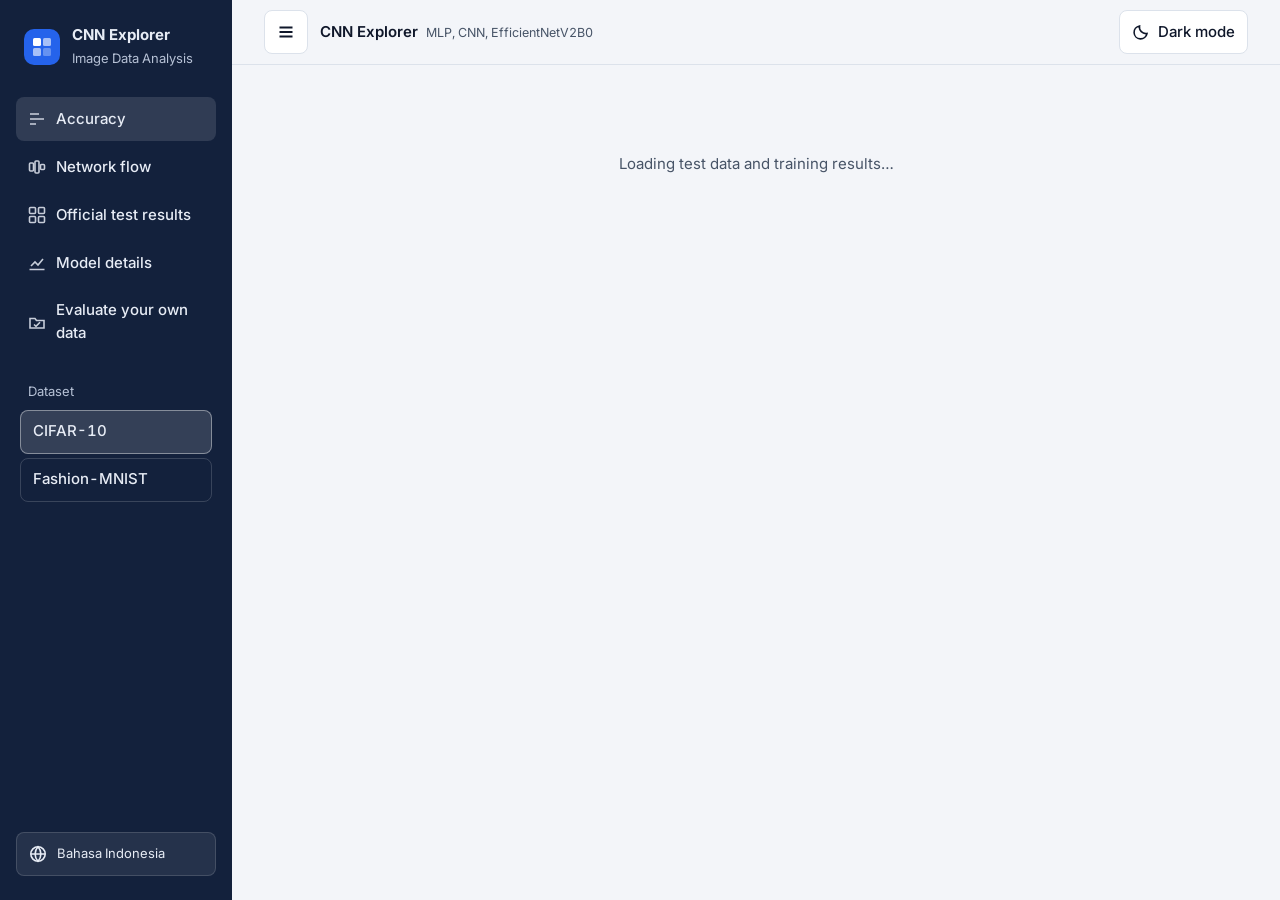
<file: index.html>
<!DOCTYPE html>
<html lang="en">
<head>
<meta charset="utf-8">
<meta http-equiv="refresh" content="0; url=dashboard/">
<title>CNN CIFAR-10 Optimizer Explorer</title>
</head>
<body>
<p>Opening the dashboard. If nothing happens, <a href="dashboard/">open the English dashboard</a> or <a href="dashboard/index.id.html">the Indonesian dashboard</a>.</p>
</body>
</html>
</file>
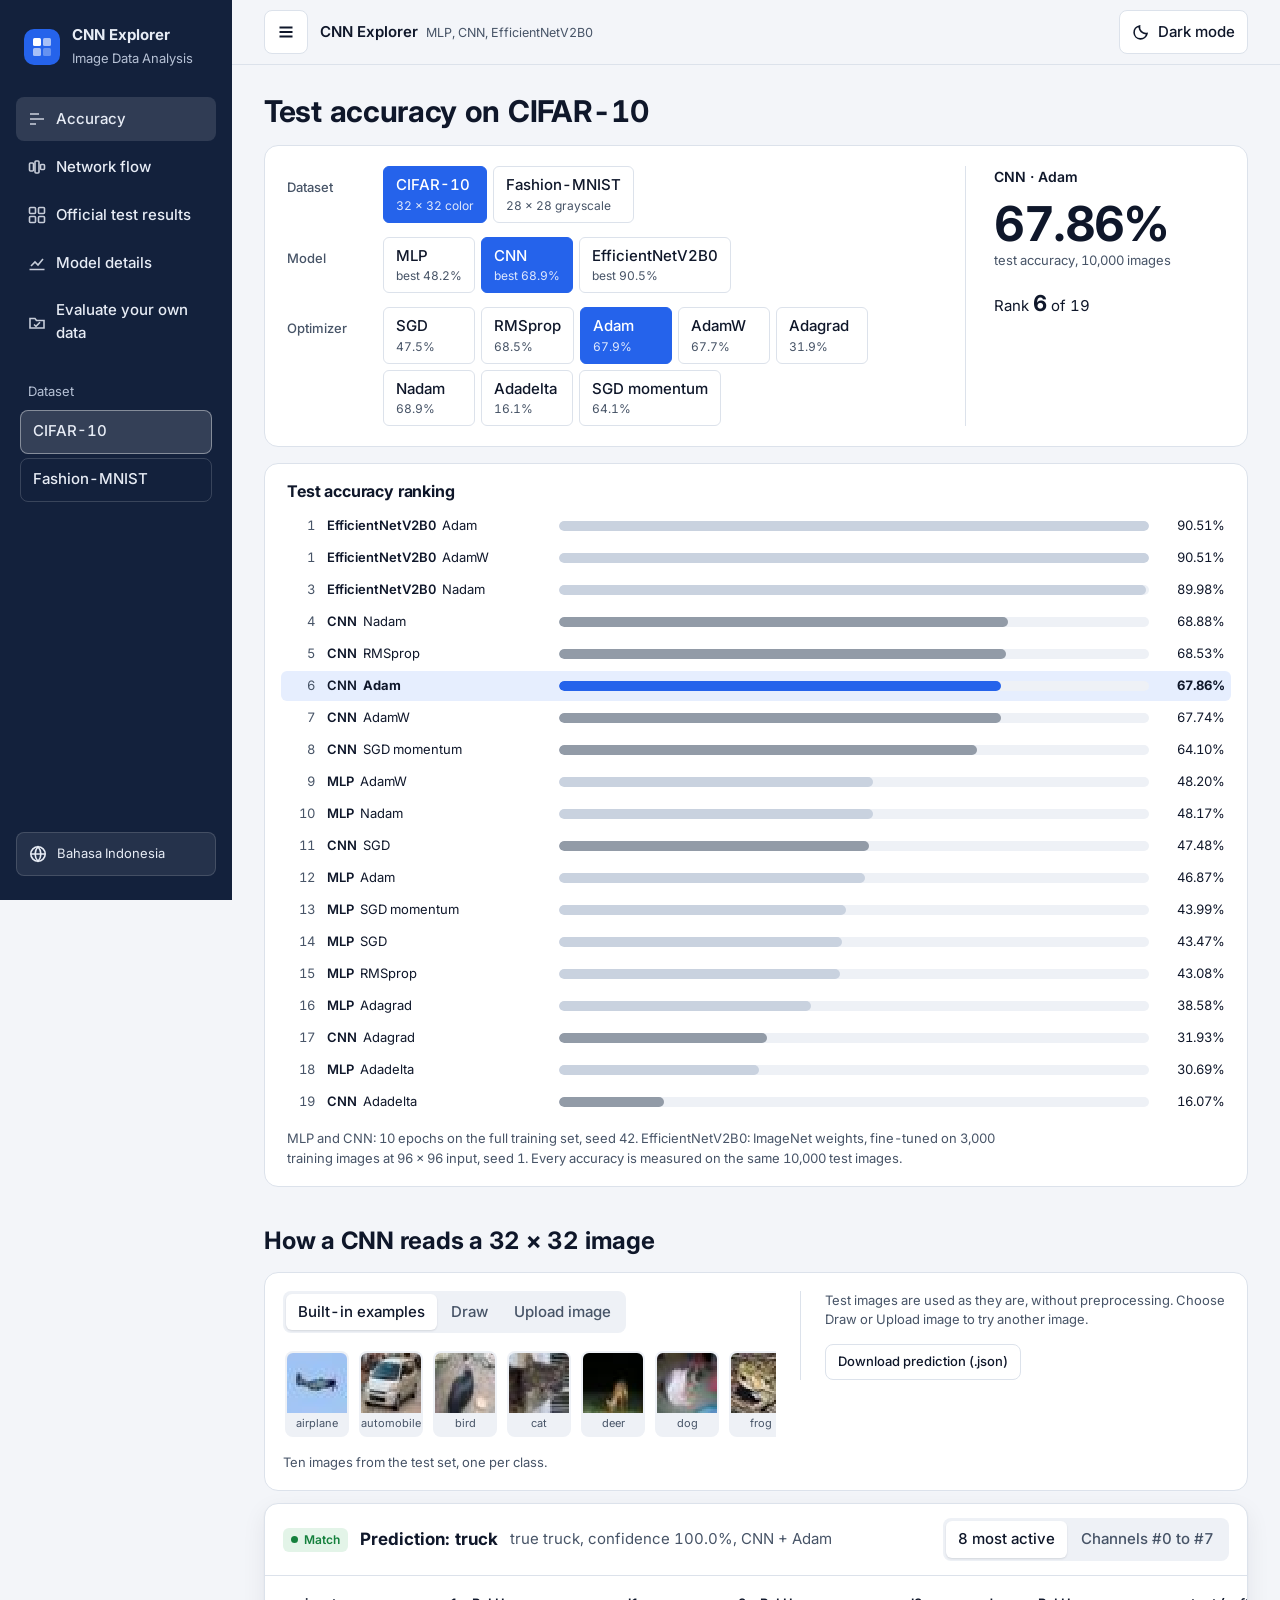
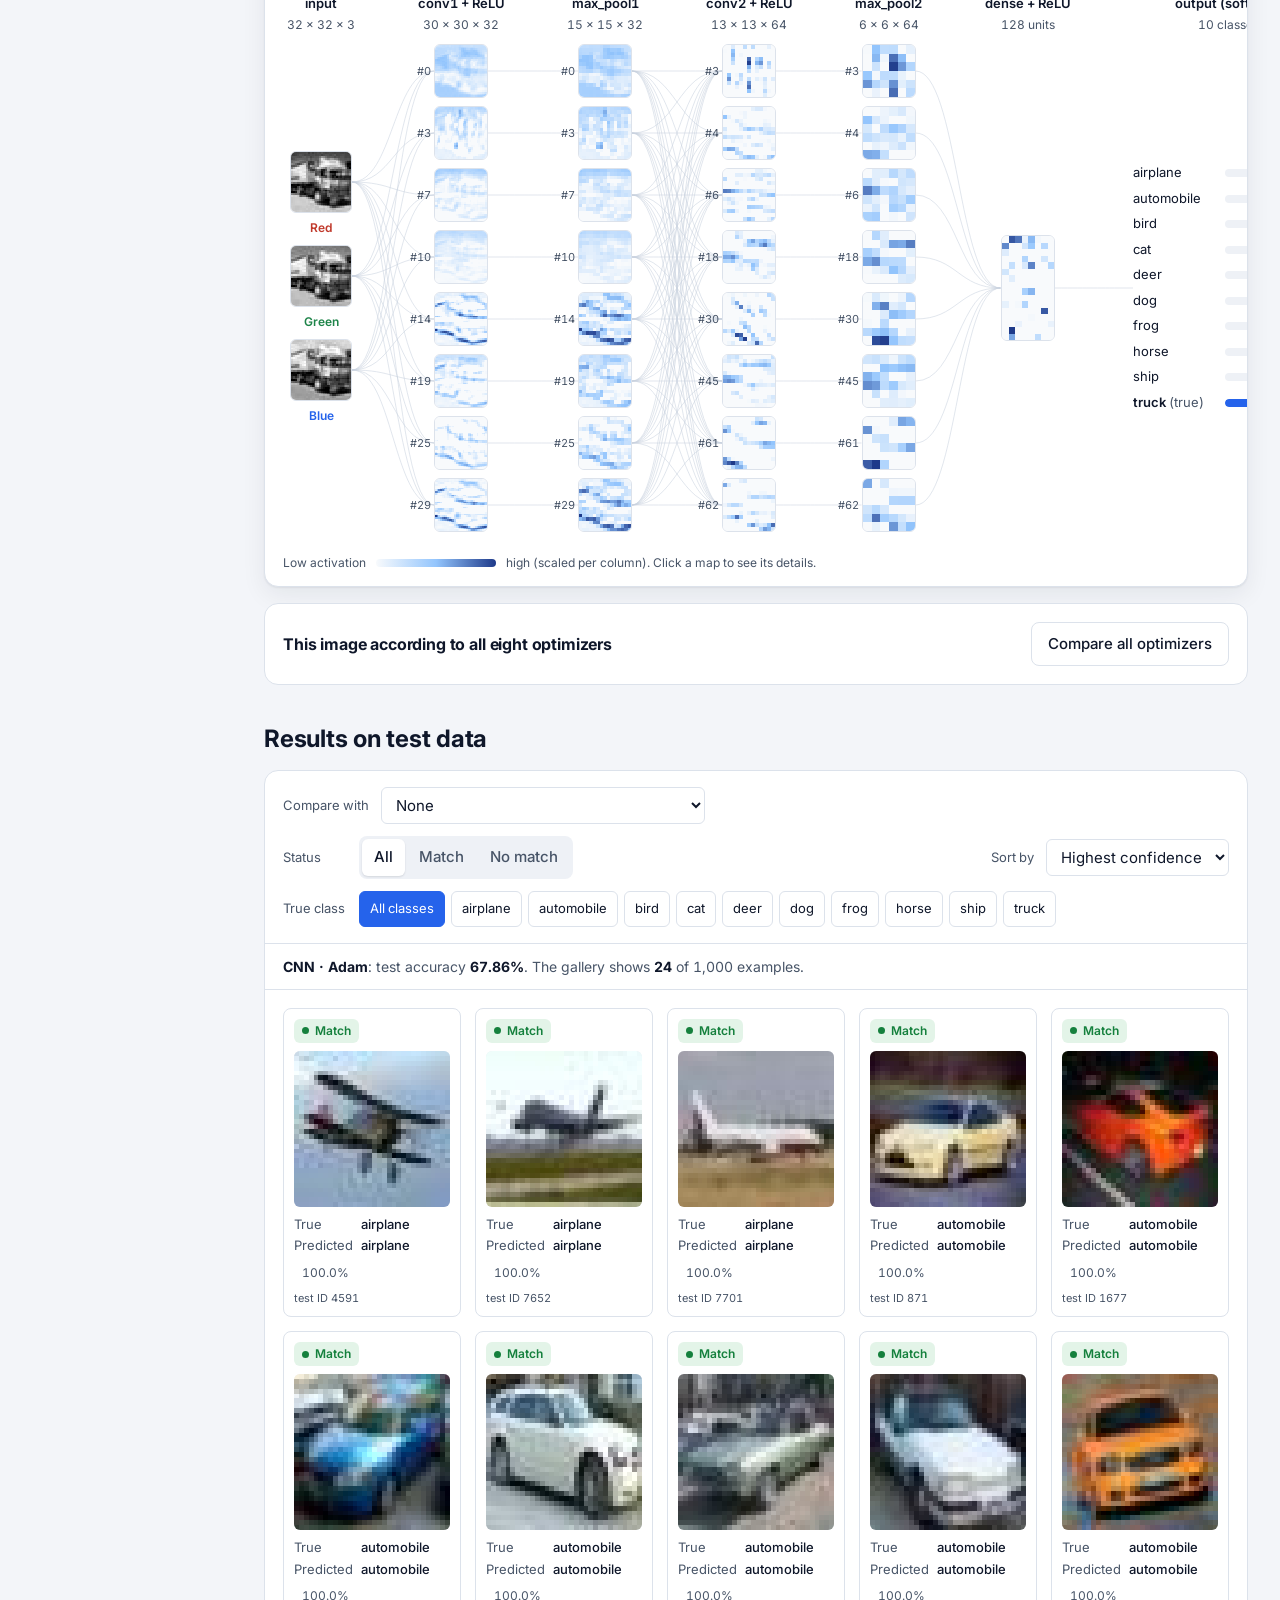
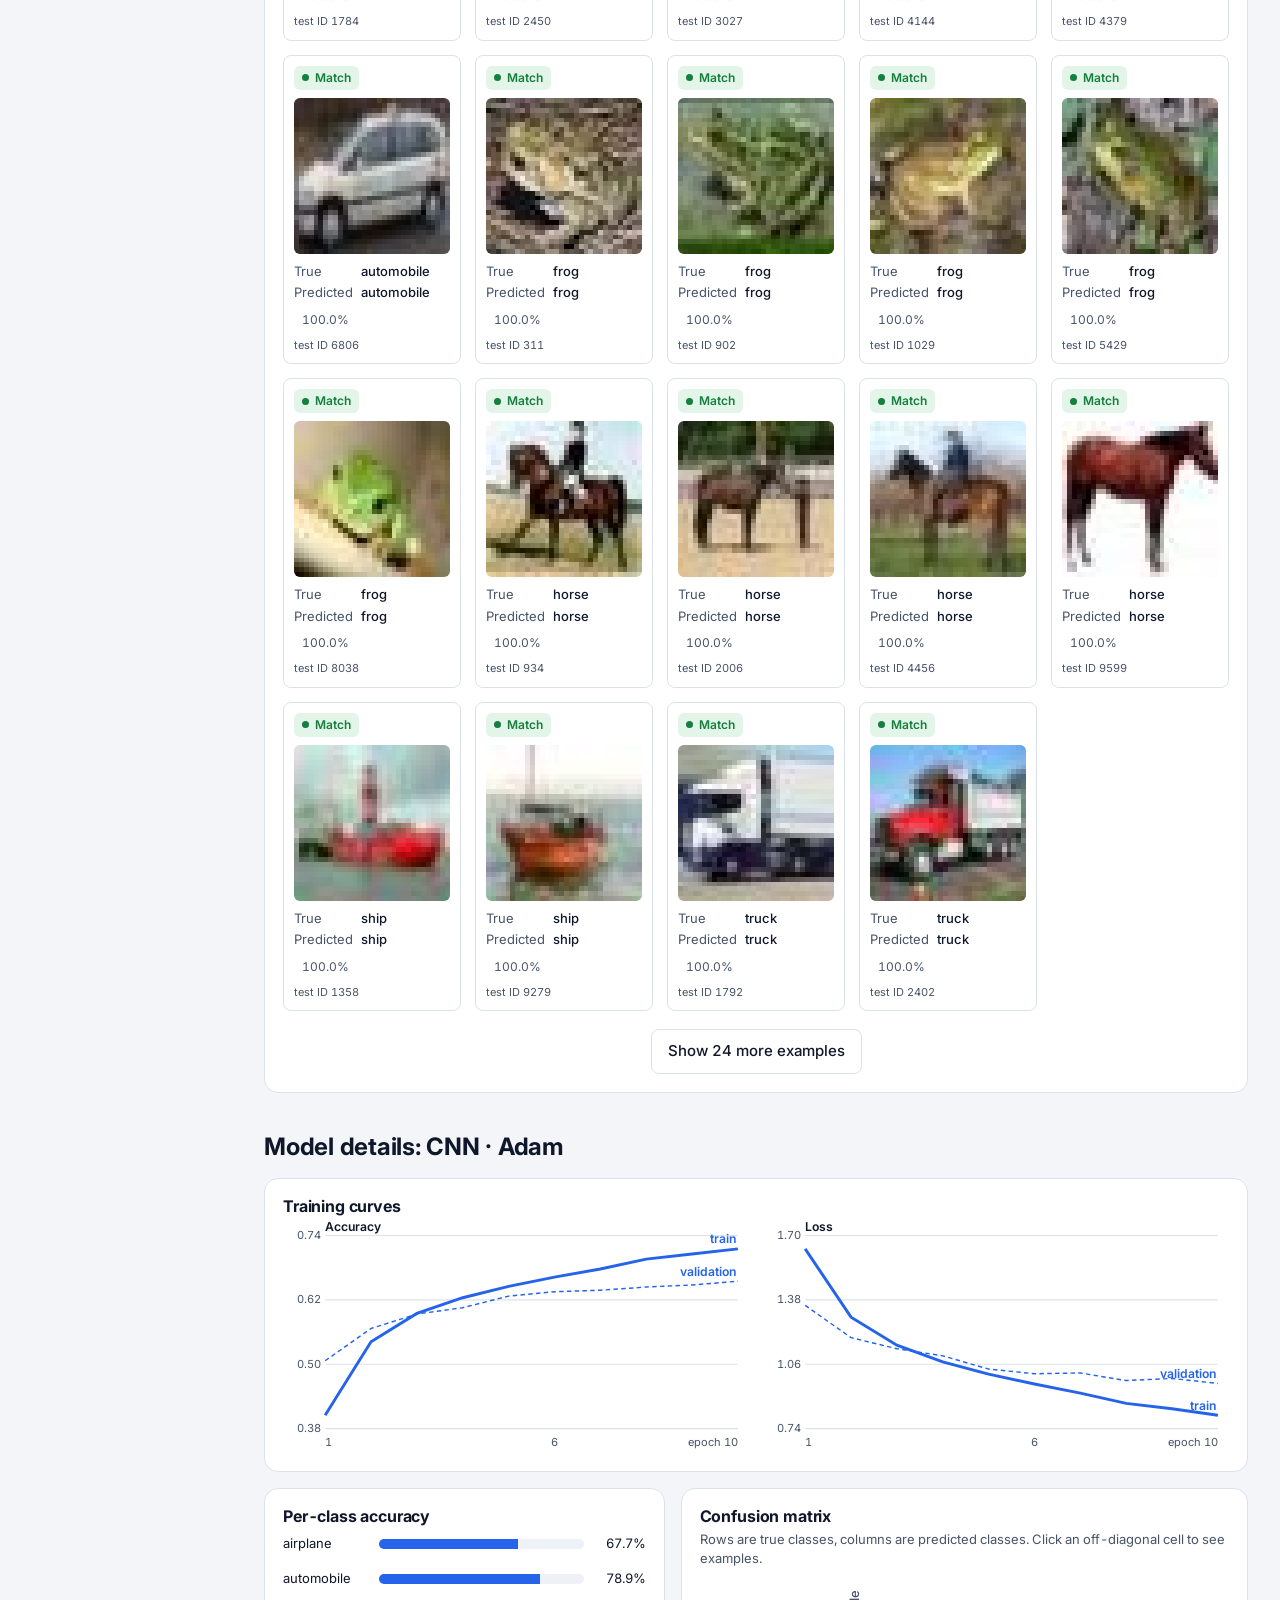
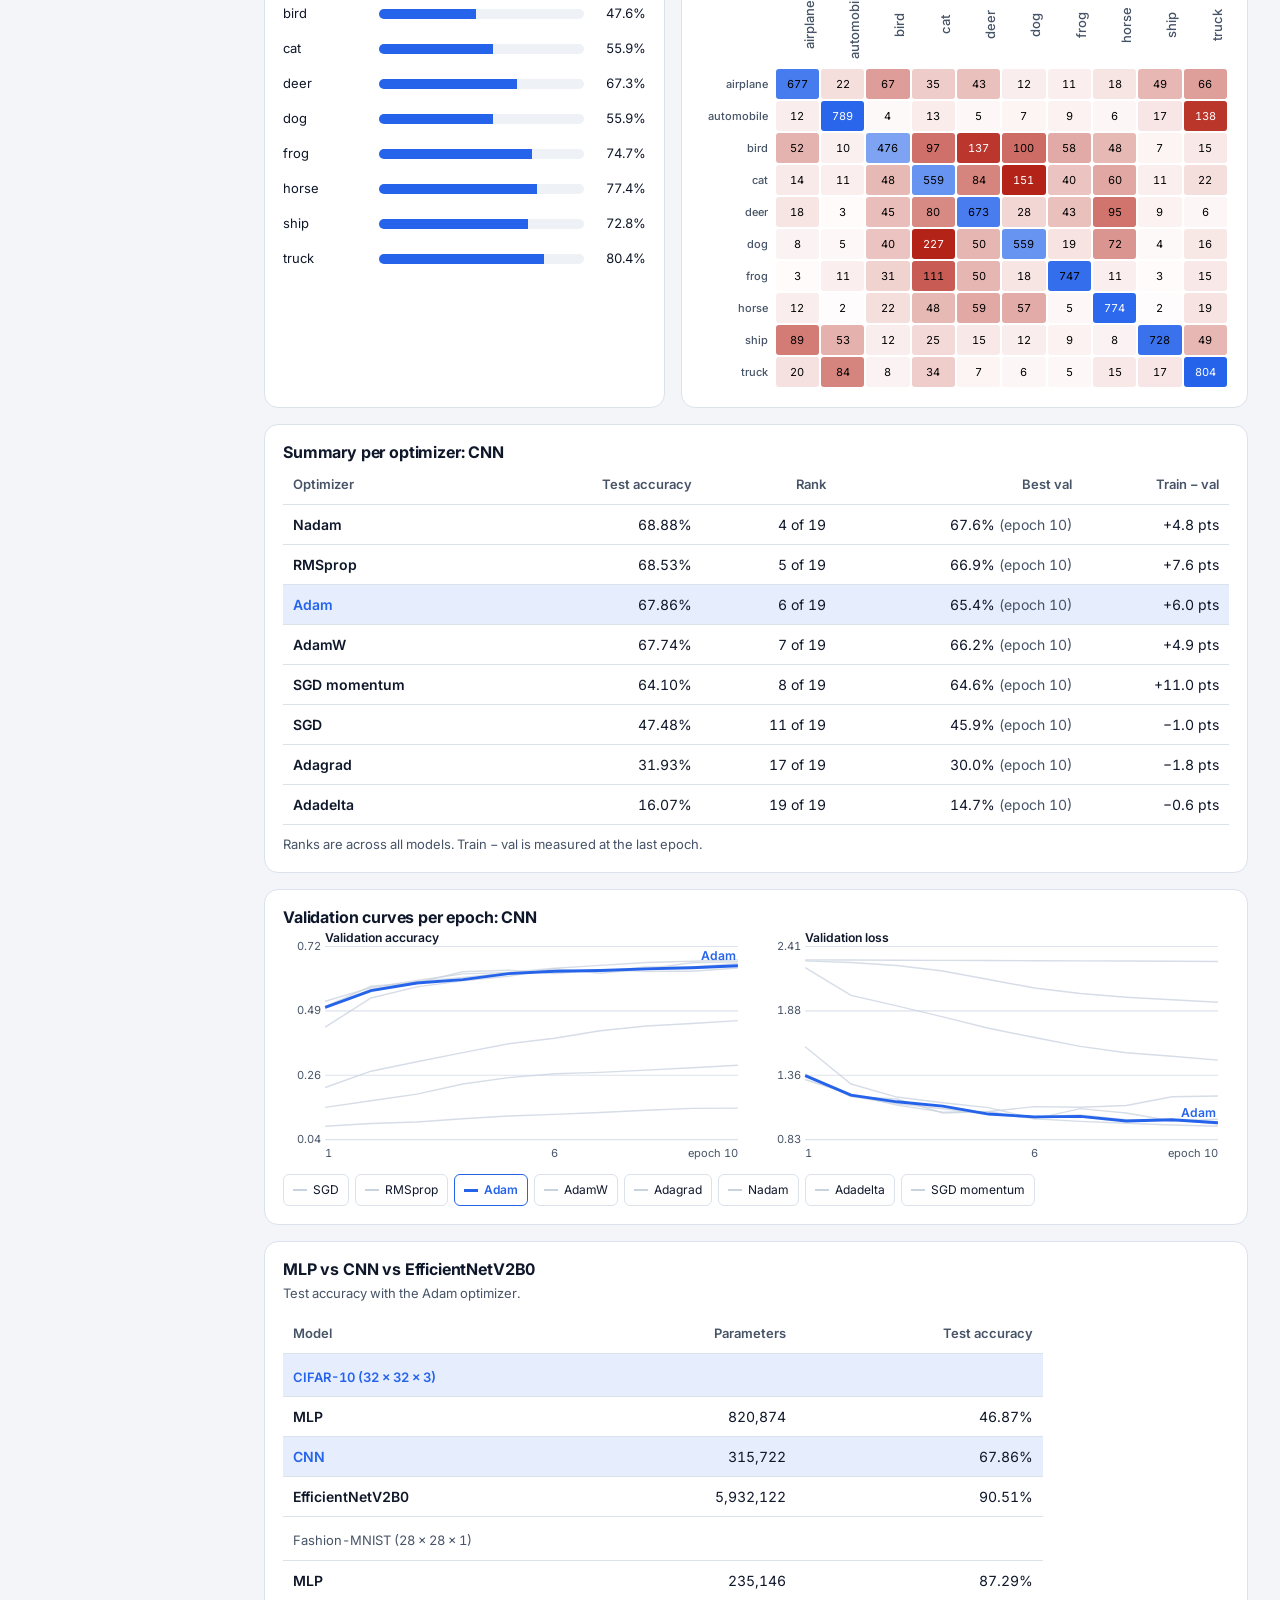
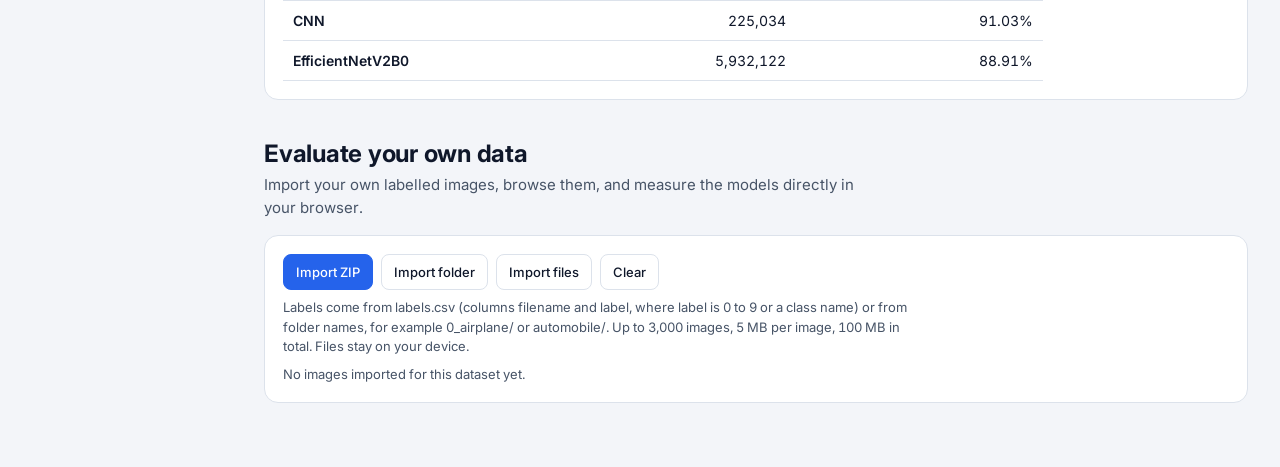
<file: dashboard/index.html>
<!DOCTYPE html>
<html lang="en">
<head>
<meta charset="utf-8">
<meta name="viewport" content="width=device-width, initial-scale=1">
<title>CNN Explorer: datasets and optimizers</title>
<link rel="icon" href="data:image/svg+xml,%3Csvg xmlns=%22http://www.w3.org/2000/svg%22 viewBox=%220 0 20 20%22%3E%3Crect width=%2220%22 height=%2220%22 rx=%224%22 fill=%22%232563EB%22/%3E%3C/svg%3E">
<link rel="preconnect" href="https://fonts.googleapis.com">
<link rel="preconnect" href="https://fonts.gstatic.com" crossorigin>
<link href="https://fonts.googleapis.com/css2?family=Inter:wght@400;500;600;700&display=swap" rel="stylesheet">
<style>
/* Design read: model-inspection tool for a statistics student and lecturer, calm instrument style
   (Lingua navy rail + CNN Explainer flow canvas). Dials ENERGY 2 / RHYTHM 2 / MOTION 1.
   Reasons: navy rail = stable navigation anchor from the Lingua reference; one blue accent = activation strength
   and selection, nothing else; green/red only for the cocok / tidak cocok verdict; Inter for dense numeric UI
   with tabular figures; shadow only on the flow canvas (the focal element) and the detail panel above it. */
:root{
  --rail:#13213C; --rail-ink:#E7ECF5; --rail-muted:#B7C2D6;
  --canvas:#F3F5F9; --surface:#FFFFFF; --sunken:#EEF1F6; --line:#DCE2EB; --link:#C9D2DF;
  --ink:#0F172A; --muted:#475467; --accent:#2563EB; --accent-soft:#E6EEFE;
  --ok:#15803D; --ok-soft:#E3F4E8; --bad:#B42318; --bad-soft:#FBE7E5;
  --map0:#F8FAFC; --map1:#93C5FD; --map2:#1E3A8A;
  --shadow:0 1px 2px rgba(15,23,42,.06),0 8px 24px rgba(15,23,42,.07);
  --r-panel:14px; --r-tile:8px; --r-chip:6px;
  color-scheme:light;
}
:root[data-theme="dark"]{
  --rail:#0A1222; --rail-ink:#E7ECF5; --rail-muted:#A9B5CA;
  --canvas:#0E1626; --surface:#16213A; --sunken:#1C2945; --line:#2A3A5C; --link:#33456B;
  --ink:#E8ECF4; --muted:#A8B3C7; --accent:#6EA0FF; --accent-soft:#1E3260;
  --ok:#4ADE80; --ok-soft:#173A28; --bad:#FF8A7A; --bad-soft:#47201C;
  --map0:#16213A; --map1:#3B6FD9; --map2:#DCE8FF;
  --shadow:0 1px 2px rgba(0,0,0,.3),0 8px 24px rgba(0,0,0,.35);
  color-scheme:dark;
}
*{box-sizing:border-box}
html{scroll-behavior:smooth}
@media (prefers-reduced-motion:reduce){html{scroll-behavior:auto}*{transition:none!important}}
body{margin:0;font-family:Inter,system-ui,-apple-system,"Segoe UI",sans-serif;background:var(--canvas);color:var(--ink);
  font-size:15px;line-height:1.5;font-variant-numeric:tabular-nums;-webkit-font-smoothing:antialiased}
button,input,select{font:inherit;color:inherit}
:focus-visible{outline:2px solid var(--accent);outline-offset:2px;border-radius:4px}
h1,h2,h3{margin:0;line-height:1.2;letter-spacing:-.01em}
p{margin:0}
.sr{position:absolute;width:1px;height:1px;overflow:hidden;clip:rect(0 0 0 0);white-space:nowrap}

/* layout */
.app{display:grid;grid-template-columns:232px minmax(0,1fr);min-height:100vh}
.rail{background:var(--rail);color:var(--rail-ink);position:sticky;top:0;height:100vh;padding:24px 16px;display:flex;flex-direction:column;gap:28px}
.brand{display:flex;gap:12px;align-items:center;padding:0 8px}
.brand-mark{width:36px;height:36px;border-radius:10px;background:var(--accent);display:grid;place-items:center;flex:none}
.brand-mark svg{display:block}
.brand b{display:block;font-size:15px}
.brand span{font-size:13px;color:var(--rail-muted)}
.nav{display:flex;flex-direction:column;gap:4px}
.nav a{color:var(--rail-ink);text-decoration:none;padding:10px 12px;border-radius:var(--r-tile);display:flex;gap:10px;align-items:center;min-height:44px;font-weight:500}
.nav a:hover{background:rgba(255,255,255,.07)}
.nav a.on{background:rgba(255,255,255,.12)}
.nav svg{flex:none;opacity:.85}
.rail-foot{margin-top:auto;display:flex;flex-direction:column;gap:12px;font-size:13px;color:var(--rail-muted)}
.theme-btn{display:flex;align-items:center;gap:10px;background:rgba(255,255,255,.08);border:1px solid rgba(255,255,255,.14);color:var(--rail-ink);
  border-radius:var(--r-tile);padding:10px 12px;min-height:44px;cursor:pointer;text-align:left}
.theme-btn:hover{background:rgba(255,255,255,.13)}
.rail :focus-visible{outline-color:#9DBBFF}

main{padding:28px 32px 64px;display:flex;flex-direction:column;gap:40px;min-width:0}
.panel{background:var(--surface);border:1px solid var(--line);border-radius:var(--r-panel)}
.sec-head{display:flex;justify-content:space-between;align-items:flex-end;gap:16px;flex-wrap:wrap;margin-bottom:16px}
.sec-head h2{font-size:24px}
.sec-head p{color:var(--muted);max-width:68ch;margin-top:6px}

/* header */
.top{display:grid;grid-template-columns:minmax(0,1fr) auto;gap:24px;align-items:end}
.top h1{font-size:30px;font-weight:700}
.top p{color:var(--muted);margin-top:8px;max-width:64ch}
.facts{display:flex;gap:28px;margin:0}
.facts div{display:flex;flex-direction:column}
.facts dt{font-size:13px;color:var(--muted)}
.facts dd{margin:0;font-size:20px;font-weight:600}

/* sample strip */
.strip{display:flex;gap:10px;overflow-x:auto;padding:4px 2px 8px;scrollbar-width:thin}
.thumb{flex:none;width:64px;padding:0;border:2px solid transparent;border-radius:var(--r-tile);background:var(--sunken);cursor:pointer;
  display:flex;flex-direction:column;align-items:stretch;overflow:hidden}
.thumb canvas,.thumb img{width:60px;height:60px;display:block;image-rendering:pixelated;object-fit:cover}
.thumb span{font-size:11px;padding:2px 0 3px;color:var(--muted);text-align:center;white-space:nowrap;overflow:hidden;text-overflow:ellipsis}
.thumb[aria-pressed="true"]{border-color:var(--accent)}
.thumb:hover{border-color:var(--link)}
.thumb[aria-pressed="true"]:hover{border-color:var(--accent)}
.upload{flex:none;width:64px;min-height:83px;border:2px dashed var(--link);border-radius:var(--r-tile);background:transparent;cursor:pointer;
  display:flex;flex-direction:column;align-items:center;justify-content:center;gap:2px;color:var(--muted);font-size:11px}
.upload:hover,.upload.drag{border-color:var(--accent);color:var(--accent)}
.strip-msg{font-size:13px;color:var(--muted);margin-top:4px;min-height:20px}
.strip-msg.err{color:var(--bad)}

/* flow */
.flow-wrap{box-shadow:var(--shadow);overflow:hidden}
.flow-bar{display:flex;justify-content:space-between;align-items:center;gap:16px;flex-wrap:wrap;padding:14px 18px;border-bottom:1px solid var(--line)}
.verdict-line{display:flex;align-items:center;gap:12px;flex-wrap:wrap}
.verdict-line strong{font-size:17px}
.seg{display:inline-flex;background:var(--sunken);border-radius:var(--r-tile);padding:3px;gap:2px}
.seg button{border:0;background:transparent;padding:7px 12px;border-radius:6px;cursor:pointer;color:var(--muted);font-weight:500;min-height:36px}
.seg button[aria-pressed="true"]{background:var(--surface);color:var(--ink);box-shadow:0 1px 2px rgba(15,23,42,.12)}
.flow-scroll{overflow-x:auto}
.flow{position:relative;display:grid;grid-template-columns:repeat(7,auto);justify-content:space-between;column-gap:40px;padding:18px 22px 22px;min-width:1080px}
.flow svg.links{position:absolute;inset:0;width:100%;height:100%;pointer-events:none;overflow:visible}
.links path{fill:none;stroke:var(--link);stroke-width:1;opacity:.55}
.links path.hot{stroke:var(--accent);opacity:.9;stroke-width:1.4}
.col{display:flex;flex-direction:column;align-items:center;gap:8px;position:relative;z-index:1}
.col-h{text-align:center;min-height:40px}
.col-h b{display:block;font-size:13px;font-weight:600}
.col-h small{font-size:12px;color:var(--muted)}
.maps{display:flex;flex-direction:column;gap:8px;justify-content:center;flex:1}
.map{padding:0;border:1px solid var(--line);background:var(--surface);border-radius:6px;cursor:pointer;position:relative;display:block}
.map canvas{display:block;width:52px;height:52px;image-rendering:pixelated;border-radius:5px}
.map .idx{position:absolute;left:-30px;top:50%;transform:translateY(-50%);font-size:11px;color:var(--muted);width:26px;text-align:right}
.map:hover{border-color:var(--accent)}
.map[aria-pressed="true"]{outline:2px solid var(--accent);outline-offset:1px}
.map.in canvas{width:60px;height:60px}
.chan{font-size:12px;font-weight:600;text-align:center;margin-top:-2px}
.dense canvas{width:52px;height:104px;image-rendering:pixelated;display:block;border-radius:5px}
.out{display:flex;flex-direction:column;gap:6px;justify-content:center;flex:1;min-width:190px}
.out-row{display:grid;grid-template-columns:84px 1fr 46px;align-items:center;gap:8px;font-size:13px}
.out-row .bar{height:8px;background:var(--sunken);border-radius:4px;overflow:hidden}
.out-row .bar i{display:block;height:100%;background:var(--link);border-radius:4px}
.out-row.top .bar i{background:var(--accent)}
.out-row.top{font-weight:600}
.out-row.truth span:first-child::after{content:" (true)";color:var(--muted);font-weight:400}
.out-row em{font-style:normal;text-align:right;color:var(--muted)}
.out-row.top em{color:var(--ink)}
.legend{display:flex;align-items:center;gap:10px;font-size:12px;color:var(--muted);padding:0 18px 14px}
.ramp{width:120px;height:8px;border-radius:4px}

/* verdict tab: identity motif, the label that sits on top of every image */
.tab{display:inline-flex;align-items:center;gap:6px;font-size:12px;font-weight:600;padding:3px 8px;border-radius:var(--r-chip)}
.tab::before{content:"";width:7px;height:7px;border-radius:50%;background:currentColor}
.tab.ok{background:var(--ok-soft);color:var(--ok)}
.tab.bad{background:var(--bad-soft);color:var(--bad)}
.tab.unk{background:var(--sunken);color:var(--muted)}

/* detail */
.detail{margin-top:16px;padding:18px;display:grid;grid-template-columns:auto minmax(0,1fr);gap:24px;box-shadow:var(--shadow)}
.detail[hidden]{display:none}
.detail-big canvas{width:208px;height:208px;image-rendering:pixelated;border-radius:var(--r-tile);border:1px solid var(--line);display:block}
.detail h3{font-size:18px}
.detail .d-head{display:flex;justify-content:space-between;gap:12px;align-items:flex-start}
.detail p{color:var(--muted);margin-top:6px;max-width:70ch}
.stats{display:flex;gap:24px;margin:14px 0}
.stats div{font-size:13px;color:var(--muted)}
.stats b{display:block;font-size:17px;color:var(--ink)}
.kernels{display:flex;flex-wrap:wrap;gap:10px;margin-top:8px}
.kern{display:flex;flex-direction:column;align-items:center;gap:3px;font-size:11px;color:var(--muted)}
.kern canvas{width:42px;height:42px;image-rendering:pixelated;border:1px solid var(--line);border-radius:4px}
.icon-btn{border:1px solid var(--line);background:var(--surface);border-radius:var(--r-tile);min-width:44px;min-height:44px;cursor:pointer;display:grid;place-items:center}
.icon-btn:hover{border-color:var(--accent)}

/* gallery */
.controls{display:flex;flex-direction:column;gap:12px;padding:16px 18px;border-bottom:1px solid var(--line)}
.ctrl-row{display:flex;gap:12px;align-items:center;flex-wrap:wrap}
.ctrl-row > label,.ctrl-row > .lbl{font-size:13px;color:var(--muted);min-width:64px}
.chips{display:flex;gap:6px;flex-wrap:wrap}
.chip{border:1px solid var(--line);background:var(--surface);border-radius:var(--r-chip);padding:6px 10px;cursor:pointer;font-size:13px;min-height:36px}
.chip:hover{border-color:var(--accent)}
.chip[aria-pressed="true"]{background:var(--accent);border-color:var(--accent);color:#fff}
:root[data-theme="dark"] .chip[aria-pressed="true"]{color:#0A1222}
select{border:1px solid var(--line);background:var(--surface);border-radius:var(--r-chip);padding:7px 10px;min-height:36px}
.summary{padding:12px 18px;font-size:14px;color:var(--muted);border-bottom:1px solid var(--line)}
.summary b{color:var(--ink)}
.grid{display:grid;grid-template-columns:repeat(auto-fill,minmax(150px,1fr));gap:14px;padding:18px}
.card{border:1px solid var(--line);border-radius:var(--r-tile);background:var(--surface);padding:10px;cursor:pointer;text-align:left;display:flex;flex-direction:column;gap:8px}
.card:hover{border-color:var(--accent)}
.card canvas{width:100%;aspect-ratio:1;image-rendering:pixelated;border-radius:6px;display:block;background:var(--sunken)}
.card dl{margin:0;display:grid;grid-template-columns:auto 1fr;gap:2px 8px;font-size:13px}
.card dt{color:var(--muted)}
.card dd{margin:0;font-weight:500;overflow:hidden;text-overflow:ellipsis;white-space:nowrap}
.conf{display:flex;align-items:center;gap:8px;font-size:12px;color:var(--muted)}
.conf .bar{flex:1;height:6px;background:var(--sunken);border-radius:3px;overflow:hidden}
.conf .bar i{display:block;height:100%;background:var(--accent)}
.empty{padding:40px 18px;text-align:center;color:var(--muted)}
.more{display:flex;justify-content:center;padding:0 18px 18px}
.btn{border:1px solid var(--line);background:var(--surface);border-radius:var(--r-tile);padding:10px 16px;min-height:44px;cursor:pointer;font-weight:500}
.btn:hover{border-color:var(--accent)}

/* training */
.train-grid{display:grid;grid-template-columns:repeat(12,minmax(0,1fr));gap:16px}
.train-grid .panel{padding:18px}
.train-grid h3{font-size:16px;margin-bottom:4px}
.train-grid .note{font-size:13px;color:var(--muted);margin-bottom:12px}
.span-7{grid-column:span 7}.span-5{grid-column:span 5}.span-6{grid-column:span 6}.span-12{grid-column:span 12}
table{border-collapse:collapse;width:100%;font-size:14px}
th,td{padding:9px 10px;border-bottom:1px solid var(--line);text-align:right}
th:first-child,td:first-child{text-align:left}
thead th{font-weight:600;color:var(--muted);font-size:13px}
tbody th{font-weight:600}
tr.grp td{color:var(--muted);font-size:13px;padding-top:14px;text-align:left}
.pos{color:var(--ok);font-weight:600}
.curves{display:grid;grid-template-columns:1fr 1fr;gap:12px}
.curves svg{width:100%;height:auto;display:block}
.curves text{fill:var(--muted);font-size:10px}
.ckey{display:flex;gap:16px;flex-wrap:wrap;font-size:12px;color:var(--muted);margin-top:8px}
.ckey span{display:inline-flex;align-items:center;gap:6px}
.ckey i{display:inline-block;width:18px;height:0;border-top:2px solid}
.pcls{display:flex;flex-direction:column;gap:7px}
.pcls button{display:grid;grid-template-columns:86px 1fr 52px;gap:10px;align-items:center;font-size:13px;border:0;background:none;padding:2px 0;cursor:pointer;text-align:left;min-height:28px}
.pcls button:hover span:first-child{color:var(--accent)}
.pcls .bar{height:10px;background:var(--sunken);border-radius:5px;overflow:hidden}
.pcls .bar i{display:block;height:100%;background:var(--accent)}
.pcls em{font-style:normal;text-align:right}
.cm-scroll{overflow-x:auto}
.cm{border-collapse:separate;border-spacing:2px;font-size:11px;margin:0 auto}
.cm td,.cm th{border:0;padding:0;text-align:center}
.cm td{width:44px;height:30px;border-radius:3px}
.cm th{color:var(--muted);font-weight:500;padding:0 6px}
.cm thead th{height:58px;vertical-align:bottom;writing-mode:vertical-rl;transform:rotate(180deg);padding:4px 0}
.cm .ax{font-size:12px;color:var(--muted)}
.prov{font-size:13px;color:var(--muted);max-width:90ch}

/* states */
.loading{padding:60px 0;text-align:center;color:var(--muted)}
.loading.err{color:var(--bad)}

@media (max-width:1100px){.span-7,.span-5,.span-6{grid-column:span 12}}
@media (max-width:860px){
  .app{grid-template-columns:minmax(0,1fr)}
  main{padding:20px 16px 48px;gap:32px}
  .top{grid-template-columns:1fr}
  .top h1{font-size:24px}
  .facts{gap:18px;flex-wrap:wrap}
  .facts dd{font-size:17px}
  .detail{grid-template-columns:1fr}
  .detail-big canvas{width:160px;height:160px}
  .curves{grid-template-columns:1fr}
  .grid{grid-template-columns:repeat(auto-fill,minmax(140px,1fr));padding:14px;gap:10px}
}

/* Input panel of the network flow (examples, drawing, file, imported image), imported datasets, live evaluation. Same tokens as the rest of the page: one blue accent for
   selection and the model's top class, green/red only for right/wrong, surfaces and lines unchanged. */
.in-grid{display:grid;grid-template-columns:minmax(0,1.15fr) minmax(0,1fr);gap:24px;align-items:start}
.in-grid>*{min-width:0}
#inPanel{padding:18px}
#inPanel .strip{margin-top:0}
.in-prep{border-left:1px solid var(--line);padding-left:24px}
.in-prep #labExNote{margin-top:0}
.pv{max-height:230px}
.imp,.ev,.gal{padding:18px;min-width:0}
.ev,.gal{margin-top:16px}
.gal h3{font-size:16px}
.lab-src{margin-top:14px}
.draw-box{display:flex;justify-content:center;background:var(--sunken);border-radius:var(--r-tile);padding:12px}
#labCanvas{width:280px;max-width:100%;aspect-ratio:1;border-radius:6px;border:1px solid var(--line);touch-action:none;cursor:crosshair;display:block}
.draw-tools{display:flex;flex-wrap:wrap;gap:10px 16px;align-items:center;margin-top:12px}
.rng{display:inline-flex;align-items:center;gap:8px;font-size:13px;color:var(--muted)}
.rng b{font-weight:500;color:var(--ink);min-width:44px;font-variant-numeric:tabular-nums}
.rng input[type=range]{accent-color:var(--accent);width:130px}
.rng input[type=color]{width:40px;height:32px;border:1px solid var(--line);border-radius:6px;padding:2px;background:var(--surface)}
.btn.sm{min-height:36px;padding:7px 12px;font-size:13px}
.btn.primary{background:var(--accent);border-color:var(--accent);color:#fff}
.btn.primary:hover{filter:brightness(1.08)}
:root[data-theme="dark"] .btn.primary{color:#0A1222}
.btn:disabled{opacity:.5;cursor:not-allowed}
.btn:disabled:hover{border-color:var(--line)}
.lab-drop{border:1.5px dashed var(--link);border-radius:var(--r-tile);padding:26px 16px;display:flex;flex-direction:column;align-items:center;gap:6px;text-align:center;color:var(--muted);font-size:13px}
.lab-drop.over{border-color:var(--accent);background:var(--accent-soft)}
.fname{color:var(--ink)}.fname.err{color:var(--bad)}
.prep{display:flex;flex-direction:column;gap:2px}
.ctl{display:flex;flex-direction:column;gap:4px;font-size:13px;color:var(--muted);min-width:0}
.ctl select{color:var(--ink);max-width:100%}
.prep .ctl{flex-direction:row;align-items:center;gap:10px;flex-wrap:wrap;margin-bottom:4px}
.check.sm{font-size:12px;color:var(--muted)}
.prev2{display:grid;grid-template-columns:repeat(2,minmax(0,1fr));gap:12px;margin-top:12px}
.prev2 figure{margin:0}
.prev2 figcaption{font-size:12px;color:var(--muted);margin-bottom:6px}
.pv{position:relative;background:var(--sunken);border-radius:var(--r-tile);aspect-ratio:1;display:grid;place-items:center;overflow:hidden}
.pv canvas{max-width:100%;max-height:100%;display:block}
#labInput{width:70%;height:auto;aspect-ratio:1}
canvas.pix,img.pix{image-rendering:pixelated}
.pv-empty{position:absolute;font-size:13px;color:var(--muted)}
.hint{font-size:13px;color:var(--muted);margin-top:8px;max-width:80ch;overflow-wrap:anywhere}
.hint.err,.hint.warn{color:var(--bad)}
.lab-acts{display:flex;flex-wrap:wrap;gap:8px;align-items:center;margin-top:14px}
.tblw{overflow-x:auto;margin-top:10px}
.tbl{border-collapse:collapse;font-size:13px;width:100%}
.tbl th,.tbl td{padding:6px 10px;border-bottom:1px solid var(--line);text-align:left;white-space:nowrap}
.tbl thead th{font-weight:500;color:var(--muted);font-size:12px}
.tbl td small{color:var(--muted);margin-left:4px}
.tbl tr.sel th,.tbl tr.sel td{background:var(--accent-soft)}
.imp-bar{display:flex;justify-content:space-between;gap:12px;flex-wrap:wrap}
.imp-bar .lab-acts{margin-top:0}
.rep{background:var(--sunken);border-radius:var(--r-tile);padding:10px 14px;font-size:13px;margin-top:12px}
.rep ul{margin:6px 0 0;padding-left:18px;display:flex;flex-direction:column;gap:3px}
.rep li.ok{color:var(--ok)}.rep li.warn{color:var(--bad)}
#galCls{margin-top:14px}
#galCls small{color:var(--muted);margin-left:2px}
.ctrl-line{display:flex;gap:10px;align-items:center;flex-wrap:wrap;margin-top:10px;font-size:13px}
.igrid{display:grid;grid-template-columns:repeat(auto-fill,minmax(112px,1fr));gap:10px;margin-top:14px}
.icard{border:1px solid var(--line);border-radius:var(--r-tile);background:var(--surface);padding:8px;cursor:pointer;display:flex;flex-direction:column;gap:4px;text-align:left;min-width:0}
.icard:hover{border-color:var(--accent)}
.icard img{width:100%;aspect-ratio:1;object-fit:contain;background:var(--sunken);border-radius:4px}
.icard .nm{font-size:11px;color:var(--muted);overflow:hidden;text-overflow:ellipsis;white-space:nowrap}
.icard .lb{font-size:13px;font-weight:500}
.icard .lb i{font-style:normal;color:var(--muted);font-weight:400}
.icard .tab{align-self:flex-start;font-size:11px;padding:1px 6px}
.pager{display:flex;gap:12px;align-items:center;justify-content:center;margin-top:14px;font-size:13px;color:var(--muted)}
.ev h3{font-size:16px}
.ev-ctl{display:flex;flex-wrap:wrap;gap:12px;align-items:end;margin-top:12px}
.ev-ctl .ctl{flex:0 1 320px}
.ev-ready{font-size:14px;margin-top:6px}
.adv{margin-top:14px;font-size:13px}
.adv summary{cursor:pointer;color:var(--muted);padding:6px 0}
.adv summary:hover{color:var(--ink)}
.adv .ev-ctl{margin-top:4px}
.from-ev{background:var(--sunken);border-radius:var(--r-tile);padding:12px 14px;display:flex;flex-direction:column;gap:4px;align-items:flex-start}
.from-ev .hint{margin:0}
.from-ev p{margin:0;font-size:14px;overflow-wrap:anywhere}
.from-ev-nm span{color:var(--muted);font-size:13px}
.from-ev i{font-style:normal;color:var(--muted)}
.from-ev .btn{margin-top:6px}
.icard .act{font-size:11px;color:var(--muted);margin-top:auto;padding-top:2px}
.icard:hover .act,.icard:focus-visible .act{color:var(--accent)}
.ev-ctl .lab-acts{margin-top:0}
.evprog{display:flex;gap:10px;align-items:center;margin-top:12px;font-size:13px;color:var(--muted)}
.evprog .bar{flex:1;height:8px;background:var(--sunken);border-radius:4px;overflow:hidden}
.evprog .bar i{display:block;height:100%;width:0;background:var(--accent);transition:width .15s}
.badge-sample{display:inline-block;margin-top:14px;font-size:13px;font-weight:600;color:var(--ink);background:var(--accent-soft);border-left:3px solid var(--accent);padding:6px 10px;border-radius:4px}
.kpis{display:grid;grid-template-columns:repeat(5,minmax(0,1fr));gap:10px;margin-top:12px}
.kpi-leg{font-size:13px;margin-top:10px;color:var(--ink)}
.kpi-leg span,.kpi-leg em{color:var(--muted);font-style:normal}
.kpi{border:1px solid var(--line);border-radius:var(--r-tile);padding:10px 12px;display:flex;flex-direction:column;gap:2px}
.kpi span{font-size:12px;color:var(--muted)}
.kpi b{font-size:22px;font-weight:700;font-variant-numeric:tabular-nums}
.kpi em{font-style:normal;font-size:14px;color:var(--muted);font-variant-numeric:tabular-nums}
.ev-grid{display:grid;grid-template-columns:minmax(0,1fr) minmax(0,1.1fr);gap:20px;margin-top:16px}
.ev-grid>div{min-width:0}
.ev-grid h4,.agree h4{font-size:14px;margin:0 0 6px}
.ev-grid h4 small{font-weight:400;color:var(--muted)}
.agree{margin-top:16px}
.agree ul{margin:0;padding-left:18px;font-size:13px;display:flex;flex-direction:column;gap:3px}
.cmb{all:unset;cursor:pointer;display:block;width:100%;height:100%;line-height:30px}
.cmb:focus-visible{outline:2px solid currentColor;outline-offset:-2px}
@media (max-width:1100px){.in-grid,.ev-grid{grid-template-columns:1fr}.in-prep{border-left:0;padding-left:0;border-top:1px solid var(--line);padding-top:16px}.kpis{grid-template-columns:repeat(3,minmax(0,1fr))}}
@media (max-width:620px){.kpis{grid-template-columns:repeat(2,minmax(0,1fr))}.ev-ctl .ctl{flex:1 1 100%}#inPanel,.imp,.ev,.gal{padding:14px}.igrid{grid-template-columns:repeat(auto-fill,minmax(96px,1fr))}}
</style>
<style>
/* picker: dataset -> model -> optimizer, with the selected result as the focal number */
.pick{padding:20px 22px;display:grid;grid-template-columns:minmax(0,1fr) 260px;gap:28px;align-items:start}
.pick-row{display:grid;grid-template-columns:84px minmax(0,1fr);gap:12px;align-items:start}
.pick-row + .pick-row{margin-top:14px}
.pick-row > .lbl{font-size:13px;color:var(--muted);padding-top:12px;font-weight:500}
.optlist{display:flex;flex-wrap:wrap;gap:6px}
.optbtn{border:1px solid var(--line);background:var(--surface);border-radius:var(--r-chip);padding:7px 12px;min-height:44px;cursor:pointer;font-weight:500;display:flex;flex-direction:column;align-items:flex-start;gap:0;min-width:92px;text-align:left}
.optbtn small{font-size:12px;color:var(--muted);font-weight:400}
.optbtn:hover{border-color:var(--accent)}
.optbtn[aria-pressed="true"]{background:var(--accent);border-color:var(--accent);color:#fff}
.optbtn[aria-pressed="true"] small{color:rgba(255,255,255,.85)}
:root[data-theme="dark"] .optbtn[aria-pressed="true"]{color:#0A1222}
:root[data-theme="dark"] .optbtn[aria-pressed="true"] small{color:rgba(10,18,34,.8)}
.optmsg{font-size:13px;color:var(--muted);margin-top:10px;min-height:20px}
.optmsg.err{color:var(--bad)}
.optmsg:empty{min-height:0;margin:0}
.score{border-left:1px solid var(--line);padding-left:28px;display:flex;flex-direction:column;gap:2px;min-height:100%}
.score .who{font-size:14px;font-weight:600}
.score .num{font-size:48px;font-weight:700;letter-spacing:-.03em;line-height:1.05;margin-top:10px}
.score .cap{font-size:13px;color:var(--muted)}
.score .rk{margin-top:14px;font-size:15px}
.score .rk b{font-size:22px}
/* ranking: every trained configuration on one scale from 0 */
.rankp{padding:18px 22px;margin-top:16px}
.rankp h2{font-size:16px;margin-bottom:10px}
.rank{display:flex;flex-direction:column;gap:2px}
.rank button{display:grid;grid-template-columns:28px minmax(150px,220px) minmax(0,1fr) 64px;gap:12px;align-items:center;border:0;background:none;padding:3px 6px;margin:0 -6px;border-radius:6px;cursor:pointer;text-align:left;font-size:13px;min-height:30px}
.rank button:hover{background:var(--sunken)}
.rank .n{color:var(--muted);text-align:right}
.rank .who b{font-weight:600;margin-right:6px}
.rank .bar{height:10px;background:var(--sunken);border-radius:5px;overflow:hidden}
.rank .bar i{display:block;height:100%;background:var(--link);border-radius:5px}
.rank .same .bar i{background:var(--muted);opacity:.55}
.rank button[aria-pressed="true"]{background:var(--accent-soft)}
.rank button[aria-pressed="true"] .bar i{background:var(--accent);opacity:1}
.rank button[aria-pressed="true"] .who,.rank button[aria-pressed="true"] em{font-weight:700}
.rank em{font-style:normal;text-align:right}
.rank-note{font-size:13px;color:var(--muted);margin-top:12px;max-width:90ch}
.drop-zone{position:fixed;inset:12px;z-index:60;border:3px dashed var(--accent);border-radius:var(--r-panel);background:rgba(37,99,235,.10);display:grid;place-items:center;pointer-events:none}
.drop-zone p{background:var(--surface);color:var(--ink);font-size:18px;font-weight:600;padding:14px 22px;border-radius:var(--r-tile);box-shadow:var(--shadow)}
.flow.mlp{grid-template-columns:repeat(5,auto);min-width:860px}
.flow-wrap.busy .flow{opacity:.35;transition:opacity .15s}
.eff-pred{margin-top:12px;box-shadow:var(--shadow)}
.eff-body{display:grid;grid-template-columns:auto minmax(0,460px);justify-content:start;gap:40px;align-items:center;padding:20px 22px}
.eff-img canvas{width:160px;height:160px;image-rendering:pixelated;border-radius:var(--r-tile);border:1px solid var(--line);display:block;background:var(--sunken)}
.eff-pred .out-row{grid-template-columns:96px 1fr 52px}
.eff-pred.busy .eff-body{opacity:.4}
.eff-note{font-size:13px;color:var(--muted);padding:0 22px 16px;max-width:90ch}
.eff-note.err{color:var(--bad)}
@media (max-width:620px){.eff-body{grid-template-columns:1fr;gap:16px;padding:16px}.eff-img canvas{width:120px;height:120px}}
.compare{margin-top:16px;padding:18px}
.compare .c-head{display:flex;justify-content:space-between;align-items:center;gap:12px;flex-wrap:wrap}
.compare h3{font-size:16px}
.compare p.note{font-size:13px;color:var(--muted);margin-top:4px}
.compare p.note:empty{display:none}
.crows:empty{display:none}
.crows{display:grid;grid-template-columns:repeat(auto-fill,minmax(210px,1fr));gap:8px;margin-top:14px}
.crow{border:1px solid var(--line);border-radius:var(--r-tile);background:var(--surface);padding:10px 12px;text-align:left;cursor:pointer;display:flex;flex-direction:column;gap:6px}
.crow:hover{border-color:var(--accent)}
.crow[aria-pressed="true"]{border-color:var(--accent);box-shadow:inset 0 0 0 1px var(--accent)}
.crow .r1{display:flex;justify-content:space-between;align-items:center;gap:8px}
.crow b{font-size:14px}
.crow span.p{font-size:13px;color:var(--muted)}
.crow span.p strong{color:var(--ink);font-weight:600}
.check{display:inline-flex;align-items:center;gap:8px;font-size:13px;color:var(--ink);min-height:36px;cursor:pointer}
.check input{width:18px;height:18px;accent-color:var(--accent)}
.card .vs{font-size:12px;color:var(--muted);display:flex;gap:6px;align-items:center;flex-wrap:wrap;border-top:1px dashed var(--line);padding-top:7px}
.card .vs .tab{font-size:11px;padding:1px 6px}
div.card{cursor:default}
div.card:hover{border-color:var(--line)}
.sid{font-size:11px;color:var(--muted)}
tr.sel th,tr.sel td{background:var(--accent-soft)}
tr.sel th{color:var(--accent)}
tr.click{cursor:pointer}
tr.click:hover th,tr.click:hover td{background:var(--sunken)}
tr.sel:hover th,tr.sel:hover td{background:var(--accent-soft)}
tr.grp.sel td{color:var(--accent);font-weight:600}
.optrow-btn{all:unset;cursor:pointer;font-weight:600}
.optrow-btn:focus-visible{outline:2px solid var(--accent);outline-offset:2px;border-radius:3px}
.curves2{display:grid;grid-template-columns:1fr 1fr;gap:14px}
.curves2 svg{width:100%;height:auto;display:block}
.curves2 text{fill:var(--muted);font-size:10px}
.okey{display:flex;flex-wrap:wrap;gap:6px;margin-top:10px}
.okey button{border:1px solid var(--line);background:var(--surface);border-radius:var(--r-chip);padding:5px 9px;font-size:12px;cursor:pointer;min-height:32px;display:inline-flex;align-items:center;gap:6px}
.okey button i{width:14px;height:0;border-top:2px solid var(--link)}
.okey button[aria-pressed="true"]{border-color:var(--accent);color:var(--accent);font-weight:600}
.okey button[aria-pressed="true"] i{border-top:3px solid var(--accent)}
.okey button:hover{border-color:var(--accent)}
.lang-btn{text-decoration:none}
.tab{white-space:nowrap;flex:none}
.lang-short{display:none;font-weight:600}
.rail-ds{display:flex;flex-direction:column;gap:8px;padding:0 4px}
.rail-ds p{font-size:13px;color:var(--rail-muted);margin:0 8px}
.rail-ds-btns{display:flex;flex-direction:column;gap:4px}
.rail-ds-btns button{background:transparent;border:1px solid rgba(255,255,255,.16);color:var(--rail-ink);border-radius:var(--r-tile);padding:9px 12px;min-height:44px;text-align:left;cursor:pointer;font-weight:500}
.rail-ds-btns button:hover{background:rgba(255,255,255,.07)}
.rail-ds-btns button[aria-pressed="true"]{background:rgba(255,255,255,.14);border-color:rgba(255,255,255,.4)}
#invWrap{margin-top:2px}
#selB{max-width:100%;min-width:0}
#fAgree{flex-wrap:wrap;max-width:100%}
.pcls button span:first-child{overflow:hidden;text-overflow:ellipsis;white-space:nowrap}
.cm thead th{white-space:nowrap;height:84px}
.brand{position:relative}
.brand-text{min-width:0}
[hidden]{display:none!important}
/* header: menu (left) and theme (right) stay reachable whatever the sidebar does */
.topbar{position:sticky;top:0;z-index:20;display:flex;align-items:center;gap:12px;padding:10px 32px;background:var(--canvas);border-bottom:1px solid var(--line)}
.topbar-title{font-weight:600;font-size:15px;flex:1;min-width:0;overflow:hidden;text-overflow:ellipsis;white-space:nowrap}
.topbar-title small{font-weight:400;color:var(--muted);margin-left:8px}
.menu-btn,.theme-toggle{border:1px solid var(--line);background:var(--surface);border-radius:var(--r-tile);min-height:44px;cursor:pointer;display:inline-flex;align-items:center;gap:8px}
.menu-btn{width:44px;justify-content:center}
.theme-toggle{padding:0 12px;font-weight:500}
.menu-btn:hover,.theme-toggle:hover{border-color:var(--accent)}
.theme-toggle[aria-pressed="true"]{background:var(--accent-soft);border-color:var(--accent)}
.theme-toggle .sun{display:none}.theme-toggle[aria-pressed="true"] .sun{display:block}.theme-toggle[aria-pressed="true"] .moon{display:none}
.rail-close{display:none;background:transparent;border:1px solid rgba(255,255,255,.18);color:var(--rail-ink);border-radius:var(--r-tile);width:44px;height:44px;place-items:center;cursor:pointer;margin-left:auto;flex:none}
.rail-close:hover{background:rgba(255,255,255,.1)}
.scrim{position:fixed;inset:0;background:rgba(5,10,20,.5);z-index:40}
.app.rail-closed{grid-template-columns:minmax(0,1fr)}
.app.rail-closed .rail{display:none}
.main-col{min-width:0;display:flex;flex-direction:column}
main section{scroll-margin-top:76px}
@media (max-width:1100px){.pick{grid-template-columns:1fr}.score{border-left:0;border-top:1px solid var(--line);padding:18px 0 0}}
@media (max-width:860px){
  .optbtn{min-width:0}.curves2{grid-template-columns:1fr}
  .pick{padding:16px}.pick-row{grid-template-columns:1fr;gap:6px}.pick-row > .lbl{padding-top:0}
  .rankp{padding:16px}
  .rank button{grid-template-columns:22px minmax(0,1fr) 58px;gap:4px 10px}
  .rank .bar{grid-column:2/4;grid-row:2}
  .topbar{padding:8px 16px}
  .topbar-title small{display:none}
  .rail-close{display:grid}
  .app .rail{position:fixed;inset:0 auto 0 0;z-index:50;width:min(300px,86vw);height:100dvh;overflow-y:auto;transform:translateX(-105%);transition:transform .2s ease;visibility:hidden}
  .app.drawer-open .rail{transform:none;visibility:visible}
}
@media (max-width:860px) and (prefers-reduced-motion:reduce){.app .rail{transition:none}}
@media (max-width:480px){.theme-toggle{width:44px;padding:0;justify-content:center}.theme-toggle span{position:absolute;width:1px;height:1px;overflow:hidden;clip:rect(0 0 0 0);white-space:nowrap}.score .num{font-size:40px}}
</style>
</head>
<body>
<div class="app">
  <aside class="rail" id="sidebar" aria-label="Side menu">
    <div class="brand">
      <div class="brand-mark" aria-hidden="true">
        <svg width="20" height="20" viewBox="0 0 20 20"><rect x="1" y="1" width="8" height="8" rx="1.5" fill="#fff"/><rect x="11" y="1" width="8" height="8" rx="1.5" fill="#fff" opacity=".6"/><rect x="1" y="11" width="8" height="8" rx="1.5" fill="#fff" opacity=".6"/><rect x="11" y="11" width="8" height="8" rx="1.5" fill="#fff" opacity=".3"/></svg>
      </div>
      <div class="brand-text"><b>CNN Explorer</b><span>Image Data Analysis</span></div>
      <button class="rail-close" id="railClose" type="button" aria-label="Close the side menu" title="Close the side menu"><svg width="16" height="16" viewBox="0 0 16 16" stroke="currentColor" stroke-width="1.8" aria-hidden="true"><path d="M3 3l10 10M13 3L3 13"/></svg></button>
    </div>
    <nav class="nav" id="railNav" aria-label="Page sections">
      <a href="#akurasi" class="on"><svg width="18" height="18" viewBox="0 0 18 18" fill="none" stroke="currentColor" stroke-width="1.6"><path d="M2 4h9M2 9h14M2 14h6"/></svg><span class="lbl">Accuracy</span></a>
      <a href="#alur"><svg width="18" height="18" viewBox="0 0 18 18" fill="none" stroke="currentColor" stroke-width="1.6"><rect x="1.5" y="5" width="4" height="8" rx="1"/><rect x="7" y="3" width="4" height="12" rx="1"/><rect x="12.5" y="6.5" width="4" height="5" rx="1"/></svg><span class="lbl">Network flow</span></a>
      <a href="#hasil"><svg width="18" height="18" viewBox="0 0 18 18" fill="none" stroke="currentColor" stroke-width="1.6"><rect x="1.5" y="1.5" width="6" height="6" rx="1"/><rect x="10.5" y="1.5" width="6" height="6" rx="1"/><rect x="1.5" y="10.5" width="6" height="6" rx="1"/><rect x="10.5" y="10.5" width="6" height="6" rx="1"/></svg><span class="lbl">Official test results</span></a>
      <a href="#training"><svg width="18" height="18" viewBox="0 0 18 18" fill="none" stroke="currentColor" stroke-width="1.6"><path d="M1.5 15.5h15M3 12l4-4 3 3 5-6"/></svg><span class="lbl">Model details</span></a>
      <a href="#evaluasi"><svg width="18" height="18" viewBox="0 0 18 18" fill="none" stroke="currentColor" stroke-width="1.6"><path d="M2 5.5h5l1.5 2H16v7.5H2z"/><path d="M6 11.5l2 1.8 4-4"/></svg><span class="lbl">Evaluate your own data</span></a>
    </nav>
    <div class="rail-ds">
      <p id="lblDsRail">Dataset</p>
      <div class="rail-ds-btns" role="group" aria-labelledby="lblDsRail">
        <button type="button" data-ds="cifar10" aria-pressed="true">CIFAR-10</button>
        <button type="button" data-ds="fashion" aria-pressed="false">Fashion-MNIST</button>
      </div>
    </div>
    <div class="rail-foot">
      <a class="theme-btn lang-btn" href="index.id.html" lang="id" hreflang="id"><svg width="18" height="18" viewBox="0 0 18 18" fill="none" stroke="currentColor" stroke-width="1.6" aria-hidden="true"><circle cx="9" cy="9" r="7.2"/><path d="M1.8 9h14.4M9 1.8c2 2.2 2.9 4.6 2.9 7.2S11 14 9 16.2C7 14 6.1 11.6 6.1 9S7 4 9 1.8Z"/></svg><span>Bahasa Indonesia</span><b class="lang-short">ID</b></a>
    </div>
  </aside>

  <div class="main-col">
  <header class="topbar" id="topbar">
    <button class="menu-btn" id="menuBtn" type="button" aria-controls="sidebar" aria-expanded="true" aria-label="Close the side menu" title="Close the side menu"><svg width="18" height="18" viewBox="0 0 18 18" fill="none" stroke="currentColor" stroke-width="1.8" aria-hidden="true"><path d="M2.5 4.5h13M2.5 9h13M2.5 13.5h13"/></svg></button>
    <span class="topbar-title">CNN Explorer<small>MLP, CNN, EfficientNetV2B0</small></span>
    <button class="theme-toggle" id="themeBtn" type="button" aria-pressed="false"><svg class="moon" width="18" height="18" viewBox="0 0 18 18" fill="none" stroke="currentColor" stroke-width="1.6" aria-hidden="true"><path d="M15 10.5A6.5 6.5 0 0 1 7.5 3a6.5 6.5 0 1 0 7.5 7.5Z"/></svg><svg class="sun" width="18" height="18" viewBox="0 0 18 18" fill="none" stroke="currentColor" stroke-width="1.6" aria-hidden="true"><circle cx="9" cy="9" r="3.2"/><path d="M9 1.5v2M9 14.5v2M1.5 9h2M14.5 9h2M3.7 3.7l1.4 1.4M12.9 12.9l1.4 1.4M3.7 14.3l1.4-1.4M12.9 5.1l1.4-1.4"/></svg><span id="themeLbl">Dark mode</span></button>
  </header>
  <main id="main">
    <div id="boot" class="loading" role="status">Loading test data and training results…</div>

    <section id="akurasi" hidden>
      <div class="top"><h1 id="pageTitle"></h1></div>
      <div class="panel pick" style="margin-top:16px">
        <div>
          <div class="pick-row">
            <span class="lbl" id="lblDs">Dataset</span>
            <div class="optlist" role="group" aria-labelledby="lblDs">
              <button type="button" class="optbtn" data-ds="cifar10" aria-pressed="true"><span>CIFAR-10</span><small>32 × 32 color</small></button>
              <button type="button" class="optbtn" data-ds="fashion" aria-pressed="false"><span>Fashion-MNIST</span><small>28 × 28 grayscale</small></button>
            </div>
          </div>
          <div class="pick-row">
            <span class="lbl" id="lblModel">Model</span>
            <div class="optlist" role="group" aria-labelledby="lblModel" id="modelList"></div>
          </div>
          <div class="pick-row">
            <span class="lbl" id="lblOpt">Optimizer</span>
            <div class="optlist" role="group" aria-labelledby="lblOpt" id="optList"></div>
          </div>
          <p class="optmsg" id="optMsg" aria-live="polite"></p>
        </div>
        <div class="score" id="score" aria-live="polite"></div>
      </div>
      <div class="panel rankp">
        <h2>Test accuracy ranking</h2>
        <div class="rank" id="rank" role="group" aria-label="Test accuracy ranking"></div>
        <p class="rank-note" id="rankNote"></p>
      </div>
    </section>

    <section id="alur" hidden>
      <div class="sec-head"><h2 id="heroTitle">How a CNN reads a 32 × 32 image</h2></div>
      <div id="flowArea">
        <div class="panel" id="inPanel"></div>

        <div class="panel eff-pred" id="effPanel" hidden>
          <div class="flow-bar"><div class="verdict-line" id="effVerdict" aria-live="polite"></div></div>
          <div class="eff-body">
            <div class="eff-img"><canvas id="effImg"></canvas></div>
            <div class="out" id="effOut"></div>
          </div>
          <p class="eff-note" id="effNote"></p>
        </div>
        <div id="cnnArea">
        <div class="panel flow-wrap" id="flowWrap" style="margin-top:12px">
          <div class="flow-bar">
            <div class="verdict-line" id="verdict" aria-live="polite"></div>
            <div class="seg" id="chSeg" role="group" aria-label="Channels shown">
              <button type="button" data-ch="top" aria-pressed="true">8 most active</button>
              <button type="button" data-ch="first" aria-pressed="false">Channels #0 to #7</button>
            </div>
          </div>
          <div class="flow-scroll"><div class="flow" id="flow"></div></div>
          <div class="legend"><span>Low activation</span><span class="ramp" id="ramp"></span><span>high (scaled per column). Click a map to see its details.</span></div>
        </div>

        <div class="panel detail" id="detail" hidden aria-live="polite"></div>

        <div class="panel compare">
          <div class="c-head">
            <div>
              <h3>This image according to all eight optimizers</h3>
              <p class="note" id="cmpNote"></p>
            </div>
            <button class="btn" type="button" id="cmpBtn">Compare all optimizers</button>
          </div>
          <div class="crows" id="crows" aria-live="polite"></div>
        </div>
        </div>
      </div>
    </section>

    <section id="hasil" hidden>
      <div class="sec-head"><h2>Results on test data</h2></div>
      <div class="panel">
        <div class="controls">
          <div class="ctrl-row">
            <label class="lbl" for="selB">Compare with</label>
            <select id="selB"></select>
          </div>
          <div class="ctrl-row">
            <span class="lbl" id="lblStatus">Status</span>
            <div class="seg" role="group" aria-labelledby="lblStatus" id="fStatus">
              <button type="button" data-v="all" aria-pressed="true">All</button>
              <button type="button" data-v="ok" aria-pressed="false">Match</button>
              <button type="button" data-v="bad" aria-pressed="false">No match</button>
            </div>
            <label for="fSort" style="min-width:auto;margin-left:auto">Sort by</label>
            <select id="fSort">
              <option value="hi">Highest confidence</option>
              <option value="lo">Lowest confidence</option>
              <option value="idx">Image index</option>
            </select>
          </div>
          <div class="ctrl-row">
            <span class="lbl" id="lblKelas">True class</span>
            <div class="chips" role="group" aria-labelledby="lblKelas" id="fClass"></div>
          </div>
          <div class="ctrl-row" id="agreeRow" hidden>
            <span class="lbl" id="lblAgree">Both models</span>
            <div class="seg" role="group" aria-labelledby="lblAgree" id="fAgree">
              <button type="button" data-v="all" aria-pressed="true">All</button>
              <button type="button" data-v="both" aria-pressed="false">Both right</button>
              <button type="button" data-v="onlyA" aria-pressed="false">Only selected right</button>
              <button type="button" data-v="onlyB" aria-pressed="false">Only comparison right</button>
              <button type="button" data-v="none" aria-pressed="false">Both wrong</button>
            </div>
          </div>
        </div>
        <div class="summary" id="summary" aria-live="polite"></div>
        <div class="grid" id="grid"></div>
        <div class="more" id="more"></div>
      </div>
    </section>

    <section id="training" hidden>
      <div class="sec-head"><h2 id="detTitle">Model details</h2></div>
      <div class="train-grid">
        <div class="panel span-12">
          <h3 id="runTitle">Training curves</h3>
          <div class="curves2" id="runCurves"></div>
        </div>
        <div class="panel span-5">
          <h3 id="pclsTitle">Per-class accuracy</h3>
          <div class="pcls" id="pcls"></div>
        </div>
        <div class="panel span-7">
          <h3 id="cmTitle">Confusion matrix</h3>
          <p class="note">Rows are true classes, columns are predicted classes. Click an off-diagonal cell to see examples.</p>
          <div class="cm-scroll" id="cm"></div>
        </div>
        <div class="panel span-12">
          <h3 id="optTitle">Summary per optimizer</h3>
          <div style="overflow-x:auto"><table id="optTable"></table></div>
          <p class="note" id="optNote" style="margin:10px 0 0"></p>
        </div>
        <div class="panel span-12">
          <h3 id="curvesTitle">Validation curves per epoch</h3>
          <div class="curves2" id="curves"></div>
          <div class="okey" id="okey" role="group" aria-label="Select an optimizer in the chart"></div>
        </div>
        <div class="panel span-12">
          <h3>MLP vs CNN vs EfficientNetV2B0</h3>
          <p class="note" id="mvcNote"></p>
          <div style="overflow-x:auto"><table id="cmpTable" style="max-width:760px"></table></div>
        </div>
      </div>
    </section>
    <section id="evaluasi" hidden></section>
  </main>
  </div>
  <div class="scrim" id="scrim" hidden></div>
  <div class="drop-zone" id="dropZone" hidden aria-hidden="true"><p>Drop the image anywhere to inspect it</p></div>
</div>

<script>
"use strict";
const LANG="en";
const LOCALE=LANG==="en"?"en-US":"id-ID";
let D, atlasCtx, CLS, SUMMARY=null;
const DSC = {};               // dataset key -> {D, atlasCtx}
const WCACHE = {};            // "<dataset>/<model>-<slug>" -> weights
/* One selection drives the whole page: dataset (S.ds) -> model (S.model) -> optimizer (S.opt).
   MLP and CNN run in the browser; EfficientNetV2B0 results come from exported predictions. */
const S = {ds:"cifar10", model:"cnn", opt:"adam", inv:true, cur:null, chMode:"top", sel:null, status:"all", agree:"all", cls:-1, pred:null, sort:"hi", shown:24, uploads:[], cmpAll:false, cmpB:""};
const wk = (slug,ds=S.ds,model=S.model)=>ds+"/"+model+"-"+slug;
const $ = s=>document.querySelector(s);
const nf = (v,d=0)=>v.toLocaleString(LOCALE,{minimumFractionDigits:d,maximumFractionDigits:d});
const pct = (v,d=1)=>nf(v*100,d)+"%";
const css = n=>getComputedStyle(document.documentElement).getPropertyValue(n).trim();
const hex = h=>{h=h.replace("#","");return [0,2,4].map(i=>parseInt(h.slice(i,i+2),16));};
const cmFg = c=>{const l=c.map(v=>{v/=255;return v<=0.03928?v/12.92:Math.pow((v+0.055)/1.055,2.4);});return (0.2126*l[0]+0.7152*l[1]+0.0722*l[2])<0.179?"#fff":"#000";};
const MNAME={mlp:"MLP",cnn:"CNN",effnet:"EfficientNetV2B0"};
const MODELS=["mlp","cnn","effnet"];
const EFF_PARAMS=5932122;     // model.count_params() in experiments/runs/budget/*/effnet-*/seed-*/run.json
const OPTS = ()=>D.models[S.model].opts;    // optimizers that run in the browser (MLP or CNN)
const MODEL = ()=>MNAME[S.model];
const optOf = ()=>curE();

function f16(b64){const s=atob(b64),u=new Uint8Array(s.length);for(let i=0;i<s.length;i++)u[i]=s.charCodeAt(i);
  const h=new Uint16Array(u.buffer),o=new Float32Array(h.length);
  for(let i=0;i<h.length;i++){const x=h[i],sg=x&0x8000?-1:1,e=(x>>10)&31,f=x&1023;
    o[i]=e===0?sg*f*Math.pow(2,-24):e===31?(f?NaN:sg*Infinity):sg*(1+f/1024)*Math.pow(2,e-15);}
  return o;}
async function loadW(slug,ds=S.ds,model=S.model){
  const key=wk(slug,ds,model);if(WCACHE[key])return WCACHE[key];
  const r=await fetch(`data/${ds}/w-${model}-${slug}.json`);if(!r.ok)throw new Error(r.status);const j=await r.json();
  const L=j.layers.map(l=>({kind:l.kind,w:f16(l.w),b:f16(l.b),shape:l.shape}));
  const W=model==="cnn"?{model,conv1:L[0],conv2:L[1],dense:L[2],output:L[3]}:{model,h1:L[0],h2:L[1],output:L[2]};
  W.ref=j.ref;WCACHE[key]=W;return W;}
async function loadDS(ds){
  if(DSC[ds])return DSC[ds];
  const r=await fetch(`data/${ds}/data.json`);if(!r.ok)throw new Error(r.status);const d=await r.json();
  const img=new Image();await new Promise((ok,no)=>{img.onload=ok;img.onerror=no;img.src=d.atlas;});
  const c=document.createElement("canvas");c.width=img.width;c.height=img.height;const ctx=c.getContext("2d",{willReadFrequently:true});ctx.drawImage(img,0,0);
  DSC[ds]={D:d,atlasCtx:ctx};return DSC[ds];}
/* input geometry of the current dataset: 32 → 30 → 15 → 13 → 6 for CIFAR-10, 28 → 26 → 13 → 11 → 5 for Fashion-MNIST */
function G(){const H=D.shape[0],C=D.shape[2],c1=H-2,p1=Math.floor(c1/2),c2=p1-2,p2=Math.floor(c2/2);return {H,C,c1,p1,c2,p2,flat:p2*p2*64};}
const CHN=()=>G().C===3?["red","green","blue"]:["gray"];
const CHN_CAP=()=>G().C===3?["Red","Green","Blue"]:["Gray"];

/* ---------- trained configurations ("entries") of a dataset ----------
   MLP and CNN: the optimizer sweep (10 epochs, seed 42, full training split), 8 optimizers each.
   EfficientNetV2B0: the fine-tuning branches on the small subset, lowest finished seed per optimizer.
   Only finished runs become entries; planned runs are never shown. */
const EXPC={}, RUNC={}, ENTC={};
async function loadExp(ds=S.ds){if(EXPC[ds])return EXPC[ds];
  const r=await fetch(`data/${ds}/experiments.json`);if(!r.ok)throw new Error(r.status);const x=await r.json();
  x.byKey={};x.runs.forEach(r=>x.byKey[r.key]=r);EXPC[ds]=x;return x;}
function u8(b64){const s=atob(b64),u=new Uint8Array(s.length);for(let i=0;i<s.length;i++)u[i]=s.charCodeAt(i);return u;}
async function loadRun(key,ds=S.ds){const id=ds+"/"+key;if(RUNC[id])return RUNC[id];
  const r=await fetch(`data/${ds}/runs/${key}.json`);if(!r.ok)throw new Error(r.status);const j=await r.json();
  if(j.key!==key)throw new Error("key mismatch");
  j.p=u8(j.preds);j.c=u8(j.conf);RUNC[id]=j;return j;}
const EFF_OPTS={adam:"Adam",adamw:"AdamW",nadam:"Nadam"};
function effRun(X,opt){return X.runs.filter(r=>r.study==="budget"&&r.model==="effnet"&&r.opt===opt&&r.status==="complete").sort((a,b)=>a.seed-b.seed)[0];}
function buildEntries(ds){const d=DSC[ds].D,X=EXPC[ds],out=[];
  for(const m of ["mlp","cnn"])for(const o of d.models[m].opts){const key=`historical__${m}-${o.slug}__s42`,r=X.byKey[key];if(!r)continue;
    out.push({id:m+"-"+o.slug,model:m,opt:o.slug,name:o.name,acc:r.acc,key,seed:42,hist:o.hist,warm:0,best:null,params:d.models[m].params,browser:true});}
  for(const o of Object.keys(EFF_OPTS)){const r=effRun(X,o);if(!r)continue;
    out.push({id:"effnet-"+o,model:"effnet",opt:o,name:EFF_OPTS[o],acc:r.acc,key:r.key,seed:r.seed,hist:null,warm:r.warmup_epochs||2,best:r.best_epoch,params:EFF_PARAMS,browser:false});}
  const sorted=[...out].sort((a,b)=>b.acc-a.acc);
  out.forEach(e=>{e.rank=1+out.filter(x=>x.acc>e.acc).length;});   // ties share a rank
  ENTC[ds]={all:out,sorted};return ENTC[ds];}
const E=()=>ENTC[S.ds].all;
const curE=()=>E().find(e=>e.model===S.model&&e.opt===S.opt);
const ofModel=m=>E().filter(e=>e.model===m);
const label=e=>`${MNAME[e.model]} · ${e.name}`;
/* EfficientNet curves live in the run files; MLP/CNN curves are already in data.json */
async function ensureHist(e,ds=S.ds){if(e.hist)return e.hist;const R=await loadRun(e.key,ds);
  const h=R.history;e.hist={accuracy:h.map(x=>x.accuracy),val_accuracy:h.map(x=>x.val_accuracy),loss:h.map(x=>x.loss),val_loss:h.map(x=>x.val_loss)};return e.hist;}

/* ---------- forward pass (same math as Keras, channels-last) ---------- */
function conv(x,H,Wd,C,L){const k=L.shape,O2=k[3],oh=H-2,ow=Wd-2,y=new Float32Array(oh*ow*O2),w=L.w,b=L.b;
  for(let i=0;i<oh;i++)for(let j=0;j<ow;j++){const o=(i*ow+j)*O2;for(let f=0;f<O2;f++)y[o+f]=b[f];
    for(let di=0;di<3;di++)for(let dj=0;dj<3;dj++){const xo=((i+di)*Wd+(j+dj))*C,wo=(di*3+dj)*C*O2;
      for(let c=0;c<C;c++){const v=x[xo+c];if(v===0)continue;const wc=wo+c*O2;for(let f=0;f<O2;f++)y[o+f]+=v*w[wc+f];}}
    for(let f=0;f<O2;f++)if(y[o+f]<0)y[o+f]=0;}
  return {d:y,h:oh,w:ow,c:O2};}
function pool(t){const oh=Math.floor(t.h/2),ow=Math.floor(t.w/2),C=t.c,y=new Float32Array(oh*ow*C);
  for(let i=0;i<oh;i++)for(let j=0;j<ow;j++)for(let c=0;c<C;c++){let m=-Infinity;
    for(let a=0;a<2;a++)for(let b=0;b<2;b++){const v=t.d[((2*i+a)*t.w+(2*j+b))*C+c];if(v>m)m=v;}y[(i*ow+j)*C+c]=m;}
  return {d:y,h:oh,w:ow,c:C};}
function dense(x,L,relu){const [I,O2]=L.shape,y=new Float32Array(O2);for(let o=0;o<O2;o++)y[o]=L.b[o];
  for(let i=0;i<I;i++){const v=x[i];if(v===0)continue;const r=i*O2;for(let o=0;o<O2;o++)y[o]+=v*L.w[r+o];}
  if(relu)for(let o=0;o<O2;o++)if(y[o]<0)y[o]=0;return y;}
function forward(px,W,full=true){
  const g=G(),inp={d:px,h:g.H,w:g.H,c:g.C};let z,out;
  if(W.model==="mlp"){   // Flatten keeps the channels-last order, so the pixel array is already the flattened vector
    const h1=dense(px,W.h1,true),h2=dense(h1,W.h2,true);z=dense(h2,W.output,false);out={model:"mlp",inp,flat:px,h1,h2};}
  else{const c1=conv(px,g.H,g.H,g.C,W.conv1),p1=pool(c1),c2=conv(p1.d,p1.h,p1.w,32,W.conv2),p2=pool(c2);
    const h=dense(p2.d,W.dense,true);z=dense(h,W.output,false);out={model:"cnn",inp,c1,p1,c2,p2,h};}
  const m=Math.max(...z),e=z.map(v=>Math.exp(v-m)),s=e.reduce((a,b)=>a+b,0);
  const prob=Array.from(e,v=>v/s);
  return full?{...out,prob}:{prob};}

/* ---------- drawing ---------- */
function ramp(t){const a=hex(css("--map0")),b=hex(css("--map1")),c=hex(css("--map2"));
  const [p,q,u]=t<.5?[a,b,t*2]:[b,c,(t-.5)*2];return [0,1,2].map(i=>Math.round(p[i]+(q[i]-p[i])*u));}
function chanOf(t,c){const n=t.h*t.w,o=new Float32Array(n);for(let i=0;i<n;i++)o[i]=t.d[i*t.c+c];return o;}
function paint(cv,vals,w,h,max,mode){cv.width=w;cv.height=h;const ctx=cv.getContext("2d"),im=ctx.createImageData(w,h);
  for(let i=0;i<w*h;i++){let rgb;const v=vals[i];
    if(mode==="gray"){const g=Math.round(v*255);rgb=[g,g,g];}else rgb=ramp(max>0?Math.min(1,v/max):0);
    im.data.set([...rgb,255],i*4);}ctx.putImageData(im,0,0);}
function paintDiv(cv,vals,w,h,max){cv.width=w;cv.height=h;const ctx=cv.getContext("2d"),im=ctx.createImageData(w,h);
  const neg=hex(css("--bad")),pos=hex(css("--accent")),z=hex(css("--surface"));
  for(let i=0;i<w*h;i++){const t=Math.max(-1,Math.min(1,vals[i]/max)),e=t<0?neg:pos,u=Math.abs(t);
    im.data.set([0,1,2].map(k=>Math.round(z[k]+(e[k]-z[k])*u)).concat(255),i*4);}ctx.putImageData(im,0,0);}
function tilePixels(k){const {H:s,C}=G(),c=k%D.cols,r=Math.floor(k/D.cols),im=atlasCtx.getImageData(c*s,r*s,s,s).data,px=new Float32Array(s*s*C);
  for(let i=0;i<s*s;i++)for(let ch=0;ch<C;ch++)px[i*C+ch]=im[i*4+ch]/255;return px;}
function drawTile(cv,k){const s=G().H;cv.width=s;cv.height=s;const c=k%D.cols,r=Math.floor(k/D.cols);cv.getContext("2d").drawImage(atlasCtx.canvas,c*s,r*s,s,s,0,0,s,s);}
function drawPx(cv,px){const {H:s,C}=G();cv.width=s;cv.height=s;const ctx=cv.getContext("2d"),im=ctx.createImageData(s,s);
  for(let i=0;i<s*s;i++){const r=px[i*C],g=px[i*C+(C>1?1:0)],b=px[i*C+(C>1?2:0)];im.data.set([r*255,g*255,b*255,255],i*4);}ctx.putImageData(im,0,0);}
/* an upload keeps its 96 × 96 center crop; the model input is derived from it for the current dataset */
function uploadPx(u){if(u.px&&u.ds===S.ds)return u.px;   // sent from the image lab, already preprocessed
  const {H:s,C}=G(),cv=document.createElement("canvas");cv.width=s;cv.height=s;const ctx=cv.getContext("2d");
  ctx.imageSmoothingEnabled=true;ctx.imageSmoothingQuality="high";ctx.drawImage(u.src,0,0,s,s);
  const d=ctx.getImageData(0,0,s,s).data,px=new Float32Array(s*s*C);
  for(let i=0;i<s*s;i++){if(C===3){for(let c=0;c<3;c++)px[i*3+c]=d[i*4+c]/255;}
    else{const y=(0.299*d[i*4]+0.587*d[i*4+1]+0.114*d[i*4+2])/255;px[i]=S.inv?1-y:y;}}
  return px;}
function curPx(){return S.cur.kind==="g"?tilePixels(S.cur.k):S.cur.kind==="x"?S.cur.px:uploadPx(S.uploads[S.cur.i]);}   // "x": drawing, file or imported image from the input panel

/* ---------- strip ---------- */
function buildStrip(){const st=$("#strip");st.innerHTML="";
  const items=[...D.demo.map(k=>({kind:"g",k})),...S.uploads.map((u,i)=>({kind:"u",i}))];
  items.forEach(it=>{const b=document.createElement("button");b.type="button";b.className="thumb";
    const cv=document.createElement("canvas"),sp=document.createElement("span");
    if(it.kind==="g"){drawTile(cv,it.k);sp.textContent=CLS[D.pool[it.k].t];b.setAttribute("aria-label","Inspect example "+CLS[D.pool[it.k].t]);}
    else{drawPx(cv,uploadPx(S.uploads[it.i]));sp.textContent="Upload "+(it.i+1);b.setAttribute("aria-label","Inspect uploaded image "+(it.i+1));}
    const on=S.cur&&S.cur.kind===it.kind&&(it.kind==="g"?S.cur.k===it.k:S.cur.i===it.i);
    b.setAttribute("aria-pressed",on?"true":"false");b.append(cv,sp);b.onclick=()=>select(it);st.append(b);});
  const up=document.createElement("button");up.type="button";up.className="upload";
  up.innerHTML='<svg width="22" height="22" viewBox="0 0 22 22" fill="none" stroke="currentColor" stroke-width="1.8" aria-hidden="true"><path d="M11 4v14M4 11h14"/></svg>Upload';
  up.setAttribute("aria-label","Upload your own image");up.onclick=()=>{labMode("file");$("#labFileIn").click();};
  st.append(up);}
function handleFile(f){labFile(f);}

/* ---------- flow ---------- */
let flowState=null;
const truthOf=it=>it.kind==="g"?D.pool[it.k].t:it.kind==="x"&&it.truth!=null?it.truth:null;
function select(it){if(typeof labOnSelect==="function")labOnSelect(it);if(S.model==="effnet"){S.cur={...it,truth:truthOf(it)};S.sel=null;buildStrip();runEff();return;}const W=WCACHE[wk(S.opt)];if(!W)return;
  const truth=truthOf(it);
  S.cur={...it,truth};S.cur.res=forward(curPx(),W);S.sel=null;$("#detail").hidden=true;buildStrip();renderFlow();renderCompare();}
function pickCh(t,n=8){if(S.chMode==="first")return [...Array(n).keys()];
  const m=[];for(let c=0;c<t.c;c++){let s=0;for(let i=c;i<t.d.length;i+=t.c)s+=t.d[i];m.push([s,c]);}
  return m.sort((a,b)=>b[0]-a[0]).slice(0,n).map(x=>x[1]).sort((a,b)=>a-b);}
function maxOf(t,chs){let m=0;for(const c of chs)for(let i=c;i<t.d.length;i+=t.c)if(t.d[i]>m)m=t.d[i];return m;}
const dims=t=>`${t.h} × ${t.w} × ${t.c}`;
function renderFlow(){if(!S.cur||!S.cur.res)return;const r=S.cur.res,fl=$("#flow");fl.innerHTML="";
  const cnn=r.model==="cnn";$("#chSeg").hidden=!cnn;fl.classList.toggle("mlp",!cnn);
  const cols=[{key:"inp",t:r.inp,name:"input",sub:dims(r.inp),chs:[...Array(r.inp.c).keys()],gray:true}];
  if(cnn){const ch1=pickCh(r.c1),ch2=pickCh(r.c2);cols.push(
    {key:"c1",t:r.c1,name:"conv1 + ReLU",sub:dims(r.c1),chs:ch1},
    {key:"p1",t:r.p1,name:"max_pool1",sub:dims(r.p1),chs:ch1},
    {key:"c2",t:r.c2,name:"conv2 + ReLU",sub:dims(r.c2),chs:ch2},
    {key:"p2",t:r.p2,name:"max_pool2",sub:dims(r.p2),chs:ch2});}
  const svg=document.createElementNS("http://www.w3.org/2000/svg","svg");svg.setAttribute("class","links");svg.setAttribute("aria-hidden","true");fl.append(svg);
  const colEls=[];const dark=document.documentElement.dataset.theme==="dark";
  cols.forEach(col=>{const el=document.createElement("div");el.className="col";
    el.innerHTML=`<div class="col-h"><b>${col.name}</b><small>${col.sub}</small></div>`;
    const maps=document.createElement("div");maps.className="maps";const mx=col.gray?1:maxOf(col.t,col.chs);
    col.chs.forEach(c=>{const b=document.createElement("button");b.type="button";b.className="map"+(col.gray?" in":"");
      b.dataset.col=col.key;b.dataset.ch=c;const lbl=col.gray?CHN()[c]:"#"+c;
      b.setAttribute("aria-label",`${col.name}, channel ${lbl}. Open details`);b.setAttribute("aria-pressed","false");
      const cv=document.createElement("canvas");paint(cv,chanOf(col.t,c),col.t.w,col.t.h,mx,col.gray?"gray":"ramp");b.append(cv);
      if(!col.gray){const s=document.createElement("span");s.className="idx";s.textContent="#"+c;b.append(s);}
      b.onclick=()=>openDetail(col,c,mx);
      b.onmouseenter=b.onfocus=()=>hot(b,true);b.onmouseleave=b.onblur=()=>hot(b,false);maps.append(b);
      if(col.gray){const t=document.createElement("div");t.className="chan";
        t.style.color=G().C===1?"var(--muted)":(dark?["#FF8A7A","#4ADE80","#6EA0FF"]:["#C0392B","#1E8449","#2563EB"])[c];t.textContent=CHN_CAP()[c];maps.append(t);}});
    el.append(maps);fl.append(el);colEls.push(el);});
  if(cnn){const de=document.createElement("div");de.className="col dense";
  de.innerHTML=`<div class="col-h"><b>dense + ReLU</b><small>128 units</small></div>`;
  const dm=document.createElement("div");dm.className="maps";const db=document.createElement("button");db.type="button";db.className="map";db.dataset.col="dense";
  db.setAttribute("aria-label","Dense, 128 units. Open details");const dc=document.createElement("canvas");
  const dmax=Math.max(...r.h);paint(dc,r.h,8,16,dmax,"ramp");db.append(dc);db.onclick=()=>openDense(dmax);
  db.onmouseenter=db.onfocus=()=>hot(db,true);db.onmouseleave=db.onblur=()=>hot(db,false);
  dm.append(db);de.append(dm);fl.append(de);colEls.push(de);}
  else{const n=r.flat.length,H=G().H;
    colEls.push(vecCol(fl,"flat","flatten",`${nf(n)} values`,r.flat,H,n/H,"Flatten. Open details"));
    colEls.push(vecCol(fl,"h1","dense1 + ReLU","256 units",r.h1,16,16,"Dense1, 256 units. Open details"));
    colEls.push(vecCol(fl,"h2","dense2 + ReLU","128 units",r.h2,8,16,"Dense2, 128 units. Open details"));}
  const oe=document.createElement("div");oe.className="col";
  oe.innerHTML=`<div class="col-h"><b>output (softmax)</b><small>10 classes</small></div>`;
  const om=document.createElement("div");om.className="out";
  const top=r.prob.indexOf(Math.max(...r.prob));
  r.prob.forEach((p,i)=>{const row=document.createElement("div");row.className="out-row"+(i===top?" top":"")+(i===S.cur.truth?" truth":"");
    row.innerHTML=`<span>${CLS[i]}</span><span class="bar"><i style="width:${(p*100).toFixed(1)}%"></i></span><em>${pct(p)}</em>`;om.append(row);});
  oe.append(om);fl.append(oe);colEls.push(oe);
  const v=$("#verdict"),on=MODEL()+" + "+optOf().name;
  if(S.cur.truth===null)v.innerHTML=`<span class="tab unk">True label unknown</span><strong>Prediction: ${CLS[top]}</strong><span style="color:var(--muted)">confidence ${pct(r.prob[top])}, ${on}</span>`;
  else{const ok=top===S.cur.truth;v.innerHTML=`<span class="tab ${ok?"ok":"bad"}">${ok?"Match":"No match"}</span><strong>Prediction: ${CLS[top]}</strong><span style="color:var(--muted)">true ${CLS[S.cur.truth]}, confidence ${pct(r.prob[top])}, ${on}</span>`;}
  flowState={colEls,cnn};requestAnimationFrame(drawLinks);}
/* one column holding a single vector (MLP layers, flatten), drawn as a small grid */
function vecCol(fl,key,name,sub,vals,gw,gh,label){const el=document.createElement("div");el.className="col dense";
  el.innerHTML=`<div class="col-h"><b>${name}</b><small>${sub}</small></div>`;
  const m=document.createElement("div");m.className="maps";const b=document.createElement("button");b.type="button";b.className="map";b.dataset.col=key;
  b.setAttribute("aria-label",label);const cv=document.createElement("canvas");let mx=0;for(const v of vals)if(v>mx)mx=v;
  paint(cv,vals,gw,gh,mx,key==="flat"?"gray":"ramp");cv.style.width="52px";cv.style.height=Math.round(52*gh/gw)+"px";b.append(cv);
  b.onclick=()=>openVec(key,mx);b.onmouseenter=b.onfocus=()=>hot(b,true);b.onmouseleave=b.onblur=()=>hot(b,false);
  m.append(b);el.append(m);fl.append(el);return el;}
function drawLinks(){if(!flowState)return;const fl=$("#flow"),svg=fl.querySelector("svg.links");if(!svg)return;const fr=fl.getBoundingClientRect();
  svg.innerHTML="";const pts=el=>[...el.querySelectorAll(".maps > .map, .out")].map(m=>{const b=m.getBoundingClientRect();return {el:m,l:b.left-fr.left,r:b.right-fr.left,y:b.top-fr.top+b.height/2};});
  const C=flowState.colEls.map(pts);
  for(let k=0;k<C.length-1;k++){const A=C[k],B=C[k+1],one=flowState.cnn&&(k===1||k===3);
    A.forEach((a,ai)=>B.forEach((b,bi)=>{if(one&&ai!==bi)return;
      const p=document.createElementNS("http://www.w3.org/2000/svg","path"),mx=(a.r+b.l)/2;
      p.setAttribute("d",`M${a.r} ${a.y}C${mx} ${a.y} ${mx} ${b.y} ${b.l} ${b.y}`);p._a=a.el;p._b=b.el;svg.append(p);}));}}
function hot(el,on){$("#flow").querySelectorAll("svg.links path").forEach(p=>{if(p._a===el||p._b===el)p.classList.toggle("hot",on);});}

const DESC={
  inp:c=>`The ${CHN()[c]} channel of the input image, pixel values from 0 to 1. `+(G().C===3?"These three channels are why C_in for conv1 is 3.":"Fashion-MNIST has a single channel, so C_in for conv1 is 1."),
  c1:c=>`Feature map from conv1 kernel #${c} after ReLU. The 3 × 3 × ${G().C} kernel below slides across the whole image (stride 1, no padding), so the size is ${G().H} − 3 + 1 = ${G().c1}. The kernel looks different for each optimizer because each training run ends differently.`,
  p1:c=>`2 × 2 max pooling of conv1 feature map #${c}. Each pixel is the largest value in a 2 × 2 window, so ${G().c1} × ${G().c1} becomes ${G().p1} × ${G().p1}. No parameters.`,
  c2:c=>`Feature map from conv2 kernel #${c} after ReLU. This kernel reads all 32 max_pool1 channels at once (3 × 3 × 32 weights + 1 bias), and ${G().p1} − 3 + 1 = ${G().c2}.`,
  p2:c=>`2 × 2 max pooling of conv2 #${c}: ${G().c2} × ${G().c2} becomes ${G().p2} × ${G().p2} (the last row and column are dropped). The ${G().p2} × ${G().p2} × 64 output is flattened into ${nf(G().flat)} values for the dense layer.`,
};
const closeSvg='<svg width="16" height="16" viewBox="0 0 16 16" stroke="currentColor" stroke-width="1.8"><path d="M3 3l10 10M13 3L3 13"/></svg>';
function openDetail(col,c,mx){S.sel={col:col.key,ch:c};const W=WCACHE[wk(S.opt)];
  document.querySelectorAll(".map[aria-pressed]").forEach(b=>b.setAttribute("aria-pressed",b.dataset.col===col.key&&+b.dataset.ch===c?"true":"false"));
  const vals=chanOf(col.t,c);let mn=Infinity,mxv=-Infinity,s=0;for(const v of vals){mn=Math.min(mn,v);mxv=Math.max(mxv,v);s+=v;}
  const d=$("#detail");d.hidden=false;
  const title=col.gray?`input, channel ${CHN()[c]}`:`${col.name}, channel #${c} (${optOf().name})`;
  d.innerHTML=`<div class="detail-big"><canvas></canvas></div><div>
    <div class="d-head"><div><h3>${title}</h3><p>${DESC[col.key](c)}</p></div>
    <button class="icon-btn" type="button" id="dClose" aria-label="Close details">${closeSvg}</button></div>
    <div class="stats"><div>Size<b>${col.t.w} × ${col.t.h}</b></div><div>Minimum<b>${nf(mn,3)}</b></div><div>Maximum<b>${nf(mxv,3)}</b></div><div>Mean<b>${nf(s/vals.length,3)}</b></div></div>
    <div id="kwrap"></div></div>`;
  paint(d.querySelector(".detail-big canvas"),vals,col.t.w,col.t.h,col.gray?1:mx,col.gray?"gray":"ramp");
  const kw=d.querySelector("#kwrap");
  if(col.key==="c1"||col.key==="c2"){const L=col.key==="c1"?W.conv1:W.conv2,[,,C,O2]=L.shape;let km=0;
    for(let i=0;i<9*C;i++)km=Math.max(km,Math.abs(L.w[i*O2+c]));
    kw.innerHTML=`<p style="margin:0 0 4px;font-size:13px">Kernel #${c} weights (${3*3*C+1} parameters including bias ${nf(L.b[c],3)}). Red is negative, blue is positive.</p><div class="kernels"></div>`;
    const kk=kw.querySelector(".kernels");
    for(let ci=0;ci<C;ci++){const v=new Float32Array(9);for(let p=0;p<9;p++)v[p]=L.w[(p*C+ci)*O2+c];
      const k=document.createElement("div");k.className="kern";const cv=document.createElement("canvas");paintDiv(cv,v,3,3,km);
      const lab=document.createElement("span");lab.textContent=C===3?["R","G","B"][ci]:C===1?"gray":"in "+ci;k.append(cv,lab);kk.append(k);}}
  d.querySelector("#dClose").onclick=closeDetail;}
function openDense(mx){const r=S.cur.res,d=$("#detail");d.hidden=false;S.sel={col:"dense"};
  const act=r.h.filter(v=>v>0).length;
  d.innerHTML=`<div class="detail-big"><canvas style="width:104px;height:208px"></canvas></div><div>
   <div class="d-head"><div><h3>dense + ReLU, 128 units (${optOf().name})</h3><p>Each unit receives all ${nf(G().flat)} flattened values (${nf(G().flat)} × 128 + 128 = ${nf(G().flat*128+128)} parameters, the largest layer in this CNN). Shown as an 8 × 16 grid. Dropout 0.3 is only active during training, so it does not appear here.</p></div>
   <button class="icon-btn" type="button" id="dClose" aria-label="Close details">${closeSvg}</button></div>
   <div class="stats"><div>Active units (&gt; 0)<b>${act} of 128</b></div><div>Maximum<b>${nf(mx,3)}</b></div></div></div>`;
  paint(d.querySelector("canvas"),r.h,8,16,mx,"ramp");d.querySelector("#dClose").onclick=closeDetail;}
function openVec(key,mx){const r=S.cur.res,W=WCACHE[wk(S.opt)],d=$("#detail");d.hidden=false;S.sel={col:key};
  document.querySelectorAll(".map[aria-pressed]").forEach(b=>b.setAttribute("aria-pressed",b.dataset.col===key?"true":"false"));
  const g=G(),n=r.flat.length,vals=key==="flat"?r.flat:key==="h1"?r.h1:r.h2,[gw,gh]=key==="flat"?[g.H,n/g.H]:key==="h1"?[16,16]:[8,16];
  const act=vals.filter(v=>v>0).length,run=MODEL()+" + "+optOf().name;
  const T={flat:[`flatten, ${nf(n)} values`,`The ${g.H} × ${g.H} × ${g.C} image is flattened into one vector of ${nf(n)} numbers. From here on, pixel position no longer matters: neighbouring pixels are treated the same as pixels far apart. This is the main difference between an MLP and a CNN.`],
    h1:[`dense1 + ReLU, 256 units (${run})`,`Each unit receives all ${nf(n)} input values (${nf(n)} × 256 + 256 = ${nf(n*256+256)} parameters, the largest layer in this MLP). Shown as a 16 × 16 grid.`],
    h2:[`dense2 + ReLU, 128 units (${run})`,`Each unit receives the 256 values from dense1 (256 × 128 + 128 = 32,896 parameters). Shown as an 8 × 16 grid.`]}[key];
  const big=Math.round(208*gh/gw)>320?[Math.round(320*gw/gh),320]:[208,Math.round(208*gh/gw)];
  d.innerHTML=`<div class="detail-big"><canvas style="width:${big[0]}px;height:${big[1]}px"></canvas></div><div>
   <div class="d-head"><div><h3>${T[0]}</h3><p>${T[1]}</p></div>
   <button class="icon-btn" type="button" id="dClose" aria-label="Close details">${closeSvg}</button></div>
   <div class="stats">${key==="flat"?"":`<div>Active units (&gt; 0)<b>${act} of ${vals.length}</b></div>`}<div>Maximum<b>${nf(mx,3)}</b></div></div><div id="kwrap"></div></div>`;
  paint(d.querySelector("canvas"),vals,gw,gh,mx,key==="flat"?"gray":"ramp");
  if(key==="h1"){let u=0;for(let i=1;i<vals.length;i++)if(vals[i]>vals[u])u=i;
    const kw=d.querySelector("#kwrap"),C=g.C,H=g.H;let km=0;for(let i=0;i<n;i++)km=Math.max(km,Math.abs(W.h1.w[i*256+u]));
    kw.innerHTML=`<p style="margin:0 0 6px;font-size:13px">Incoming weights of unit #${u}, the most active unit for this image, arranged back into the image shape. Red is negative, blue is positive: this is the pattern the unit "looks for" across the whole image at once.</p><div class="kernels"></div>`;
    const kk=kw.querySelector(".kernels");
    for(let c=0;c<C;c++){const v=new Float32Array(H*H);for(let p=0;p<H*H;p++)v[p]=W.h1.w[(p*C+c)*256+u];
      const k=document.createElement("div");k.className="kern";const cv=document.createElement("canvas");paintDiv(cv,v,H,H,km);cv.style.width="96px";cv.style.height="96px";
      const lab=document.createElement("span");lab.textContent=CHN()[c];k.append(cv,lab);kk.append(k);}}
  d.querySelector("#dClose").onclick=closeDetail;}
function closeDetail(){$("#detail").hidden=true;S.sel=null;document.querySelectorAll(".map[aria-pressed]").forEach(b=>b.setAttribute("aria-pressed","false"));}
document.addEventListener("keydown",e=>{if(e.key==="Escape"&&!$("#detail").hidden)closeDetail();});

/* ---------- compare all optimizers of the current model for the current image ---------- */
function resetCompare(){S.cmpAll=false;const b=$("#cmpBtn");b.hidden=false;b.disabled=false;b.textContent="Compare all optimizers";$("#cmpNote").textContent="";$("#crows").innerHTML="";}
async function loadAll(){const b=$("#cmpBtn");b.disabled=true;b.textContent="Loading weights…";$("#cmpNote").textContent="Loading weights for all eight optimizers…";
  const ds=S.ds,md=S.model,res=await Promise.allSettled(OPTS().map(o=>loadW(o.slug,ds,md)));if(ds!==S.ds||md!==S.model){b.disabled=false;return;}const fail=res.filter(r=>r.status==="rejected").length;
  S.cmpAll=true;b.disabled=false;
  if(fail){b.textContent="Retry loading";$("#cmpNote").textContent=`${fail} optimizer(s) failed to load. Press the button to try again.`;}
  else{b.hidden=true;$("#cmpNote").textContent="Click a card to use that optimizer across the whole dashboard.";}
  renderCompare();}
function renderCompare(){const box=$("#crows");if(!S.cmpAll||!S.cur||S.model==="effnet"){box.innerHTML="";return;}
  const px=curPx();box.innerHTML="";
  OPTS().forEach(o=>{const W=WCACHE[wk(o.slug)];const b=document.createElement("button");b.type="button";b.className="crow";
    b.setAttribute("aria-pressed",o.slug===S.opt?"true":"false");
    if(!W){b.disabled=true;b.innerHTML=`<div class="r1"><b>${o.name}</b></div><span class="p">Weights not loaded yet</span>`;box.append(b);return;}
    const p=forward(px,W,false).prob,top=p.indexOf(Math.max(...p));
    const tab=S.cur.truth===null?`<span class="tab unk">No label</span>`:`<span class="tab ${top===S.cur.truth?"ok":"bad"}">${top===S.cur.truth?"Match":"No match"}</span>`;
    b.innerHTML=`<div class="r1"><b>${o.name}</b>${tab}</div><span class="p">Prediction <strong>${CLS[top]}</strong>, confidence ${pct(p[top])}</span>
      <span class="conf"><span class="bar"><i style="width:${(p[top]*100).toFixed(1)}%"></i></span></span>`;
    b.setAttribute("aria-label",`${o.name}: prediction ${CLS[top]}, confidence ${pct(p[top])}. Use this optimizer`);
    b.onclick=()=>setPick(S.model,o.slug);box.append(b);});}

/* ---------- selection: dataset -> model -> optimizer ---------- */
function btn(cls,pressed,html,aria,on){const b=document.createElement("button");b.type="button";b.className=cls;
  b.setAttribute("aria-pressed",pressed?"true":"false");b.innerHTML=html;if(aria)b.setAttribute("aria-label",aria);b.onclick=on;return b;}
function renderPick(){
  document.querySelectorAll("[data-ds]").forEach(b=>b.setAttribute("aria-pressed",b.dataset.ds===S.ds?"true":"false"));
  $("#pageTitle").textContent=L.pageTitle(D.title);
  const ml=$("#modelList");ml.innerHTML="";
  MODELS.forEach(m=>{const es=ofModel(m);if(!es.length)return;const top=Math.max(...es.map(e=>e.acc));
    ml.append(btn("optbtn",m===S.model,`<span>${MNAME[m]}</span><small>${L.best(pct(top))}</small>`,L.modelAria(MNAME[m],pct(top)),()=>setPick(m,S.opt)));});
  const ol=$("#optList");ol.innerHTML="";
  ofModel(S.model).forEach(e=>ol.append(btn("optbtn",e.opt===S.opt,`<span>${e.name}</span><small>${pct(e.acc)}</small>`,L.optAria(e.name,pct(e.acc,2)),()=>setPick(S.model,e.opt))));
  const e=curE(),n=E().length;
  $("#score").innerHTML=`<span class="who">${label(e)}</span><b class="num">${pct(e.acc,2)}</b><span class="cap">${L.accCap}</span><span class="rk">${L.rankLine(e.rank,n)}</span>`;}
function renderRank(){const box=$("#rank"),{sorted}=ENTC[S.ds],mx=sorted[0].acc;box.innerHTML="";
  sorted.forEach(e=>{const sel=e.model===S.model&&e.opt===S.opt;
    const b=btn(e.model===S.model&&!sel?"same":"",sel,`<span class="n">${e.rank}</span><span class="who"><b>${MNAME[e.model]}</b>${e.name}</span><span class="bar"><i style="width:${(e.acc/mx*100).toFixed(2)}%"></i></span><em>${pct(e.acc,2)}</em>`,
      L.rankAria(label(e),pct(e.acc,2),e.rank),()=>setPick(e.model,e.opt));box.append(b);});
  const eff=E().find(e=>e.model==="effnet");$("#rankNote").textContent=eff?L.rankNote(eff.seed):"";}
function syncFlowMode(){const eff=S.model==="effnet";$("#cnnArea").hidden=eff;$("#effPanel").hidden=!eff;
  const g=G();$("#heroTitle").textContent=eff?L.effTitle(g.H):`How ${S.model==="mlp"?"an":"a"} ${MODEL()} reads a ${g.H} × ${g.H} image`;}

/* ---------- EfficientNetV2B0 in the browser: class probabilities only (ONNX Runtime Web, loaded on first use) ---------- */
const ORT_VER="1.23.2", ORT_CDN=`https://cdn.jsdelivr.net/npm/onnxruntime-web@${ORT_VER}/dist/`;
let ortP=null,EFFINFO=null;const ESESS={};
function loadOrt(){if(window.ort)return Promise.resolve(window.ort);
  return ortP||(ortP=new Promise((ok,no)=>{const sc=document.createElement("script");sc.src=ORT_CDN+"ort.wasm.min.js";sc.crossOrigin="anonymous";
    sc.onload=()=>{ort.env.logLevel="error";ort.env.wasm.wasmPaths=ORT_CDN;ort.env.wasm.numThreads=1;ok(ort);};sc.onerror=()=>{ortP=null;no(new Error("ort"));};document.head.append(sc);}));}
async function effInfo(){if(EFFINFO)return EFFINFO;const r=await fetch("data/effnet_onnx.json");if(!r.ok)throw new Error(r.status);return EFFINFO=await r.json();}
/* AdamW has no file of its own when its weights are identical to Adam's */
async function effFile(ds,opt){const i=(await effInfo())[ds][opt];if(!i)throw new Error("no model");return i.same_as?effFile(ds,i.same_as):i.file;}
async function effSession(ds,opt){const f=await effFile(ds,opt),k=ds+"/"+f;
  if(!ESESS[k])ESESS[k]=(async()=>{const o=await loadOrt();return o.InferenceSession.create(`data/${ds}/${f}`,{executionProviders:["wasm"]});})().catch(e=>{delete ESESS[k];throw e;});
  return ESESS[k];}
/* EfficientNet was trained on the official CIFAR-10 files; the gallery atlas of the historical sweep is a JPG copy,
   so gallery images are read from an atlas of the official pixels when the export provides one */
const EATL={};
async function effAtlas(ds){const a=(await effInfo())[ds].atlas;if(!a)return null;
  if(!EATL[ds])EATL[ds]=(async()=>{const img=new Image();img.src=`data/${ds}/${a}`;await img.decode();
    const c=document.createElement("canvas");c.width=img.width;c.height=img.height;const x=c.getContext("2d",{willReadFrequently:true});x.drawImage(img,0,0);return x;})().catch(e=>{delete EATL[ds];throw e;});
  return EATL[ds];}
async function effPx(ds){if(S.cur.kind!=="g")return curPx();const ctx=await effAtlas(ds);if(!ctx)return curPx();
  const {H:s2,C}=G(),k=S.cur.k,c=k%D.cols,r=Math.floor(k/D.cols),im=ctx.getImageData(c*s2,r*s2,s2,s2).data,px=new Float32Array(s2*s2*C);
  for(let i=0;i<s2*s2;i++)for(let ch=0;ch<C;ch++)px[i*C+ch]=im[i*4+ch]/255;return px;}
let effSeq=0;
async function runEff(){if(S.model!=="effnet"||!S.cur)return;const seq=++effSeq,ds=S.ds,opt=S.opt,e=curE(),g=G();
  const panel=$("#effPanel"),note=$("#effNote");note.classList.remove("err");
  const k=ds+"/"+await effFile(ds,opt).catch(()=>"");
  if(!ESESS[k]||!ESESS[k].done){panel.classList.add("busy");note.textContent=L.effLoading;}
  let prob;
  try{const px=await effPx(ds);if(seq!==effSeq)return;drawEffImg(px);
    const sess=await effSession(ds,opt);ESESS[k].done=true;
    const x=new Float32Array(px.length);for(let i=0;i<px.length;i++)x[i]=px[i]*255;   // the model takes pixels 0..255 at the dataset's own size
    const out=await sess.run({[sess.inputNames[0]]:new ort.Tensor("float32",x,[1,g.H,g.H,g.C])});prob=Array.from(out[sess.outputNames[0]].data);}
  catch(err){if(seq!==effSeq)return;panel.classList.remove("busy");note.classList.add("err");note.textContent=window.CNN_OFFLINE?T.effOffline:L.effErr;$("#effVerdict").innerHTML="";$("#effOut").innerHTML="";return;}
  if(seq!==effSeq||ds!==S.ds||opt!==S.opt)return;
  panel.classList.remove("busy");
  const i=EFFINFO[ds][opt].same_as?EFFINFO[ds][EFFINFO[ds][opt].same_as]:EFFINFO[ds][opt];note.textContent=L.effNote(nf(i.agreement*100,2));
  const r={prob},top=prob.indexOf(Math.max(...prob)),on=label(e),v=$("#effVerdict");
  if(S.cur.truth===null)v.innerHTML=`<span class="tab unk">True label unknown</span><strong>Prediction: ${CLS[top]}</strong><span style="color:var(--muted)">confidence ${pct(r.prob[top])}, ${on}</span>`;
  else{const ok=top===S.cur.truth;v.innerHTML=`<span class="tab ${ok?"ok":"bad"}">${ok?"Match":"No match"}</span><strong>Prediction: ${CLS[top]}</strong><span style="color:var(--muted)">true ${CLS[S.cur.truth]}, confidence ${pct(r.prob[top])}, ${on}</span>`;}
  const box=$("#effOut");box.innerHTML="";
  prob.forEach((p,j)=>{const row=document.createElement("div");row.className="out-row"+(j===top?" top":"")+(j===S.cur.truth?" truth":"");
    row.innerHTML=`<span>${CLS[j]}</span><span class="bar"><i style="width:${(p*100).toFixed(1)}%"></i></span><em>${pct(p)}</em>`;box.append(row);});}
function drawEffImg(px){const cv=$("#effImg");drawPx(cv,px);}
let pickSeq=0;
async function setPick(model,opt){
  const has=(m,o)=>E().some(e=>e.model===m&&e.opt===o);if(!ofModel(model).length)return;
  if(!has(model,opt))opt=has(model,S.opt)?S.opt:has(model,"adam")?"adam":ofModel(model)[0].opt;
  const seq=++pickSeq,modelChanged=model!==S.model;S.model=model;S.opt=opt;
  try{localStorage.setItem("cnn-model",model);localStorage.setItem("cnn-opt",opt);}catch(e){}
  if(S.cmpB===curE().id)S.cmpB="";
  if(modelChanged)resetCompare();
  renderPick();renderRank();syncFlowMode();syncCmpSelect();S.shown=24;renderGallery();renderTraining();labOnPick();
  const m=$("#optMsg");m.classList.remove("err");m.textContent="";
  if(model==="effnet"){if(S.cur)runEff();else select({kind:"g",k:D.demo[9]});return;}
  if(!WCACHE[wk(opt)]){m.textContent=L.loadingW(label(curE()));$("#flowWrap").classList.add("busy");}
  try{await loadW(opt);}catch(e){if(seq!==pickSeq)return;$("#flowWrap").classList.remove("busy");m.classList.add("err");m.textContent=L.wErr(label(curE()));return;}
  if(seq!==pickSeq)return;
  $("#flowWrap").classList.remove("busy");m.textContent="";
  if(S.cur){S.cur.res=forward(curPx(),WCACHE[wk(opt)]);closeDetail();buildStrip();renderFlow();renderCompare();}
  else select({kind:"g",k:D.demo[9]});}

/* ---------- gallery: the selected model, optionally against one other trained model ---------- */
function syncCmpSelect(){const sel=$("#selB"),cur=curE();sel.innerHTML="";
  const none=document.createElement("option");none.value="";none.textContent=L.noB;sel.append(none);
  MODELS.forEach(m=>{const es=ofModel(m).filter(e=>e.id!==cur.id);if(!es.length)return;const g=document.createElement("optgroup");g.label=MNAME[m];
    es.forEach(e=>{const o=document.createElement("option");o.value=e.id;o.textContent=`${label(e)} (${pct(e.acc,2)})`;g.append(o);});sel.append(g);});
  sel.value=S.cmpB;$("#agreeRow").hidden=!S.cmpB;if(!S.cmpB)S.agree="all";}
function buildClassChips(){const fc=$("#fClass");fc.innerHTML="";
  [-1,...CLS.keys()].forEach(i=>{const b=document.createElement("button");b.type="button";b.className="chip";b.dataset.v=i;
    b.textContent=i<0?L.allCls:CLS[i];b.onclick=()=>{S.cls=i;S.pred=null;S.shown=24;syncFilters();renderGallery();};fc.append(b);});}
function buildFilters(){buildClassChips();
  $("#fStatus").querySelectorAll("button").forEach(b=>b.onclick=()=>{S.status=b.dataset.v;S.shown=24;syncFilters();renderGallery();});
  $("#fAgree").querySelectorAll("button").forEach(b=>b.onclick=()=>{S.agree=b.dataset.v;S.shown=24;syncFilters();renderGallery();});
  $("#fSort").onchange=e=>{S.sort=e.target.value;renderGallery();};
  $("#selB").onchange=e=>{S.cmpB=e.target.value;S.shown=24;syncCmpSelect();syncFilters();renderGallery();};
  syncFilters();}
function syncFilters(){$("#fClass").querySelectorAll("button").forEach(b=>b.setAttribute("aria-pressed",+b.dataset.v===S.cls?"true":"false"));
  $("#fStatus").querySelectorAll("button").forEach(b=>b.setAttribute("aria-pressed",b.dataset.v===S.status?"true":"false"));
  $("#fAgree").querySelectorAll("button").forEach(b=>b.setAttribute("aria-pressed",b.dataset.v===S.agree?"true":"false"));}
const agreeOf=(a,b)=>a&&b?"both":a?"onlyA":b?"onlyB":"none";
/* ground truth for all 10,000 test images by official index (the gallery pool only covers 1,000) */
function yTrue(){const X=EXPC[S.ds];return X.y||(X.y=u8(X.labels));}
let galSeq=0;
async function renderGallery(){const sum=$("#summary"),g=$("#grid");
  const seq=++galSeq,ds=S.ds,a=curE(),b=S.cmpB?E().find(e=>e.id===S.cmpB):null;
  let A,B=null;
  if(!RUNC[ds+"/"+a.key]||(b&&!RUNC[ds+"/"+b.key]))sum.textContent=L.loading;
  try{A=await loadRun(a.key,ds);if(b)B=await loadRun(b.key,ds);}
  catch(e){if(seq!==galSeq)return;sum.innerHTML=`<span style="color:var(--bad)">${L.runErr}</span>`;g.innerHTML="";$("#more").innerHTML="";return;}
  if(seq!==galSeq||ds!==S.ds)return;
  const ids=EXPC[ds].pool_ids;
  let rows=D.pool.map((it,k)=>{const id=ids[k],p=A.p[id],q=B?B.p[id]:null;return {...it,k,id,p,c:A.c[id]/255,q};})
    .filter(it=>(S.cls<0||it.t===S.cls)&&(S.status==="all"||(S.status==="ok")===(it.t===it.p))&&(S.pred==null||it.p===S.pred)
      &&(!B||S.agree==="all"||agreeOf(it.t===it.p,it.q===it.t)===S.agree));
  rows.sort(S.sort==="hi"?(x,y)=>y.c-x.c:S.sort==="lo"?(x,y)=>x.c-y.c:(x,y)=>x.id-y.id);
  let txt=L.aLine(label(a),pct(A.acc,2));
  if(S.cls>=0){const r=A.cm[S.cls];txt+=L.classLine(CLS[S.cls],nf(r[S.cls]),nf(r.reduce((x,y)=>x+y,0)));}
  if(B){txt+=L.bLine(label(b),pct(B.acc,2));
    const n=[0,0,0,0];const y=yTrue();for(let i=0;i<10000;i++){const ok1=A.p[i]===y[i],ok2=B.p[i]===y[i];n[ok1&&ok2?0:ok1?1:ok2?2:3]++;}
    txt+=L.agreeLine(...n.map(v=>nf(v)));}
  txt+=L.galLine(nf(Math.min(S.shown,rows.length)),nf(rows.length));
  if(S.pred!=null)txt+=L.predOnly(CLS[S.pred])+` <button class="chip" type="button" id="clrPred">${L.clrPred}</button>`;
  sum.innerHTML=txt;const cp=$("#clrPred");if(cp)cp.onclick=()=>{S.pred=null;renderGallery();};
  g.innerHTML="";
  if(!rows.length){g.innerHTML=`<div class="empty" style="grid-column:1/-1">${L.empty}</div>`;$("#more").innerHTML="";return;}
  const live=true;
  rows.slice(0,S.shown).forEach(it=>{const ok=it.t===it.p,el=document.createElement(live?"button":"div");if(live)el.type="button";el.className="card";
    let lab=L.cardLab(ok,CLS[it.t],CLS[it.p],pct(it.c));
    el.innerHTML=`<span class="tab ${ok?"ok":"bad"}">${ok?L.ok:L.bad}</span>`;
    const cv=document.createElement("canvas");drawTile(cv,it.k);el.append(cv);
    el.insertAdjacentHTML("beforeend",`<dl><dt>${L.trueL}</dt><dd>${CLS[it.t]}</dd><dt>${L.predL}</dt><dd>${CLS[it.p]}</dd></dl>
      <div class="conf"><span class="bar"><i style="width:${(it.c*100).toFixed(1)}%"></i></span><span>${pct(it.c)}</span></div>`);
    if(B){const ok2=it.q===it.t;
      el.insertAdjacentHTML("beforeend",`<div class="vs"><span>${L.cmpL}:</span><strong style="color:var(--ink);font-weight:500">${CLS[it.q]}</strong><span class="tab ${ok2?"ok":"bad"}">${ok2?L.okShort:L.badShort}</span></div>`);
      lab+=L.cardLabB(CLS[it.q]);}
    el.insertAdjacentHTML("beforeend",`<span class="sid">${L.id(it.id)}</span>`);
    if(live){el.setAttribute("aria-label",lab+". "+L.id(it.id)+L.cardOpen);el.onclick=()=>{select({kind:"g",k:it.k});document.getElementById("alur").scrollIntoView();};}
    g.append(el);});
  $("#more").innerHTML=rows.length>S.shown?`<button class="btn" type="button" id="moreBtn">${L.more(Math.min(24,rows.length-S.shown))}</button>`:"";
  const mb=$("#moreBtn");if(mb)mb.onclick=()=>{S.shown+=24;renderGallery();};}
function showInGallery(cls,pred){S.cls=cls;S.pred=pred;S.status=pred==null?"all":"bad";S.shown=24;syncFilters();renderGallery();document.getElementById("hasil").scrollIntoView();}

/* ---------- strings for the selection, ranking, gallery and detail sections (the build swaps this block for strings_en.js) ---------- */
const L={
  pageTitle:t=>`Test accuracy on ${t}`, best:v=>`best ${v}`, accCap:"test accuracy, 10,000 images",
  rankLine:(r,n)=>`Rank <b>${r}</b> of ${n}`, rankAria:(lab,acc,r)=>`${lab}, test accuracy ${acc}, rank ${r}. Select this model`,
  rankNote:s=>`MLP and CNN: 10 epochs on the full training set, seed 42. EfficientNetV2B0: ImageNet weights, fine-tuned on 3,000 training images at 96 × 96 input, seed ${s}. Every accuracy is measured on the same 10,000 test images.`,
  optAria:(n,acc)=>`${n}, test accuracy ${acc}`, modelAria:(n,acc)=>`${n}, best accuracy ${acc}`,
  loadingW:n=>`Loading ${n} weights…`, wErr:n=>`Could not load the ${n} weights. Select it again to retry.`,
  loadingDs:t=>`Loading ${t}…`, dsErr:t=>`${t} could not be loaded. Select that dataset again to retry.`,
  effTitle:h=>`EfficientNetV2B0 prediction for a ${h} × ${h} image`,
  effLoading:"Loading EfficientNetV2B0 (about 12 MB, only once)…",
  effErr:"EfficientNetV2B0 could not be loaded. Check your connection, then choose an image again to retry.",
  effNote:a=>`Class prediction only, no feature maps. The model runs in your browser with 16-bit weights; its predictions match the Python results on ${a}% of the test images.`,
  loading:"Loading…", runErr:"The results for this model could not be loaded. Select that model again to retry.",
  expErr:"The training results could not be loaded. Reload the page to try again.",
  noB:"None",
  aLine:(lab,acc)=>`<b>${lab}</b>: test accuracy <b>${acc}</b>.`,
  bLine:(lab,acc)=>` Comparison <b>${lab}</b>: <b>${acc}</b>.`,
  agreeLine:(a,b,c,d)=>` On the 10,000 test images: both right <b>${a}</b>, only the selected model right <b>${b}</b>, only the comparison right <b>${c}</b>, both wrong <b>${d}</b>.`,
  classLine:(cls,ok,tot)=>` Class <b>${cls}</b>: ${ok} right out of ${tot}.`,
  galLine:(n,m)=>` The gallery shows <b>${n}</b> of ${m} examples.`,
  predOnly:c=>` Only images predicted as <b>${c}</b>.`, clrPred:"Clear the prediction filter",
  empty:"No examples match this combination of filters. Change the status, class, or comparison.",
  trueL:"True", predL:"Predicted", cmpL:"Comparison", ok:"Match", bad:"No match", okShort:"Right", badShort:"Wrong",
  cardLab:(ok,t,p,c)=>`${ok?"Right":"Wrong"}. True ${t}, predicted ${p}, confidence ${c}`, cardLabB:p=>`. The comparison predicted ${p}`,
  cardOpen:". Open in the network flow", more:n=>`Show ${n} more examples`, id:i=>`test ID ${i}`, allCls:"All classes",
  detT:lab=>`Model details: ${lab}`,
  warm:"warm-up", best2:e=>`used: epoch ${e}`, trainL:"train", valL:"validation", accT:"Accuracy", lossT:"Loss", epoch:"epoch",
  valAccT:"Validation accuracy", valLossT:"Validation loss",
  pcAria:(c,a)=>`${c} accuracy ${a}. Show in gallery`, cmAria:(v,t,p)=>`${v} ${t} images predicted as ${p}. Show examples`,
  optT:m=>`Summary per optimizer: ${m}`, optHead:["Optimizer","Test accuracy","Rank","Best val","Train − val"],
  rankOf:(r,n)=>`${r} of ${n}`, ep:e=>`epoch ${e}`, pts:v=>`${v} pts`,
  optNoteHist:"Ranks are across all models. Train − val is measured at the last epoch.",
  optNoteEff:"Ranks are across all models. Train − val is measured at the epoch used for testing.",
  adamwSame:" AdamW is identical to Adam here: a weight decay of 1e-5 at learning rate 6e-5 is too small to change float32 weights.",
  curvesT:m=>`Validation curves per epoch: ${m}`,
  mvcNote:o=>`Test accuracy with the ${o} optimizer.`, mvcNoEff:o=>` EfficientNetV2B0 was only trained with Adam, AdamW, and Nadam.`,
  mvcHead:["Model","Parameters","Test accuracy"],
};

/* ---------- charts ---------- */
function lineChart(series,title,key,w=420,h=210,opt={}){
  const n=opt.n||Math.max(...series.map(s=>s.v.length)),all=series.flatMap(s=>s.v).filter(v=>v!=null&&isFinite(v));
  const lo=Math.min(...all),hi=Math.max(...all),pad=(hi-lo)*.08||.05,y0=lo>=0?Math.max(0,lo-pad):lo-pad,y1=lo>=0&&hi<=1?Math.min(1,hi+pad):hi+pad;
  const l=38,b=22,X=i=>l+(n>1?i*(w-l-10)/(n-1):(w-l-10)/2),Y=v=>14+(h-b-14)*(1-(v-y0)/(y1-y0));
  let s=`<svg viewBox="0 0 ${w} ${h}" role="img" aria-label="${title}"><text x="${l}" y="10" font-weight="600" style="fill:var(--ink);font-size:11px">${title}</text>`;
  if(opt.warm){const x2=(X(opt.warm-1)+X(opt.warm))/2;s+=`<rect x="${l}" y="14" width="${Math.max(0,x2-l)}" height="${h-b-14}" fill="var(--sunken)"/><line x1="${x2}" x2="${x2}" y1="14" y2="${h-b}" stroke="var(--muted)" stroke-width="1"/><text x="${l+3}" y="${h-b-4}" style="font-size:10px">${L.warm}</text>`;}
  for(let g=0;g<=3;g++){const v=y0+(y1-y0)*g/3;s+=`<line x1="${l}" x2="${w-10}" y1="${Y(v)}" y2="${Y(v)}" stroke="var(--line)"/><text x="${l-4}" y="${Y(v)+3}" text-anchor="end">${v.toFixed(2)}</text>`;}
  const ticks=[...new Set([1,Math.round((n+1)/2),n])].filter(e=>e>=1&&e<=n);
  ticks.forEach(e=>s+=`<text x="${X(e-1)}" y="${h-6}" text-anchor="${e===1?"start":e===n?"end":"middle"}">${e===n?L.epoch+" "+e:e}</text>`);
  if(opt.best){const x=X(opt.best-1),r=x>w*.65;s+=`<line x1="${x}" x2="${x}" y1="14" y2="${h-b}" stroke="var(--ink)" stroke-dasharray="3 3" stroke-width="1"/><text x="${r?x-4:x+4}" y="26" text-anchor="${r?"end":"start"}" style="font-size:10px;fill:var(--ink);paint-order:stroke;stroke:var(--surface);stroke-width:4px">${L.best2(opt.best)}</text>`;}
  series.filter(x=>!x.sel).concat(series.filter(x=>x.sel)).forEach(x=>{const pts=x.v.map((v,i)=>v==null?null:X(i)+","+Y(v)).filter(Boolean);
    s+=`<polyline fill="none" stroke="${x.color}" stroke-width="${x.sel?2.6:1.3}" ${x.dash?'stroke-dasharray="4 3"':""} opacity="${x.sel||x.solid?1:.75}" points="${pts.join(" ")}"/>`;
    if(opt.best&&x.dot&&x.v[opt.best-1]!=null)s+=`<circle cx="${X(opt.best-1)}" cy="${Y(x.v[opt.best-1])}" r="3.5" fill="${x.color}"/>`;
    if(x.label){const li=x.v.length-1,lv=x.v[li];s+=`<text x="${Math.min(w-12,X(li)+4)}" y="${Y(lv)-5}" text-anchor="end" style="fill:${x.color};font-size:11px;font-weight:600">${x.label}</text>`;}});
  return s+"</svg>";}

/* ---------- model detail: curves, per-class accuracy, confusion matrix, optimizer summary, model comparison ---------- */
const mean=a=>a.reduce((x,y)=>x+y,0)/a.length;
function bestVal(h){const v=h.val_accuracy,m=Math.max(...v);return [m,v.indexOf(m)+1];}
/* the epoch whose weights were tested: the last one for the sweep, the chosen checkpoint for EfficientNet */
const usedEpoch=e=>e.best||e.hist.accuracy.length;
let detSeq=0;
async function renderDetail(){const e=curE(),seq=++detSeq,ds=S.ds,lab=label(e);
  $("#detTitle").textContent=L.detT(lab);
  $("#optTitle").textContent=L.optT(MNAME[e.model]);$("#curvesTitle").textContent=L.curvesT(MNAME[e.model]);
  const es=ofModel(e.model);
  $("#runCurves").innerHTML=`<p class="note">${L.loading}</p>`;
  let R;try{[R]=await Promise.all([loadRun(e.key,ds),...es.map(x=>ensureHist(x,ds))]);}
  catch(err){if(seq!==detSeq)return;$("#runCurves").innerHTML=`<p class="note" style="color:var(--bad)">${L.runErr}</p>`;return;}
  if(seq!==detSeq||ds!==S.ds)return;
  const h=e.hist,acc=css("--accent"),o={best:e.best,warm:e.warm,n:h.accuracy.length};
  const pair=(a,b)=>[{v:h[a],color:acc,solid:true,sel:true,label:L.trainL},{v:h[b],color:acc,dash:true,solid:true,dot:true,label:L.valL}];
  $("#runCurves").innerHTML=lineChart(pair("accuracy","val_accuracy"),L.accT,"",420,210,o)+lineChart(pair("loss","val_loss"),L.lossT,"",420,210,o);
  renderClassPanels(R);renderOptSummary(es);renderCurves(es);await renderMvc();}
function renderClassPanels(R){const pc=$("#pcls");pc.innerHTML="";
  R.cm.forEach((row,i)=>{const a=row[i]/row.reduce((x,y)=>x+y,0),b=document.createElement("button");b.type="button";
    b.setAttribute("aria-label",L.pcAria(CLS[i],pct(a)));
    b.innerHTML=`<span>${CLS[i]}</span><span class="bar"><i style="width:${a*100}%"></i></span><em>${pct(a)}</em>`;
    b.onclick=()=>showInGallery(i,null);pc.append(b);});
  const acc=css("--accent"),cmx=Math.max(...R.cm.map((x,i)=>x[i]));let ct=`<table class="cm"><thead><tr><th></th>${CLS.map(c=>`<th scope="col">${c}</th>`).join("")}</tr></thead><tbody>`;
  const a1=hex(acc),z=hex(css("--surface")),bad=hex(css("--bad"));
  R.cm.forEach((row,i)=>{ct+=`<tr><th scope="row" style="text-align:right">${CLS[i]}</th>`;
    row.forEach((v,j)=>{const u=i===j?v/cmx:Math.min(1,v/150),e=i===j?a1:bad,c=[0,1,2].map(k=>Math.round(z[k]+(e[k]-z[k])*u)),fg=cmFg(c);
      ct+=`<td style="background:rgb(${c})">${i!==j&&v>0?`<button type="button" data-t="${i}" data-p="${j}" aria-label="${L.cmAria(v,CLS[i],CLS[j])}" style="all:unset;cursor:pointer;display:block;width:100%;height:100%;color:${fg}">${v}</button>`:`<span style="color:${fg}">${v}</span>`}</td>`;});ct+="</tr>";});
  $("#cm").innerHTML=ct+"</tbody></table>";
  $("#cm").querySelectorAll("button").forEach(b=>{b.addEventListener("focus",()=>b.style.outline="2px solid var(--accent)");b.addEventListener("blur",()=>b.style.outline="");
    b.onclick=()=>showInGallery(+b.dataset.t,+b.dataset.p);});}
const sameHist=(a,b)=>JSON.stringify([a.hist.loss,a.hist.val_accuracy])===JSON.stringify([b.hist.loss,b.hist.val_accuracy]);
function renderOptSummary(es){const n=E().length,sorted=[...es].sort((a,b)=>b.acc-a.acc);
  let t=`<thead><tr>${L.optHead.map(h=>`<th scope="col">${h}</th>`).join("")}</tr></thead><tbody>`;
  sorted.forEach(x=>{const [bv,be]=bestVal(x.hist),u=usedEpoch(x)-1,gap=x.hist.accuracy[u]-x.hist.val_accuracy[u],sel=x.opt===S.opt;
    t+=`<tr class="click${sel?" sel":""}" data-opt="${x.opt}"><th scope="row"><button class="optrow-btn" type="button" aria-pressed="${sel}">${x.name}</button></th>
      <td>${pct(x.acc,2)}</td><td>${L.rankOf(x.rank,n)}</td><td>${pct(bv)} <span style="color:var(--muted)">(${L.ep(be)})</span></td><td>${gap>=0?"+":"−"}${L.pts(nf(Math.abs(gap)*100,1))}</td></tr>`;});
  $("#optTable").innerHTML=t+"</tbody>";
  $("#optTable").querySelectorAll("tr.click").forEach(r=>r.onclick=()=>setPick(S.model,r.dataset.opt));
  const eff=es[0].model==="effnet",a=es.find(x=>x.opt==="adam"),w=es.find(x=>x.opt==="adamw");
  $("#optNote").textContent=(eff?L.optNoteEff:L.optNoteHist)+(eff&&a&&w&&sameHist(a,w)?L.adamwSame:"");}
function renderCurves(es){const acc=css("--accent"),grey=css("--link"),warm=es[0].warm,n=Math.max(...es.map(x=>x.hist.accuracy.length));
  const ser=k=>es.map(x=>({v:x.hist[k],sel:x.opt===S.opt,color:x.opt===S.opt?acc:grey,dash:x.model==="effnet"&&x.opt==="adamw",label:x.opt===S.opt?x.name:""}));
  $("#curves").innerHTML=lineChart(ser("val_accuracy"),L.valAccT,"",420,210,{warm,n})+lineChart(ser("val_loss"),L.valLossT,"",420,210,{warm,n});
  const ok=$("#okey");ok.innerHTML="";
  es.forEach(x=>{const b=document.createElement("button");b.type="button";b.setAttribute("aria-pressed",x.opt===S.opt?"true":"false");
    b.innerHTML=`<i></i>${x.name}`;b.onclick=()=>setPick(S.model,x.opt);ok.append(b);});}
/* MLP vs CNN vs EfficientNetV2B0 on both datasets, with the selected optimizer */
let mvcSeq=0;
async function renderMvc(){const seq=++mvcSeq,o=S.opt,e=curE();
  await Promise.allSettled(DSLIST.map(d=>loadExp(d.key)));if(seq!==mvcSeq)return;
  const effHas=Object.keys(EFF_OPTS).includes(o);
  $("#mvcNote").textContent=L.mvcNote(e.name)+(effHas?"":L.mvcNoEff(e.name));
  const row=(m,p,a,ds)=>`<tr${m===S.model&&ds===S.ds?' class="sel"':""}><th scope="row">${MNAME[m]}</th><td>${nf(p)}</td><td>${pct(a,2)}</td></tr>`;
  let body="";
  for(const ds of DSLIST){const s=SUMMARY&&SUMMARY[ds.key];if(!s||!s.mlp||!s.mlp.acc)continue;
    let rows=row("mlp",s.mlp.params,s.mlp.acc[o],ds.key)+row("cnn",s.cnn.params,s.cnn.acc[o],ds.key);
    const X=EXPC[ds.key],r=X&&effHas?effRun(X,o):null;if(r)rows+=row("effnet",EFF_PARAMS,r.acc,ds.key);
    body+=`<tr class="grp${ds.key===S.ds?" sel":""}"><td colspan="3">${s.title} (${s.shape.join(" × ")})</td></tr>${rows}`;}
  $("#cmpTable").innerHTML=`<thead><tr>${L.mvcHead.map(h=>`<th scope="col">${h}</th>`).join("")}</tr></thead><tbody>${body}</tbody>`;}
function renderTraining(){if(detailSeen)renderDetail();}
/* curves and per-run files load only once the detail section is near the screen */
let detailSeen=false;
const detailObs=new IntersectionObserver((es,ob)=>{if(es.some(e=>e.isIntersecting)&&!detailSeen){detailSeen=true;ob.disconnect();if(D&&ENTC[S.ds])renderDetail();}},{rootMargin:"400px 0px"});detailObs.observe(document.getElementById("training"));

/* ---------- dataset control ---------- */
const DSLIST=[{key:"cifar10"},{key:"fashion"}];
function syncDS(){}
let dsSeq=0;
async function setDataset(ds){if(ds===S.ds)return;const seq=++dsSeq,m=$("#optMsg");m.classList.remove("err");
  const title=ds==="fashion"?"Fashion-MNIST":"CIFAR-10";
  document.querySelectorAll("[data-ds]").forEach(b=>b.setAttribute("aria-pressed",b.dataset.ds===ds?"true":"false"));
  m.textContent=L.loadingDs(title);$("#flowWrap").classList.add("busy");
  let c;try{[c]=await Promise.all([loadDS(ds),loadExp(ds),S.model==="effnet"?null:loadW(S.opt,ds)]);}catch(e){if(seq!==dsSeq)return;$("#flowWrap").classList.remove("busy");
    m.classList.add("err");m.textContent=L.dsErr(title);document.querySelectorAll("[data-ds]").forEach(b=>b.setAttribute("aria-pressed",b.dataset.ds===S.ds?"true":"false"));return;}
  if(seq!==dsSeq)return;
  S.ds=ds;D=c.D;atlasCtx=c.atlasCtx;CLS=D.classes;try{localStorage.setItem("cnn-dataset",ds);}catch(e){}
  if(!ENTC[ds])buildEntries(ds);
  S.cls=-1;S.pred=null;S.shown=24;S.sel=null;$("#detail").hidden=true;
  if(S.cmpB&&!E().some(e=>e.id===S.cmpB))S.cmpB="";
  $("#flowWrap").classList.remove("busy");m.textContent="";
  buildClassChips();syncFilters();syncDS();
  if(S.cmpAll){S.cmpAll=false;resetCompare();}
  labOnDataset();S.cur=null;
  await setPick(S.model,S.opt);
  if(!S.cur)select({kind:"g",k:D.demo[9]});}
document.querySelectorAll("[data-ds]").forEach(b=>b.onclick=()=>setDataset(b.dataset.ds));

/* ---------- sidebar: open by default on desktop, a drawer on mobile ---------- */
const app=document.querySelector(".app"),MQ=matchMedia("(max-width:860px)");
const sideOpen=()=>MQ.matches?app.classList.contains("drawer-open"):!app.classList.contains("rail-closed");
function setSidebar(open,{focus=true,persist=true}={}){
  const mob=MQ.matches,side=$("#sidebar"),btn=$("#menuBtn");
  if(mob){app.classList.toggle("drawer-open",open);app.classList.remove("rail-closed");$("#scrim").hidden=!open;
    $("#main").inert=open;$("#topbar").inert=open;side.inert=!open;
    if(open)side.setAttribute("role","dialog"),side.setAttribute("aria-modal","true");else side.removeAttribute("role"),side.removeAttribute("aria-modal");}
  else{app.classList.toggle("rail-closed",!open);app.classList.remove("drawer-open");$("#scrim").hidden=true;
    $("#main").inert=false;$("#topbar").inert=false;side.inert=!open;side.removeAttribute("role");side.removeAttribute("aria-modal");
    if(persist)try{localStorage.setItem("cnn-rail",open?"0":"1");}catch(e){}}
  btn.setAttribute("aria-expanded",open?"true":"false");
  const t=open?"Close the side menu":"Open the side menu";btn.setAttribute("aria-label",t);btn.title=t;
  if(focus){if(open&&mob)$("#railClose").focus();else if(!open&&(side.contains(document.activeElement)||document.activeElement===document.body))btn.focus();}}
$("#menuBtn").onclick=()=>setSidebar(!sideOpen());
$("#railClose").onclick=()=>setSidebar(false);
$("#scrim").onclick=()=>setSidebar(false);
document.addEventListener("keydown",e=>{if(e.key==="Escape"&&MQ.matches&&sideOpen()){e.preventDefault();setSidebar(false);}});
let navTarget="";
document.querySelectorAll("#railNav a").forEach(a=>a.addEventListener("click",()=>{if(MQ.matches)setSidebar(false,{focus:false});
  navTarget=a.getAttribute("href");
  if(navTarget==="#evaluasi"&&!detailSeen&&D&&ENTC[S.ds]){detailSeen=true;detailObs.disconnect();
    renderDetail().then(()=>{if(navTarget==="#evaluasi"&&location.hash==="#evaluasi"){document.getElementById("evaluasi").scrollIntoView({behavior:"auto"});syncNav();}});}}));
function initSidebar(){let closed=false;try{closed=localStorage.getItem("cnn-rail")==="1";}catch(e){}
  setSidebar(MQ.matches?false:!closed,{focus:false,persist:false});}
MQ.addEventListener("change",initSidebar);

/* ---------- theme (header, right) + nav ---------- */
function setRamp(){$("#ramp").style.background=`linear-gradient(90deg,${css("--map0")},${css("--map1")},${css("--map2")})`;}
function setTheme(t){document.documentElement.dataset.theme=t;$("#themeBtn").setAttribute("aria-pressed",t==="dark"?"true":"false");
  try{localStorage.setItem("cnn-theme",t);}catch(e){}setRamp();
  if(D&&ENTC[S.ds]){buildStrip();renderFlow();renderTraining();renderGallery();renderCompare();labOnTheme();}}
$("#themeBtn").onclick=()=>setTheme(document.documentElement.dataset.theme==="dark"?"light":"dark");
document.querySelectorAll(".flow-bar .seg button").forEach(b=>b.onclick=()=>{S.chMode=b.dataset.ch;
  document.querySelectorAll(".flow-bar .seg button").forEach(x=>x.setAttribute("aria-pressed",x===b?"true":"false"));closeDetail();renderFlow();});
$("#cmpBtn").onclick=loadAll;
const SECS=["akurasi","alur","hasil","training","evaluasi"];
let navRaf=0;
function syncNav(){navRaf=0;if(!D)return;
  const atBottom=window.innerHeight+window.scrollY>=document.documentElement.scrollHeight-8;
  let id=SECS[0];
  if(atBottom)id=SECS[SECS.length-1];
  else{const cut=Math.max(120,window.innerHeight*0.35);
    for(const s of SECS){const el=document.getElementById(s);if(el&&!el.hidden&&el.getBoundingClientRect().top<=cut)id=s;}}
  document.querySelectorAll("#railNav a").forEach(a=>a.classList.toggle("on",a.getAttribute("href")==="#"+id));}
const qNav=()=>{if(!navRaf)navRaf=requestAnimationFrame(syncNav);};
window.addEventListener("scroll",qNav,{passive:true});window.addEventListener("resize",qNav,{passive:true});window.addEventListener("hashchange",qNav);
/* the flow links are drawn from element positions, so redraw whenever the canvas changes width (window, sidebar) */
let rz;new ResizeObserver(()=>{cancelAnimationFrame(rz);rz=requestAnimationFrame(drawLinks);}).observe($("#flowWrap"));

/* drag and drop an image anywhere on the page: it opens in the network flow of the selected model */
let dragDepth=0;
const hasFiles=ev=>ev.dataTransfer&&[...ev.dataTransfer.types].includes("Files");
function setDropping(on){document.body.classList.toggle("dropping",on);$("#dropZone").hidden=!on;}
document.addEventListener("dragenter",ev=>{if(!hasFiles(ev))return;ev.preventDefault();dragDepth++;setDropping(true);});
document.addEventListener("dragover",ev=>{if(!hasFiles(ev))return;ev.preventDefault();ev.dataTransfer.dropEffect="copy";});
document.addEventListener("dragleave",ev=>{if(!hasFiles(ev))return;dragDepth=Math.max(0,dragDepth-1);if(!dragDepth)setDropping(false);});
document.addEventListener("drop",ev=>{if(!hasFiles(ev))return;ev.preventDefault();dragDepth=0;setDropping(false);
  const f=ev.dataTransfer.files[0];if(!f||!D)return;
  const tg=ev.target instanceof Element?ev.target:null;
  if(tg&&tg.closest("#evaluasi")){const fs=[...ev.dataTransfer.files];if(fs.length===1&&/\.zip$/i.test(fs[0].name))impZip(fs[0]);else impList(fs.map(x=>({path:x.name,file:x})));return;}
  labFile(f);document.getElementById("alur").scrollIntoView();});

/* ---------- boot ---------- */
(async()=>{
  initSidebar();
  let t="light";try{t=localStorage.getItem("cnn-theme")||t;}catch(e){}
  document.documentElement.dataset.theme=t;$("#themeBtn").setAttribute("aria-pressed",t==="dark"?"true":"false");setRamp();
  try{let d="cifar10";try{d=localStorage.getItem("cnn-dataset")||d;}catch(e){}if(!DSLIST.some(x=>x.key===d))d="cifar10";
    try{const mm=localStorage.getItem("cnn-model"),oo=localStorage.getItem("cnn-opt");if(MODELS.includes(mm))S.model=mm;if(oo)S.opt=oo;}catch(e){}
    S.ds=d;const [c]=await Promise.all([loadDS(d),loadExp(d)]);D=c.D;atlasCtx=c.atlasCtx;CLS=D.classes;buildEntries(d);
    if(!curE()){S.model="cnn";S.opt="adam";}
    if(S.model!=="effnet")await loadW(S.opt,d);
    try{const r=await fetch("data/summary.json");if(r.ok)SUMMARY=await r.json();}catch(e){}
  }catch(e){const b=$("#boot");b.classList.add("err");b.textContent="Model data could not be loaded. Reload the page. If it still fails, the data files are missing next to this page, or the page was opened as a local file instead of through a web server.";return;}
  $("#boot").remove();SECS.forEach(id=>{$("#"+id).hidden=false;});
  buildFilters();syncDS();
  labInit();
  await setPick(S.model,S.opt);
  syncNav();
  window.__ready=true;
})();

/* ======================================================================================
   Input panel of the network flow (drawing, file, imported image), imported datasets and live evaluation.
   Everything here runs on the models the page already has: forward() for MLP and CNN
   (16-bit weights from w-<model>-<opt>.json) and the ONNX session for EfficientNetV2B0.
   Imported files never leave the browser. Metrics on imported files are computed here and are
   always labelled as sample metrics, never mixed with the official 10,000-image test results.
   ====================================================================================== */
const T={
  srcDraw:"Draw", srcFile:"Upload image",
  brush:"Brush", color:"Color", clear:"Clear canvas", undo:"Undo",
  drawHintGray:"Draw a light object on a black background, like a Fashion-MNIST image.",
  drawHintRgb:"Draw in color on a white background. Sketches are outside the CIFAR-10 training distribution, so treat the prediction as an experiment.",
  pickFile:"Choose an image", dropHere:"or drop an image on this box", fileTypes:"PNG, JPG, or WEBP, up to 10 MB",
  bg:"Background", bgAuto:"Automatic, from the image border", bgDark:"Light object, dark background", bgLight:"Dark object, light background (inverted)",
  crop:"Crop empty margins and center the object", exact:H=>`Use pixels as they are when the image is already ${H} × ${H} (like the test data)`,
  original:"Original image", modelIn:H=>`Model input, ${H} × ${H}`, emptySrc:"No image yet",
  infoExact:H=>`Already ${H} × ${H}: pixels are used as they are, without inversion or cropping.`,
  infoInv:"Colors inverted (the image border is light).", infoNoInv:"Colors not inverted.",
  infoCrop:(w,h)=>`Object cropped (${w} × ${h} px) and centered.`, infoNoCrop:"Whole image, no crop.",
  infoGray:"Converted to grayscale.",
  effFail:"EfficientNetV2B0 could not be loaded. Check your internet connection, or choose MLP or CNN.",
  effOffline:"EfficientNetV2B0 is not available in the offline version. Choose MLP or CNN.", saveJson:"Download prediction (.json)",
  srcGroup:"Image source", srcEx:"Built-in examples", stripAria:"Choose a test image to inspect", exHint:"Ten images from the test set, one per class.",
  exNote:"Test images are used as they are, without preprocessing. Choose Draw or Upload image to try another image.",
  waitSrc:"No image yet. The network flow below still shows the previous image.", badFile:"Choose a PNG, JPG, or WEBP file of up to 10 MB.",
  dsTitle:"Evaluate your own data", dsLead:"Import your own labelled images, browse them, and measure the models directly in your browser.",
  impZip:"Import ZIP", impFolder:"Import folder", impFiles:"Import files", impClear:"Clear",
  impFormat:(cls)=>`Labels come from labels.csv (columns filename and label, where label is 0 to 9 or a class name) or from folder names, for example 0_${cls[0].replace(/[^A-Za-z0-9]+/g,"_")}/ or ${cls[1].replace(/[^A-Za-z0-9]+/g,"_")}/. Up to 3,000 images, 5 MB per image, 100 MB in total. Files stay on your device.`,
  impEmpty:"No images imported for this dataset yet.",
  impReading:"Reading files…", impUnzip:"Extracting the ZIP in your browser…",
  impDone:(n,l)=>`${n} images loaded, ${l} labelled.`,
  impNoImg:"No usable PNG, JPG, or WEBP images found.",
  zipBad:"This file is not a valid ZIP.", zip64:"ZIP64 is not supported. Recompress as a regular ZIP or import it as a folder.",
  zipMethod:m=>`ZIP compression method ${m} is not supported (only stored and deflate).`,
  zipNoInflate:"This browser cannot extract ZIP files. Import the folder instead.",
  zipBig:"The ZIP is larger than 200 MB.", tooMany:"More than 3,000 images; only the first 3,000 were loaded.",
  repTitle:"Import check",
  repLabeled:n=>`${n} labelled`, repUnl:n=>`${n} without a label (shown, not evaluated)`,
  repBadLbl:(n,ex)=>`${n} labels not known for this dataset, for example ${ex}`,
  repSkipType:n=>`${n} ${n==="1"?"file":"files"} skipped (not an image)`, repSkipBig:n=>`${n} ${n==="1"?"image":"images"} skipped (larger than 5 MB)`,
  repSkipTotal:"The rest was skipped because the total exceeds 100 MB",
  repCsv:(f,n,u)=>`${f}: ${n} rows read, ${u} do not match any file`, repCsvCols:f=>`${f}: no filename or label column found`,
  repOther:t=>`Many labels match the ${t} classes. Switch the dataset above if the images come from ${t}.`,
  repSize:(n,H)=>`${n} images are ${H} × ${H}`,
  galEmpty:"No images match this filter.", allCls:"All classes", unl:"No label", stAll:"All", stOk:"Right", stBad:"Wrong",
  cellFilter:(t,p)=>`Filter: label ${t}, predicted ${p}`, clrFilter:"Clear filter",
  galCount:(a,b,n)=>`${a}–${b} of ${n}`, prev:"Previous", next:"Next", openLab:"View in Network flow",
  evTitle:"Live evaluation", modelA:"Model", modelB:"Compare with", none:"None",
  prepMode:"Preprocessing", prepBench:"Like the test data: resize only", prepLab:"Use the input panel settings",
  run:"Run evaluation", cancel:"Cancel", needLabels:"Import labelled images first to run an evaluation.",
  progress:(a,b)=>`Processing ${a} of ${b} images…`, cancelled:"Evaluation cancelled.",
  evFail:"Evaluation failed: ", decodeFail:n=>`${n} images could not be read and were skipped.`,
  sampleBadge:n=>`Results on ${n} imported images. These are not official benchmark results.`,
  legA:"(large numbers)", legB:"(small numbers)", kAcc:"Accuracy", kP:"Macro precision", kR:"Macro recall", kF:"Macro F1", kN:"Images evaluated",
  benchRef:a=>`Official benchmark for this model: ${a} on the 10,000 test images.`,
  macroNote:"Macro averages are taken over the classes present in the imported labels. A class that is never predicted gets precision 0.",
  perCls:"Per class", clsHead:["Class","Precision","Recall","F1","Count"],
  cmTitle:"Confusion matrix", cmNote:"Rows are labels, columns are predictions. Click a cell to show those images in the gallery.",
  agree:"Agreement between the two models", agBoth:"Both right", agA:"Only the first model right", agB:"Only the comparison right", agNone:"Both wrong",
  csvRows:"Download per-image predictions (.csv)", csvMetrics:"Download metrics (.csv)",
  stale:"The data or model changed since the last evaluation. Run it again to update.",
  fromEval:"Image from Evaluate your own data", truthLbl:"Label", backGal:"Back to the gallery",
  ready:n=>`${n} labelled images ready to evaluate`, adv:"Advanced options", galTitle:"Imported images",
};

const LAB={mode:"ex",brush:18,color:"#1D4ED8",inv:"auto",crop:true,exact:true,src:null,srcW:0,srcH:0,srcName:"",truth:null,pre:null,lastG:null,strokes:[]};
const IMP={};        // dataset key -> {items:[{path,name,blob,url,label,bytes}], report}
const IMPJOB={};     // dataset key -> latest import/clear sequence number
const EVAL={};       // dataset key -> last evaluation result
const LIM={files:3000,img:5*1024*1024,total:100*1024*1024,zip:200*1024*1024,dim:4096,upload:10*1024*1024};
const GV={cls:-1,st:"all",cell:null,page:0,per:40};
const esc=s=>String(s).replace(/[&<>"]/g,c=>({"&":"&amp;","<":"&lt;",">":"&gt;",'"':"&quot;"}[c]));
const fmt=(v,d=1)=>pct(v,d);
const entById=id=>E().find(e=>e.id===id);
const isOffline=()=>!!window.CNN_OFFLINE;

/* ---------- preprocessing ----------
   Benchmark images (already H × H) keep their pixels. Everything else: grayscale and optional
   inversion for Fashion-MNIST (light object on black, as in the training data), optional crop to
   the object, then resize. Returns the model input in [0, 1], channels last. */
function borderMean(v,w,h,ch=1,c=0){const t=Math.max(1,Math.floor(Math.min(w,h)*.07));let s=0,n=0;
  for(let y=0;y<h;y++)for(let x=0;x<w;x++)if(x<t||y<t||x>=w-t||y>=h-t){s+=v[(y*w+x)*ch+c];n++;}return s/Math.max(1,n);}
function prep(src,sw,sh,o){const {H,C}=G();
  if(o.exact&&sw===H&&sh===H){const cv=document.createElement("canvas");cv.width=H;cv.height=H;const x=cv.getContext("2d",{willReadFrequently:true});
    x.imageSmoothingEnabled=false;x.drawImage(src,0,0);const d=x.getImageData(0,0,H,H).data,px=new Float32Array(H*H*C);
    for(let i=0;i<H*H;i++){if(C===3){for(let c=0;c<3;c++)px[i*3+c]=d[i*4+c]/255;}
      else{const r=d[i*4],g=d[i*4+1],b=d[i*4+2];px[i]=(r===g&&g===b?r:0.299*r+0.587*g+0.114*b)/255;}}
    return {px,exact:true,invert:false,box:null,sw,sh};}
  const sc=Math.min(1,256/Math.max(sw,sh)),w=Math.max(1,Math.round(sw*sc)),h=Math.max(1,Math.round(sh*sc));
  const wc=document.createElement("canvas");wc.width=w;wc.height=h;const wx=wc.getContext("2d",{willReadFrequently:true});
  wx.fillStyle=o.fill||"#fff";wx.fillRect(0,0,w,h);wx.imageSmoothingEnabled=true;wx.imageSmoothingQuality="high";wx.drawImage(src,0,0,w,h);
  const im=wx.getImageData(0,0,w,h),d=im.data,n=w*h;let invert=false,mask=new Uint8Array(n),fillCol="#000";
  if(C===1){const g=new Float32Array(n);for(let i=0;i<n;i++)g[i]=0.299*d[i*4]+0.587*d[i*4+1]+0.114*d[i*4+2];
    invert=o.inv==="light"||(o.inv==="auto"&&borderMean(g,w,h)>127);
    for(let i=0;i<n;i++){const v=invert?255-g[i]:g[i];d[i*4]=d[i*4+1]=d[i*4+2]=v;d[i*4+3]=255;mask[i]=v>35?1:0;}
    wx.putImageData(im,0,0);}
  else{const rgb=new Float32Array(n*3);for(let i=0;i<n;i++)for(let c=0;c<3;c++)rgb[i*3+c]=d[i*4+c];
    const bm=[0,1,2].map(c=>borderMean(rgb,w,h,3,c));fillCol=`rgb(${bm.map(Math.round)})`;
    for(let i=0;i<n;i++){const dd=Math.abs(d[i*4]-bm[0])+Math.abs(d[i*4+1]-bm[1])+Math.abs(d[i*4+2]-bm[2]);mask[i]=dd>60?1:0;}}
  let box={x:0,y:0,w,h},cropped=false;
  if(o.crop){let x0=w,y0=h,x1=-1,y1=-1,cnt=0;for(let y=0;y<h;y++)for(let x=0;x<w;x++)if(mask[y*w+x]){cnt++;if(x<x0)x0=x;if(x>x1)x1=x;if(y<y0)y0=y;if(y>y1)y1=y;}
    if(cnt>0&&cnt<n*.92){const p=Math.max(1,Math.round(.07*Math.max(x1-x0+1,y1-y0+1)));
      const l=Math.max(0,x0-p),t=Math.max(0,y0-p),r=Math.min(w,x1+1+p),b=Math.min(h,y1+1+p);box={x:l,y:t,w:r-l,h:b-t};cropped=true;}}
  const oc=document.createElement("canvas");oc.width=H;oc.height=H;const ox=oc.getContext("2d",{willReadFrequently:true});
  ox.imageSmoothingEnabled=true;ox.imageSmoothingQuality="high";
  if(C===1){ox.fillStyle="#000";ox.fillRect(0,0,H,H);const room=cropped?H-4:H,f=Math.min(room/box.w,room/box.h),dw=box.w*f,dh=box.h*f;
    ox.drawImage(wc,box.x,box.y,box.w,box.h,(H-dw)/2,(H-dh)/2,dw,dh);}
  else{let side,cx,cy;if(cropped){side=Math.max(box.w,box.h);cx=box.x+box.w/2;cy=box.y+box.h/2;}else{side=Math.min(w,h);cx=w/2;cy=h/2;}
    ox.fillStyle=fillCol;ox.fillRect(0,0,H,H);const f=H/side;ox.drawImage(wc,0,0,w,h,(0-(cx-side/2))*f,(0-(cy-side/2))*f,w*f,h*f);
    box={x:Math.max(0,cx-side/2),y:Math.max(0,cy-side/2),w:Math.min(side,w),h:Math.min(side,h)};}
  const od=ox.getImageData(0,0,H,H).data,px=new Float32Array(H*H*C);
  for(let i=0;i<H*H;i++){if(C===3){for(let c=0;c<3;c++)px[i*3+c]=od[i*4+c]/255;}else px[i]=od[i*4]/255;}
  return {px,exact:false,invert,cropped,box:{x:box.x/w,y:box.y/h,w:box.w/w,h:box.h/h},bw:Math.round(box.w/sc),bh:Math.round(box.h/sc),gray:C===1,sw,sh};}

/* ---------- inference on any trained entry, in batches ---------- */
async function predictBatch(e,pxs,ds=S.ds){
  if(e.browser){const W=await loadW(e.opt,ds,e.model);return pxs.map(p=>forward(p,W,false).prob);}
  if(isOffline())throw new Error("offline");
  const sess=await effSession(ds,e.opt),{H,C}=G(),n=pxs.length,sz=H*H*C,x=new Float32Array(n*sz);
  pxs.forEach((p,i)=>{for(let j=0;j<sz;j++)x[i*sz+j]=p[j]*255;});
  const out=await sess.run({[sess.inputNames[0]]:new ort.Tensor("float32",x,[n,H,H,C])}),d=out[sess.outputNames[0]].data;
  return [...Array(n)].map((_,i)=>Array.from(d.slice(i*10,i*10+10)));}
const argmax=a=>{let k=0;for(let i=1;i<a.length;i++)if(a[i]>a[k])k=i;return k;};
function modelOptions(sel,withNone){sel.innerHTML="";if(withNone){const o=document.createElement("option");o.value="";o.textContent=T.none;sel.append(o);}
  MODELS.forEach(m=>{const es=ofModel(m);if(!es.length)return;const g=document.createElement("optgroup");g.label=MNAME[m];
    es.forEach(e=>{const o=document.createElement("option");o.value=e.id;o.textContent=`${label(e)} (${pct(e.acc,2)})`;g.append(o);});sel.append(g);});}

/* ---------- input panel markup (top of the network flow) and the imported-dataset section ---------- */
function labMount(){
  $("#inPanel").innerHTML=`<div class="in-grid">
    <div class="in-src">
      <div class="seg" role="group" aria-label="${T.srcGroup}" id="labSrc">
        <button type="button" data-m="ex">${T.srcEx}</button><button type="button" data-m="draw">${T.srcDraw}</button><button type="button" data-m="file">${T.srcFile}</button></div>
      <div id="labEx" class="lab-src"><div class="strip" id="strip" role="group" aria-label="${T.stripAria}"></div><p class="hint">${T.exHint}</p></div>
      <div id="labDraw" class="lab-src" hidden>
        <div class="draw-box"><canvas id="labCanvas" width="280" height="280" aria-label="${T.srcDraw}"></canvas></div>
        <div class="draw-tools">
          <label class="rng">${T.brush} <input type="range" id="labBrush" min="4" max="40" value="${LAB.brush}"><b id="labBrushV">${LAB.brush} px</b></label>
          <label class="rng" id="labColorWrap">${T.color} <input type="color" id="labColor" value="${LAB.color}"></label>
          <button type="button" class="btn sm" id="labUndo">${T.undo}</button><button type="button" class="btn sm" id="labClear">${T.clear}</button></div>
        <p class="hint" id="labDrawHint"></p></div>
      <div id="labFile" class="lab-src" hidden>
        <div class="lab-drop" id="labDrop"><button type="button" class="btn" id="labPick">${T.pickFile}</button><span>${T.dropHere}</span><small>${T.fileTypes}</small><small id="labFileName" class="fname"></small></div>
        <input type="file" id="labFileIn" accept="image/png,image/jpeg,image/webp" class="sr" tabindex="-1"></div>
      <div id="labImport" class="lab-src" hidden><div class="from-ev"><span class="hint">${T.fromEval}</span>
        <p class="from-ev-nm"><b id="labImpName"></b> <span id="labImpSize"></span></p><p id="labImpLbl"></p>
        <button type="button" class="btn sm" id="labBack">${T.backGal}</button></div></div>
    </div>
    <div class="in-prep">
      <p class="hint" id="labExNote">${T.exNote}</p>
      <div id="labPrep">
        <div class="prep">
          <label class="ctl" id="labBgWrap"><span>${T.bg}</span><select id="labBg"><option value="auto">${T.bgAuto}</option><option value="dark">${T.bgDark}</option><option value="light">${T.bgLight}</option></select></label>
          <label class="check"><input type="checkbox" id="labCrop"> ${T.crop}</label>
          <label class="check"><input type="checkbox" id="labExact"> <span id="labExactT"></span></label></div>
        <div class="prev2"><figure><figcaption>${T.original}</figcaption><div class="pv"><canvas id="labOrig"></canvas><span class="pv-empty" id="labOrigE">${T.emptySrc}</span></div></figure>
          <figure><figcaption id="labInT"></figcaption><div class="pv"><canvas id="labInput" class="pix"></canvas></div></figure></div>
        <p class="hint" id="labInfo" aria-live="polite"></p>
      </div>
      <div class="lab-acts"><button type="button" class="btn sm" id="labJson">${T.saveJson}</button></div>
    </div>
  </div>`;
  $("#evaluasi").innerHTML=`<div class="sec-head"><div><h2>${T.dsTitle}</h2><p>${T.dsLead}</p></div></div>
  <div class="panel imp">
    <div class="imp-bar"><div class="lab-acts"><button type="button" class="btn sm primary" id="impZip">${T.impZip}</button><button type="button" class="btn sm" id="impFolder">${T.impFolder}</button>
      <button type="button" class="btn sm" id="impFiles">${T.impFiles}</button><button type="button" class="btn sm" id="impClear">${T.impClear}</button></div>
      <input type="file" id="impZipIn" accept=".zip,application/zip" class="sr" tabindex="-1"><input type="file" id="impFolderIn" webkitdirectory directory multiple class="sr" tabindex="-1">
      <input type="file" id="impFilesIn" multiple accept="image/png,image/jpeg,image/webp,.csv,text/csv" class="sr" tabindex="-1"></div>
    <p class="hint" id="impFormat"></p>
    <p class="hint" id="impMsg" aria-live="polite"></p>
    <div id="impReport"></div>
  </div>
  <div class="panel ev" id="evPanel" hidden>
    <h3>${T.evTitle}</h3>
    <p class="ev-ready" id="evReady"></p>
    <div class="ev-ctl">
      <label class="ctl"><span>${T.modelA}</span><select id="evA"></select></label>
      <div class="lab-acts"><button type="button" class="btn primary" id="evRun">${T.run}</button><button type="button" class="btn" id="evCancel" hidden>${T.cancel}</button></div></div>
    <details class="adv"><summary>${T.adv}</summary><div class="ev-ctl">
      <label class="ctl"><span>${T.modelB}</span><select id="evB"></select></label>
      <label class="ctl"><span>${T.prepMode}</span><select id="evPrep"><option value="bench">${T.prepBench}</option><option value="lab">${T.prepLab}</option></select></label></div></details>
    <div class="evprog" id="evProg" hidden><span class="bar"><i id="evBar"></i></span><span id="evProgT"></span></div>
    <p class="hint" id="evMsg" aria-live="polite"></p>
    <div id="evOut"></div>
  </div>
  <div class="panel gal" id="galPanel" hidden>
    <h3>${T.galTitle}</h3>
    <div class="chips" id="galCls" role="group" aria-label="${T.galTitle}"></div>
    <div class="ctrl-line"><div class="seg" id="galSt" role="group" hidden><button type="button" data-v="all">${T.stAll}</button><button type="button" data-v="ok">${T.stOk}</button><button type="button" data-v="bad">${T.stBad}</button></div><span id="galCell"></span></div>
    <div class="igrid" id="galGrid"></div>
    <div class="pager" id="galPager"></div>
  </div>`;
  labWire();}

/* ---------- input panel behaviour: every source ends in select({kind:"x", px}) so the flow below shows it ---------- */
let drawCtx=null,drawing=false,lastPt=null;
function labCanvasReset(){const cv=$("#labCanvas");drawCtx=cv.getContext("2d");const {C}=G();
  drawCtx.fillStyle=C===1?"#000":"#fff";drawCtx.fillRect(0,0,cv.width,cv.height);LAB.strokes=[];}
function labWire(){
  $("#labSrc").querySelectorAll("button").forEach(b=>b.onclick=()=>labMode(b.dataset.m));
  const cv=$("#labCanvas");
  const pt=e=>{const r=cv.getBoundingClientRect();return [(e.clientX-r.left)*cv.width/r.width,(e.clientY-r.top)*cv.height/r.height];};
  const stroke=(a,b)=>{const {C}=G();drawCtx.strokeStyle=C===1?"#fff":LAB.color;drawCtx.lineWidth=LAB.brush;drawCtx.lineCap="round";drawCtx.lineJoin="round";
    drawCtx.beginPath();drawCtx.moveTo(a[0],a[1]);drawCtx.lineTo(b[0],b[1]);drawCtx.stroke();};
  cv.addEventListener("pointerdown",e=>{e.preventDefault();cv.setPointerCapture(e.pointerId);drawing=true;
    LAB.strokes.push(drawCtx.getImageData(0,0,cv.width,cv.height));if(LAB.strokes.length>20)LAB.strokes.shift();lastPt=pt(e);stroke(lastPt,lastPt);labDrawn(false);});
  cv.addEventListener("pointermove",e=>{if(!drawing)return;const p=pt(e);stroke(lastPt,p);lastPt=p;labDrawn(false);});
  const end=()=>{if(!drawing)return;drawing=false;labDrawn(true);};
  cv.addEventListener("pointerup",end);cv.addEventListener("pointercancel",end);
  $("#labBrush").oninput=e=>{LAB.brush=+e.target.value;$("#labBrushV").textContent=LAB.brush+" px";};
  $("#labColor").oninput=e=>{LAB.color=e.target.value;};
  $("#labClear").onclick=()=>{labCanvasReset();LAB.src=null;labRun();};
  $("#labUndo").onclick=()=>{const s=LAB.strokes.pop();if(s){drawCtx.putImageData(s,0,0);if(!LAB.strokes.length)LAB.src=null;labRun();}};
  $("#labPick").onclick=()=>$("#labFileIn").click();
  $("#labFileIn").onchange=e=>{const f=e.target.files[0];if(f)labFile(f);e.target.value="";};
  const dz=$("#labDrop");["dragenter","dragover"].forEach(t=>dz.addEventListener(t,ev=>{ev.preventDefault();dz.classList.add("over");}));
  ["dragleave","drop"].forEach(t=>dz.addEventListener(t,()=>dz.classList.remove("over")));
  $("#labBg").onchange=e=>{LAB.inv=e.target.value;labRun();};
  $("#labCrop").onchange=e=>{LAB.crop=e.target.checked;labRun();};
  $("#labExact").onchange=e=>{LAB.exact=e.target.checked;labRun();};
  $("#labJson").onclick=labJson;$("#labBack").onclick=labBack;
  $("#impZip").onclick=()=>$("#impZipIn").click();$("#impFolder").onclick=()=>$("#impFolderIn").click();$("#impFiles").onclick=()=>$("#impFilesIn").click();
  $("#impZipIn").onchange=async e=>{const f=e.target.files[0];e.target.value="";if(f)await impZip(f);};
  $("#impFolderIn").onchange=async e=>{const fs=[...e.target.files];e.target.value="";if(fs.length)await impList(fs.map(f=>({path:f.webkitRelativePath||f.name,file:f})));};
  $("#impFilesIn").onchange=async e=>{const fs=[...e.target.files];e.target.value="";if(fs.length)await impList(fs.map(f=>({path:f.name,file:f})));};
  $("#impClear").onclick=()=>{IMPJOB[S.ds]=(IMPJOB[S.ds]||0)+1;impDrop(S.ds);$("#impMsg").textContent="";$("#impMsg").classList.remove("err");$("#evMsg").textContent="";$("#evMsg").classList.remove("err");renderImport();};
  $("#galSt").querySelectorAll("button").forEach(b=>b.onclick=()=>{GV.st=b.dataset.v;GV.page=0;renderGal();});
  $("#evRun").onclick=runEval;$("#evCancel").onclick=()=>{EVJOB.cancel=true;};
  ["evA","evB","evPrep"].forEach(id=>$("#"+id).onchange=()=>renderEval());}
let drawT=0;
function labDrawn(final){if(LAB.mode!=="draw")return;LAB.srcName="sketch";LAB.truth=null;
  LAB.src=$("#labCanvas");LAB.srcW=280;LAB.srcH=280;clearTimeout(drawT);drawT=setTimeout(labRun,final?0:120);}
function labShow(m){LAB.mode=m;$("#labSrc").querySelectorAll("button").forEach(b=>b.setAttribute("aria-pressed",b.dataset.m===m?"true":"false"));
  $("#labEx").hidden=m!=="ex";$("#labDraw").hidden=m!=="draw";$("#labFile").hidden=m!=="file";$("#labImport").hidden=m!=="import";
  $("#labPrep").hidden=m==="ex";$("#labExNote").hidden=m!=="ex";}
function labMode(m){labShow(m);
  if(m==="ex"){LAB.src=null;LAB.pre=null;select(S.cur&&S.cur.kind==="g"?S.cur:{kind:"g",k:LAB.lastG??D.demo[9]});return;}
  if(m==="draw"){LAB.src=LAB.strokes.length?$("#labCanvas"):null;LAB.srcW=LAB.srcH=280;LAB.srcName="sketch";LAB.truth=null;}
  else if(m==="file"){LAB.src=LAB.file?LAB.file.img:null;if(LAB.file){LAB.srcW=LAB.file.w;LAB.srcH=LAB.file.h;LAB.srcName=LAB.file.name;}LAB.truth=null;}
  else{LAB.src=LAB.imp?LAB.imp.img:null;if(LAB.imp){LAB.srcW=LAB.imp.w;LAB.srcH=LAB.imp.h;LAB.srcName=LAB.imp.path;LAB.truth=LAB.imp.label;}}
  labRun();}
async function decodeImage(blob){if(blob.size>LIM.upload*20)throw new Error("size");
  const bm=await createImageBitmap(blob);if(!bm.width||!bm.height||bm.width>LIM.dim||bm.height>LIM.dim){bm.close&&bm.close();throw new Error("dim");}return bm;}
async function labFile(f){if(LAB.mode!=="file")labShow("file");const m=$("#labFileName");
  if(!/^image\/(png|jpeg|webp)$/.test(f.type)||f.size>LIM.upload){m.textContent=T.badFile;m.classList.add("err");return;}
  try{const bm=await decodeImage(f);LAB.file={img:bm,w:bm.width,h:bm.height,name:f.name};m.classList.remove("err");m.textContent=`${f.name} (${bm.width} × ${bm.height})`;labMode("file");}
  catch(e){m.textContent=T.badFile;m.classList.add("err");}}
/* an imported image opened from the gallery: its name and label stay visible above the flow, with a way back to the same gallery view */
async function labFromImport(it,i){try{const bm=await decodeImage(it.blob);LAB.imp&&LAB.imp.img&&LAB.imp.img.close&&LAB.imp.img.close();
    LAB.imp={img:bm,w:bm.width,h:bm.height,path:it.path,label:it.label,i};
    $("#labImpName").textContent=it.name;$("#labImpName").title=it.path;$("#labImpSize").textContent=`${bm.width} × ${bm.height}`;
    $("#labImpLbl").innerHTML=`${T.truthLbl}: ${it.label==null?`<i>${T.unl}</i>`:`<b>${esc(CLS[it.label])}</b>`}`;
    labMode("import");document.getElementById("alur").scrollIntoView();$("#labBack").focus({preventScroll:true});}
  catch(e){$("#impMsg").textContent=T.decodeFail(1);}}
/* the gallery filters (GV) are not touched by the flow, so going back shows the same page and filter */
function labBack(){const c=LAB.imp&&$("#galGrid").querySelector(`[data-i="${LAB.imp.i}"]`);
  if(c){c.scrollIntoView({block:"center"});c.focus({preventScroll:true});}else $("#galPanel").scrollIntoView();}
function labOpts(){const {C}=G();return {inv:C===1?LAB.inv:"none",crop:LAB.crop,exact:LAB.exact,fill:LAB.mode==="draw"?(C===1?"#000":"#fff"):"#fff"};}
function labRun(){if(LAB.mode==="ex")return;const {H,C}=G(),oc=$("#labOrig"),ic=$("#labInput");
  $("#labExactT").textContent=T.exact(H);$("#labInT").textContent=T.modelIn(H);$("#labBgWrap").hidden=C!==1;$("#labColorWrap").hidden=C===1;
  $("#labDrawHint").textContent=C===1?T.drawHintGray:T.drawHintRgb;
  if(!LAB.src){$("#labOrigE").hidden=false;oc.width=oc.height=1;ic.width=ic.height=H;ic.getContext("2d").clearRect(0,0,H,H);$("#labInfo").textContent=T.waitSrc;LAB.pre=null;return;}
  $("#labOrigE").hidden=true;
  const p=prep(LAB.src,LAB.srcW,LAB.srcH,labOpts());LAB.pre=p;
  const s=Math.min(1,320/Math.max(LAB.srcW,LAB.srcH));oc.width=Math.max(1,Math.round(LAB.srcW*s));oc.height=Math.max(1,Math.round(LAB.srcH*s));
  const ox=oc.getContext("2d");ox.imageSmoothingEnabled=LAB.srcW>oc.width;ox.drawImage(LAB.src,0,0,oc.width,oc.height);oc.classList.toggle("pix",LAB.srcW<=64);
  if(p.box&&p.cropped){ox.strokeStyle=css("--accent");ox.lineWidth=2;ox.setLineDash([6,4]);ox.strokeRect(p.box.x*oc.width+1,p.box.y*oc.height+1,p.box.w*oc.width-2,p.box.h*oc.height-2);}
  drawPx(ic,p.px);
  const info=p.exact?[T.infoExact(H)]:[...(C===1?[T.infoGray,p.invert?T.infoInv:T.infoNoInv]:[]),p.cropped?T.infoCrop(p.bw,p.bh):T.infoNoCrop];
  $("#labInfo").textContent=info.join(" ");
  select({kind:"x",px:p.px,truth:LAB.truth,name:LAB.srcName});}
function download(name,text,type){const a=document.createElement("a"),u=URL.createObjectURL(new Blob([text],{type}));a.href=u;a.download=name;document.body.append(a);a.click();a.remove();setTimeout(()=>URL.revokeObjectURL(u),2000);}
const stamp=()=>new Date().toISOString().replace(/[:.]/g,"-").slice(0,19);
/* the prediction of the image shown in the flow, with the model that is selected at the top of the page */
async function labJson(){if(!S.cur)return;const {H,C}=G(),e=curE(),ds=S.ds,b=$("#labJson");b.disabled=true;
  let px,prob;try{px=S.model==="effnet"?await effPx(ds):curPx();[prob]=await predictBatch(e,[px],ds);}catch(err){b.disabled=false;return;}
  b.disabled=false;const top=argmax(prob),g=S.cur.kind==="g",p=g?null:LAB.pre,o=labOpts();
  const input=g?{source:"test example",test_id:EXPC[ds].pool_ids[S.cur.k],original_size:[H,H],label:CLS[S.cur.truth],preprocessing:{exact_pixels:true}}
    :{source:LAB.mode,name:LAB.srcName,original_size:p?[p.sw,p.sh]:null,label:S.cur.truth==null?null:CLS[S.cur.truth],
      preprocessing:!p||p.exact?{exact_pixels:true}:{grayscale:C===1,background:o.inv,inverted:p.invert,crop_to_object:o.crop,cropped:!!p.cropped,crop_box_fraction:p.cropped?p.box:null}};
  input.model_input_0_255=Array.from(px,v=>Math.round(v*255));
  const out={app:"CNN Explorer",created:new Date().toISOString(),dataset:{key:ds,title:D.title,classes:CLS,input_shape:[H,H,C]},
    model:{id:e.id,architecture:MNAME[e.model],optimizer:e.name,parameters:e.params,seed:e.seed,official_test_accuracy:e.acc,
      engine:e.browser?"JavaScript forward pass, 16-bit weights":"ONNX Runtime Web, 16-bit weights"},input,
    prediction:{class_id:top,class:CLS[top],confidence:prob[top],correct:S.cur.truth==null?null:top===S.cur.truth,probabilities:Object.fromEntries(CLS.map((c,i)=>[c,prob[i]]))}};
  download(`prediction-${ds}-${e.id}-${stamp()}.json`,JSON.stringify(out,null,1),"application/json");}

/* ---------- import: ZIP (stored and deflate, read locally), folders and loose files ---------- */
async function unzip(file){if(file.size>LIM.zip)throw new Error(T.zipBig);
  const buf=await file.arrayBuffer(),dv=new DataView(buf),b=new Uint8Array(buf);let end=-1;
  for(let i=b.length-22;i>=Math.max(0,b.length-65557);i--)if(dv.getUint32(i,true)===0x06054b50){end=i;break;}
  if(end<0)throw new Error(T.zipBad);
  const count=dv.getUint16(end+10,true),start=dv.getUint32(end+16,true);if(count===0xffff||start===0xffffffff)throw new Error(T.zip64);
  const dec=new TextDecoder("utf-8"),out=[];let p=start;
  for(let i=0;i<count;i++){if(p+46>b.length||dv.getUint32(p,true)!==0x02014b50)throw new Error(T.zipBad);
    const method=dv.getUint16(p+10,true),csize=dv.getUint32(p+20,true),size=dv.getUint32(p+24,true),nl=dv.getUint16(p+28,true),xl=dv.getUint16(p+30,true),cl=dv.getUint16(p+32,true),off=dv.getUint32(p+42,true);
    const name=dec.decode(b.subarray(p+46,p+46+nl));p+=46+nl+xl+cl;
    if(name.endsWith("/"))continue;
    out.push({path:name,size,read:async()=>{if(off+30>b.length||dv.getUint32(off,true)!==0x04034b50)throw new Error(T.zipBad);
      const s=off+30+dv.getUint16(off+26,true)+dv.getUint16(off+28,true);if(s+csize>b.length)throw new Error(T.zipBad);
      const comp=b.slice(s,s+csize);if(method===0)return comp;
      if(method!==8)throw new Error(T.zipMethod(method));if(typeof DecompressionStream==="undefined")throw new Error(T.zipNoInflate);
      const raw=new Uint8Array(await new Response(new Blob([comp]).stream().pipeThrough(new DecompressionStream("deflate-raw"))).arrayBuffer());
      if(raw.length!==size)throw new Error(T.zipBad);return raw;}});}
  return out;}
const IMG_RE=/\.(png|jpe?g|webp)$/i,MIME={png:"image/png",jpg:"image/jpeg",jpeg:"image/jpeg",webp:"image/webp"};
const hidden=p=>p.split("/").some(s=>s.startsWith(".")||s==="__MACOSX");
const norm=s=>String(s).toLowerCase().replace(/[^a-z0-9]/g,"");
function classIndex(ds){const cls=DSC[ds].D.classes,m=new Map();cls.forEach((c,i)=>{m.set(norm(c),i);});
  if(ds==="fashion"){[["tshirt",0],["top",0],["tshirttop",0],["boot",9],["ankleboots",9]].forEach(([k,v])=>m.set(k,v));}
  else{[["plane",0],["car",1],["auto",1]].forEach(([k,v])=>m.set(k,v));}return m;}
function parseLabel(v,idx){const s=String(v).trim();if(/^\d+$/.test(s)){const n=+s;return n>=0&&n<10?n:undefined;}const n=idx.get(norm(s));return n===undefined?undefined:n;}
function folderLabel(path,idx){const seg=path.split("/").slice(0,-1).reverse();
  for(const s of seg){const m=s.match(/^(\d{1,2})(?:[ _\-.](.*))?$/);if(m){const n=+m[1];if(n<10)return n;}const k=idx.get(norm(s));if(k!==undefined)return k;}return null;}
function readCsv(txt){txt=txt.replace(/^﻿/,"");const first=txt.split(/\r?\n/)[0]||"",dl=[",",";","\t"].sort((a,b)=>first.split(b).length-first.split(a).length)[0];
  const rows=[];let row=[],cur="",q=false;
  for(let i=0;i<txt.length;i++){const ch=txt[i];
    if(q){if(ch==='"'){if(txt[i+1]==='"'){cur+='"';i++;}else q=false;}else cur+=ch;}
    else if(ch==='"')q=true;else if(ch===dl){row.push(cur);cur="";}else if(ch==="\n"||ch==="\r"){if(ch==="\r"&&txt[i+1]==="\n")i++;row.push(cur);rows.push(row);row=[];cur="";}else cur+=ch;}
  if(cur||row.length){row.push(cur);rows.push(row);}return rows.filter(r=>r.some(c=>c.trim()!==""));}
function csvMap(name,txt,idx,rep){const rows=readCsv(txt);if(!rows.length)return null;const h=rows[0].map(c=>norm(c));
  const fi=["filename","file","path","image","img","name","filepath","imagepath"].map(k=>h.indexOf(k)).find(i=>i>=0),
        li=["labelid","label","classid","class","classname","target","y","category"].map(k=>h.indexOf(k)).find(i=>i>=0);
  if(fi===undefined||li===undefined){rep.csv.push(T.repCsvCols(name));return null;}
  const base=name.includes("/")?name.slice(0,name.lastIndexOf("/")+1):"",m=new Map();
  for(const r of rows.slice(1)){if(r.length<=Math.max(fi,li))continue;m.set(r[fi].trim().replace(/\\/g,"/").replace(/^\.\//,""),{v:r[li],used:false,base});}
  return {name,m};}
function impDrop(ds){if(EVJOB.busy&&ds===S.ds)EVJOB.cancel=true;const st=IMP[ds];if(st)st.items.forEach(it=>URL.revokeObjectURL(it.url));
  delete IMP[ds];delete EVAL[ds];
  if(ds===S.ds){GV.cls=-1;GV.st="all";GV.cell=null;GV.page=0;
    if(LAB.imp){LAB.imp.img&&LAB.imp.img.close&&LAB.imp.img.close();LAB.imp=null;if(LAB.mode==="import")labMode("ex");}}}
/* entries: [{path, size, read() -> Uint8Array|Blob}] */
async function impEntries(entries,ds=S.ds,tok){if(tok==null)tok=IMPJOB[ds]=(IMPJOB[ds]||0)+1;
  const idx=classIndex(ds),other=ds==="fashion"?"cifar10":"fashion",oidx=DSC[other]?classIndex(other):null;
  const rep={skipType:0,skipBig:0,skipTotal:false,csv:[],bad:[],other:0,many:false,exact:0};
  entries=entries.map(e=>({...e,path:e.path.replace(/\\/g,"/")})).filter(e=>!hidden(e.path));
  const csvs=entries.filter(e=>/\.csv$/i.test(e.path)),maps=[];
  for(const c of csvs.sort((a,b)=>a.path.split("/").length-b.path.split("/").length)){try{const raw=await c.read();if(tok!==IMPJOB[ds])return;
    const txt=typeof raw==="string"?raw:new TextDecoder().decode(raw instanceof Blob?new Uint8Array(await raw.arrayBuffer()):raw);
    const mm=csvMap(c.path,txt,idx,rep);if(mm)maps.push(mm);}catch(e){rep.csv.push(c.path+": "+e.message);}}
  if(tok!==IMPJOB[ds])return;
  let imgs=entries.filter(e=>IMG_RE.test(e.path));rep.skipType=entries.length-imgs.length-csvs.length;
  imgs.sort((a,b)=>a.path.localeCompare(b.path,undefined,{numeric:true}));
  if(imgs.length>LIM.files){rep.many=true;imgs=imgs.slice(0,LIM.files);}
  const items=[];let total=0;
  for(const e of imgs){if(e.size>LIM.img){rep.skipBig++;continue;}if(total+e.size>LIM.total){rep.skipTotal=true;break;}
    let raw;try{raw=await e.read();}catch(err){rep.csv.push(e.path+": "+err.message);continue;}
    if(tok!==IMPJOB[ds]){items.forEach(it=>URL.revokeObjectURL(it.url));return;}
    const ext=e.path.split(".").pop().toLowerCase(),blob=raw instanceof Blob?raw:new Blob([raw],{type:MIME[ext]});total+=blob.size;
    let lab=null,src=null;
    for(const mp of maps){const rel=mp.name.includes("/")&&e.path.startsWith(mp.name.slice(0,mp.name.lastIndexOf("/")+1))?e.path.slice(mp.name.lastIndexOf("/")+1):e.path;
      const hit=mp.m.get(rel)||mp.m.get(e.path)||mp.m.get(e.path.split("/").pop());if(hit){hit.used=true;src=hit.v;break;}}
    if(src!=null){const v=parseLabel(src,idx);if(v===undefined){rep.bad.push(String(src));if(oidx&&parseLabel(src,oidx)!==undefined&&!/^\d+$/.test(String(src).trim()))rep.other++;}else lab=v;}
    else{lab=folderLabel(e.path,idx);if(lab==null&&oidx&&folderLabel(e.path,oidx)!=null&&!/(^|\/)\d/.test(e.path))rep.other++;}
    items.push({path:e.path,name:e.path.split("/").pop(),blob,url:URL.createObjectURL(blob),label:lab,bytes:blob.size});}
  if(tok!==IMPJOB[ds]){items.forEach(it=>URL.revokeObjectURL(it.url));return;}
  impDrop(ds);
  rep.csvRows=maps.map(mp=>[mp.name,mp.m.size,[...mp.m.values()].filter(v=>!v.used).length]);
  IMP[ds]={items,report:rep};
  // read sizes in the background, to count benchmark-sized images
  const H=DSC[ds].D.shape[0];Promise.all(items.slice(0,600).map(async it=>{try{const b=await createImageBitmap(it.blob);it.w=b.width;it.h=b.height;b.close&&b.close();}catch(e){it.broken=true;}}))
    .then(()=>{if(IMP[ds]&&IMP[ds].items===items){rep.exact=items.filter(it=>it.w===H&&it.h===H).length;rep.sized=Math.min(items.length,600);if(ds===S.ds)renderReport();}});
  if(ds===S.ds){renderImport();$("#impMsg").classList.remove("err");$("#impMsg").textContent=items.length?T.impDone(nf(items.length),nf(items.filter(i=>i.label!=null).length)):T.impNoImg;}}
async function impZip(f){const ds=S.ds,tok=IMPJOB[ds]=(IMPJOB[ds]||0)+1;$("#impMsg").classList.remove("err");$("#impMsg").textContent=T.impUnzip;
  let entries;try{entries=await unzip(f);}catch(e){if(ds===S.ds&&tok===IMPJOB[ds]){$("#impMsg").textContent=e.message||T.zipBad;$("#impMsg").classList.add("err");}return;}
  if(tok!==IMPJOB[ds])return;await impEntries(entries,ds,tok);}
async function impList(list){const ds=S.ds,tok=IMPJOB[ds]=(IMPJOB[ds]||0)+1;$("#impMsg").classList.remove("err");$("#impMsg").textContent=T.impReading;
  await impEntries(list.map(({path,file})=>({path,size:file.size,read:async()=>/\.csv$/i.test(path)?await file.text():file})),ds,tok);}

/* ---------- gallery ---------- */
function renderImport(){$("#impFormat").textContent=T.impFormat(CLS);renderReport();renderGal();renderEval();}
function renderReport(){const st=IMP[S.ds],box=$("#impReport");if(!st){box.innerHTML=`<p class="hint">${T.impEmpty}</p>`;return;}const r=st.report,it=st.items,{H}=G();
  const nl=it.filter(i=>i.label!=null).length,li=[`<li class="ok">${T.repLabeled(nf(nl))}</li>`];
  if(it.length-nl)li.push(`<li>${T.repUnl(nf(it.length-nl))}</li>`);
  if(r.bad.length)li.push(`<li class="warn">${T.repBadLbl(nf(r.bad.length),esc([...new Set(r.bad)].slice(0,3).join(", ")))}</li>`);
  if(r.other>Math.max(3,it.length*.2))li.push(`<li class="warn">${T.repOther(S.ds==="fashion"?"CIFAR-10":"Fashion-MNIST")}</li>`);
  r.csvRows&&r.csvRows.forEach(([f,n,u])=>li.push(`<li${u?' class="warn"':""}>${esc(T.repCsv(f,nf(n),nf(u)))}</li>`));
  r.csv.forEach(c=>li.push(`<li class="warn">${esc(c)}</li>`));
  if(r.skipType)li.push(`<li>${T.repSkipType(nf(r.skipType))}</li>`);if(r.skipBig)li.push(`<li class="warn">${T.repSkipBig(nf(r.skipBig))}</li>`);
  if(r.skipTotal)li.push(`<li class="warn">${T.repSkipTotal}</li>`);if(r.many)li.push(`<li class="warn">${T.tooMany}</li>`);
  if(r.sized)li.push(`<li>${T.repSize(nf(r.exact),H)}${r.sized<it.length?` (${nf(r.sized)})`:""}</li>`);
  box.innerHTML=`<div class="rep"><b>${T.repTitle}</b><ul>${li.join("")}</ul></div>`;}
function galRows(){const st=IMP[S.ds];if(!st)return [];const ev=EVAL[S.ds],byPath=ev&&!ev.stale?ev.byIdx:null;
  return st.items.map((it,i)=>({it,i,r:byPath?byPath[i]:null})).filter(({it,r})=>{
    if(GV.cls===-2&&it.label!=null)return false;if(GV.cls>=0&&it.label!==GV.cls)return false;
    if(GV.cell){if(!r||it.label!==GV.cell[0]||r.pa!==GV.cell[1])return false;}
    if(GV.st!=="all"){if(!r)return false;if((GV.st==="ok")!==(r.pa===it.label))return false;}return true;});}
function renderGal(){const st=IMP[S.ds],cls=$("#galCls"),grid=$("#galGrid"),pg=$("#galPager");
  $("#galPanel").hidden=!(st&&st.items.length);
  if(!st||!st.items.length){cls.innerHTML="";grid.innerHTML="";pg.innerHTML="";$("#galSt").hidden=true;$("#galCell").innerHTML="";return;}
  const cnt=new Array(10).fill(0);let unl=0;st.items.forEach(it=>it.label==null?unl++:cnt[it.label]++);
  const chip=(v,txt)=>`<button type="button" class="chip" data-v="${v}" aria-pressed="${GV.cls===v}">${txt}</button>`;
  cls.innerHTML=chip(-1,`${T.allCls} <small>${nf(st.items.length)}</small>`)+CLS.map((c,i)=>cnt[i]?chip(i,`${esc(c)} <small>${nf(cnt[i])}</small>`):"").join("")+(unl?chip(-2,`${T.unl} <small>${nf(unl)}</small>`):"");
  cls.querySelectorAll("button").forEach(b=>b.onclick=()=>{GV.cls=+b.dataset.v;GV.cell=null;GV.page=0;renderGal();});
  const ev=EVAL[S.ds];$("#galSt").hidden=!(ev&&!ev.stale);$("#galSt").querySelectorAll("button").forEach(b=>b.setAttribute("aria-pressed",b.dataset.v===GV.st?"true":"false"));
  $("#galCell").innerHTML=GV.cell?`${T.cellFilter(esc(CLS[GV.cell[0]]),esc(CLS[GV.cell[1]]))} <button type="button" class="chip" id="galCellX">${T.clrFilter}</button>`:"";
  const x=$("#galCellX");if(x)x.onclick=()=>{GV.cell=null;renderGal();};
  const rows=galRows(),pages=Math.max(1,Math.ceil(rows.length/GV.per));GV.page=Math.min(GV.page,pages-1);const a=GV.page*GV.per,sl=rows.slice(a,a+GV.per);
  grid.innerHTML=sl.length?"":`<div class="empty">${T.galEmpty}</div>`;
  sl.forEach(({it,i,r})=>{const b=document.createElement("button");b.type="button";b.className="icard";b.dataset.i=i;
    const small=it.w&&it.w<=64;b.innerHTML=`<img src="${it.url}" alt="" loading="lazy"${small?' class="pix"':""}>
      <span class="nm" title="${esc(it.path)}">${esc(it.name)}</span><span class="lb">${it.label==null?`<i>${T.unl}</i>`:esc(CLS[it.label])}</span>
      ${r?`<span class="tab ${r.pa===it.label?"ok":"bad"}">${esc(CLS[r.pa])}</span>`:""}<span class="act">${T.openLab}</span>`;
    b.setAttribute("aria-label",`${it.name}, ${it.label==null?T.unl:CLS[it.label]}${r?`, ${CLS[r.pa]}`:""}. ${T.openLab}`);
    b.onclick=()=>labFromImport(it,i);grid.append(b);});
  pg.innerHTML=rows.length>GV.per?`<button type="button" class="btn sm" id="pgP"${GV.page?"":" disabled"}>${T.prev}</button><span>${T.galCount(nf(a+1),nf(Math.min(a+GV.per,rows.length)),nf(rows.length))}</span><button type="button" class="btn sm" id="pgN"${GV.page<pages-1?"":" disabled"}>${T.next}</button>`:(rows.length?`<span>${T.galCount(nf(1),nf(rows.length),nf(rows.length))}</span>`:"");
  const pp=$("#pgP"),pn=$("#pgN");if(pp)pp.onclick=()=>{GV.page--;renderGal();};if(pn)pn.onclick=()=>{GV.page++;renderGal();};}

/* ---------- live evaluation ---------- */
const EVJOB={cancel:false,busy:false};
function metricsOf(rows,key){const K=10,cm=[...Array(K)].map(()=>new Array(K).fill(0));let ok=0;
  rows.forEach(r=>{cm[r.label][r[key]]++;if(r.label===r[key])ok++;});
  const per=cm.map((row,k)=>{const tp=row[k],sup=row.reduce((a,b)=>a+b,0),pr=cm.reduce((a,rr)=>a+rr[k],0),p=pr?tp/pr:0,rc=sup?tp/sup:0;return {p,r:rc,f:p+rc?2*p*rc/(p+rc):0,sup,pred:pr};});
  const pres=per.filter(x=>x.sup>0),m=k=>pres.reduce((a,x)=>a+x[k],0)/Math.max(1,pres.length);
  return {n:rows.length,acc:rows.length?ok/rows.length:0,mp:m("p"),mr:m("r"),mf:m("f"),per,cm};}
function evPrepOpts(){return $("#evPrep").value==="lab"?{...labOpts(),fill:"#fff"}:{inv:"none",crop:false,exact:true,fill:"#fff"};}
async function runEval(){const st=IMP[S.ds],msgEl=$("#evMsg");msgEl.classList.remove("err");
  if(!st||!st.items.some(i=>i.label!=null)){msgEl.textContent=T.needLabels;return;}
  if(EVJOB.busy)return;const ds=S.ds,A=entById($("#evA").value),B=entById($("#evB").value)||null,prepMode=$("#evPrep").value,opts=evPrepOpts();
  const items=st.items.map((it,i)=>({it,i})).filter(x=>x.it.label!=null);
  EVJOB.busy=true;EVJOB.cancel=false;$("#evRun").disabled=true;$("#evCancel").hidden=false;$("#evProg").hidden=false;msgEl.textContent="";
  if((!A.browser||(B&&!B.browser))&&isOffline()){msgEl.textContent=T.effOffline;msgEl.classList.add("err");EVJOB.busy=false;$("#evRun").disabled=false;$("#evCancel").hidden=true;$("#evProg").hidden=true;return;}
  const rows=[];let broken=0;const bs=A.browser&&(!B||B.browser)?64:24;
  try{for(let s=0;s<items.length;s+=bs){if(EVJOB.cancel||ds!==S.ds)break;
      $("#evBar").style.width=(s/items.length*100).toFixed(1)+"%";$("#evProgT").textContent=T.progress(nf(s),nf(items.length));
      const chunk=items.slice(s,s+bs),ok=[],pxs=[];
      for(const x of chunk){try{const bm=await decodeImage(x.it.blob);x.it.w=bm.width;x.it.h=bm.height;pxs.push(prep(bm,bm.width,bm.height,opts).px);ok.push(x);bm.close&&bm.close();}catch(e){broken++;x.it.broken=true;}}
      if(!ok.length)continue;
      const pa=await predictBatch(A,pxs,ds),pb=B?await predictBatch(B,pxs,ds):null;
      ok.forEach((x,j)=>{const ta=argmax(pa[j]),r={i:x.i,path:x.it.path,label:x.it.label,pa:ta,ca:pa[j][ta],probA:pa[j]};
        if(pb){const tb=argmax(pb[j]);r.pb=tb;r.cb=pb[j][tb];}rows.push(r);});
      await new Promise(r=>setTimeout(r,0));}}
  catch(err){msgEl.textContent=T.evFail+(err&&err.message==="offline"?T.effOffline:(!A.browser||(B&&!B.browser))?T.effFail:(err.message||err));msgEl.classList.add("err");}
  EVJOB.busy=false;$("#evRun").disabled=false;$("#evCancel").hidden=true;$("#evProg").hidden=true;
  if(EVJOB.cancel){msgEl.textContent=T.cancelled;return;}if(ds!==S.ds||!rows.length){renderEval();return;}
  const byIdx={};rows.forEach(r=>byIdx[r.i]=r);
  EVAL[ds]={A,B,prepMode,rows,byIdx,mA:metricsOf(rows,"pa"),mB:B?metricsOf(rows,"pb"):null,broken,n:items.length,stale:false};
  if(broken)msgEl.textContent=T.decodeFail(nf(broken));
  GV.st="all";GV.cell=null;renderEval();renderGal();}
function cmTable(m,clickable){const acc=hex(css("--accent")),bad=hex(css("--bad")),z=hex(css("--surface")),mx=Math.max(1,...m.cm.map((r,i)=>r[i])),mo=Math.max(1,...m.cm.flatMap((r,i)=>r.filter((_,j)=>j!==i)));
  let t=`<table class="cm"><thead><tr><th></th>${CLS.map(c=>`<th scope="col">${esc(c)}</th>`).join("")}</tr></thead><tbody>`;
  m.cm.forEach((row,i)=>{t+=`<tr><th scope="row" style="text-align:right">${esc(CLS[i])}</th>`;row.forEach((v,j)=>{const u=v?(i===j?v/mx:.15+.85*v/mo):0,e=i===j?acc:bad,c=[0,1,2].map(k=>Math.round(z[k]+(e[k]-z[k])*u)),fg=cmFg(c);
    t+=`<td style="background:rgb(${c});color:${fg}">${clickable&&v?`<button type="button" class="cmb" data-t="${i}" data-p="${j}" aria-label="${v}: ${esc(CLS[i])} → ${esc(CLS[j])}">${v}</button>`:v}</td>`;});t+="</tr>";});
  return t+"</tbody></table>";}
function renderEval(){const out=$("#evOut");if(!out)return;const ev=EVAL[S.ds],st=IMP[S.ds];
  ["evA","evB"].forEach((id,k)=>{const sel=$("#"+id),v=sel.value;modelOptions(sel,k===1);sel.value=entById(v)?v:(k?"":(ev?ev.A.id:curE().id));});
  if(ev&&!ev.stale&&($("#evA").value!==ev.A.id||($("#evB").value||null)!==(ev.B?ev.B.id:null)||$("#evPrep").value!==ev.prepMode))ev.dirty=true;else if(ev)ev.dirty=false;
  const nl=st?st.items.filter(i=>i.label!=null).length:0;$("#evPanel").hidden=!(st&&st.items.length);
  $("#evReady").textContent=nl?T.ready(nf(nl)):T.needLabels;
  $("#evRun").disabled=EVJOB.busy||!nl;
  if(!ev){out.innerHTML="";return;}
  const {mA,mB,A,B}=ev,k=(lab,a,b)=>`<div class="kpi"><span>${lab}</span><b>${a}</b>${b!=null?`<em>${b}</em>`:""}</div>`;
  const hdr=B?`<p class="kpi-leg"><b>${esc(label(A))}</b> <span>${T.legA}</span> · <em>${esc(label(B))}</em> <span>${T.legB}</span></p>`:"";
  let ag="";if(B){const n=[0,0,0,0];ev.rows.forEach(r=>{const a=r.pa===r.label,b=r.pb===r.label;n[a&&b?0:a?1:b?2:3]++;});
    ag=`<div class="agree"><h4>${T.agree}</h4><ul><li>${T.agBoth} <b>${nf(n[0])}</b></li><li>${T.agA} <b>${nf(n[1])}</b></li><li>${T.agB} <b>${nf(n[2])}</b></li><li>${T.agNone} <b>${nf(n[3])}</b></li></ul></div>`;}
  const clsRows=mA.per.map((x,i)=>x.sup||x.pred?`<tr><th scope="row">${esc(CLS[i])}</th><td>${fmt(x.p)}${mB?` <small>${fmt(mB.per[i].p)}</small>`:""}</td><td>${fmt(x.r)}${mB?` <small>${fmt(mB.per[i].r)}</small>`:""}</td><td>${fmt(x.f)}${mB?` <small>${fmt(mB.per[i].f)}</small>`:""}</td><td>${nf(x.sup)}</td></tr>`:"").join("");
  out.innerHTML=`${ev.dirty?`<p class="hint warn">${T.stale}</p>`:""}<p class="badge-sample">${T.sampleBadge(nf(mA.n))}</p>
    ${hdr}<div class="kpis">${k(T.kAcc,fmt(mA.acc,2),mB&&fmt(mB.acc,2))}${k(T.kP,fmt(mA.mp,2),mB&&fmt(mB.mp,2))}${k(T.kR,fmt(mA.mr,2),mB&&fmt(mB.mr,2))}${k(T.kF,fmt(mA.mf,2),mB&&fmt(mB.mf,2))}${k(T.kN,nf(mA.n),null)}</div>
    <p class="hint">${T.benchRef(pct(A.acc,2))}${B?" "+esc(label(B))+": "+pct(B.acc,2)+".":""} ${T.macroNote}</p>
    <div class="ev-grid"><div><h4>${T.perCls}${B?` <small>(${esc(label(A))} / ${esc(label(B))})</small>`:""}</h4><div class="tblw"><table class="tbl"><thead><tr>${T.clsHead.map(h=>`<th scope="col">${h}</th>`).join("")}</tr></thead><tbody>${clsRows}</tbody></table></div>${ag}</div>
      <div><h4>${T.cmTitle}: ${esc(label(A))}</h4><p class="hint">${T.cmNote}</p><div class="cm-scroll">${cmTable(mA,true)}</div></div></div>
    <div class="lab-acts"><button type="button" class="btn sm" id="evCsv">${T.csvRows}</button><button type="button" class="btn sm" id="evCsvM">${T.csvMetrics}</button></div>`;
  out.querySelectorAll(".cmb").forEach(b=>b.onclick=()=>{GV.cell=[+b.dataset.t,+b.dataset.p];GV.cls=-1;GV.st="all";GV.page=0;renderGal();$("#galGrid").scrollIntoView({block:"nearest"});});
  $("#evCsv").onclick=()=>evCsvRows(ev);$("#evCsvM").onclick=()=>evCsvMetrics(ev);}
const csvCell=v=>{const s=v==null?"":String(v);return /[",\n;]/.test(s)?`"${s.replace(/"/g,'""')}"`:s;};
const csvText=rows=>rows.map(r=>r.map(csvCell).join(",")).join("\n")+"\n";
function evCsvRows(ev){const h=["file","label_id","label",`pred_id_${ev.A.id}`,`pred_${ev.A.id}`,`confidence_${ev.A.id}`,`correct_${ev.A.id}`];
  if(ev.B)h.push(`pred_id_${ev.B.id}`,`pred_${ev.B.id}`,`confidence_${ev.B.id}`,`correct_${ev.B.id}`);CLS.forEach(c=>h.push(`prob_${ev.A.id}_${c}`));
  const rows=ev.rows.map(r=>{const o=[r.path,r.label,CLS[r.label],r.pa,CLS[r.pa],r.ca.toFixed(6),r.pa===r.label?1:0];
    if(ev.B)o.push(r.pb,CLS[r.pb],r.cb.toFixed(6),r.pb===r.label?1:0);r.probA.forEach(p=>o.push(p.toFixed(6)));return o;});
  download(`evaluation-${S.ds}-${ev.A.id}${ev.B?"-vs-"+ev.B.id:""}-${stamp()}.csv`,csvText([h,...rows]),"text/csv");}
function evCsvMetrics(ev){const rows=[["scope","model","dataset","preprocessing","n_images","class","precision","recall","f1","support","accuracy","official_test_accuracy"]];
  for(const [e,m] of [[ev.A,ev.mA],...(ev.B?[[ev.B,ev.mB]]:[])]){
    rows.push(["imported_sample_macro",e.id,S.ds,ev.prepMode,m.n,"",m.mp.toFixed(6),m.mr.toFixed(6),m.mf.toFixed(6),m.n,m.acc.toFixed(6),e.acc]);
    m.per.forEach((x,i)=>{if(x.sup||x.pred)rows.push(["imported_sample_class",e.id,S.ds,ev.prepMode,m.n,CLS[i],x.p.toFixed(6),x.r.toFixed(6),x.f.toFixed(6),x.sup,"",""]);});}
  download(`metrics-${S.ds}-${ev.A.id}${ev.B?"-vs-"+ev.B.id:""}-${stamp()}.csv`,csvText(rows),"text/csv");}

/* ---------- hooks used by the rest of the page ---------- */
function labInit(){labMount();labCanvasReset();labShow("ex");$("#labBg").value=LAB.inv;$("#labCrop").checked=LAB.crop;$("#labExact").checked=LAB.exact;renderImport();}
/* after a dataset change the flow shows a test example again; drawings and files belong to the previous input size */
function labOnDataset(){LAB.file&&LAB.file.img&&LAB.file.img.close&&LAB.file.img.close();LAB.imp&&LAB.imp.img&&LAB.imp.img.close&&LAB.imp.img.close();
  LAB.file=null;LAB.imp=null;LAB.pre=null;LAB.src=null;LAB.lastG=null;$("#labFileName").textContent="";
  $("#evMsg").textContent="";$("#evMsg").classList.remove("err");
  const st=IMP[S.ds];$("#impMsg").classList.remove("err");
  $("#impMsg").textContent=st&&st.items.length?T.impDone(nf(st.items.length),nf(st.items.filter(i=>i.label!=null).length)):"";
  labCanvasReset();labShow("ex");GV.cls=-1;GV.cell=null;GV.st="all";GV.page=0;renderImport();}
function labOnPick(){if($("#evA"))renderEval();}
function labOnTheme(){if($("#evA"))renderEval();}
function labOnSelect(it){if(it.kind==="g"){LAB.lastG=it.k;if(LAB.mode!=="ex"&&$("#labSrc"))labShow("ex");}}
</script>
</body>
</html>
</file>
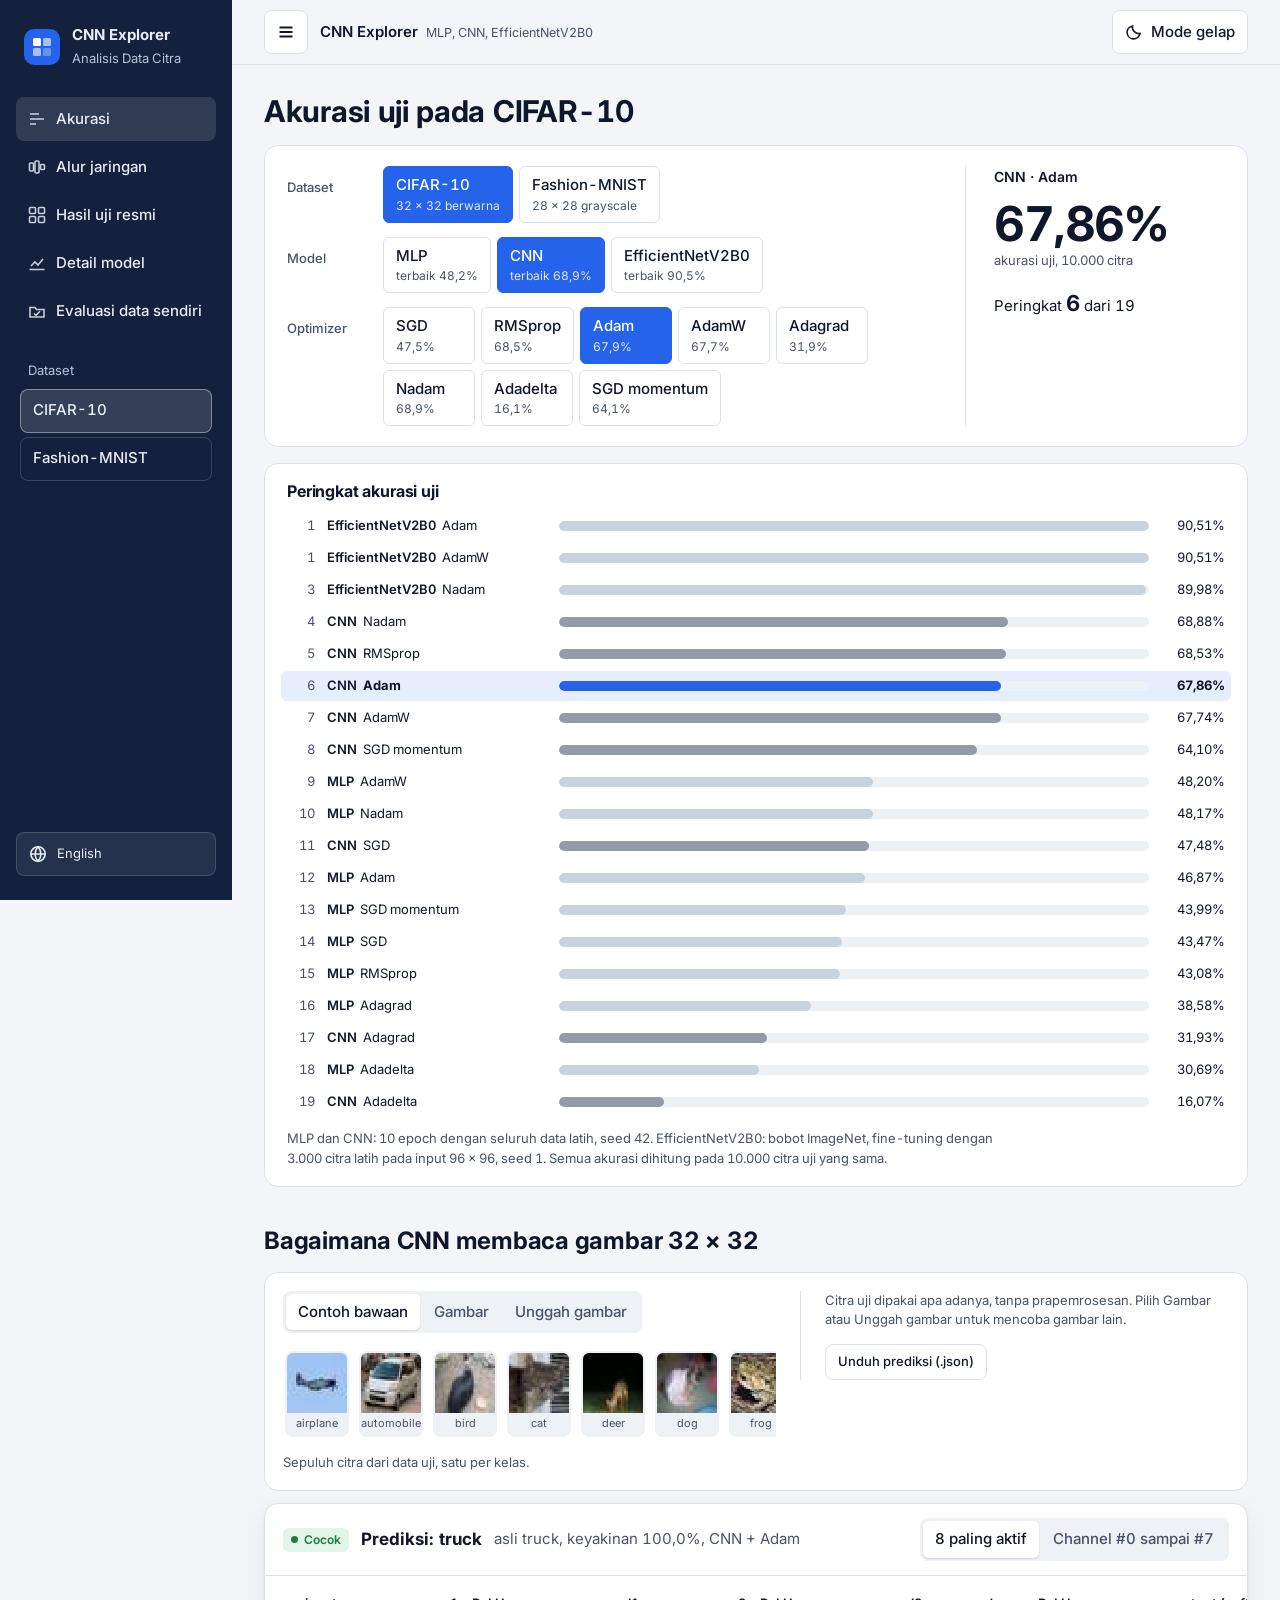
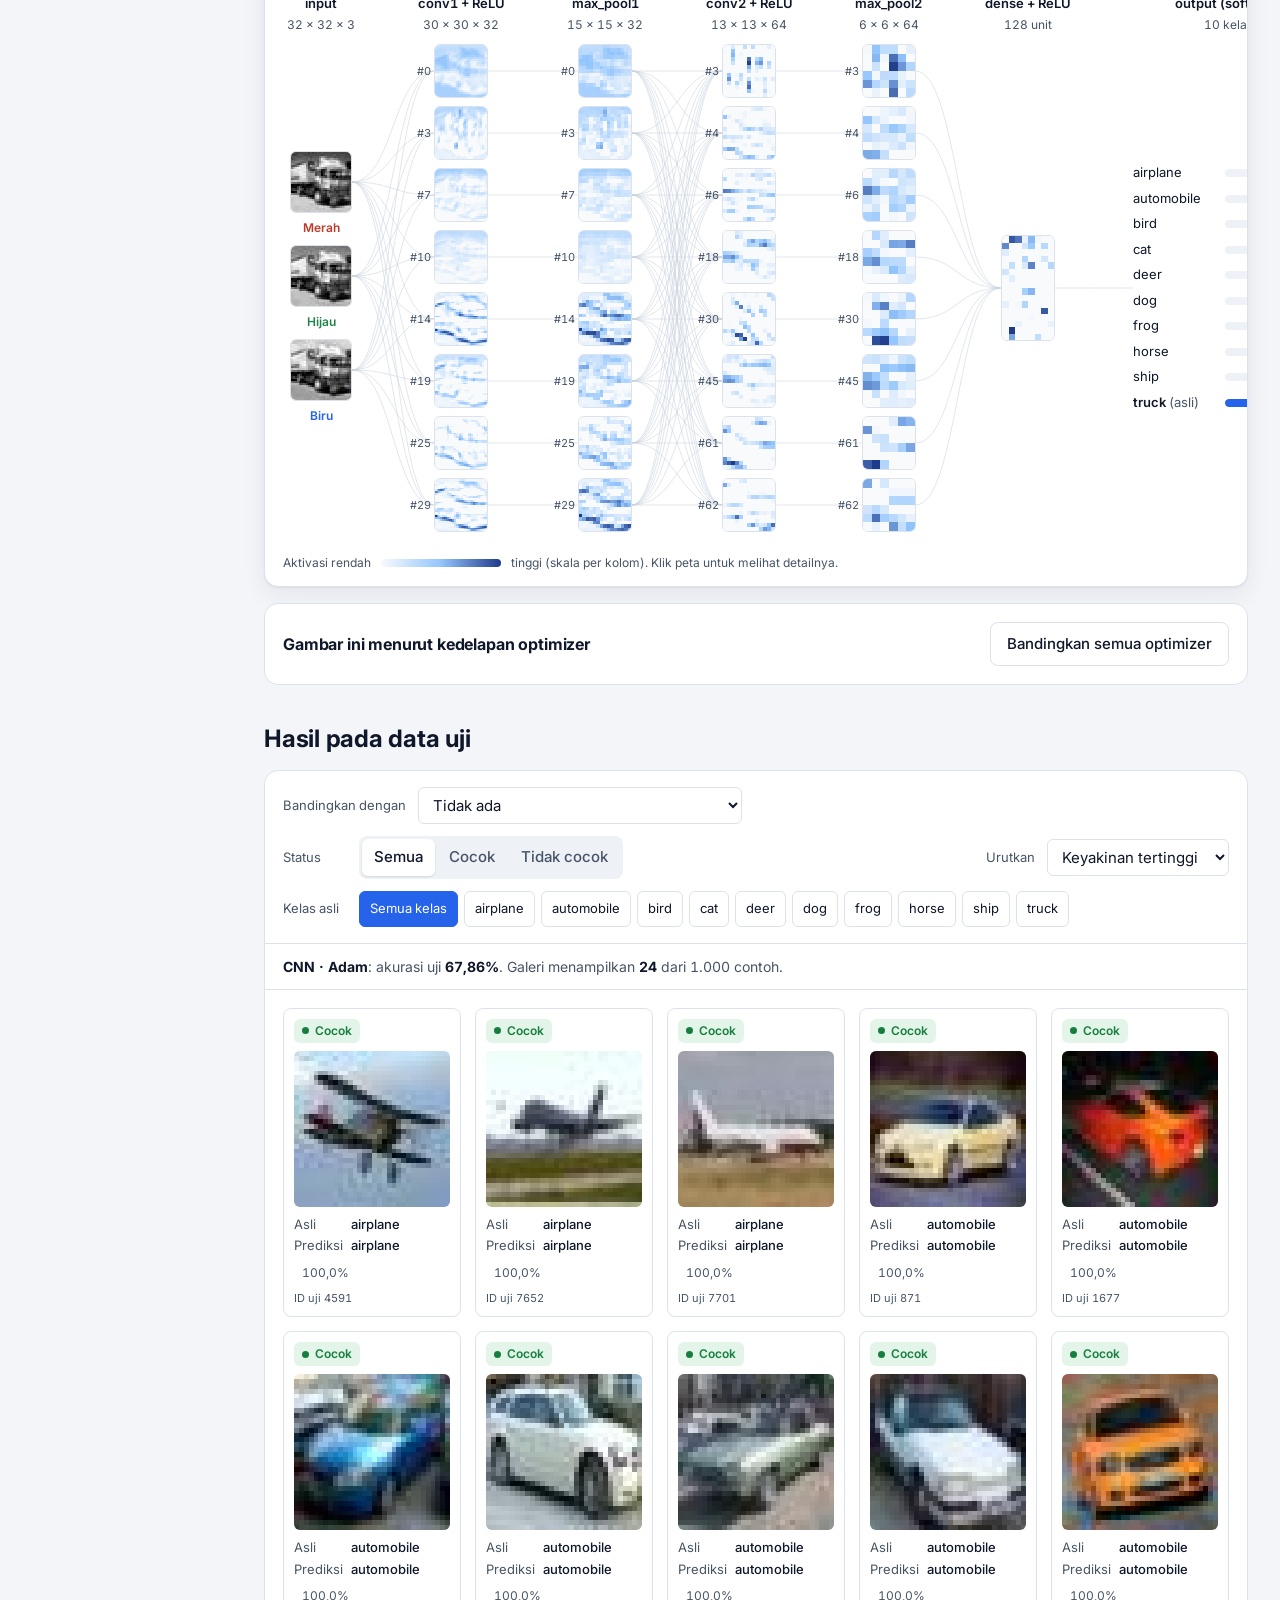
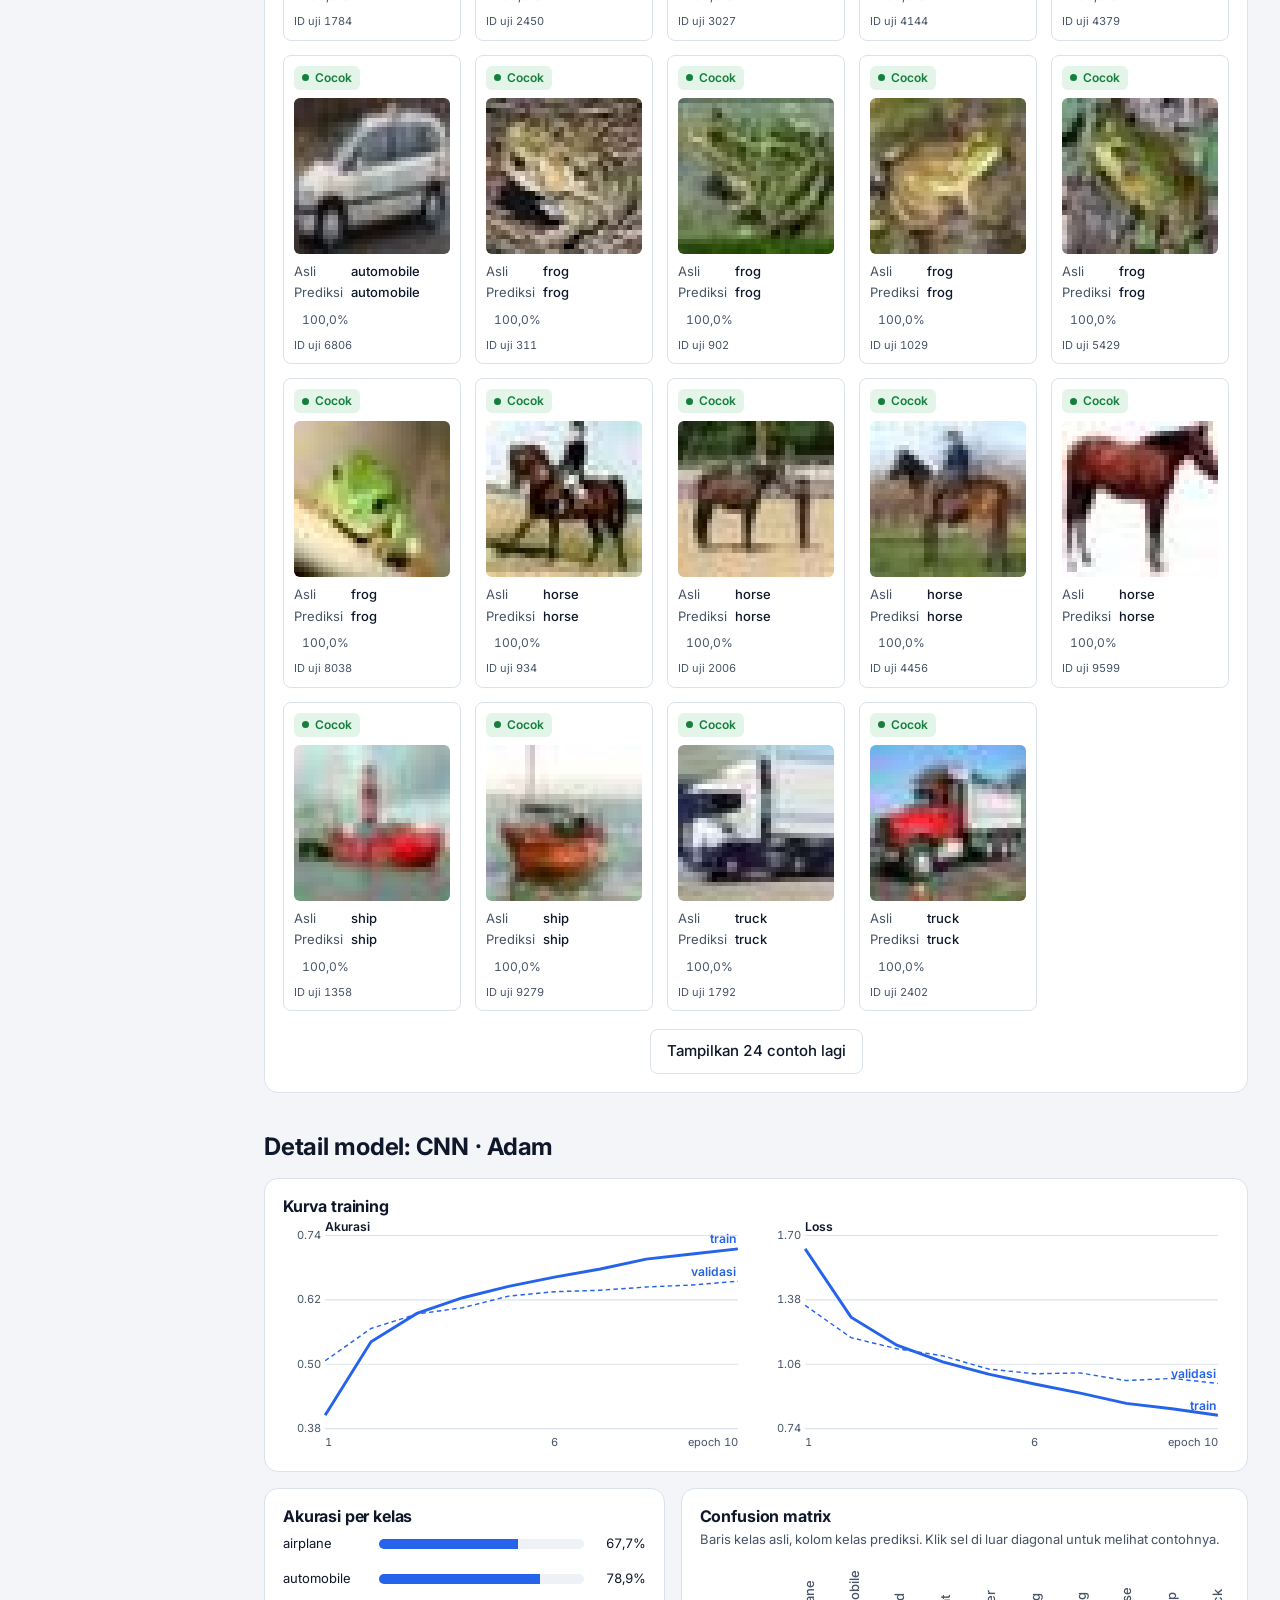
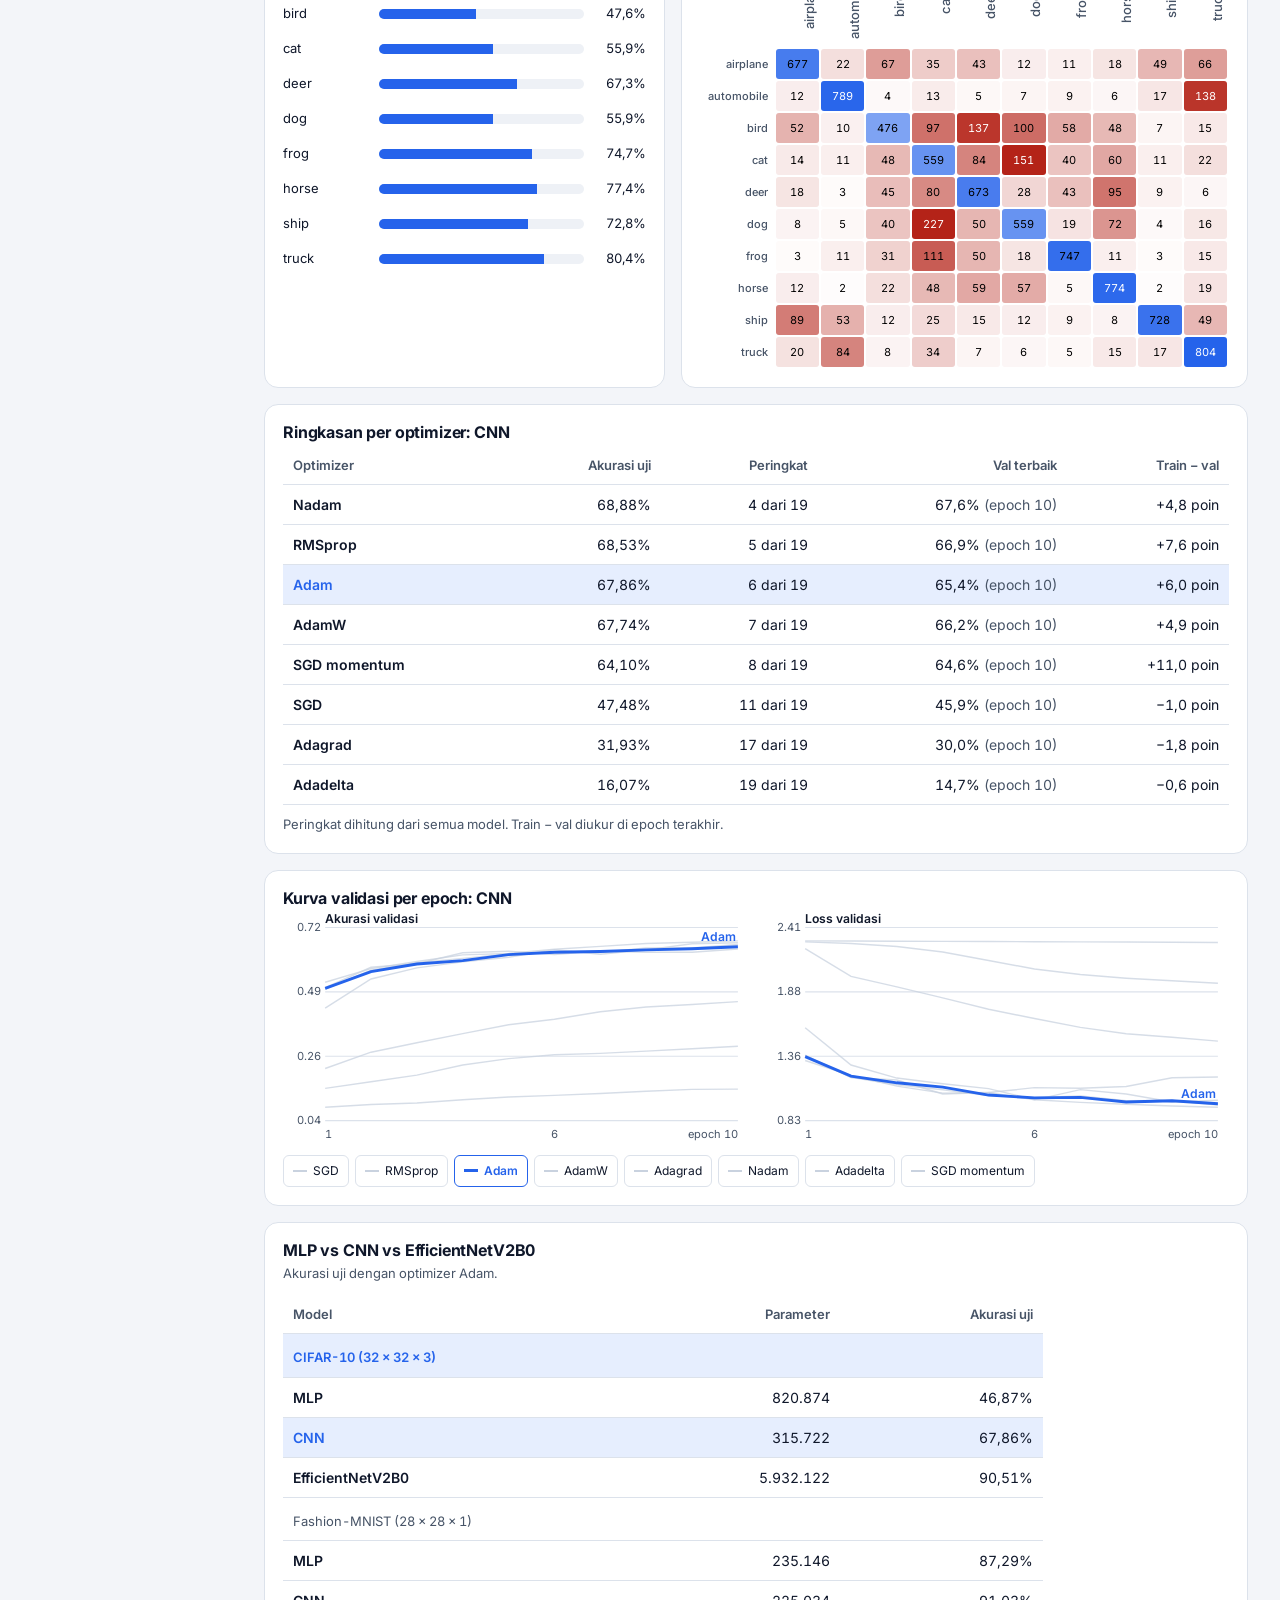
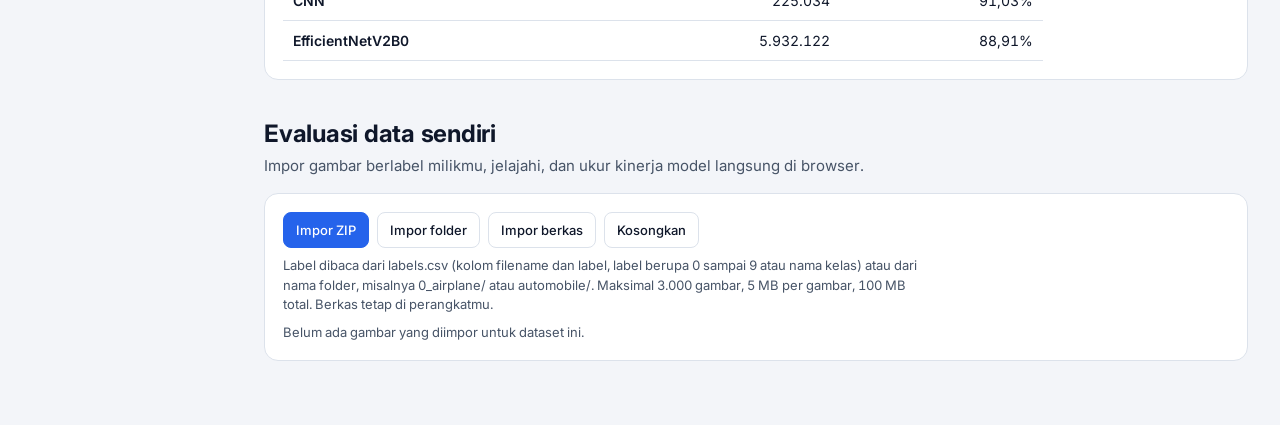
<file: dashboard/index.id.html>
<!DOCTYPE html>
<html lang="id">
<head>
<meta charset="utf-8">
<meta name="viewport" content="width=device-width, initial-scale=1">
<title>CNN Explorer: dataset dan optimizer</title>
<link rel="icon" href="data:image/svg+xml,%3Csvg xmlns=%22http://www.w3.org/2000/svg%22 viewBox=%220 0 20 20%22%3E%3Crect width=%2220%22 height=%2220%22 rx=%224%22 fill=%22%232563EB%22/%3E%3C/svg%3E">
<link rel="preconnect" href="https://fonts.googleapis.com">
<link rel="preconnect" href="https://fonts.gstatic.com" crossorigin>
<link href="https://fonts.googleapis.com/css2?family=Inter:wght@400;500;600;700&display=swap" rel="stylesheet">
<style>
/* Design read: model-inspection tool for a statistics student and lecturer, calm instrument style
   (Lingua navy rail + CNN Explainer flow canvas). Dials ENERGY 2 / RHYTHM 2 / MOTION 1.
   Reasons: navy rail = stable navigation anchor from the Lingua reference; one blue accent = activation strength
   and selection, nothing else; green/red only for the cocok / tidak cocok verdict; Inter for dense numeric UI
   with tabular figures; shadow only on the flow canvas (the focal element) and the detail panel above it. */
:root{
  --rail:#13213C; --rail-ink:#E7ECF5; --rail-muted:#B7C2D6;
  --canvas:#F3F5F9; --surface:#FFFFFF; --sunken:#EEF1F6; --line:#DCE2EB; --link:#C9D2DF;
  --ink:#0F172A; --muted:#475467; --accent:#2563EB; --accent-soft:#E6EEFE;
  --ok:#15803D; --ok-soft:#E3F4E8; --bad:#B42318; --bad-soft:#FBE7E5;
  --map0:#F8FAFC; --map1:#93C5FD; --map2:#1E3A8A;
  --shadow:0 1px 2px rgba(15,23,42,.06),0 8px 24px rgba(15,23,42,.07);
  --r-panel:14px; --r-tile:8px; --r-chip:6px;
  color-scheme:light;
}
:root[data-theme="dark"]{
  --rail:#0A1222; --rail-ink:#E7ECF5; --rail-muted:#A9B5CA;
  --canvas:#0E1626; --surface:#16213A; --sunken:#1C2945; --line:#2A3A5C; --link:#33456B;
  --ink:#E8ECF4; --muted:#A8B3C7; --accent:#6EA0FF; --accent-soft:#1E3260;
  --ok:#4ADE80; --ok-soft:#173A28; --bad:#FF8A7A; --bad-soft:#47201C;
  --map0:#16213A; --map1:#3B6FD9; --map2:#DCE8FF;
  --shadow:0 1px 2px rgba(0,0,0,.3),0 8px 24px rgba(0,0,0,.35);
  color-scheme:dark;
}
*{box-sizing:border-box}
html{scroll-behavior:smooth}
@media (prefers-reduced-motion:reduce){html{scroll-behavior:auto}*{transition:none!important}}
body{margin:0;font-family:Inter,system-ui,-apple-system,"Segoe UI",sans-serif;background:var(--canvas);color:var(--ink);
  font-size:15px;line-height:1.5;font-variant-numeric:tabular-nums;-webkit-font-smoothing:antialiased}
button,input,select{font:inherit;color:inherit}
:focus-visible{outline:2px solid var(--accent);outline-offset:2px;border-radius:4px}
h1,h2,h3{margin:0;line-height:1.2;letter-spacing:-.01em}
p{margin:0}
.sr{position:absolute;width:1px;height:1px;overflow:hidden;clip:rect(0 0 0 0);white-space:nowrap}

/* layout */
.app{display:grid;grid-template-columns:232px minmax(0,1fr);min-height:100vh}
.rail{background:var(--rail);color:var(--rail-ink);position:sticky;top:0;height:100vh;padding:24px 16px;display:flex;flex-direction:column;gap:28px}
.brand{display:flex;gap:12px;align-items:center;padding:0 8px}
.brand-mark{width:36px;height:36px;border-radius:10px;background:var(--accent);display:grid;place-items:center;flex:none}
.brand-mark svg{display:block}
.brand b{display:block;font-size:15px}
.brand span{font-size:13px;color:var(--rail-muted)}
.nav{display:flex;flex-direction:column;gap:4px}
.nav a{color:var(--rail-ink);text-decoration:none;padding:10px 12px;border-radius:var(--r-tile);display:flex;gap:10px;align-items:center;min-height:44px;font-weight:500}
.nav a:hover{background:rgba(255,255,255,.07)}
.nav a.on{background:rgba(255,255,255,.12)}
.nav svg{flex:none;opacity:.85}
.rail-foot{margin-top:auto;display:flex;flex-direction:column;gap:12px;font-size:13px;color:var(--rail-muted)}
.theme-btn{display:flex;align-items:center;gap:10px;background:rgba(255,255,255,.08);border:1px solid rgba(255,255,255,.14);color:var(--rail-ink);
  border-radius:var(--r-tile);padding:10px 12px;min-height:44px;cursor:pointer;text-align:left}
.theme-btn:hover{background:rgba(255,255,255,.13)}
.rail :focus-visible{outline-color:#9DBBFF}

main{padding:28px 32px 64px;display:flex;flex-direction:column;gap:40px;min-width:0}
.panel{background:var(--surface);border:1px solid var(--line);border-radius:var(--r-panel)}
.sec-head{display:flex;justify-content:space-between;align-items:flex-end;gap:16px;flex-wrap:wrap;margin-bottom:16px}
.sec-head h2{font-size:24px}
.sec-head p{color:var(--muted);max-width:68ch;margin-top:6px}

/* header */
.top{display:grid;grid-template-columns:minmax(0,1fr) auto;gap:24px;align-items:end}
.top h1{font-size:30px;font-weight:700}
.top p{color:var(--muted);margin-top:8px;max-width:64ch}
.facts{display:flex;gap:28px;margin:0}
.facts div{display:flex;flex-direction:column}
.facts dt{font-size:13px;color:var(--muted)}
.facts dd{margin:0;font-size:20px;font-weight:600}

/* sample strip */
.strip{display:flex;gap:10px;overflow-x:auto;padding:4px 2px 8px;scrollbar-width:thin}
.thumb{flex:none;width:64px;padding:0;border:2px solid transparent;border-radius:var(--r-tile);background:var(--sunken);cursor:pointer;
  display:flex;flex-direction:column;align-items:stretch;overflow:hidden}
.thumb canvas,.thumb img{width:60px;height:60px;display:block;image-rendering:pixelated;object-fit:cover}
.thumb span{font-size:11px;padding:2px 0 3px;color:var(--muted);text-align:center;white-space:nowrap;overflow:hidden;text-overflow:ellipsis}
.thumb[aria-pressed="true"]{border-color:var(--accent)}
.thumb:hover{border-color:var(--link)}
.thumb[aria-pressed="true"]:hover{border-color:var(--accent)}
.upload{flex:none;width:64px;min-height:83px;border:2px dashed var(--link);border-radius:var(--r-tile);background:transparent;cursor:pointer;
  display:flex;flex-direction:column;align-items:center;justify-content:center;gap:2px;color:var(--muted);font-size:11px}
.upload:hover,.upload.drag{border-color:var(--accent);color:var(--accent)}
.strip-msg{font-size:13px;color:var(--muted);margin-top:4px;min-height:20px}
.strip-msg.err{color:var(--bad)}

/* flow */
.flow-wrap{box-shadow:var(--shadow);overflow:hidden}
.flow-bar{display:flex;justify-content:space-between;align-items:center;gap:16px;flex-wrap:wrap;padding:14px 18px;border-bottom:1px solid var(--line)}
.verdict-line{display:flex;align-items:center;gap:12px;flex-wrap:wrap}
.verdict-line strong{font-size:17px}
.seg{display:inline-flex;background:var(--sunken);border-radius:var(--r-tile);padding:3px;gap:2px}
.seg button{border:0;background:transparent;padding:7px 12px;border-radius:6px;cursor:pointer;color:var(--muted);font-weight:500;min-height:36px}
.seg button[aria-pressed="true"]{background:var(--surface);color:var(--ink);box-shadow:0 1px 2px rgba(15,23,42,.12)}
.flow-scroll{overflow-x:auto}
.flow{position:relative;display:grid;grid-template-columns:repeat(7,auto);justify-content:space-between;column-gap:40px;padding:18px 22px 22px;min-width:1080px}
.flow svg.links{position:absolute;inset:0;width:100%;height:100%;pointer-events:none;overflow:visible}
.links path{fill:none;stroke:var(--link);stroke-width:1;opacity:.55}
.links path.hot{stroke:var(--accent);opacity:.9;stroke-width:1.4}
.col{display:flex;flex-direction:column;align-items:center;gap:8px;position:relative;z-index:1}
.col-h{text-align:center;min-height:40px}
.col-h b{display:block;font-size:13px;font-weight:600}
.col-h small{font-size:12px;color:var(--muted)}
.maps{display:flex;flex-direction:column;gap:8px;justify-content:center;flex:1}
.map{padding:0;border:1px solid var(--line);background:var(--surface);border-radius:6px;cursor:pointer;position:relative;display:block}
.map canvas{display:block;width:52px;height:52px;image-rendering:pixelated;border-radius:5px}
.map .idx{position:absolute;left:-30px;top:50%;transform:translateY(-50%);font-size:11px;color:var(--muted);width:26px;text-align:right}
.map:hover{border-color:var(--accent)}
.map[aria-pressed="true"]{outline:2px solid var(--accent);outline-offset:1px}
.map.in canvas{width:60px;height:60px}
.chan{font-size:12px;font-weight:600;text-align:center;margin-top:-2px}
.dense canvas{width:52px;height:104px;image-rendering:pixelated;display:block;border-radius:5px}
.out{display:flex;flex-direction:column;gap:6px;justify-content:center;flex:1;min-width:190px}
.out-row{display:grid;grid-template-columns:84px 1fr 46px;align-items:center;gap:8px;font-size:13px}
.out-row .bar{height:8px;background:var(--sunken);border-radius:4px;overflow:hidden}
.out-row .bar i{display:block;height:100%;background:var(--link);border-radius:4px}
.out-row.top .bar i{background:var(--accent)}
.out-row.top{font-weight:600}
.out-row.truth span:first-child::after{content:" (asli)";color:var(--muted);font-weight:400}
.out-row em{font-style:normal;text-align:right;color:var(--muted)}
.out-row.top em{color:var(--ink)}
.legend{display:flex;align-items:center;gap:10px;font-size:12px;color:var(--muted);padding:0 18px 14px}
.ramp{width:120px;height:8px;border-radius:4px}

/* verdict tab: identity motif, the label that sits on top of every image */
.tab{display:inline-flex;align-items:center;gap:6px;font-size:12px;font-weight:600;padding:3px 8px;border-radius:var(--r-chip)}
.tab::before{content:"";width:7px;height:7px;border-radius:50%;background:currentColor}
.tab.ok{background:var(--ok-soft);color:var(--ok)}
.tab.bad{background:var(--bad-soft);color:var(--bad)}
.tab.unk{background:var(--sunken);color:var(--muted)}

/* detail */
.detail{margin-top:16px;padding:18px;display:grid;grid-template-columns:auto minmax(0,1fr);gap:24px;box-shadow:var(--shadow)}
.detail[hidden]{display:none}
.detail-big canvas{width:208px;height:208px;image-rendering:pixelated;border-radius:var(--r-tile);border:1px solid var(--line);display:block}
.detail h3{font-size:18px}
.detail .d-head{display:flex;justify-content:space-between;gap:12px;align-items:flex-start}
.detail p{color:var(--muted);margin-top:6px;max-width:70ch}
.stats{display:flex;gap:24px;margin:14px 0}
.stats div{font-size:13px;color:var(--muted)}
.stats b{display:block;font-size:17px;color:var(--ink)}
.kernels{display:flex;flex-wrap:wrap;gap:10px;margin-top:8px}
.kern{display:flex;flex-direction:column;align-items:center;gap:3px;font-size:11px;color:var(--muted)}
.kern canvas{width:42px;height:42px;image-rendering:pixelated;border:1px solid var(--line);border-radius:4px}
.icon-btn{border:1px solid var(--line);background:var(--surface);border-radius:var(--r-tile);min-width:44px;min-height:44px;cursor:pointer;display:grid;place-items:center}
.icon-btn:hover{border-color:var(--accent)}

/* gallery */
.controls{display:flex;flex-direction:column;gap:12px;padding:16px 18px;border-bottom:1px solid var(--line)}
.ctrl-row{display:flex;gap:12px;align-items:center;flex-wrap:wrap}
.ctrl-row > label,.ctrl-row > .lbl{font-size:13px;color:var(--muted);min-width:64px}
.chips{display:flex;gap:6px;flex-wrap:wrap}
.chip{border:1px solid var(--line);background:var(--surface);border-radius:var(--r-chip);padding:6px 10px;cursor:pointer;font-size:13px;min-height:36px}
.chip:hover{border-color:var(--accent)}
.chip[aria-pressed="true"]{background:var(--accent);border-color:var(--accent);color:#fff}
:root[data-theme="dark"] .chip[aria-pressed="true"]{color:#0A1222}
select{border:1px solid var(--line);background:var(--surface);border-radius:var(--r-chip);padding:7px 10px;min-height:36px}
.summary{padding:12px 18px;font-size:14px;color:var(--muted);border-bottom:1px solid var(--line)}
.summary b{color:var(--ink)}
.grid{display:grid;grid-template-columns:repeat(auto-fill,minmax(150px,1fr));gap:14px;padding:18px}
.card{border:1px solid var(--line);border-radius:var(--r-tile);background:var(--surface);padding:10px;cursor:pointer;text-align:left;display:flex;flex-direction:column;gap:8px}
.card:hover{border-color:var(--accent)}
.card canvas{width:100%;aspect-ratio:1;image-rendering:pixelated;border-radius:6px;display:block;background:var(--sunken)}
.card dl{margin:0;display:grid;grid-template-columns:auto 1fr;gap:2px 8px;font-size:13px}
.card dt{color:var(--muted)}
.card dd{margin:0;font-weight:500;overflow:hidden;text-overflow:ellipsis;white-space:nowrap}
.conf{display:flex;align-items:center;gap:8px;font-size:12px;color:var(--muted)}
.conf .bar{flex:1;height:6px;background:var(--sunken);border-radius:3px;overflow:hidden}
.conf .bar i{display:block;height:100%;background:var(--accent)}
.empty{padding:40px 18px;text-align:center;color:var(--muted)}
.more{display:flex;justify-content:center;padding:0 18px 18px}
.btn{border:1px solid var(--line);background:var(--surface);border-radius:var(--r-tile);padding:10px 16px;min-height:44px;cursor:pointer;font-weight:500}
.btn:hover{border-color:var(--accent)}

/* training */
.train-grid{display:grid;grid-template-columns:repeat(12,minmax(0,1fr));gap:16px}
.train-grid .panel{padding:18px}
.train-grid h3{font-size:16px;margin-bottom:4px}
.train-grid .note{font-size:13px;color:var(--muted);margin-bottom:12px}
.span-7{grid-column:span 7}.span-5{grid-column:span 5}.span-6{grid-column:span 6}.span-12{grid-column:span 12}
table{border-collapse:collapse;width:100%;font-size:14px}
th,td{padding:9px 10px;border-bottom:1px solid var(--line);text-align:right}
th:first-child,td:first-child{text-align:left}
thead th{font-weight:600;color:var(--muted);font-size:13px}
tbody th{font-weight:600}
tr.grp td{color:var(--muted);font-size:13px;padding-top:14px;text-align:left}
.pos{color:var(--ok);font-weight:600}
.curves{display:grid;grid-template-columns:1fr 1fr;gap:12px}
.curves svg{width:100%;height:auto;display:block}
.curves text{fill:var(--muted);font-size:10px}
.ckey{display:flex;gap:16px;flex-wrap:wrap;font-size:12px;color:var(--muted);margin-top:8px}
.ckey span{display:inline-flex;align-items:center;gap:6px}
.ckey i{display:inline-block;width:18px;height:0;border-top:2px solid}
.pcls{display:flex;flex-direction:column;gap:7px}
.pcls button{display:grid;grid-template-columns:86px 1fr 52px;gap:10px;align-items:center;font-size:13px;border:0;background:none;padding:2px 0;cursor:pointer;text-align:left;min-height:28px}
.pcls button:hover span:first-child{color:var(--accent)}
.pcls .bar{height:10px;background:var(--sunken);border-radius:5px;overflow:hidden}
.pcls .bar i{display:block;height:100%;background:var(--accent)}
.pcls em{font-style:normal;text-align:right}
.cm-scroll{overflow-x:auto}
.cm{border-collapse:separate;border-spacing:2px;font-size:11px;margin:0 auto}
.cm td,.cm th{border:0;padding:0;text-align:center}
.cm td{width:44px;height:30px;border-radius:3px}
.cm th{color:var(--muted);font-weight:500;padding:0 6px}
.cm thead th{height:58px;vertical-align:bottom;writing-mode:vertical-rl;transform:rotate(180deg);padding:4px 0}
.cm .ax{font-size:12px;color:var(--muted)}
.prov{font-size:13px;color:var(--muted);max-width:90ch}

/* states */
.loading{padding:60px 0;text-align:center;color:var(--muted)}
.loading.err{color:var(--bad)}

@media (max-width:1100px){.span-7,.span-5,.span-6{grid-column:span 12}}
@media (max-width:860px){
  .app{grid-template-columns:minmax(0,1fr)}
  main{padding:20px 16px 48px;gap:32px}
  .top{grid-template-columns:1fr}
  .top h1{font-size:24px}
  .facts{gap:18px;flex-wrap:wrap}
  .facts dd{font-size:17px}
  .detail{grid-template-columns:1fr}
  .detail-big canvas{width:160px;height:160px}
  .curves{grid-template-columns:1fr}
  .grid{grid-template-columns:repeat(auto-fill,minmax(140px,1fr));padding:14px;gap:10px}
}

/* Input panel of the network flow (examples, drawing, file, imported image), imported datasets, live evaluation. Same tokens as the rest of the page: one blue accent for
   selection and the model's top class, green/red only for right/wrong, surfaces and lines unchanged. */
.in-grid{display:grid;grid-template-columns:minmax(0,1.15fr) minmax(0,1fr);gap:24px;align-items:start}
.in-grid>*{min-width:0}
#inPanel{padding:18px}
#inPanel .strip{margin-top:0}
.in-prep{border-left:1px solid var(--line);padding-left:24px}
.in-prep #labExNote{margin-top:0}
.pv{max-height:230px}
.imp,.ev,.gal{padding:18px;min-width:0}
.ev,.gal{margin-top:16px}
.gal h3{font-size:16px}
.lab-src{margin-top:14px}
.draw-box{display:flex;justify-content:center;background:var(--sunken);border-radius:var(--r-tile);padding:12px}
#labCanvas{width:280px;max-width:100%;aspect-ratio:1;border-radius:6px;border:1px solid var(--line);touch-action:none;cursor:crosshair;display:block}
.draw-tools{display:flex;flex-wrap:wrap;gap:10px 16px;align-items:center;margin-top:12px}
.rng{display:inline-flex;align-items:center;gap:8px;font-size:13px;color:var(--muted)}
.rng b{font-weight:500;color:var(--ink);min-width:44px;font-variant-numeric:tabular-nums}
.rng input[type=range]{accent-color:var(--accent);width:130px}
.rng input[type=color]{width:40px;height:32px;border:1px solid var(--line);border-radius:6px;padding:2px;background:var(--surface)}
.btn.sm{min-height:36px;padding:7px 12px;font-size:13px}
.btn.primary{background:var(--accent);border-color:var(--accent);color:#fff}
.btn.primary:hover{filter:brightness(1.08)}
:root[data-theme="dark"] .btn.primary{color:#0A1222}
.btn:disabled{opacity:.5;cursor:not-allowed}
.btn:disabled:hover{border-color:var(--line)}
.lab-drop{border:1.5px dashed var(--link);border-radius:var(--r-tile);padding:26px 16px;display:flex;flex-direction:column;align-items:center;gap:6px;text-align:center;color:var(--muted);font-size:13px}
.lab-drop.over{border-color:var(--accent);background:var(--accent-soft)}
.fname{color:var(--ink)}.fname.err{color:var(--bad)}
.prep{display:flex;flex-direction:column;gap:2px}
.ctl{display:flex;flex-direction:column;gap:4px;font-size:13px;color:var(--muted);min-width:0}
.ctl select{color:var(--ink);max-width:100%}
.prep .ctl{flex-direction:row;align-items:center;gap:10px;flex-wrap:wrap;margin-bottom:4px}
.check.sm{font-size:12px;color:var(--muted)}
.prev2{display:grid;grid-template-columns:repeat(2,minmax(0,1fr));gap:12px;margin-top:12px}
.prev2 figure{margin:0}
.prev2 figcaption{font-size:12px;color:var(--muted);margin-bottom:6px}
.pv{position:relative;background:var(--sunken);border-radius:var(--r-tile);aspect-ratio:1;display:grid;place-items:center;overflow:hidden}
.pv canvas{max-width:100%;max-height:100%;display:block}
#labInput{width:70%;height:auto;aspect-ratio:1}
canvas.pix,img.pix{image-rendering:pixelated}
.pv-empty{position:absolute;font-size:13px;color:var(--muted)}
.hint{font-size:13px;color:var(--muted);margin-top:8px;max-width:80ch;overflow-wrap:anywhere}
.hint.err,.hint.warn{color:var(--bad)}
.lab-acts{display:flex;flex-wrap:wrap;gap:8px;align-items:center;margin-top:14px}
.tblw{overflow-x:auto;margin-top:10px}
.tbl{border-collapse:collapse;font-size:13px;width:100%}
.tbl th,.tbl td{padding:6px 10px;border-bottom:1px solid var(--line);text-align:left;white-space:nowrap}
.tbl thead th{font-weight:500;color:var(--muted);font-size:12px}
.tbl td small{color:var(--muted);margin-left:4px}
.tbl tr.sel th,.tbl tr.sel td{background:var(--accent-soft)}
.imp-bar{display:flex;justify-content:space-between;gap:12px;flex-wrap:wrap}
.imp-bar .lab-acts{margin-top:0}
.rep{background:var(--sunken);border-radius:var(--r-tile);padding:10px 14px;font-size:13px;margin-top:12px}
.rep ul{margin:6px 0 0;padding-left:18px;display:flex;flex-direction:column;gap:3px}
.rep li.ok{color:var(--ok)}.rep li.warn{color:var(--bad)}
#galCls{margin-top:14px}
#galCls small{color:var(--muted);margin-left:2px}
.ctrl-line{display:flex;gap:10px;align-items:center;flex-wrap:wrap;margin-top:10px;font-size:13px}
.igrid{display:grid;grid-template-columns:repeat(auto-fill,minmax(112px,1fr));gap:10px;margin-top:14px}
.icard{border:1px solid var(--line);border-radius:var(--r-tile);background:var(--surface);padding:8px;cursor:pointer;display:flex;flex-direction:column;gap:4px;text-align:left;min-width:0}
.icard:hover{border-color:var(--accent)}
.icard img{width:100%;aspect-ratio:1;object-fit:contain;background:var(--sunken);border-radius:4px}
.icard .nm{font-size:11px;color:var(--muted);overflow:hidden;text-overflow:ellipsis;white-space:nowrap}
.icard .lb{font-size:13px;font-weight:500}
.icard .lb i{font-style:normal;color:var(--muted);font-weight:400}
.icard .tab{align-self:flex-start;font-size:11px;padding:1px 6px}
.pager{display:flex;gap:12px;align-items:center;justify-content:center;margin-top:14px;font-size:13px;color:var(--muted)}
.ev h3{font-size:16px}
.ev-ctl{display:flex;flex-wrap:wrap;gap:12px;align-items:end;margin-top:12px}
.ev-ctl .ctl{flex:0 1 320px}
.ev-ready{font-size:14px;margin-top:6px}
.adv{margin-top:14px;font-size:13px}
.adv summary{cursor:pointer;color:var(--muted);padding:6px 0}
.adv summary:hover{color:var(--ink)}
.adv .ev-ctl{margin-top:4px}
.from-ev{background:var(--sunken);border-radius:var(--r-tile);padding:12px 14px;display:flex;flex-direction:column;gap:4px;align-items:flex-start}
.from-ev .hint{margin:0}
.from-ev p{margin:0;font-size:14px;overflow-wrap:anywhere}
.from-ev-nm span{color:var(--muted);font-size:13px}
.from-ev i{font-style:normal;color:var(--muted)}
.from-ev .btn{margin-top:6px}
.icard .act{font-size:11px;color:var(--muted);margin-top:auto;padding-top:2px}
.icard:hover .act,.icard:focus-visible .act{color:var(--accent)}
.ev-ctl .lab-acts{margin-top:0}
.evprog{display:flex;gap:10px;align-items:center;margin-top:12px;font-size:13px;color:var(--muted)}
.evprog .bar{flex:1;height:8px;background:var(--sunken);border-radius:4px;overflow:hidden}
.evprog .bar i{display:block;height:100%;width:0;background:var(--accent);transition:width .15s}
.badge-sample{display:inline-block;margin-top:14px;font-size:13px;font-weight:600;color:var(--ink);background:var(--accent-soft);border-left:3px solid var(--accent);padding:6px 10px;border-radius:4px}
.kpis{display:grid;grid-template-columns:repeat(5,minmax(0,1fr));gap:10px;margin-top:12px}
.kpi-leg{font-size:13px;margin-top:10px;color:var(--ink)}
.kpi-leg span,.kpi-leg em{color:var(--muted);font-style:normal}
.kpi{border:1px solid var(--line);border-radius:var(--r-tile);padding:10px 12px;display:flex;flex-direction:column;gap:2px}
.kpi span{font-size:12px;color:var(--muted)}
.kpi b{font-size:22px;font-weight:700;font-variant-numeric:tabular-nums}
.kpi em{font-style:normal;font-size:14px;color:var(--muted);font-variant-numeric:tabular-nums}
.ev-grid{display:grid;grid-template-columns:minmax(0,1fr) minmax(0,1.1fr);gap:20px;margin-top:16px}
.ev-grid>div{min-width:0}
.ev-grid h4,.agree h4{font-size:14px;margin:0 0 6px}
.ev-grid h4 small{font-weight:400;color:var(--muted)}
.agree{margin-top:16px}
.agree ul{margin:0;padding-left:18px;font-size:13px;display:flex;flex-direction:column;gap:3px}
.cmb{all:unset;cursor:pointer;display:block;width:100%;height:100%;line-height:30px}
.cmb:focus-visible{outline:2px solid currentColor;outline-offset:-2px}
@media (max-width:1100px){.in-grid,.ev-grid{grid-template-columns:1fr}.in-prep{border-left:0;padding-left:0;border-top:1px solid var(--line);padding-top:16px}.kpis{grid-template-columns:repeat(3,minmax(0,1fr))}}
@media (max-width:620px){.kpis{grid-template-columns:repeat(2,minmax(0,1fr))}.ev-ctl .ctl{flex:1 1 100%}#inPanel,.imp,.ev,.gal{padding:14px}.igrid{grid-template-columns:repeat(auto-fill,minmax(96px,1fr))}}
</style>
<style>
/* picker: dataset -> model -> optimizer, with the selected result as the focal number */
.pick{padding:20px 22px;display:grid;grid-template-columns:minmax(0,1fr) 260px;gap:28px;align-items:start}
.pick-row{display:grid;grid-template-columns:84px minmax(0,1fr);gap:12px;align-items:start}
.pick-row + .pick-row{margin-top:14px}
.pick-row > .lbl{font-size:13px;color:var(--muted);padding-top:12px;font-weight:500}
.optlist{display:flex;flex-wrap:wrap;gap:6px}
.optbtn{border:1px solid var(--line);background:var(--surface);border-radius:var(--r-chip);padding:7px 12px;min-height:44px;cursor:pointer;font-weight:500;display:flex;flex-direction:column;align-items:flex-start;gap:0;min-width:92px;text-align:left}
.optbtn small{font-size:12px;color:var(--muted);font-weight:400}
.optbtn:hover{border-color:var(--accent)}
.optbtn[aria-pressed="true"]{background:var(--accent);border-color:var(--accent);color:#fff}
.optbtn[aria-pressed="true"] small{color:rgba(255,255,255,.85)}
:root[data-theme="dark"] .optbtn[aria-pressed="true"]{color:#0A1222}
:root[data-theme="dark"] .optbtn[aria-pressed="true"] small{color:rgba(10,18,34,.8)}
.optmsg{font-size:13px;color:var(--muted);margin-top:10px;min-height:20px}
.optmsg.err{color:var(--bad)}
.optmsg:empty{min-height:0;margin:0}
.score{border-left:1px solid var(--line);padding-left:28px;display:flex;flex-direction:column;gap:2px;min-height:100%}
.score .who{font-size:14px;font-weight:600}
.score .num{font-size:48px;font-weight:700;letter-spacing:-.03em;line-height:1.05;margin-top:10px}
.score .cap{font-size:13px;color:var(--muted)}
.score .rk{margin-top:14px;font-size:15px}
.score .rk b{font-size:22px}
/* ranking: every trained configuration on one scale from 0 */
.rankp{padding:18px 22px;margin-top:16px}
.rankp h2{font-size:16px;margin-bottom:10px}
.rank{display:flex;flex-direction:column;gap:2px}
.rank button{display:grid;grid-template-columns:28px minmax(150px,220px) minmax(0,1fr) 64px;gap:12px;align-items:center;border:0;background:none;padding:3px 6px;margin:0 -6px;border-radius:6px;cursor:pointer;text-align:left;font-size:13px;min-height:30px}
.rank button:hover{background:var(--sunken)}
.rank .n{color:var(--muted);text-align:right}
.rank .who b{font-weight:600;margin-right:6px}
.rank .bar{height:10px;background:var(--sunken);border-radius:5px;overflow:hidden}
.rank .bar i{display:block;height:100%;background:var(--link);border-radius:5px}
.rank .same .bar i{background:var(--muted);opacity:.55}
.rank button[aria-pressed="true"]{background:var(--accent-soft)}
.rank button[aria-pressed="true"] .bar i{background:var(--accent);opacity:1}
.rank button[aria-pressed="true"] .who,.rank button[aria-pressed="true"] em{font-weight:700}
.rank em{font-style:normal;text-align:right}
.rank-note{font-size:13px;color:var(--muted);margin-top:12px;max-width:90ch}
.drop-zone{position:fixed;inset:12px;z-index:60;border:3px dashed var(--accent);border-radius:var(--r-panel);background:rgba(37,99,235,.10);display:grid;place-items:center;pointer-events:none}
.drop-zone p{background:var(--surface);color:var(--ink);font-size:18px;font-weight:600;padding:14px 22px;border-radius:var(--r-tile);box-shadow:var(--shadow)}
.flow.mlp{grid-template-columns:repeat(5,auto);min-width:860px}
.flow-wrap.busy .flow{opacity:.35;transition:opacity .15s}
.eff-pred{margin-top:12px;box-shadow:var(--shadow)}
.eff-body{display:grid;grid-template-columns:auto minmax(0,460px);justify-content:start;gap:40px;align-items:center;padding:20px 22px}
.eff-img canvas{width:160px;height:160px;image-rendering:pixelated;border-radius:var(--r-tile);border:1px solid var(--line);display:block;background:var(--sunken)}
.eff-pred .out-row{grid-template-columns:96px 1fr 52px}
.eff-pred.busy .eff-body{opacity:.4}
.eff-note{font-size:13px;color:var(--muted);padding:0 22px 16px;max-width:90ch}
.eff-note.err{color:var(--bad)}
@media (max-width:620px){.eff-body{grid-template-columns:1fr;gap:16px;padding:16px}.eff-img canvas{width:120px;height:120px}}
.compare{margin-top:16px;padding:18px}
.compare .c-head{display:flex;justify-content:space-between;align-items:center;gap:12px;flex-wrap:wrap}
.compare h3{font-size:16px}
.compare p.note{font-size:13px;color:var(--muted);margin-top:4px}
.compare p.note:empty{display:none}
.crows:empty{display:none}
.crows{display:grid;grid-template-columns:repeat(auto-fill,minmax(210px,1fr));gap:8px;margin-top:14px}
.crow{border:1px solid var(--line);border-radius:var(--r-tile);background:var(--surface);padding:10px 12px;text-align:left;cursor:pointer;display:flex;flex-direction:column;gap:6px}
.crow:hover{border-color:var(--accent)}
.crow[aria-pressed="true"]{border-color:var(--accent);box-shadow:inset 0 0 0 1px var(--accent)}
.crow .r1{display:flex;justify-content:space-between;align-items:center;gap:8px}
.crow b{font-size:14px}
.crow span.p{font-size:13px;color:var(--muted)}
.crow span.p strong{color:var(--ink);font-weight:600}
.check{display:inline-flex;align-items:center;gap:8px;font-size:13px;color:var(--ink);min-height:36px;cursor:pointer}
.check input{width:18px;height:18px;accent-color:var(--accent)}
.card .vs{font-size:12px;color:var(--muted);display:flex;gap:6px;align-items:center;flex-wrap:wrap;border-top:1px dashed var(--line);padding-top:7px}
.card .vs .tab{font-size:11px;padding:1px 6px}
div.card{cursor:default}
div.card:hover{border-color:var(--line)}
.sid{font-size:11px;color:var(--muted)}
tr.sel th,tr.sel td{background:var(--accent-soft)}
tr.sel th{color:var(--accent)}
tr.click{cursor:pointer}
tr.click:hover th,tr.click:hover td{background:var(--sunken)}
tr.sel:hover th,tr.sel:hover td{background:var(--accent-soft)}
tr.grp.sel td{color:var(--accent);font-weight:600}
.optrow-btn{all:unset;cursor:pointer;font-weight:600}
.optrow-btn:focus-visible{outline:2px solid var(--accent);outline-offset:2px;border-radius:3px}
.curves2{display:grid;grid-template-columns:1fr 1fr;gap:14px}
.curves2 svg{width:100%;height:auto;display:block}
.curves2 text{fill:var(--muted);font-size:10px}
.okey{display:flex;flex-wrap:wrap;gap:6px;margin-top:10px}
.okey button{border:1px solid var(--line);background:var(--surface);border-radius:var(--r-chip);padding:5px 9px;font-size:12px;cursor:pointer;min-height:32px;display:inline-flex;align-items:center;gap:6px}
.okey button i{width:14px;height:0;border-top:2px solid var(--link)}
.okey button[aria-pressed="true"]{border-color:var(--accent);color:var(--accent);font-weight:600}
.okey button[aria-pressed="true"] i{border-top:3px solid var(--accent)}
.okey button:hover{border-color:var(--accent)}
.lang-btn{text-decoration:none}
.tab{white-space:nowrap;flex:none}
.lang-short{display:none;font-weight:600}
.rail-ds{display:flex;flex-direction:column;gap:8px;padding:0 4px}
.rail-ds p{font-size:13px;color:var(--rail-muted);margin:0 8px}
.rail-ds-btns{display:flex;flex-direction:column;gap:4px}
.rail-ds-btns button{background:transparent;border:1px solid rgba(255,255,255,.16);color:var(--rail-ink);border-radius:var(--r-tile);padding:9px 12px;min-height:44px;text-align:left;cursor:pointer;font-weight:500}
.rail-ds-btns button:hover{background:rgba(255,255,255,.07)}
.rail-ds-btns button[aria-pressed="true"]{background:rgba(255,255,255,.14);border-color:rgba(255,255,255,.4)}
#invWrap{margin-top:2px}
#selB{max-width:100%;min-width:0}
#fAgree{flex-wrap:wrap;max-width:100%}
.pcls button span:first-child{overflow:hidden;text-overflow:ellipsis;white-space:nowrap}
.cm thead th{white-space:nowrap;height:84px}
.brand{position:relative}
.brand-text{min-width:0}
[hidden]{display:none!important}
/* header: menu (left) and theme (right) stay reachable whatever the sidebar does */
.topbar{position:sticky;top:0;z-index:20;display:flex;align-items:center;gap:12px;padding:10px 32px;background:var(--canvas);border-bottom:1px solid var(--line)}
.topbar-title{font-weight:600;font-size:15px;flex:1;min-width:0;overflow:hidden;text-overflow:ellipsis;white-space:nowrap}
.topbar-title small{font-weight:400;color:var(--muted);margin-left:8px}
.menu-btn,.theme-toggle{border:1px solid var(--line);background:var(--surface);border-radius:var(--r-tile);min-height:44px;cursor:pointer;display:inline-flex;align-items:center;gap:8px}
.menu-btn{width:44px;justify-content:center}
.theme-toggle{padding:0 12px;font-weight:500}
.menu-btn:hover,.theme-toggle:hover{border-color:var(--accent)}
.theme-toggle[aria-pressed="true"]{background:var(--accent-soft);border-color:var(--accent)}
.theme-toggle .sun{display:none}.theme-toggle[aria-pressed="true"] .sun{display:block}.theme-toggle[aria-pressed="true"] .moon{display:none}
.rail-close{display:none;background:transparent;border:1px solid rgba(255,255,255,.18);color:var(--rail-ink);border-radius:var(--r-tile);width:44px;height:44px;place-items:center;cursor:pointer;margin-left:auto;flex:none}
.rail-close:hover{background:rgba(255,255,255,.1)}
.scrim{position:fixed;inset:0;background:rgba(5,10,20,.5);z-index:40}
.app.rail-closed{grid-template-columns:minmax(0,1fr)}
.app.rail-closed .rail{display:none}
.main-col{min-width:0;display:flex;flex-direction:column}
main section{scroll-margin-top:76px}
@media (max-width:1100px){.pick{grid-template-columns:1fr}.score{border-left:0;border-top:1px solid var(--line);padding:18px 0 0}}
@media (max-width:860px){
  .optbtn{min-width:0}.curves2{grid-template-columns:1fr}
  .pick{padding:16px}.pick-row{grid-template-columns:1fr;gap:6px}.pick-row > .lbl{padding-top:0}
  .rankp{padding:16px}
  .rank button{grid-template-columns:22px minmax(0,1fr) 58px;gap:4px 10px}
  .rank .bar{grid-column:2/4;grid-row:2}
  .topbar{padding:8px 16px}
  .topbar-title small{display:none}
  .rail-close{display:grid}
  .app .rail{position:fixed;inset:0 auto 0 0;z-index:50;width:min(300px,86vw);height:100dvh;overflow-y:auto;transform:translateX(-105%);transition:transform .2s ease;visibility:hidden}
  .app.drawer-open .rail{transform:none;visibility:visible}
}
@media (max-width:860px) and (prefers-reduced-motion:reduce){.app .rail{transition:none}}
@media (max-width:480px){.theme-toggle{width:44px;padding:0;justify-content:center}.theme-toggle span{position:absolute;width:1px;height:1px;overflow:hidden;clip:rect(0 0 0 0);white-space:nowrap}.score .num{font-size:40px}}
</style>
</head>
<body>
<div class="app">
  <aside class="rail" id="sidebar" aria-label="Menu samping">
    <div class="brand">
      <div class="brand-mark" aria-hidden="true">
        <svg width="20" height="20" viewBox="0 0 20 20"><rect x="1" y="1" width="8" height="8" rx="1.5" fill="#fff"/><rect x="11" y="1" width="8" height="8" rx="1.5" fill="#fff" opacity=".6"/><rect x="1" y="11" width="8" height="8" rx="1.5" fill="#fff" opacity=".6"/><rect x="11" y="11" width="8" height="8" rx="1.5" fill="#fff" opacity=".3"/></svg>
      </div>
      <div class="brand-text"><b>CNN Explorer</b><span>Analisis Data Citra</span></div>
      <button class="rail-close" id="railClose" type="button" aria-label="Tutup menu samping" title="Tutup menu samping"><svg width="16" height="16" viewBox="0 0 16 16" stroke="currentColor" stroke-width="1.8" aria-hidden="true"><path d="M3 3l10 10M13 3L3 13"/></svg></button>
    </div>
    <nav class="nav" id="railNav" aria-label="Bagian halaman">
      <a href="#akurasi" class="on"><svg width="18" height="18" viewBox="0 0 18 18" fill="none" stroke="currentColor" stroke-width="1.6"><path d="M2 4h9M2 9h14M2 14h6"/></svg><span class="lbl">Akurasi</span></a>
      <a href="#alur"><svg width="18" height="18" viewBox="0 0 18 18" fill="none" stroke="currentColor" stroke-width="1.6"><rect x="1.5" y="5" width="4" height="8" rx="1"/><rect x="7" y="3" width="4" height="12" rx="1"/><rect x="12.5" y="6.5" width="4" height="5" rx="1"/></svg><span class="lbl">Alur jaringan</span></a>
      <a href="#hasil"><svg width="18" height="18" viewBox="0 0 18 18" fill="none" stroke="currentColor" stroke-width="1.6"><rect x="1.5" y="1.5" width="6" height="6" rx="1"/><rect x="10.5" y="1.5" width="6" height="6" rx="1"/><rect x="1.5" y="10.5" width="6" height="6" rx="1"/><rect x="10.5" y="10.5" width="6" height="6" rx="1"/></svg><span class="lbl">Hasil uji resmi</span></a>
      <a href="#training"><svg width="18" height="18" viewBox="0 0 18 18" fill="none" stroke="currentColor" stroke-width="1.6"><path d="M1.5 15.5h15M3 12l4-4 3 3 5-6"/></svg><span class="lbl">Detail model</span></a>
      <a href="#evaluasi"><svg width="18" height="18" viewBox="0 0 18 18" fill="none" stroke="currentColor" stroke-width="1.6"><path d="M2 5.5h5l1.5 2H16v7.5H2z"/><path d="M6 11.5l2 1.8 4-4"/></svg><span class="lbl">Evaluasi data sendiri</span></a>
    </nav>
    <div class="rail-ds">
      <p id="lblDsRail">Dataset</p>
      <div class="rail-ds-btns" role="group" aria-labelledby="lblDsRail">
        <button type="button" data-ds="cifar10" aria-pressed="true">CIFAR-10</button>
        <button type="button" data-ds="fashion" aria-pressed="false">Fashion-MNIST</button>
      </div>
    </div>
    <div class="rail-foot">
      <a class="theme-btn lang-btn" href="index.html" lang="en" hreflang="en"><svg width="18" height="18" viewBox="0 0 18 18" fill="none" stroke="currentColor" stroke-width="1.6" aria-hidden="true"><circle cx="9" cy="9" r="7.2"/><path d="M1.8 9h14.4M9 1.8c2 2.2 2.9 4.6 2.9 7.2S11 14 9 16.2C7 14 6.1 11.6 6.1 9S7 4 9 1.8Z"/></svg><span>English</span><b class="lang-short">EN</b></a>
    </div>
  </aside>

  <div class="main-col">
  <header class="topbar" id="topbar">
    <button class="menu-btn" id="menuBtn" type="button" aria-controls="sidebar" aria-expanded="true" aria-label="Tutup menu samping" title="Tutup menu samping"><svg width="18" height="18" viewBox="0 0 18 18" fill="none" stroke="currentColor" stroke-width="1.8" aria-hidden="true"><path d="M2.5 4.5h13M2.5 9h13M2.5 13.5h13"/></svg></button>
    <span class="topbar-title">CNN Explorer<small>MLP, CNN, EfficientNetV2B0</small></span>
    <button class="theme-toggle" id="themeBtn" type="button" aria-pressed="false"><svg class="moon" width="18" height="18" viewBox="0 0 18 18" fill="none" stroke="currentColor" stroke-width="1.6" aria-hidden="true"><path d="M15 10.5A6.5 6.5 0 0 1 7.5 3a6.5 6.5 0 1 0 7.5 7.5Z"/></svg><svg class="sun" width="18" height="18" viewBox="0 0 18 18" fill="none" stroke="currentColor" stroke-width="1.6" aria-hidden="true"><circle cx="9" cy="9" r="3.2"/><path d="M9 1.5v2M9 14.5v2M1.5 9h2M14.5 9h2M3.7 3.7l1.4 1.4M12.9 12.9l1.4 1.4M3.7 14.3l1.4-1.4M12.9 5.1l1.4-1.4"/></svg><span id="themeLbl">Mode gelap</span></button>
  </header>
  <main id="main">
    <div id="boot" class="loading" role="status">Memuat data uji dan hasil training…</div>

    <section id="akurasi" hidden>
      <div class="top"><h1 id="pageTitle"></h1></div>
      <div class="panel pick" style="margin-top:16px">
        <div>
          <div class="pick-row">
            <span class="lbl" id="lblDs">Dataset</span>
            <div class="optlist" role="group" aria-labelledby="lblDs">
              <button type="button" class="optbtn" data-ds="cifar10" aria-pressed="true"><span>CIFAR-10</span><small>32 × 32 berwarna</small></button>
              <button type="button" class="optbtn" data-ds="fashion" aria-pressed="false"><span>Fashion-MNIST</span><small>28 × 28 grayscale</small></button>
            </div>
          </div>
          <div class="pick-row">
            <span class="lbl" id="lblModel">Model</span>
            <div class="optlist" role="group" aria-labelledby="lblModel" id="modelList"></div>
          </div>
          <div class="pick-row">
            <span class="lbl" id="lblOpt">Optimizer</span>
            <div class="optlist" role="group" aria-labelledby="lblOpt" id="optList"></div>
          </div>
          <p class="optmsg" id="optMsg" aria-live="polite"></p>
        </div>
        <div class="score" id="score" aria-live="polite"></div>
      </div>
      <div class="panel rankp">
        <h2>Peringkat akurasi uji</h2>
        <div class="rank" id="rank" role="group" aria-label="Peringkat akurasi uji"></div>
        <p class="rank-note" id="rankNote"></p>
      </div>
    </section>

    <section id="alur" hidden>
      <div class="sec-head"><h2 id="heroTitle">Bagaimana CNN membaca gambar 32 × 32</h2></div>
      <div id="flowArea">
        <div class="panel" id="inPanel"></div>

        <div class="panel eff-pred" id="effPanel" hidden>
          <div class="flow-bar"><div class="verdict-line" id="effVerdict" aria-live="polite"></div></div>
          <div class="eff-body">
            <div class="eff-img"><canvas id="effImg"></canvas></div>
            <div class="out" id="effOut"></div>
          </div>
          <p class="eff-note" id="effNote"></p>
        </div>
        <div id="cnnArea">
        <div class="panel flow-wrap" id="flowWrap" style="margin-top:12px">
          <div class="flow-bar">
            <div class="verdict-line" id="verdict" aria-live="polite"></div>
            <div class="seg" id="chSeg" role="group" aria-label="Channel yang ditampilkan">
              <button type="button" data-ch="top" aria-pressed="true">8 paling aktif</button>
              <button type="button" data-ch="first" aria-pressed="false">Channel #0 sampai #7</button>
            </div>
          </div>
          <div class="flow-scroll"><div class="flow" id="flow"></div></div>
          <div class="legend"><span>Aktivasi rendah</span><span class="ramp" id="ramp"></span><span>tinggi (skala per kolom). Klik peta untuk melihat detailnya.</span></div>
        </div>

        <div class="panel detail" id="detail" hidden aria-live="polite"></div>

        <div class="panel compare">
          <div class="c-head">
            <div>
              <h3>Gambar ini menurut kedelapan optimizer</h3>
              <p class="note" id="cmpNote"></p>
            </div>
            <button class="btn" type="button" id="cmpBtn">Bandingkan semua optimizer</button>
          </div>
          <div class="crows" id="crows" aria-live="polite"></div>
        </div>
        </div>
      </div>
    </section>

    <section id="hasil" hidden>
      <div class="sec-head"><h2>Hasil pada data uji</h2></div>
      <div class="panel">
        <div class="controls">
          <div class="ctrl-row">
            <label class="lbl" for="selB">Bandingkan dengan</label>
            <select id="selB"></select>
          </div>
          <div class="ctrl-row">
            <span class="lbl" id="lblStatus">Status</span>
            <div class="seg" role="group" aria-labelledby="lblStatus" id="fStatus">
              <button type="button" data-v="all" aria-pressed="true">Semua</button>
              <button type="button" data-v="ok" aria-pressed="false">Cocok</button>
              <button type="button" data-v="bad" aria-pressed="false">Tidak cocok</button>
            </div>
            <label for="fSort" style="min-width:auto;margin-left:auto">Urutkan</label>
            <select id="fSort">
              <option value="hi">Keyakinan tertinggi</option>
              <option value="lo">Keyakinan terendah</option>
              <option value="idx">Indeks citra</option>
            </select>
          </div>
          <div class="ctrl-row">
            <span class="lbl" id="lblKelas">Kelas asli</span>
            <div class="chips" role="group" aria-labelledby="lblKelas" id="fClass"></div>
          </div>
          <div class="ctrl-row" id="agreeRow" hidden>
            <span class="lbl" id="lblAgree">Kedua model</span>
            <div class="seg" role="group" aria-labelledby="lblAgree" id="fAgree">
              <button type="button" data-v="all" aria-pressed="true">Semua</button>
              <button type="button" data-v="both" aria-pressed="false">Keduanya benar</button>
              <button type="button" data-v="onlyA" aria-pressed="false">Hanya terpilih benar</button>
              <button type="button" data-v="onlyB" aria-pressed="false">Hanya pembanding benar</button>
              <button type="button" data-v="none" aria-pressed="false">Keduanya salah</button>
            </div>
          </div>
        </div>
        <div class="summary" id="summary" aria-live="polite"></div>
        <div class="grid" id="grid"></div>
        <div class="more" id="more"></div>
      </div>
    </section>

    <section id="training" hidden>
      <div class="sec-head"><h2 id="detTitle">Detail model</h2></div>
      <div class="train-grid">
        <div class="panel span-12">
          <h3 id="runTitle">Kurva training</h3>
          <div class="curves2" id="runCurves"></div>
        </div>
        <div class="panel span-5">
          <h3 id="pclsTitle">Akurasi per kelas</h3>
          <div class="pcls" id="pcls"></div>
        </div>
        <div class="panel span-7">
          <h3 id="cmTitle">Confusion matrix</h3>
          <p class="note">Baris kelas asli, kolom kelas prediksi. Klik sel di luar diagonal untuk melihat contohnya.</p>
          <div class="cm-scroll" id="cm"></div>
        </div>
        <div class="panel span-12">
          <h3 id="optTitle">Ringkasan per optimizer</h3>
          <div style="overflow-x:auto"><table id="optTable"></table></div>
          <p class="note" id="optNote" style="margin:10px 0 0"></p>
        </div>
        <div class="panel span-12">
          <h3 id="curvesTitle">Kurva validasi per epoch</h3>
          <div class="curves2" id="curves"></div>
          <div class="okey" id="okey" role="group" aria-label="Pilih optimizer di grafik"></div>
        </div>
        <div class="panel span-12">
          <h3>MLP vs CNN vs EfficientNetV2B0</h3>
          <p class="note" id="mvcNote"></p>
          <div style="overflow-x:auto"><table id="cmpTable" style="max-width:760px"></table></div>
        </div>
      </div>
    </section>
    <section id="evaluasi" hidden></section>
  </main>
  </div>
  <div class="scrim" id="scrim" hidden></div>
  <div class="drop-zone" id="dropZone" hidden aria-hidden="true"><p>Lepaskan gambar di mana saja untuk diperiksa</p></div>
</div>

<script>
"use strict";
const LANG="id";
const LOCALE=LANG==="en"?"en-US":"id-ID";
let D, atlasCtx, CLS, SUMMARY=null;
const DSC = {};               // dataset key -> {D, atlasCtx}
const WCACHE = {};            // "<dataset>/<model>-<slug>" -> weights
/* One selection drives the whole page: dataset (S.ds) -> model (S.model) -> optimizer (S.opt).
   MLP and CNN run in the browser; EfficientNetV2B0 results come from exported predictions. */
const S = {ds:"cifar10", model:"cnn", opt:"adam", inv:true, cur:null, chMode:"top", sel:null, status:"all", agree:"all", cls:-1, pred:null, sort:"hi", shown:24, uploads:[], cmpAll:false, cmpB:""};
const wk = (slug,ds=S.ds,model=S.model)=>ds+"/"+model+"-"+slug;
const $ = s=>document.querySelector(s);
const nf = (v,d=0)=>v.toLocaleString(LOCALE,{minimumFractionDigits:d,maximumFractionDigits:d});
const pct = (v,d=1)=>nf(v*100,d)+"%";
const css = n=>getComputedStyle(document.documentElement).getPropertyValue(n).trim();
const hex = h=>{h=h.replace("#","");return [0,2,4].map(i=>parseInt(h.slice(i,i+2),16));};
const cmFg = c=>{const l=c.map(v=>{v/=255;return v<=0.03928?v/12.92:Math.pow((v+0.055)/1.055,2.4);});return (0.2126*l[0]+0.7152*l[1]+0.0722*l[2])<0.179?"#fff":"#000";};
const MNAME={mlp:"MLP",cnn:"CNN",effnet:"EfficientNetV2B0"};
const MODELS=["mlp","cnn","effnet"];
const EFF_PARAMS=5932122;     // model.count_params() in experiments/runs/budget/*/effnet-*/seed-*/run.json
const OPTS = ()=>D.models[S.model].opts;    // optimizers that run in the browser (MLP or CNN)
const MODEL = ()=>MNAME[S.model];
const optOf = ()=>curE();

function f16(b64){const s=atob(b64),u=new Uint8Array(s.length);for(let i=0;i<s.length;i++)u[i]=s.charCodeAt(i);
  const h=new Uint16Array(u.buffer),o=new Float32Array(h.length);
  for(let i=0;i<h.length;i++){const x=h[i],sg=x&0x8000?-1:1,e=(x>>10)&31,f=x&1023;
    o[i]=e===0?sg*f*Math.pow(2,-24):e===31?(f?NaN:sg*Infinity):sg*(1+f/1024)*Math.pow(2,e-15);}
  return o;}
async function loadW(slug,ds=S.ds,model=S.model){
  const key=wk(slug,ds,model);if(WCACHE[key])return WCACHE[key];
  const r=await fetch(`data/${ds}/w-${model}-${slug}.json`);if(!r.ok)throw new Error(r.status);const j=await r.json();
  const L=j.layers.map(l=>({kind:l.kind,w:f16(l.w),b:f16(l.b),shape:l.shape}));
  const W=model==="cnn"?{model,conv1:L[0],conv2:L[1],dense:L[2],output:L[3]}:{model,h1:L[0],h2:L[1],output:L[2]};
  W.ref=j.ref;WCACHE[key]=W;return W;}
async function loadDS(ds){
  if(DSC[ds])return DSC[ds];
  const r=await fetch(`data/${ds}/data.json`);if(!r.ok)throw new Error(r.status);const d=await r.json();
  const img=new Image();await new Promise((ok,no)=>{img.onload=ok;img.onerror=no;img.src=d.atlas;});
  const c=document.createElement("canvas");c.width=img.width;c.height=img.height;const ctx=c.getContext("2d",{willReadFrequently:true});ctx.drawImage(img,0,0);
  DSC[ds]={D:d,atlasCtx:ctx};return DSC[ds];}
/* input geometry of the current dataset: 32 → 30 → 15 → 13 → 6 for CIFAR-10, 28 → 26 → 13 → 11 → 5 for Fashion-MNIST */
function G(){const H=D.shape[0],C=D.shape[2],c1=H-2,p1=Math.floor(c1/2),c2=p1-2,p2=Math.floor(c2/2);return {H,C,c1,p1,c2,p2,flat:p2*p2*64};}
const CHN=()=>G().C===3?["merah","hijau","biru"]:["abu-abu"];
const CHN_CAP=()=>G().C===3?["Merah","Hijau","Biru"]:["Abu-abu"];

/* ---------- trained configurations ("entries") of a dataset ----------
   MLP and CNN: the optimizer sweep (10 epochs, seed 42, full training split), 8 optimizers each.
   EfficientNetV2B0: the fine-tuning branches on the small subset, lowest finished seed per optimizer.
   Only finished runs become entries; planned runs are never shown. */
const EXPC={}, RUNC={}, ENTC={};
async function loadExp(ds=S.ds){if(EXPC[ds])return EXPC[ds];
  const r=await fetch(`data/${ds}/experiments.json`);if(!r.ok)throw new Error(r.status);const x=await r.json();
  x.byKey={};x.runs.forEach(r=>x.byKey[r.key]=r);EXPC[ds]=x;return x;}
function u8(b64){const s=atob(b64),u=new Uint8Array(s.length);for(let i=0;i<s.length;i++)u[i]=s.charCodeAt(i);return u;}
async function loadRun(key,ds=S.ds){const id=ds+"/"+key;if(RUNC[id])return RUNC[id];
  const r=await fetch(`data/${ds}/runs/${key}.json`);if(!r.ok)throw new Error(r.status);const j=await r.json();
  if(j.key!==key)throw new Error("key mismatch");
  j.p=u8(j.preds);j.c=u8(j.conf);RUNC[id]=j;return j;}
const EFF_OPTS={adam:"Adam",adamw:"AdamW",nadam:"Nadam"};
function effRun(X,opt){return X.runs.filter(r=>r.study==="budget"&&r.model==="effnet"&&r.opt===opt&&r.status==="complete").sort((a,b)=>a.seed-b.seed)[0];}
function buildEntries(ds){const d=DSC[ds].D,X=EXPC[ds],out=[];
  for(const m of ["mlp","cnn"])for(const o of d.models[m].opts){const key=`historical__${m}-${o.slug}__s42`,r=X.byKey[key];if(!r)continue;
    out.push({id:m+"-"+o.slug,model:m,opt:o.slug,name:o.name,acc:r.acc,key,seed:42,hist:o.hist,warm:0,best:null,params:d.models[m].params,browser:true});}
  for(const o of Object.keys(EFF_OPTS)){const r=effRun(X,o);if(!r)continue;
    out.push({id:"effnet-"+o,model:"effnet",opt:o,name:EFF_OPTS[o],acc:r.acc,key:r.key,seed:r.seed,hist:null,warm:r.warmup_epochs||2,best:r.best_epoch,params:EFF_PARAMS,browser:false});}
  const sorted=[...out].sort((a,b)=>b.acc-a.acc);
  out.forEach(e=>{e.rank=1+out.filter(x=>x.acc>e.acc).length;});   // ties share a rank
  ENTC[ds]={all:out,sorted};return ENTC[ds];}
const E=()=>ENTC[S.ds].all;
const curE=()=>E().find(e=>e.model===S.model&&e.opt===S.opt);
const ofModel=m=>E().filter(e=>e.model===m);
const label=e=>`${MNAME[e.model]} · ${e.name}`;
/* EfficientNet curves live in the run files; MLP/CNN curves are already in data.json */
async function ensureHist(e,ds=S.ds){if(e.hist)return e.hist;const R=await loadRun(e.key,ds);
  const h=R.history;e.hist={accuracy:h.map(x=>x.accuracy),val_accuracy:h.map(x=>x.val_accuracy),loss:h.map(x=>x.loss),val_loss:h.map(x=>x.val_loss)};return e.hist;}

/* ---------- forward pass (same math as Keras, channels-last) ---------- */
function conv(x,H,Wd,C,L){const k=L.shape,O2=k[3],oh=H-2,ow=Wd-2,y=new Float32Array(oh*ow*O2),w=L.w,b=L.b;
  for(let i=0;i<oh;i++)for(let j=0;j<ow;j++){const o=(i*ow+j)*O2;for(let f=0;f<O2;f++)y[o+f]=b[f];
    for(let di=0;di<3;di++)for(let dj=0;dj<3;dj++){const xo=((i+di)*Wd+(j+dj))*C,wo=(di*3+dj)*C*O2;
      for(let c=0;c<C;c++){const v=x[xo+c];if(v===0)continue;const wc=wo+c*O2;for(let f=0;f<O2;f++)y[o+f]+=v*w[wc+f];}}
    for(let f=0;f<O2;f++)if(y[o+f]<0)y[o+f]=0;}
  return {d:y,h:oh,w:ow,c:O2};}
function pool(t){const oh=Math.floor(t.h/2),ow=Math.floor(t.w/2),C=t.c,y=new Float32Array(oh*ow*C);
  for(let i=0;i<oh;i++)for(let j=0;j<ow;j++)for(let c=0;c<C;c++){let m=-Infinity;
    for(let a=0;a<2;a++)for(let b=0;b<2;b++){const v=t.d[((2*i+a)*t.w+(2*j+b))*C+c];if(v>m)m=v;}y[(i*ow+j)*C+c]=m;}
  return {d:y,h:oh,w:ow,c:C};}
function dense(x,L,relu){const [I,O2]=L.shape,y=new Float32Array(O2);for(let o=0;o<O2;o++)y[o]=L.b[o];
  for(let i=0;i<I;i++){const v=x[i];if(v===0)continue;const r=i*O2;for(let o=0;o<O2;o++)y[o]+=v*L.w[r+o];}
  if(relu)for(let o=0;o<O2;o++)if(y[o]<0)y[o]=0;return y;}
function forward(px,W,full=true){
  const g=G(),inp={d:px,h:g.H,w:g.H,c:g.C};let z,out;
  if(W.model==="mlp"){   // Flatten keeps the channels-last order, so the pixel array is already the flattened vector
    const h1=dense(px,W.h1,true),h2=dense(h1,W.h2,true);z=dense(h2,W.output,false);out={model:"mlp",inp,flat:px,h1,h2};}
  else{const c1=conv(px,g.H,g.H,g.C,W.conv1),p1=pool(c1),c2=conv(p1.d,p1.h,p1.w,32,W.conv2),p2=pool(c2);
    const h=dense(p2.d,W.dense,true);z=dense(h,W.output,false);out={model:"cnn",inp,c1,p1,c2,p2,h};}
  const m=Math.max(...z),e=z.map(v=>Math.exp(v-m)),s=e.reduce((a,b)=>a+b,0);
  const prob=Array.from(e,v=>v/s);
  return full?{...out,prob}:{prob};}

/* ---------- drawing ---------- */
function ramp(t){const a=hex(css("--map0")),b=hex(css("--map1")),c=hex(css("--map2"));
  const [p,q,u]=t<.5?[a,b,t*2]:[b,c,(t-.5)*2];return [0,1,2].map(i=>Math.round(p[i]+(q[i]-p[i])*u));}
function chanOf(t,c){const n=t.h*t.w,o=new Float32Array(n);for(let i=0;i<n;i++)o[i]=t.d[i*t.c+c];return o;}
function paint(cv,vals,w,h,max,mode){cv.width=w;cv.height=h;const ctx=cv.getContext("2d"),im=ctx.createImageData(w,h);
  for(let i=0;i<w*h;i++){let rgb;const v=vals[i];
    if(mode==="gray"){const g=Math.round(v*255);rgb=[g,g,g];}else rgb=ramp(max>0?Math.min(1,v/max):0);
    im.data.set([...rgb,255],i*4);}ctx.putImageData(im,0,0);}
function paintDiv(cv,vals,w,h,max){cv.width=w;cv.height=h;const ctx=cv.getContext("2d"),im=ctx.createImageData(w,h);
  const neg=hex(css("--bad")),pos=hex(css("--accent")),z=hex(css("--surface"));
  for(let i=0;i<w*h;i++){const t=Math.max(-1,Math.min(1,vals[i]/max)),e=t<0?neg:pos,u=Math.abs(t);
    im.data.set([0,1,2].map(k=>Math.round(z[k]+(e[k]-z[k])*u)).concat(255),i*4);}ctx.putImageData(im,0,0);}
function tilePixels(k){const {H:s,C}=G(),c=k%D.cols,r=Math.floor(k/D.cols),im=atlasCtx.getImageData(c*s,r*s,s,s).data,px=new Float32Array(s*s*C);
  for(let i=0;i<s*s;i++)for(let ch=0;ch<C;ch++)px[i*C+ch]=im[i*4+ch]/255;return px;}
function drawTile(cv,k){const s=G().H;cv.width=s;cv.height=s;const c=k%D.cols,r=Math.floor(k/D.cols);cv.getContext("2d").drawImage(atlasCtx.canvas,c*s,r*s,s,s,0,0,s,s);}
function drawPx(cv,px){const {H:s,C}=G();cv.width=s;cv.height=s;const ctx=cv.getContext("2d"),im=ctx.createImageData(s,s);
  for(let i=0;i<s*s;i++){const r=px[i*C],g=px[i*C+(C>1?1:0)],b=px[i*C+(C>1?2:0)];im.data.set([r*255,g*255,b*255,255],i*4);}ctx.putImageData(im,0,0);}
/* an upload keeps its 96 × 96 center crop; the model input is derived from it for the current dataset */
function uploadPx(u){if(u.px&&u.ds===S.ds)return u.px;   // sent from the image lab, already preprocessed
  const {H:s,C}=G(),cv=document.createElement("canvas");cv.width=s;cv.height=s;const ctx=cv.getContext("2d");
  ctx.imageSmoothingEnabled=true;ctx.imageSmoothingQuality="high";ctx.drawImage(u.src,0,0,s,s);
  const d=ctx.getImageData(0,0,s,s).data,px=new Float32Array(s*s*C);
  for(let i=0;i<s*s;i++){if(C===3){for(let c=0;c<3;c++)px[i*3+c]=d[i*4+c]/255;}
    else{const y=(0.299*d[i*4]+0.587*d[i*4+1]+0.114*d[i*4+2])/255;px[i]=S.inv?1-y:y;}}
  return px;}
function curPx(){return S.cur.kind==="g"?tilePixels(S.cur.k):S.cur.kind==="x"?S.cur.px:uploadPx(S.uploads[S.cur.i]);}   // "x": drawing, file or imported image from the input panel

/* ---------- strip ---------- */
function buildStrip(){const st=$("#strip");st.innerHTML="";
  const items=[...D.demo.map(k=>({kind:"g",k})),...S.uploads.map((u,i)=>({kind:"u",i}))];
  items.forEach(it=>{const b=document.createElement("button");b.type="button";b.className="thumb";
    const cv=document.createElement("canvas"),sp=document.createElement("span");
    if(it.kind==="g"){drawTile(cv,it.k);sp.textContent=CLS[D.pool[it.k].t];b.setAttribute("aria-label","Periksa contoh "+CLS[D.pool[it.k].t]);}
    else{drawPx(cv,uploadPx(S.uploads[it.i]));sp.textContent="Unggahan "+(it.i+1);b.setAttribute("aria-label","Periksa gambar unggahan "+(it.i+1));}
    const on=S.cur&&S.cur.kind===it.kind&&(it.kind==="g"?S.cur.k===it.k:S.cur.i===it.i);
    b.setAttribute("aria-pressed",on?"true":"false");b.append(cv,sp);b.onclick=()=>select(it);st.append(b);});
  const up=document.createElement("button");up.type="button";up.className="upload";
  up.innerHTML='<svg width="22" height="22" viewBox="0 0 22 22" fill="none" stroke="currentColor" stroke-width="1.8" aria-hidden="true"><path d="M11 4v14M4 11h14"/></svg>Unggah';
  up.setAttribute("aria-label","Unggah gambar sendiri");up.onclick=()=>{labMode("file");$("#labFileIn").click();};
  st.append(up);}
function handleFile(f){labFile(f);}

/* ---------- flow ---------- */
let flowState=null;
const truthOf=it=>it.kind==="g"?D.pool[it.k].t:it.kind==="x"&&it.truth!=null?it.truth:null;
function select(it){if(typeof labOnSelect==="function")labOnSelect(it);if(S.model==="effnet"){S.cur={...it,truth:truthOf(it)};S.sel=null;buildStrip();runEff();return;}const W=WCACHE[wk(S.opt)];if(!W)return;
  const truth=truthOf(it);
  S.cur={...it,truth};S.cur.res=forward(curPx(),W);S.sel=null;$("#detail").hidden=true;buildStrip();renderFlow();renderCompare();}
function pickCh(t,n=8){if(S.chMode==="first")return [...Array(n).keys()];
  const m=[];for(let c=0;c<t.c;c++){let s=0;for(let i=c;i<t.d.length;i+=t.c)s+=t.d[i];m.push([s,c]);}
  return m.sort((a,b)=>b[0]-a[0]).slice(0,n).map(x=>x[1]).sort((a,b)=>a-b);}
function maxOf(t,chs){let m=0;for(const c of chs)for(let i=c;i<t.d.length;i+=t.c)if(t.d[i]>m)m=t.d[i];return m;}
const dims=t=>`${t.h} × ${t.w} × ${t.c}`;
function renderFlow(){if(!S.cur||!S.cur.res)return;const r=S.cur.res,fl=$("#flow");fl.innerHTML="";
  const cnn=r.model==="cnn";$("#chSeg").hidden=!cnn;fl.classList.toggle("mlp",!cnn);
  const cols=[{key:"inp",t:r.inp,name:"input",sub:dims(r.inp),chs:[...Array(r.inp.c).keys()],gray:true}];
  if(cnn){const ch1=pickCh(r.c1),ch2=pickCh(r.c2);cols.push(
    {key:"c1",t:r.c1,name:"conv1 + ReLU",sub:dims(r.c1),chs:ch1},
    {key:"p1",t:r.p1,name:"max_pool1",sub:dims(r.p1),chs:ch1},
    {key:"c2",t:r.c2,name:"conv2 + ReLU",sub:dims(r.c2),chs:ch2},
    {key:"p2",t:r.p2,name:"max_pool2",sub:dims(r.p2),chs:ch2});}
  const svg=document.createElementNS("http://www.w3.org/2000/svg","svg");svg.setAttribute("class","links");svg.setAttribute("aria-hidden","true");fl.append(svg);
  const colEls=[];const dark=document.documentElement.dataset.theme==="dark";
  cols.forEach(col=>{const el=document.createElement("div");el.className="col";
    el.innerHTML=`<div class="col-h"><b>${col.name}</b><small>${col.sub}</small></div>`;
    const maps=document.createElement("div");maps.className="maps";const mx=col.gray?1:maxOf(col.t,col.chs);
    col.chs.forEach(c=>{const b=document.createElement("button");b.type="button";b.className="map"+(col.gray?" in":"");
      b.dataset.col=col.key;b.dataset.ch=c;const lbl=col.gray?CHN()[c]:"#"+c;
      b.setAttribute("aria-label",`${col.name}, channel ${lbl}. Buka detail`);b.setAttribute("aria-pressed","false");
      const cv=document.createElement("canvas");paint(cv,chanOf(col.t,c),col.t.w,col.t.h,mx,col.gray?"gray":"ramp");b.append(cv);
      if(!col.gray){const s=document.createElement("span");s.className="idx";s.textContent="#"+c;b.append(s);}
      b.onclick=()=>openDetail(col,c,mx);
      b.onmouseenter=b.onfocus=()=>hot(b,true);b.onmouseleave=b.onblur=()=>hot(b,false);maps.append(b);
      if(col.gray){const t=document.createElement("div");t.className="chan";
        t.style.color=G().C===1?"var(--muted)":(dark?["#FF8A7A","#4ADE80","#6EA0FF"]:["#C0392B","#1E8449","#2563EB"])[c];t.textContent=CHN_CAP()[c];maps.append(t);}});
    el.append(maps);fl.append(el);colEls.push(el);});
  if(cnn){const de=document.createElement("div");de.className="col dense";
  de.innerHTML=`<div class="col-h"><b>dense + ReLU</b><small>128 unit</small></div>`;
  const dm=document.createElement("div");dm.className="maps";const db=document.createElement("button");db.type="button";db.className="map";db.dataset.col="dense";
  db.setAttribute("aria-label","Dense 128 unit. Buka detail");const dc=document.createElement("canvas");
  const dmax=Math.max(...r.h);paint(dc,r.h,8,16,dmax,"ramp");db.append(dc);db.onclick=()=>openDense(dmax);
  db.onmouseenter=db.onfocus=()=>hot(db,true);db.onmouseleave=db.onblur=()=>hot(db,false);
  dm.append(db);de.append(dm);fl.append(de);colEls.push(de);}
  else{const n=r.flat.length,H=G().H;
    colEls.push(vecCol(fl,"flat","flatten",`${nf(n)} nilai`,r.flat,H,n/H,"Flatten. Buka detail"));
    colEls.push(vecCol(fl,"h1","dense1 + ReLU","256 unit",r.h1,16,16,"Dense1 256 unit. Buka detail"));
    colEls.push(vecCol(fl,"h2","dense2 + ReLU","128 unit",r.h2,8,16,"Dense2 128 unit. Buka detail"));}
  const oe=document.createElement("div");oe.className="col";
  oe.innerHTML=`<div class="col-h"><b>output (softmax)</b><small>10 kelas</small></div>`;
  const om=document.createElement("div");om.className="out";
  const top=r.prob.indexOf(Math.max(...r.prob));
  r.prob.forEach((p,i)=>{const row=document.createElement("div");row.className="out-row"+(i===top?" top":"")+(i===S.cur.truth?" truth":"");
    row.innerHTML=`<span>${CLS[i]}</span><span class="bar"><i style="width:${(p*100).toFixed(1)}%"></i></span><em>${pct(p)}</em>`;om.append(row);});
  oe.append(om);fl.append(oe);colEls.push(oe);
  const v=$("#verdict"),on=MODEL()+" + "+optOf().name;
  if(S.cur.truth===null)v.innerHTML=`<span class="tab unk">Label asli tidak diketahui</span><strong>Prediksi: ${CLS[top]}</strong><span style="color:var(--muted)">keyakinan ${pct(r.prob[top])}, ${on}</span>`;
  else{const ok=top===S.cur.truth;v.innerHTML=`<span class="tab ${ok?"ok":"bad"}">${ok?"Cocok":"Tidak cocok"}</span><strong>Prediksi: ${CLS[top]}</strong><span style="color:var(--muted)">asli ${CLS[S.cur.truth]}, keyakinan ${pct(r.prob[top])}, ${on}</span>`;}
  flowState={colEls,cnn};requestAnimationFrame(drawLinks);}
/* one column holding a single vector (MLP layers, flatten), drawn as a small grid */
function vecCol(fl,key,name,sub,vals,gw,gh,label){const el=document.createElement("div");el.className="col dense";
  el.innerHTML=`<div class="col-h"><b>${name}</b><small>${sub}</small></div>`;
  const m=document.createElement("div");m.className="maps";const b=document.createElement("button");b.type="button";b.className="map";b.dataset.col=key;
  b.setAttribute("aria-label",label);const cv=document.createElement("canvas");let mx=0;for(const v of vals)if(v>mx)mx=v;
  paint(cv,vals,gw,gh,mx,key==="flat"?"gray":"ramp");cv.style.width="52px";cv.style.height=Math.round(52*gh/gw)+"px";b.append(cv);
  b.onclick=()=>openVec(key,mx);b.onmouseenter=b.onfocus=()=>hot(b,true);b.onmouseleave=b.onblur=()=>hot(b,false);
  m.append(b);el.append(m);fl.append(el);return el;}
function drawLinks(){if(!flowState)return;const fl=$("#flow"),svg=fl.querySelector("svg.links");if(!svg)return;const fr=fl.getBoundingClientRect();
  svg.innerHTML="";const pts=el=>[...el.querySelectorAll(".maps > .map, .out")].map(m=>{const b=m.getBoundingClientRect();return {el:m,l:b.left-fr.left,r:b.right-fr.left,y:b.top-fr.top+b.height/2};});
  const C=flowState.colEls.map(pts);
  for(let k=0;k<C.length-1;k++){const A=C[k],B=C[k+1],one=flowState.cnn&&(k===1||k===3);
    A.forEach((a,ai)=>B.forEach((b,bi)=>{if(one&&ai!==bi)return;
      const p=document.createElementNS("http://www.w3.org/2000/svg","path"),mx=(a.r+b.l)/2;
      p.setAttribute("d",`M${a.r} ${a.y}C${mx} ${a.y} ${mx} ${b.y} ${b.l} ${b.y}`);p._a=a.el;p._b=b.el;svg.append(p);}));}}
function hot(el,on){$("#flow").querySelectorAll("svg.links path").forEach(p=>{if(p._a===el||p._b===el)p.classList.toggle("hot",on);});}

const DESC={
  inp:c=>`Channel ${CHN()[c]} dari gambar input, nilai piksel 0 sampai 1. `+(G().C===3?"Ketiga channel inilah yang membuat C_in conv1 bernilai 3.":"Fashion-MNIST hanya punya satu channel, jadi C_in conv1 bernilai 1."),
  c1:c=>`Feature map dari kernel #${c} conv1 setelah ReLU. Kernel 3 × 3 × ${G().C} di bawah digeser ke seluruh gambar (stride 1, tanpa padding), jadi ukurannya ${G().H} − 3 + 1 = ${G().c1}. Bentuk kernel ini berbeda untuk tiap optimizer karena hasil latihannya berbeda.`,
  p1:c=>`Max pooling 2 × 2 dari feature map conv1 #${c}. Setiap piksel adalah nilai terbesar dari kotak 2 × 2, sehingga ${G().c1} × ${G().c1} menjadi ${G().p1} × ${G().p1}. Tidak ada parameter.`,
  c2:c=>`Feature map dari kernel #${c} conv2 setelah ReLU. Kernel ini membaca ke-32 channel max_pool1 sekaligus (3 × 3 × 32 bobot + 1 bias), lalu ${G().p1} − 3 + 1 = ${G().c2}.`,
  p2:c=>`Max pooling 2 × 2 dari conv2 #${c}: ${G().c2} × ${G().c2} menjadi ${G().p2} × ${G().p2} (baris dan kolom terakhir terbuang). Hasil ${G().p2} × ${G().p2} × 64 di-flatten menjadi ${nf(G().flat)} nilai untuk layer dense.`,
};
const closeSvg='<svg width="16" height="16" viewBox="0 0 16 16" stroke="currentColor" stroke-width="1.8"><path d="M3 3l10 10M13 3L3 13"/></svg>';
function openDetail(col,c,mx){S.sel={col:col.key,ch:c};const W=WCACHE[wk(S.opt)];
  document.querySelectorAll(".map[aria-pressed]").forEach(b=>b.setAttribute("aria-pressed",b.dataset.col===col.key&&+b.dataset.ch===c?"true":"false"));
  const vals=chanOf(col.t,c);let mn=Infinity,mxv=-Infinity,s=0;for(const v of vals){mn=Math.min(mn,v);mxv=Math.max(mxv,v);s+=v;}
  const d=$("#detail");d.hidden=false;
  const title=col.gray?`input, channel ${CHN()[c]}`:`${col.name}, channel #${c} (${optOf().name})`;
  d.innerHTML=`<div class="detail-big"><canvas></canvas></div><div>
    <div class="d-head"><div><h3>${title}</h3><p>${DESC[col.key](c)}</p></div>
    <button class="icon-btn" type="button" id="dClose" aria-label="Tutup detail">${closeSvg}</button></div>
    <div class="stats"><div>Ukuran<b>${col.t.w} × ${col.t.h}</b></div><div>Minimum<b>${nf(mn,3)}</b></div><div>Maksimum<b>${nf(mxv,3)}</b></div><div>Rata-rata<b>${nf(s/vals.length,3)}</b></div></div>
    <div id="kwrap"></div></div>`;
  paint(d.querySelector(".detail-big canvas"),vals,col.t.w,col.t.h,col.gray?1:mx,col.gray?"gray":"ramp");
  const kw=d.querySelector("#kwrap");
  if(col.key==="c1"||col.key==="c2"){const L=col.key==="c1"?W.conv1:W.conv2,[,,C,O2]=L.shape;let km=0;
    for(let i=0;i<9*C;i++)km=Math.max(km,Math.abs(L.w[i*O2+c]));
    kw.innerHTML=`<p style="margin:0 0 4px;font-size:13px">Bobot kernel #${c} (${3*3*C+1} parameter termasuk bias ${nf(L.b[c],3)}). Merah negatif, biru positif.</p><div class="kernels"></div>`;
    const kk=kw.querySelector(".kernels");
    for(let ci=0;ci<C;ci++){const v=new Float32Array(9);for(let p=0;p<9;p++)v[p]=L.w[(p*C+ci)*O2+c];
      const k=document.createElement("div");k.className="kern";const cv=document.createElement("canvas");paintDiv(cv,v,3,3,km);
      const lab=document.createElement("span");lab.textContent=C===3?["R","G","B"][ci]:C===1?"gray":"in "+ci;k.append(cv,lab);kk.append(k);}}
  d.querySelector("#dClose").onclick=closeDetail;}
function openDense(mx){const r=S.cur.res,d=$("#detail");d.hidden=false;S.sel={col:"dense"};
  const act=r.h.filter(v=>v>0).length;
  d.innerHTML=`<div class="detail-big"><canvas style="width:104px;height:208px"></canvas></div><div>
   <div class="d-head"><div><h3>dense + ReLU, 128 unit (${optOf().name})</h3><p>Setiap unit menerima ke-${nf(G().flat)} nilai hasil flatten (${nf(G().flat)} × 128 + 128 = ${nf(G().flat*128+128)} parameter, layer terbesar di CNN ini). Ditampilkan sebagai grid 8 × 16. Dropout 0,3 hanya aktif saat training, jadi tidak terlihat di sini.</p></div>
   <button class="icon-btn" type="button" id="dClose" aria-label="Tutup detail">${closeSvg}</button></div>
   <div class="stats"><div>Unit aktif (&gt; 0)<b>${act} dari 128</b></div><div>Maksimum<b>${nf(mx,3)}</b></div></div></div>`;
  paint(d.querySelector("canvas"),r.h,8,16,mx,"ramp");d.querySelector("#dClose").onclick=closeDetail;}
function openVec(key,mx){const r=S.cur.res,W=WCACHE[wk(S.opt)],d=$("#detail");d.hidden=false;S.sel={col:key};
  document.querySelectorAll(".map[aria-pressed]").forEach(b=>b.setAttribute("aria-pressed",b.dataset.col===key?"true":"false"));
  const g=G(),n=r.flat.length,vals=key==="flat"?r.flat:key==="h1"?r.h1:r.h2,[gw,gh]=key==="flat"?[g.H,n/g.H]:key==="h1"?[16,16]:[8,16];
  const act=vals.filter(v=>v>0).length,run=MODEL()+" + "+optOf().name;
  const T={flat:[`flatten, ${nf(n)} nilai`,`Gambar ${g.H} × ${g.H} × ${g.C} diratakan menjadi satu vektor berisi ${nf(n)} angka. Mulai di sini posisi piksel tidak lagi diperhatikan: piksel yang bersebelahan diperlakukan sama seperti piksel yang berjauhan. Inilah perbedaan utama MLP dengan CNN.`],
    h1:[`dense1 + ReLU, 256 unit (${run})`,`Setiap unit menerima ke-${nf(n)} nilai input (${nf(n)} × 256 + 256 = ${nf(n*256+256)} parameter, layer terbesar di MLP ini). Ditampilkan sebagai grid 16 × 16.`],
    h2:[`dense2 + ReLU, 128 unit (${run})`,`Setiap unit menerima 256 nilai dari dense1 (256 × 128 + 128 = 32.896 parameter). Ditampilkan sebagai grid 8 × 16.`]}[key];
  const big=Math.round(208*gh/gw)>320?[Math.round(320*gw/gh),320]:[208,Math.round(208*gh/gw)];
  d.innerHTML=`<div class="detail-big"><canvas style="width:${big[0]}px;height:${big[1]}px"></canvas></div><div>
   <div class="d-head"><div><h3>${T[0]}</h3><p>${T[1]}</p></div>
   <button class="icon-btn" type="button" id="dClose" aria-label="Tutup detail">${closeSvg}</button></div>
   <div class="stats">${key==="flat"?"":`<div>Unit aktif (&gt; 0)<b>${act} dari ${vals.length}</b></div>`}<div>Maksimum<b>${nf(mx,3)}</b></div></div><div id="kwrap"></div></div>`;
  paint(d.querySelector("canvas"),vals,gw,gh,mx,key==="flat"?"gray":"ramp");
  if(key==="h1"){let u=0;for(let i=1;i<vals.length;i++)if(vals[i]>vals[u])u=i;
    const kw=d.querySelector("#kwrap"),C=g.C,H=g.H;let km=0;for(let i=0;i<n;i++)km=Math.max(km,Math.abs(W.h1.w[i*256+u]));
    kw.innerHTML=`<p style="margin:0 0 6px;font-size:13px">Bobot masuk unit #${u}, unit paling aktif untuk gambar ini, disusun kembali ke bentuk gambar. Merah negatif, biru positif: ini pola yang "dicari" unit tersebut di seluruh gambar sekaligus.</p><div class="kernels"></div>`;
    const kk=kw.querySelector(".kernels");
    for(let c=0;c<C;c++){const v=new Float32Array(H*H);for(let p=0;p<H*H;p++)v[p]=W.h1.w[(p*C+c)*256+u];
      const k=document.createElement("div");k.className="kern";const cv=document.createElement("canvas");paintDiv(cv,v,H,H,km);cv.style.width="96px";cv.style.height="96px";
      const lab=document.createElement("span");lab.textContent=CHN()[c];k.append(cv,lab);kk.append(k);}}
  d.querySelector("#dClose").onclick=closeDetail;}
function closeDetail(){$("#detail").hidden=true;S.sel=null;document.querySelectorAll(".map[aria-pressed]").forEach(b=>b.setAttribute("aria-pressed","false"));}
document.addEventListener("keydown",e=>{if(e.key==="Escape"&&!$("#detail").hidden)closeDetail();});

/* ---------- compare all optimizers of the current model for the current image ---------- */
function resetCompare(){S.cmpAll=false;const b=$("#cmpBtn");b.hidden=false;b.disabled=false;b.textContent="Bandingkan semua optimizer";$("#cmpNote").textContent="";$("#crows").innerHTML="";}
async function loadAll(){const b=$("#cmpBtn");b.disabled=true;b.textContent="Memuat bobot…";$("#cmpNote").textContent="Memuat bobot kedelapan optimizer…";
  const ds=S.ds,md=S.model,res=await Promise.allSettled(OPTS().map(o=>loadW(o.slug,ds,md)));if(ds!==S.ds||md!==S.model){b.disabled=false;return;}const fail=res.filter(r=>r.status==="rejected").length;
  S.cmpAll=true;b.disabled=false;
  if(fail){b.textContent="Coba muat ulang";$("#cmpNote").textContent=`${fail} optimizer gagal dimuat. Tekan tombol untuk mencoba lagi.`;}
  else{b.hidden=true;$("#cmpNote").textContent="Klik salah satu kartu untuk memakai optimizer itu di seluruh dashboard.";}
  renderCompare();}
function renderCompare(){const box=$("#crows");if(!S.cmpAll||!S.cur||S.model==="effnet"){box.innerHTML="";return;}
  const px=curPx();box.innerHTML="";
  OPTS().forEach(o=>{const W=WCACHE[wk(o.slug)];const b=document.createElement("button");b.type="button";b.className="crow";
    b.setAttribute("aria-pressed",o.slug===S.opt?"true":"false");
    if(!W){b.disabled=true;b.innerHTML=`<div class="r1"><b>${o.name}</b></div><span class="p">Bobot belum termuat</span>`;box.append(b);return;}
    const p=forward(px,W,false).prob,top=p.indexOf(Math.max(...p));
    const tab=S.cur.truth===null?`<span class="tab unk">Tanpa label</span>`:`<span class="tab ${top===S.cur.truth?"ok":"bad"}">${top===S.cur.truth?"Cocok":"Tidak cocok"}</span>`;
    b.innerHTML=`<div class="r1"><b>${o.name}</b>${tab}</div><span class="p">Prediksi <strong>${CLS[top]}</strong>, keyakinan ${pct(p[top])}</span>
      <span class="conf"><span class="bar"><i style="width:${(p[top]*100).toFixed(1)}%"></i></span></span>`;
    b.setAttribute("aria-label",`${o.name}: prediksi ${CLS[top]}, keyakinan ${pct(p[top])}. Pakai optimizer ini`);
    b.onclick=()=>setPick(S.model,o.slug);box.append(b);});}

/* ---------- selection: dataset -> model -> optimizer ---------- */
function btn(cls,pressed,html,aria,on){const b=document.createElement("button");b.type="button";b.className=cls;
  b.setAttribute("aria-pressed",pressed?"true":"false");b.innerHTML=html;if(aria)b.setAttribute("aria-label",aria);b.onclick=on;return b;}
function renderPick(){
  document.querySelectorAll("[data-ds]").forEach(b=>b.setAttribute("aria-pressed",b.dataset.ds===S.ds?"true":"false"));
  $("#pageTitle").textContent=L.pageTitle(D.title);
  const ml=$("#modelList");ml.innerHTML="";
  MODELS.forEach(m=>{const es=ofModel(m);if(!es.length)return;const top=Math.max(...es.map(e=>e.acc));
    ml.append(btn("optbtn",m===S.model,`<span>${MNAME[m]}</span><small>${L.best(pct(top))}</small>`,L.modelAria(MNAME[m],pct(top)),()=>setPick(m,S.opt)));});
  const ol=$("#optList");ol.innerHTML="";
  ofModel(S.model).forEach(e=>ol.append(btn("optbtn",e.opt===S.opt,`<span>${e.name}</span><small>${pct(e.acc)}</small>`,L.optAria(e.name,pct(e.acc,2)),()=>setPick(S.model,e.opt))));
  const e=curE(),n=E().length;
  $("#score").innerHTML=`<span class="who">${label(e)}</span><b class="num">${pct(e.acc,2)}</b><span class="cap">${L.accCap}</span><span class="rk">${L.rankLine(e.rank,n)}</span>`;}
function renderRank(){const box=$("#rank"),{sorted}=ENTC[S.ds],mx=sorted[0].acc;box.innerHTML="";
  sorted.forEach(e=>{const sel=e.model===S.model&&e.opt===S.opt;
    const b=btn(e.model===S.model&&!sel?"same":"",sel,`<span class="n">${e.rank}</span><span class="who"><b>${MNAME[e.model]}</b>${e.name}</span><span class="bar"><i style="width:${(e.acc/mx*100).toFixed(2)}%"></i></span><em>${pct(e.acc,2)}</em>`,
      L.rankAria(label(e),pct(e.acc,2),e.rank),()=>setPick(e.model,e.opt));box.append(b);});
  const eff=E().find(e=>e.model==="effnet");$("#rankNote").textContent=eff?L.rankNote(eff.seed):"";}
function syncFlowMode(){const eff=S.model==="effnet";$("#cnnArea").hidden=eff;$("#effPanel").hidden=!eff;
  const g=G();$("#heroTitle").textContent=eff?L.effTitle(g.H):`Bagaimana ${MODEL()} membaca gambar ${g.H} × ${g.H}`;}

/* ---------- EfficientNetV2B0 in the browser: class probabilities only (ONNX Runtime Web, loaded on first use) ---------- */
const ORT_VER="1.23.2", ORT_CDN=`https://cdn.jsdelivr.net/npm/onnxruntime-web@${ORT_VER}/dist/`;
let ortP=null,EFFINFO=null;const ESESS={};
function loadOrt(){if(window.ort)return Promise.resolve(window.ort);
  return ortP||(ortP=new Promise((ok,no)=>{const sc=document.createElement("script");sc.src=ORT_CDN+"ort.wasm.min.js";sc.crossOrigin="anonymous";
    sc.onload=()=>{ort.env.logLevel="error";ort.env.wasm.wasmPaths=ORT_CDN;ort.env.wasm.numThreads=1;ok(ort);};sc.onerror=()=>{ortP=null;no(new Error("ort"));};document.head.append(sc);}));}
async function effInfo(){if(EFFINFO)return EFFINFO;const r=await fetch("data/effnet_onnx.json");if(!r.ok)throw new Error(r.status);return EFFINFO=await r.json();}
/* AdamW has no file of its own when its weights are identical to Adam's */
async function effFile(ds,opt){const i=(await effInfo())[ds][opt];if(!i)throw new Error("no model");return i.same_as?effFile(ds,i.same_as):i.file;}
async function effSession(ds,opt){const f=await effFile(ds,opt),k=ds+"/"+f;
  if(!ESESS[k])ESESS[k]=(async()=>{const o=await loadOrt();return o.InferenceSession.create(`data/${ds}/${f}`,{executionProviders:["wasm"]});})().catch(e=>{delete ESESS[k];throw e;});
  return ESESS[k];}
/* EfficientNet was trained on the official CIFAR-10 files; the gallery atlas of the historical sweep is a JPG copy,
   so gallery images are read from an atlas of the official pixels when the export provides one */
const EATL={};
async function effAtlas(ds){const a=(await effInfo())[ds].atlas;if(!a)return null;
  if(!EATL[ds])EATL[ds]=(async()=>{const img=new Image();img.src=`data/${ds}/${a}`;await img.decode();
    const c=document.createElement("canvas");c.width=img.width;c.height=img.height;const x=c.getContext("2d",{willReadFrequently:true});x.drawImage(img,0,0);return x;})().catch(e=>{delete EATL[ds];throw e;});
  return EATL[ds];}
async function effPx(ds){if(S.cur.kind!=="g")return curPx();const ctx=await effAtlas(ds);if(!ctx)return curPx();
  const {H:s2,C}=G(),k=S.cur.k,c=k%D.cols,r=Math.floor(k/D.cols),im=ctx.getImageData(c*s2,r*s2,s2,s2).data,px=new Float32Array(s2*s2*C);
  for(let i=0;i<s2*s2;i++)for(let ch=0;ch<C;ch++)px[i*C+ch]=im[i*4+ch]/255;return px;}
let effSeq=0;
async function runEff(){if(S.model!=="effnet"||!S.cur)return;const seq=++effSeq,ds=S.ds,opt=S.opt,e=curE(),g=G();
  const panel=$("#effPanel"),note=$("#effNote");note.classList.remove("err");
  const k=ds+"/"+await effFile(ds,opt).catch(()=>"");
  if(!ESESS[k]||!ESESS[k].done){panel.classList.add("busy");note.textContent=L.effLoading;}
  let prob;
  try{const px=await effPx(ds);if(seq!==effSeq)return;drawEffImg(px);
    const sess=await effSession(ds,opt);ESESS[k].done=true;
    const x=new Float32Array(px.length);for(let i=0;i<px.length;i++)x[i]=px[i]*255;   // the model takes pixels 0..255 at the dataset's own size
    const out=await sess.run({[sess.inputNames[0]]:new ort.Tensor("float32",x,[1,g.H,g.H,g.C])});prob=Array.from(out[sess.outputNames[0]].data);}
  catch(err){if(seq!==effSeq)return;panel.classList.remove("busy");note.classList.add("err");note.textContent=window.CNN_OFFLINE?T.effOffline:L.effErr;$("#effVerdict").innerHTML="";$("#effOut").innerHTML="";return;}
  if(seq!==effSeq||ds!==S.ds||opt!==S.opt)return;
  panel.classList.remove("busy");
  const i=EFFINFO[ds][opt].same_as?EFFINFO[ds][EFFINFO[ds][opt].same_as]:EFFINFO[ds][opt];note.textContent=L.effNote(nf(i.agreement*100,2));
  const r={prob},top=prob.indexOf(Math.max(...prob)),on=label(e),v=$("#effVerdict");
  if(S.cur.truth===null)v.innerHTML=`<span class="tab unk">Label asli tidak diketahui</span><strong>Prediksi: ${CLS[top]}</strong><span style="color:var(--muted)">keyakinan ${pct(r.prob[top])}, ${on}</span>`;
  else{const ok=top===S.cur.truth;v.innerHTML=`<span class="tab ${ok?"ok":"bad"}">${ok?"Cocok":"Tidak cocok"}</span><strong>Prediksi: ${CLS[top]}</strong><span style="color:var(--muted)">asli ${CLS[S.cur.truth]}, keyakinan ${pct(r.prob[top])}, ${on}</span>`;}
  const box=$("#effOut");box.innerHTML="";
  prob.forEach((p,j)=>{const row=document.createElement("div");row.className="out-row"+(j===top?" top":"")+(j===S.cur.truth?" truth":"");
    row.innerHTML=`<span>${CLS[j]}</span><span class="bar"><i style="width:${(p*100).toFixed(1)}%"></i></span><em>${pct(p)}</em>`;box.append(row);});}
function drawEffImg(px){const cv=$("#effImg");drawPx(cv,px);}
let pickSeq=0;
async function setPick(model,opt){
  const has=(m,o)=>E().some(e=>e.model===m&&e.opt===o);if(!ofModel(model).length)return;
  if(!has(model,opt))opt=has(model,S.opt)?S.opt:has(model,"adam")?"adam":ofModel(model)[0].opt;
  const seq=++pickSeq,modelChanged=model!==S.model;S.model=model;S.opt=opt;
  try{localStorage.setItem("cnn-model",model);localStorage.setItem("cnn-opt",opt);}catch(e){}
  if(S.cmpB===curE().id)S.cmpB="";
  if(modelChanged)resetCompare();
  renderPick();renderRank();syncFlowMode();syncCmpSelect();S.shown=24;renderGallery();renderTraining();labOnPick();
  const m=$("#optMsg");m.classList.remove("err");m.textContent="";
  if(model==="effnet"){if(S.cur)runEff();else select({kind:"g",k:D.demo[9]});return;}
  if(!WCACHE[wk(opt)]){m.textContent=L.loadingW(label(curE()));$("#flowWrap").classList.add("busy");}
  try{await loadW(opt);}catch(e){if(seq!==pickSeq)return;$("#flowWrap").classList.remove("busy");m.classList.add("err");m.textContent=L.wErr(label(curE()));return;}
  if(seq!==pickSeq)return;
  $("#flowWrap").classList.remove("busy");m.textContent="";
  if(S.cur){S.cur.res=forward(curPx(),WCACHE[wk(opt)]);closeDetail();buildStrip();renderFlow();renderCompare();}
  else select({kind:"g",k:D.demo[9]});}

/* ---------- gallery: the selected model, optionally against one other trained model ---------- */
function syncCmpSelect(){const sel=$("#selB"),cur=curE();sel.innerHTML="";
  const none=document.createElement("option");none.value="";none.textContent=L.noB;sel.append(none);
  MODELS.forEach(m=>{const es=ofModel(m).filter(e=>e.id!==cur.id);if(!es.length)return;const g=document.createElement("optgroup");g.label=MNAME[m];
    es.forEach(e=>{const o=document.createElement("option");o.value=e.id;o.textContent=`${label(e)} (${pct(e.acc,2)})`;g.append(o);});sel.append(g);});
  sel.value=S.cmpB;$("#agreeRow").hidden=!S.cmpB;if(!S.cmpB)S.agree="all";}
function buildClassChips(){const fc=$("#fClass");fc.innerHTML="";
  [-1,...CLS.keys()].forEach(i=>{const b=document.createElement("button");b.type="button";b.className="chip";b.dataset.v=i;
    b.textContent=i<0?L.allCls:CLS[i];b.onclick=()=>{S.cls=i;S.pred=null;S.shown=24;syncFilters();renderGallery();};fc.append(b);});}
function buildFilters(){buildClassChips();
  $("#fStatus").querySelectorAll("button").forEach(b=>b.onclick=()=>{S.status=b.dataset.v;S.shown=24;syncFilters();renderGallery();});
  $("#fAgree").querySelectorAll("button").forEach(b=>b.onclick=()=>{S.agree=b.dataset.v;S.shown=24;syncFilters();renderGallery();});
  $("#fSort").onchange=e=>{S.sort=e.target.value;renderGallery();};
  $("#selB").onchange=e=>{S.cmpB=e.target.value;S.shown=24;syncCmpSelect();syncFilters();renderGallery();};
  syncFilters();}
function syncFilters(){$("#fClass").querySelectorAll("button").forEach(b=>b.setAttribute("aria-pressed",+b.dataset.v===S.cls?"true":"false"));
  $("#fStatus").querySelectorAll("button").forEach(b=>b.setAttribute("aria-pressed",b.dataset.v===S.status?"true":"false"));
  $("#fAgree").querySelectorAll("button").forEach(b=>b.setAttribute("aria-pressed",b.dataset.v===S.agree?"true":"false"));}
const agreeOf=(a,b)=>a&&b?"both":a?"onlyA":b?"onlyB":"none";
/* ground truth for all 10,000 test images by official index (the gallery pool only covers 1,000) */
function yTrue(){const X=EXPC[S.ds];return X.y||(X.y=u8(X.labels));}
let galSeq=0;
async function renderGallery(){const sum=$("#summary"),g=$("#grid");
  const seq=++galSeq,ds=S.ds,a=curE(),b=S.cmpB?E().find(e=>e.id===S.cmpB):null;
  let A,B=null;
  if(!RUNC[ds+"/"+a.key]||(b&&!RUNC[ds+"/"+b.key]))sum.textContent=L.loading;
  try{A=await loadRun(a.key,ds);if(b)B=await loadRun(b.key,ds);}
  catch(e){if(seq!==galSeq)return;sum.innerHTML=`<span style="color:var(--bad)">${L.runErr}</span>`;g.innerHTML="";$("#more").innerHTML="";return;}
  if(seq!==galSeq||ds!==S.ds)return;
  const ids=EXPC[ds].pool_ids;
  let rows=D.pool.map((it,k)=>{const id=ids[k],p=A.p[id],q=B?B.p[id]:null;return {...it,k,id,p,c:A.c[id]/255,q};})
    .filter(it=>(S.cls<0||it.t===S.cls)&&(S.status==="all"||(S.status==="ok")===(it.t===it.p))&&(S.pred==null||it.p===S.pred)
      &&(!B||S.agree==="all"||agreeOf(it.t===it.p,it.q===it.t)===S.agree));
  rows.sort(S.sort==="hi"?(x,y)=>y.c-x.c:S.sort==="lo"?(x,y)=>x.c-y.c:(x,y)=>x.id-y.id);
  let txt=L.aLine(label(a),pct(A.acc,2));
  if(S.cls>=0){const r=A.cm[S.cls];txt+=L.classLine(CLS[S.cls],nf(r[S.cls]),nf(r.reduce((x,y)=>x+y,0)));}
  if(B){txt+=L.bLine(label(b),pct(B.acc,2));
    const n=[0,0,0,0];const y=yTrue();for(let i=0;i<10000;i++){const ok1=A.p[i]===y[i],ok2=B.p[i]===y[i];n[ok1&&ok2?0:ok1?1:ok2?2:3]++;}
    txt+=L.agreeLine(...n.map(v=>nf(v)));}
  txt+=L.galLine(nf(Math.min(S.shown,rows.length)),nf(rows.length));
  if(S.pred!=null)txt+=L.predOnly(CLS[S.pred])+` <button class="chip" type="button" id="clrPred">${L.clrPred}</button>`;
  sum.innerHTML=txt;const cp=$("#clrPred");if(cp)cp.onclick=()=>{S.pred=null;renderGallery();};
  g.innerHTML="";
  if(!rows.length){g.innerHTML=`<div class="empty" style="grid-column:1/-1">${L.empty}</div>`;$("#more").innerHTML="";return;}
  const live=true;
  rows.slice(0,S.shown).forEach(it=>{const ok=it.t===it.p,el=document.createElement(live?"button":"div");if(live)el.type="button";el.className="card";
    let lab=L.cardLab(ok,CLS[it.t],CLS[it.p],pct(it.c));
    el.innerHTML=`<span class="tab ${ok?"ok":"bad"}">${ok?L.ok:L.bad}</span>`;
    const cv=document.createElement("canvas");drawTile(cv,it.k);el.append(cv);
    el.insertAdjacentHTML("beforeend",`<dl><dt>${L.trueL}</dt><dd>${CLS[it.t]}</dd><dt>${L.predL}</dt><dd>${CLS[it.p]}</dd></dl>
      <div class="conf"><span class="bar"><i style="width:${(it.c*100).toFixed(1)}%"></i></span><span>${pct(it.c)}</span></div>`);
    if(B){const ok2=it.q===it.t;
      el.insertAdjacentHTML("beforeend",`<div class="vs"><span>${L.cmpL}:</span><strong style="color:var(--ink);font-weight:500">${CLS[it.q]}</strong><span class="tab ${ok2?"ok":"bad"}">${ok2?L.okShort:L.badShort}</span></div>`);
      lab+=L.cardLabB(CLS[it.q]);}
    el.insertAdjacentHTML("beforeend",`<span class="sid">${L.id(it.id)}</span>`);
    if(live){el.setAttribute("aria-label",lab+". "+L.id(it.id)+L.cardOpen);el.onclick=()=>{select({kind:"g",k:it.k});document.getElementById("alur").scrollIntoView();};}
    g.append(el);});
  $("#more").innerHTML=rows.length>S.shown?`<button class="btn" type="button" id="moreBtn">${L.more(Math.min(24,rows.length-S.shown))}</button>`:"";
  const mb=$("#moreBtn");if(mb)mb.onclick=()=>{S.shown+=24;renderGallery();};}
function showInGallery(cls,pred){S.cls=cls;S.pred=pred;S.status=pred==null?"all":"bad";S.shown=24;syncFilters();renderGallery();document.getElementById("hasil").scrollIntoView();}

/* ---------- strings for the selection, ranking, gallery and detail sections (the build swaps this block for strings_en.js) ---------- */
/*L:ID*/const L={
  pageTitle:t=>`Akurasi uji pada ${t}`, best:v=>`terbaik ${v}`, accCap:"akurasi uji, 10.000 citra",
  rankLine:(r,n)=>`Peringkat <b>${r}</b> dari ${n}`, rankAria:(lab,acc,r)=>`${lab}, akurasi uji ${acc}, peringkat ${r}. Pilih model ini`,
  rankNote:s=>`MLP dan CNN: 10 epoch dengan seluruh data latih, seed 42. EfficientNetV2B0: bobot ImageNet, fine-tuning dengan 3.000 citra latih pada input 96 × 96, seed ${s}. Semua akurasi dihitung pada 10.000 citra uji yang sama.`,
  optAria:(n,acc)=>`${n}, akurasi uji ${acc}`, modelAria:(n,acc)=>`${n}, akurasi terbaik ${acc}`,
  loadingW:n=>`Memuat bobot ${n}…`, wErr:n=>`Bobot ${n} gagal dimuat. Pilih lagi untuk mencoba ulang.`,
  loadingDs:t=>`Memuat ${t}…`, dsErr:t=>`${t} gagal dimuat. Pilih dataset itu sekali lagi untuk mencoba ulang.`,
  effTitle:h=>`Prediksi EfficientNetV2B0 untuk gambar ${h} × ${h}`,
  effLoading:"Memuat EfficientNetV2B0 (sekitar 12 MB, sekali saja)…",
  effErr:"EfficientNetV2B0 gagal dimuat. Periksa koneksi, lalu pilih gambar lagi untuk mencoba ulang.",
  effNote:a=>`Hanya prediksi kelas, tanpa feature map. Model berjalan di browser dengan bobot 16-bit; prediksinya sama dengan hasil Python pada ${a}% citra uji.`,
  loading:"Memuat…", runErr:"Hasil model ini gagal dimuat. Pilih model itu sekali lagi untuk mencoba ulang.",
  expErr:"Daftar hasil training gagal dimuat. Muat ulang halaman untuk mencoba lagi.",
  noB:"Tidak ada",
  aLine:(lab,acc)=>`<b>${lab}</b>: akurasi uji <b>${acc}</b>.`,
  bLine:(lab,acc)=>` Pembanding <b>${lab}</b>: <b>${acc}</b>.`,
  agreeLine:(a,b,c,d)=>` Dari 10.000 citra uji: keduanya benar <b>${a}</b>, hanya terpilih benar <b>${b}</b>, hanya pembanding benar <b>${c}</b>, keduanya salah <b>${d}</b>.`,
  classLine:(cls,ok,tot)=>` Kelas <b>${cls}</b>: ${ok} benar dari ${tot}.`,
  galLine:(n,m)=>` Galeri menampilkan <b>${n}</b> dari ${m} contoh.`,
  predOnly:c=>` Hanya yang diprediksi sebagai <b>${c}</b>.`, clrPred:"Hapus filter prediksi",
  empty:"Tidak ada contoh untuk kombinasi filter ini. Ganti status, kelas, atau pembanding.",
  trueL:"Asli", predL:"Prediksi", cmpL:"Pembanding", ok:"Cocok", bad:"Tidak cocok", okShort:"Benar", badShort:"Salah",
  cardLab:(ok,t,p,c)=>`${ok?"Benar":"Salah"}. Asli ${t}, prediksi ${p}, keyakinan ${c}`, cardLabB:p=>`. Pembanding memprediksi ${p}`,
  cardOpen:". Buka di alur jaringan", more:n=>`Tampilkan ${n} contoh lagi`, id:i=>`ID uji ${i}`, allCls:"Semua kelas",
  detT:lab=>`Detail model: ${lab}`,
  warm:"warm-up", best2:e=>`dipakai: epoch ${e}`, trainL:"train", valL:"validasi", accT:"Akurasi", lossT:"Loss", epoch:"epoch",
  valAccT:"Akurasi validasi", valLossT:"Loss validasi",
  pcAria:(c,a)=>`${c} akurasi ${a}. Tampilkan di galeri`, cmAria:(v,t,p)=>`${v} citra ${t} diprediksi ${p}. Tampilkan contoh`,
  optT:m=>`Ringkasan per optimizer: ${m}`, optHead:["Optimizer","Akurasi uji","Peringkat","Val terbaik","Train − val"],
  rankOf:(r,n)=>`${r} dari ${n}`, ep:e=>`epoch ${e}`, pts:v=>`${v} poin`,
  optNoteHist:"Peringkat dihitung dari semua model. Train − val diukur di epoch terakhir.",
  optNoteEff:"Peringkat dihitung dari semua model. Train − val diukur di epoch yang dipakai untuk uji.",
  adamwSame:" AdamW sama persis dengan Adam: weight decay 1e-5 pada learning rate 6e-5 terlalu kecil untuk mengubah bobot float32.",
  curvesT:m=>`Kurva validasi per epoch: ${m}`,
  mvcNote:o=>`Akurasi uji dengan optimizer ${o}.`, mvcNoEff:o=>` EfficientNetV2B0 hanya dilatih dengan Adam, AdamW, dan Nadam.`,
  mvcHead:["Model","Parameter","Akurasi uji"],
};/*L:END*/

/* ---------- charts ---------- */
function lineChart(series,title,key,w=420,h=210,opt={}){
  const n=opt.n||Math.max(...series.map(s=>s.v.length)),all=series.flatMap(s=>s.v).filter(v=>v!=null&&isFinite(v));
  const lo=Math.min(...all),hi=Math.max(...all),pad=(hi-lo)*.08||.05,y0=lo>=0?Math.max(0,lo-pad):lo-pad,y1=lo>=0&&hi<=1?Math.min(1,hi+pad):hi+pad;
  const l=38,b=22,X=i=>l+(n>1?i*(w-l-10)/(n-1):(w-l-10)/2),Y=v=>14+(h-b-14)*(1-(v-y0)/(y1-y0));
  let s=`<svg viewBox="0 0 ${w} ${h}" role="img" aria-label="${title}"><text x="${l}" y="10" font-weight="600" style="fill:var(--ink);font-size:11px">${title}</text>`;
  if(opt.warm){const x2=(X(opt.warm-1)+X(opt.warm))/2;s+=`<rect x="${l}" y="14" width="${Math.max(0,x2-l)}" height="${h-b-14}" fill="var(--sunken)"/><line x1="${x2}" x2="${x2}" y1="14" y2="${h-b}" stroke="var(--muted)" stroke-width="1"/><text x="${l+3}" y="${h-b-4}" style="font-size:10px">${L.warm}</text>`;}
  for(let g=0;g<=3;g++){const v=y0+(y1-y0)*g/3;s+=`<line x1="${l}" x2="${w-10}" y1="${Y(v)}" y2="${Y(v)}" stroke="var(--line)"/><text x="${l-4}" y="${Y(v)+3}" text-anchor="end">${v.toFixed(2)}</text>`;}
  const ticks=[...new Set([1,Math.round((n+1)/2),n])].filter(e=>e>=1&&e<=n);
  ticks.forEach(e=>s+=`<text x="${X(e-1)}" y="${h-6}" text-anchor="${e===1?"start":e===n?"end":"middle"}">${e===n?L.epoch+" "+e:e}</text>`);
  if(opt.best){const x=X(opt.best-1),r=x>w*.65;s+=`<line x1="${x}" x2="${x}" y1="14" y2="${h-b}" stroke="var(--ink)" stroke-dasharray="3 3" stroke-width="1"/><text x="${r?x-4:x+4}" y="26" text-anchor="${r?"end":"start"}" style="font-size:10px;fill:var(--ink);paint-order:stroke;stroke:var(--surface);stroke-width:4px">${L.best2(opt.best)}</text>`;}
  series.filter(x=>!x.sel).concat(series.filter(x=>x.sel)).forEach(x=>{const pts=x.v.map((v,i)=>v==null?null:X(i)+","+Y(v)).filter(Boolean);
    s+=`<polyline fill="none" stroke="${x.color}" stroke-width="${x.sel?2.6:1.3}" ${x.dash?'stroke-dasharray="4 3"':""} opacity="${x.sel||x.solid?1:.75}" points="${pts.join(" ")}"/>`;
    if(opt.best&&x.dot&&x.v[opt.best-1]!=null)s+=`<circle cx="${X(opt.best-1)}" cy="${Y(x.v[opt.best-1])}" r="3.5" fill="${x.color}"/>`;
    if(x.label){const li=x.v.length-1,lv=x.v[li];s+=`<text x="${Math.min(w-12,X(li)+4)}" y="${Y(lv)-5}" text-anchor="end" style="fill:${x.color};font-size:11px;font-weight:600">${x.label}</text>`;}});
  return s+"</svg>";}

/* ---------- model detail: curves, per-class accuracy, confusion matrix, optimizer summary, model comparison ---------- */
const mean=a=>a.reduce((x,y)=>x+y,0)/a.length;
function bestVal(h){const v=h.val_accuracy,m=Math.max(...v);return [m,v.indexOf(m)+1];}
/* the epoch whose weights were tested: the last one for the sweep, the chosen checkpoint for EfficientNet */
const usedEpoch=e=>e.best||e.hist.accuracy.length;
let detSeq=0;
async function renderDetail(){const e=curE(),seq=++detSeq,ds=S.ds,lab=label(e);
  $("#detTitle").textContent=L.detT(lab);
  $("#optTitle").textContent=L.optT(MNAME[e.model]);$("#curvesTitle").textContent=L.curvesT(MNAME[e.model]);
  const es=ofModel(e.model);
  $("#runCurves").innerHTML=`<p class="note">${L.loading}</p>`;
  let R;try{[R]=await Promise.all([loadRun(e.key,ds),...es.map(x=>ensureHist(x,ds))]);}
  catch(err){if(seq!==detSeq)return;$("#runCurves").innerHTML=`<p class="note" style="color:var(--bad)">${L.runErr}</p>`;return;}
  if(seq!==detSeq||ds!==S.ds)return;
  const h=e.hist,acc=css("--accent"),o={best:e.best,warm:e.warm,n:h.accuracy.length};
  const pair=(a,b)=>[{v:h[a],color:acc,solid:true,sel:true,label:L.trainL},{v:h[b],color:acc,dash:true,solid:true,dot:true,label:L.valL}];
  $("#runCurves").innerHTML=lineChart(pair("accuracy","val_accuracy"),L.accT,"",420,210,o)+lineChart(pair("loss","val_loss"),L.lossT,"",420,210,o);
  renderClassPanels(R);renderOptSummary(es);renderCurves(es);await renderMvc();}
function renderClassPanels(R){const pc=$("#pcls");pc.innerHTML="";
  R.cm.forEach((row,i)=>{const a=row[i]/row.reduce((x,y)=>x+y,0),b=document.createElement("button");b.type="button";
    b.setAttribute("aria-label",L.pcAria(CLS[i],pct(a)));
    b.innerHTML=`<span>${CLS[i]}</span><span class="bar"><i style="width:${a*100}%"></i></span><em>${pct(a)}</em>`;
    b.onclick=()=>showInGallery(i,null);pc.append(b);});
  const acc=css("--accent"),cmx=Math.max(...R.cm.map((x,i)=>x[i]));let ct=`<table class="cm"><thead><tr><th></th>${CLS.map(c=>`<th scope="col">${c}</th>`).join("")}</tr></thead><tbody>`;
  const a1=hex(acc),z=hex(css("--surface")),bad=hex(css("--bad"));
  R.cm.forEach((row,i)=>{ct+=`<tr><th scope="row" style="text-align:right">${CLS[i]}</th>`;
    row.forEach((v,j)=>{const u=i===j?v/cmx:Math.min(1,v/150),e=i===j?a1:bad,c=[0,1,2].map(k=>Math.round(z[k]+(e[k]-z[k])*u)),fg=cmFg(c);
      ct+=`<td style="background:rgb(${c})">${i!==j&&v>0?`<button type="button" data-t="${i}" data-p="${j}" aria-label="${L.cmAria(v,CLS[i],CLS[j])}" style="all:unset;cursor:pointer;display:block;width:100%;height:100%;color:${fg}">${v}</button>`:`<span style="color:${fg}">${v}</span>`}</td>`;});ct+="</tr>";});
  $("#cm").innerHTML=ct+"</tbody></table>";
  $("#cm").querySelectorAll("button").forEach(b=>{b.addEventListener("focus",()=>b.style.outline="2px solid var(--accent)");b.addEventListener("blur",()=>b.style.outline="");
    b.onclick=()=>showInGallery(+b.dataset.t,+b.dataset.p);});}
const sameHist=(a,b)=>JSON.stringify([a.hist.loss,a.hist.val_accuracy])===JSON.stringify([b.hist.loss,b.hist.val_accuracy]);
function renderOptSummary(es){const n=E().length,sorted=[...es].sort((a,b)=>b.acc-a.acc);
  let t=`<thead><tr>${L.optHead.map(h=>`<th scope="col">${h}</th>`).join("")}</tr></thead><tbody>`;
  sorted.forEach(x=>{const [bv,be]=bestVal(x.hist),u=usedEpoch(x)-1,gap=x.hist.accuracy[u]-x.hist.val_accuracy[u],sel=x.opt===S.opt;
    t+=`<tr class="click${sel?" sel":""}" data-opt="${x.opt}"><th scope="row"><button class="optrow-btn" type="button" aria-pressed="${sel}">${x.name}</button></th>
      <td>${pct(x.acc,2)}</td><td>${L.rankOf(x.rank,n)}</td><td>${pct(bv)} <span style="color:var(--muted)">(${L.ep(be)})</span></td><td>${gap>=0?"+":"−"}${L.pts(nf(Math.abs(gap)*100,1))}</td></tr>`;});
  $("#optTable").innerHTML=t+"</tbody>";
  $("#optTable").querySelectorAll("tr.click").forEach(r=>r.onclick=()=>setPick(S.model,r.dataset.opt));
  const eff=es[0].model==="effnet",a=es.find(x=>x.opt==="adam"),w=es.find(x=>x.opt==="adamw");
  $("#optNote").textContent=(eff?L.optNoteEff:L.optNoteHist)+(eff&&a&&w&&sameHist(a,w)?L.adamwSame:"");}
function renderCurves(es){const acc=css("--accent"),grey=css("--link"),warm=es[0].warm,n=Math.max(...es.map(x=>x.hist.accuracy.length));
  const ser=k=>es.map(x=>({v:x.hist[k],sel:x.opt===S.opt,color:x.opt===S.opt?acc:grey,dash:x.model==="effnet"&&x.opt==="adamw",label:x.opt===S.opt?x.name:""}));
  $("#curves").innerHTML=lineChart(ser("val_accuracy"),L.valAccT,"",420,210,{warm,n})+lineChart(ser("val_loss"),L.valLossT,"",420,210,{warm,n});
  const ok=$("#okey");ok.innerHTML="";
  es.forEach(x=>{const b=document.createElement("button");b.type="button";b.setAttribute("aria-pressed",x.opt===S.opt?"true":"false");
    b.innerHTML=`<i></i>${x.name}`;b.onclick=()=>setPick(S.model,x.opt);ok.append(b);});}
/* MLP vs CNN vs EfficientNetV2B0 on both datasets, with the selected optimizer */
let mvcSeq=0;
async function renderMvc(){const seq=++mvcSeq,o=S.opt,e=curE();
  await Promise.allSettled(DSLIST.map(d=>loadExp(d.key)));if(seq!==mvcSeq)return;
  const effHas=Object.keys(EFF_OPTS).includes(o);
  $("#mvcNote").textContent=L.mvcNote(e.name)+(effHas?"":L.mvcNoEff(e.name));
  const row=(m,p,a,ds)=>`<tr${m===S.model&&ds===S.ds?' class="sel"':""}><th scope="row">${MNAME[m]}</th><td>${nf(p)}</td><td>${pct(a,2)}</td></tr>`;
  let body="";
  for(const ds of DSLIST){const s=SUMMARY&&SUMMARY[ds.key];if(!s||!s.mlp||!s.mlp.acc)continue;
    let rows=row("mlp",s.mlp.params,s.mlp.acc[o],ds.key)+row("cnn",s.cnn.params,s.cnn.acc[o],ds.key);
    const X=EXPC[ds.key],r=X&&effHas?effRun(X,o):null;if(r)rows+=row("effnet",EFF_PARAMS,r.acc,ds.key);
    body+=`<tr class="grp${ds.key===S.ds?" sel":""}"><td colspan="3">${s.title} (${s.shape.join(" × ")})</td></tr>${rows}`;}
  $("#cmpTable").innerHTML=`<thead><tr>${L.mvcHead.map(h=>`<th scope="col">${h}</th>`).join("")}</tr></thead><tbody>${body}</tbody>`;}
function renderTraining(){if(detailSeen)renderDetail();}
/* curves and per-run files load only once the detail section is near the screen */
let detailSeen=false;
const detailObs=new IntersectionObserver((es,ob)=>{if(es.some(e=>e.isIntersecting)&&!detailSeen){detailSeen=true;ob.disconnect();if(D&&ENTC[S.ds])renderDetail();}},{rootMargin:"400px 0px"});detailObs.observe(document.getElementById("training"));

/* ---------- dataset control ---------- */
const DSLIST=[{key:"cifar10"},{key:"fashion"}];
function syncDS(){}
let dsSeq=0;
async function setDataset(ds){if(ds===S.ds)return;const seq=++dsSeq,m=$("#optMsg");m.classList.remove("err");
  const title=ds==="fashion"?"Fashion-MNIST":"CIFAR-10";
  document.querySelectorAll("[data-ds]").forEach(b=>b.setAttribute("aria-pressed",b.dataset.ds===ds?"true":"false"));
  m.textContent=L.loadingDs(title);$("#flowWrap").classList.add("busy");
  let c;try{[c]=await Promise.all([loadDS(ds),loadExp(ds),S.model==="effnet"?null:loadW(S.opt,ds)]);}catch(e){if(seq!==dsSeq)return;$("#flowWrap").classList.remove("busy");
    m.classList.add("err");m.textContent=L.dsErr(title);document.querySelectorAll("[data-ds]").forEach(b=>b.setAttribute("aria-pressed",b.dataset.ds===S.ds?"true":"false"));return;}
  if(seq!==dsSeq)return;
  S.ds=ds;D=c.D;atlasCtx=c.atlasCtx;CLS=D.classes;try{localStorage.setItem("cnn-dataset",ds);}catch(e){}
  if(!ENTC[ds])buildEntries(ds);
  S.cls=-1;S.pred=null;S.shown=24;S.sel=null;$("#detail").hidden=true;
  if(S.cmpB&&!E().some(e=>e.id===S.cmpB))S.cmpB="";
  $("#flowWrap").classList.remove("busy");m.textContent="";
  buildClassChips();syncFilters();syncDS();
  if(S.cmpAll){S.cmpAll=false;resetCompare();}
  labOnDataset();S.cur=null;
  await setPick(S.model,S.opt);
  if(!S.cur)select({kind:"g",k:D.demo[9]});}
document.querySelectorAll("[data-ds]").forEach(b=>b.onclick=()=>setDataset(b.dataset.ds));

/* ---------- sidebar: open by default on desktop, a drawer on mobile ---------- */
const app=document.querySelector(".app"),MQ=matchMedia("(max-width:860px)");
const sideOpen=()=>MQ.matches?app.classList.contains("drawer-open"):!app.classList.contains("rail-closed");
function setSidebar(open,{focus=true,persist=true}={}){
  const mob=MQ.matches,side=$("#sidebar"),btn=$("#menuBtn");
  if(mob){app.classList.toggle("drawer-open",open);app.classList.remove("rail-closed");$("#scrim").hidden=!open;
    $("#main").inert=open;$("#topbar").inert=open;side.inert=!open;
    if(open)side.setAttribute("role","dialog"),side.setAttribute("aria-modal","true");else side.removeAttribute("role"),side.removeAttribute("aria-modal");}
  else{app.classList.toggle("rail-closed",!open);app.classList.remove("drawer-open");$("#scrim").hidden=true;
    $("#main").inert=false;$("#topbar").inert=false;side.inert=!open;side.removeAttribute("role");side.removeAttribute("aria-modal");
    if(persist)try{localStorage.setItem("cnn-rail",open?"0":"1");}catch(e){}}
  btn.setAttribute("aria-expanded",open?"true":"false");
  const t=open?"Tutup menu samping":"Buka menu samping";btn.setAttribute("aria-label",t);btn.title=t;
  if(focus){if(open&&mob)$("#railClose").focus();else if(!open&&(side.contains(document.activeElement)||document.activeElement===document.body))btn.focus();}}
$("#menuBtn").onclick=()=>setSidebar(!sideOpen());
$("#railClose").onclick=()=>setSidebar(false);
$("#scrim").onclick=()=>setSidebar(false);
document.addEventListener("keydown",e=>{if(e.key==="Escape"&&MQ.matches&&sideOpen()){e.preventDefault();setSidebar(false);}});
let navTarget="";
document.querySelectorAll("#railNav a").forEach(a=>a.addEventListener("click",()=>{if(MQ.matches)setSidebar(false,{focus:false});
  navTarget=a.getAttribute("href");
  if(navTarget==="#evaluasi"&&!detailSeen&&D&&ENTC[S.ds]){detailSeen=true;detailObs.disconnect();
    renderDetail().then(()=>{if(navTarget==="#evaluasi"&&location.hash==="#evaluasi"){document.getElementById("evaluasi").scrollIntoView({behavior:"auto"});syncNav();}});}}));
function initSidebar(){let closed=false;try{closed=localStorage.getItem("cnn-rail")==="1";}catch(e){}
  setSidebar(MQ.matches?false:!closed,{focus:false,persist:false});}
MQ.addEventListener("change",initSidebar);

/* ---------- theme (header, right) + nav ---------- */
function setRamp(){$("#ramp").style.background=`linear-gradient(90deg,${css("--map0")},${css("--map1")},${css("--map2")})`;}
function setTheme(t){document.documentElement.dataset.theme=t;$("#themeBtn").setAttribute("aria-pressed",t==="dark"?"true":"false");
  try{localStorage.setItem("cnn-theme",t);}catch(e){}setRamp();
  if(D&&ENTC[S.ds]){buildStrip();renderFlow();renderTraining();renderGallery();renderCompare();labOnTheme();}}
$("#themeBtn").onclick=()=>setTheme(document.documentElement.dataset.theme==="dark"?"light":"dark");
document.querySelectorAll(".flow-bar .seg button").forEach(b=>b.onclick=()=>{S.chMode=b.dataset.ch;
  document.querySelectorAll(".flow-bar .seg button").forEach(x=>x.setAttribute("aria-pressed",x===b?"true":"false"));closeDetail();renderFlow();});
$("#cmpBtn").onclick=loadAll;
const SECS=["akurasi","alur","hasil","training","evaluasi"];
let navRaf=0;
function syncNav(){navRaf=0;if(!D)return;
  const atBottom=window.innerHeight+window.scrollY>=document.documentElement.scrollHeight-8;
  let id=SECS[0];
  if(atBottom)id=SECS[SECS.length-1];
  else{const cut=Math.max(120,window.innerHeight*0.35);
    for(const s of SECS){const el=document.getElementById(s);if(el&&!el.hidden&&el.getBoundingClientRect().top<=cut)id=s;}}
  document.querySelectorAll("#railNav a").forEach(a=>a.classList.toggle("on",a.getAttribute("href")==="#"+id));}
const qNav=()=>{if(!navRaf)navRaf=requestAnimationFrame(syncNav);};
window.addEventListener("scroll",qNav,{passive:true});window.addEventListener("resize",qNav,{passive:true});window.addEventListener("hashchange",qNav);
/* the flow links are drawn from element positions, so redraw whenever the canvas changes width (window, sidebar) */
let rz;new ResizeObserver(()=>{cancelAnimationFrame(rz);rz=requestAnimationFrame(drawLinks);}).observe($("#flowWrap"));

/* drag and drop an image anywhere on the page: it opens in the network flow of the selected model */
let dragDepth=0;
const hasFiles=ev=>ev.dataTransfer&&[...ev.dataTransfer.types].includes("Files");
function setDropping(on){document.body.classList.toggle("dropping",on);$("#dropZone").hidden=!on;}
document.addEventListener("dragenter",ev=>{if(!hasFiles(ev))return;ev.preventDefault();dragDepth++;setDropping(true);});
document.addEventListener("dragover",ev=>{if(!hasFiles(ev))return;ev.preventDefault();ev.dataTransfer.dropEffect="copy";});
document.addEventListener("dragleave",ev=>{if(!hasFiles(ev))return;dragDepth=Math.max(0,dragDepth-1);if(!dragDepth)setDropping(false);});
document.addEventListener("drop",ev=>{if(!hasFiles(ev))return;ev.preventDefault();dragDepth=0;setDropping(false);
  const f=ev.dataTransfer.files[0];if(!f||!D)return;
  const tg=ev.target instanceof Element?ev.target:null;
  if(tg&&tg.closest("#evaluasi")){const fs=[...ev.dataTransfer.files];if(fs.length===1&&/\.zip$/i.test(fs[0].name))impZip(fs[0]);else impList(fs.map(x=>({path:x.name,file:x})));return;}
  labFile(f);document.getElementById("alur").scrollIntoView();});

/* ---------- boot ---------- */
(async()=>{
  initSidebar();
  let t="light";try{t=localStorage.getItem("cnn-theme")||t;}catch(e){}
  document.documentElement.dataset.theme=t;$("#themeBtn").setAttribute("aria-pressed",t==="dark"?"true":"false");setRamp();
  try{let d="cifar10";try{d=localStorage.getItem("cnn-dataset")||d;}catch(e){}if(!DSLIST.some(x=>x.key===d))d="cifar10";
    try{const mm=localStorage.getItem("cnn-model"),oo=localStorage.getItem("cnn-opt");if(MODELS.includes(mm))S.model=mm;if(oo)S.opt=oo;}catch(e){}
    S.ds=d;const [c]=await Promise.all([loadDS(d),loadExp(d)]);D=c.D;atlasCtx=c.atlasCtx;CLS=D.classes;buildEntries(d);
    if(!curE()){S.model="cnn";S.opt="adam";}
    if(S.model!=="effnet")await loadW(S.opt,d);
    try{const r=await fetch("data/summary.json");if(r.ok)SUMMARY=await r.json();}catch(e){}
  }catch(e){const b=$("#boot");b.classList.add("err");b.textContent="Data model gagal dimuat. Muat ulang halaman. Kalau masih gagal, berkas data tidak ada di samping halaman ini, atau halaman dibuka langsung sebagai berkas lokal, bukan lewat web server.";return;}
  $("#boot").remove();SECS.forEach(id=>{$("#"+id).hidden=false;});
  buildFilters();syncDS();
  labInit();
  await setPick(S.model,S.opt);
  syncNav();
  window.__ready=true;
})();

/* ======================================================================================
   Input panel of the network flow (drawing, file, imported image), imported datasets and live evaluation.
   Everything here runs on the models the page already has: forward() for MLP and CNN
   (16-bit weights from w-<model>-<opt>.json) and the ONNX session for EfficientNetV2B0.
   Imported files never leave the browser. Metrics on imported files are computed here and are
   always labelled as sample metrics, never mixed with the official 10,000-image test results.
   ====================================================================================== */
/*T:ID*/const T={
  srcDraw:"Gambar", srcFile:"Unggah gambar",
  brush:"Kuas", color:"Warna", clear:"Hapus kanvas", undo:"Urungkan",
  drawHintGray:"Gambar objek terang di atas latar hitam, seperti citra Fashion-MNIST.",
  drawHintRgb:"Gambar dengan warna di atas latar putih. Sketsa berada di luar distribusi data latih CIFAR-10, jadi prediksinya hanya untuk eksperimen.",
  pickFile:"Pilih gambar", dropHere:"atau tarik gambar ke kotak ini", fileTypes:"PNG, JPG, atau WEBP, maksimal 10 MB",
  bg:"Latar", bgAuto:"Otomatis dari tepi gambar", bgDark:"Objek terang, latar gelap", bgLight:"Objek gelap, latar terang (dibalik)",
  crop:"Potong margin kosong dan pusatkan objek", exact:H=>`Pakai piksel apa adanya bila gambar sudah ${H} × ${H} (seperti data uji)`,
  original:"Gambar asli", modelIn:H=>`Masukan model, ${H} × ${H}`, emptySrc:"Belum ada gambar",
  infoExact:H=>`Ukuran sudah ${H} × ${H}: piksel dipakai apa adanya, tanpa inversi atau crop.`,
  infoInv:"Warna dibalik (tepi gambar terang).", infoNoInv:"Warna tidak dibalik.",
  infoCrop:(w,h)=>`Objek dipotong (${w} × ${h} px) lalu dipusatkan.`, infoNoCrop:"Gambar utuh, tanpa crop.",
  infoGray:"Diubah ke grayscale.",
  effFail:"EfficientNetV2B0 tidak bisa dimuat. Periksa koneksi internet, atau pilih MLP atau CNN.",
  effOffline:"EfficientNetV2B0 tidak tersedia di versi offline. Pilih MLP atau CNN.", saveJson:"Unduh prediksi (.json)",
  srcGroup:"Sumber gambar", srcEx:"Contoh bawaan", stripAria:"Pilih gambar uji untuk diperiksa", exHint:"Sepuluh citra dari data uji, satu per kelas.",
  exNote:"Citra uji dipakai apa adanya, tanpa prapemrosesan. Pilih Gambar atau Unggah gambar untuk mencoba gambar lain.",
  waitSrc:"Belum ada gambar. Alur jaringan di bawah masih menampilkan gambar sebelumnya.", badFile:"Pilih berkas PNG, JPG, atau WEBP yang tidak lebih dari 10 MB.",
  dsTitle:"Evaluasi data sendiri", dsLead:"Impor gambar berlabel milikmu, jelajahi, dan ukur kinerja model langsung di browser.",
  impZip:"Impor ZIP", impFolder:"Impor folder", impFiles:"Impor berkas", impClear:"Kosongkan",
  impFormat:(cls)=>`Label dibaca dari labels.csv (kolom filename dan label, label berupa 0 sampai 9 atau nama kelas) atau dari nama folder, misalnya 0_${cls[0].replace(/[^A-Za-z0-9]+/g,"_")}/ atau ${cls[1].replace(/[^A-Za-z0-9]+/g,"_")}/. Maksimal 3.000 gambar, 5 MB per gambar, 100 MB total. Berkas tetap di perangkatmu.`,
  impEmpty:"Belum ada gambar yang diimpor untuk dataset ini.",
  impReading:"Membaca berkas…", impUnzip:"Mengekstrak ZIP di browser…",
  impDone:(n,l)=>`${n} gambar dimuat, ${l} berlabel.`,
  impNoImg:"Tidak ada gambar PNG, JPG, atau WEBP yang bisa dipakai.",
  zipBad:"Berkas ini bukan ZIP yang valid.", zip64:"ZIP64 tidak didukung. Kompres ulang dengan ZIP biasa atau impor sebagai folder.",
  zipMethod:m=>`Metode kompresi ZIP ${m} tidak didukung (hanya stored dan deflate).`,
  zipNoInflate:"Browser ini tidak bisa mengekstrak ZIP. Impor sebagai folder.",
  zipBig:"ZIP lebih dari 200 MB.", tooMany:"Lebih dari 3.000 gambar; hanya 3.000 pertama yang dimuat.",
  repTitle:"Pemeriksaan impor",
  repLabeled:n=>`${n} berlabel`, repUnl:n=>`${n} tanpa label (ditampilkan, tidak ikut evaluasi)`,
  repBadLbl:(n,ex)=>`${n} label tidak dikenal untuk dataset ini, misalnya ${ex}`,
  repSkipType:n=>`${n} berkas dilewati karena bukan gambar`, repSkipBig:n=>`${n} gambar dilewati karena lebih dari 5 MB`,
  repSkipTotal:"Sisanya dilewati karena total melebihi 100 MB",
  repCsv:(f,n,u)=>`${f}: ${n} baris dibaca, ${u} tidak cocok dengan berkas mana pun`, repCsvCols:f=>`${f}: kolom filename atau label tidak ditemukan`,
  repOther:t=>`Banyak label cocok dengan kelas ${t}. Ganti dataset di atas bila gambarnya dari ${t}.`,
  repSize:(n,H)=>`${n} gambar berukuran ${H} × ${H}`,
  galEmpty:"Tidak ada gambar untuk filter ini.", allCls:"Semua kelas", unl:"Tanpa label", stAll:"Semua", stOk:"Benar", stBad:"Salah",
  cellFilter:(t,p)=>`Filter: label ${t}, prediksi ${p}`, clrFilter:"Hapus filter",
  galCount:(a,b,n)=>`${a}–${b} dari ${n}`, prev:"Sebelumnya", next:"Berikutnya", openLab:"Lihat di Alur jaringan",
  evTitle:"Evaluasi langsung", modelA:"Model", modelB:"Bandingkan dengan", none:"Tidak ada",
  prepMode:"Prapemrosesan", prepBench:"Seperti data uji: hanya diubah ukurannya", prepLab:"Ikuti pengaturan panel masukan",
  run:"Jalankan evaluasi", cancel:"Batalkan", needLabels:"Impor gambar berlabel dulu untuk menjalankan evaluasi.",
  progress:(a,b)=>`Memproses ${a} dari ${b} gambar…`, cancelled:"Evaluasi dibatalkan.",
  evFail:"Evaluasi gagal: ", decodeFail:n=>`${n} gambar tidak bisa dibaca dan dilewati.`,
  sampleBadge:n=>`Hasil pada ${n} gambar impor. Ini bukan hasil benchmark resmi.`,
  legA:"(angka besar)", legB:"(angka kecil)", kAcc:"Akurasi", kP:"Presisi makro", kR:"Recall makro", kF:"F1 makro", kN:"Gambar dievaluasi",
  benchRef:a=>`Benchmark resmi model ini: ${a} pada 10.000 citra uji.`,
  macroNote:"Rata-rata makro dihitung dari kelas yang ada di label impor. Kelas yang tidak pernah diprediksi mendapat presisi 0.",
  perCls:"Per kelas", clsHead:["Kelas","Presisi","Recall","F1","Jumlah"],
  cmTitle:"Confusion matrix", cmNote:"Baris label, kolom prediksi. Klik sel untuk menampilkan gambarnya di galeri.",
  agree:"Kesepakatan kedua model", agBoth:"Keduanya benar", agA:"Hanya model pertama benar", agB:"Hanya pembanding benar", agNone:"Keduanya salah",
  csvRows:"Unduh prediksi per gambar (.csv)", csvMetrics:"Unduh metrik (.csv)",
  stale:"Data atau model berubah sejak evaluasi terakhir. Jalankan lagi untuk memperbarui.",
  fromEval:"Gambar dari Evaluasi data sendiri", truthLbl:"Label", backGal:"Kembali ke galeri",
  ready:n=>`${n} gambar berlabel siap dievaluasi`, adv:"Opsi lanjutan", galTitle:"Gambar impor",
};/*T:END*/

const LAB={mode:"ex",brush:18,color:"#1D4ED8",inv:"auto",crop:true,exact:true,src:null,srcW:0,srcH:0,srcName:"",truth:null,pre:null,lastG:null,strokes:[]};
const IMP={};        // dataset key -> {items:[{path,name,blob,url,label,bytes}], report}
const IMPJOB={};     // dataset key -> latest import/clear sequence number
const EVAL={};       // dataset key -> last evaluation result
const LIM={files:3000,img:5*1024*1024,total:100*1024*1024,zip:200*1024*1024,dim:4096,upload:10*1024*1024};
const GV={cls:-1,st:"all",cell:null,page:0,per:40};
const esc=s=>String(s).replace(/[&<>"]/g,c=>({"&":"&amp;","<":"&lt;",">":"&gt;",'"':"&quot;"}[c]));
const fmt=(v,d=1)=>pct(v,d);
const entById=id=>E().find(e=>e.id===id);
const isOffline=()=>!!window.CNN_OFFLINE;

/* ---------- preprocessing ----------
   Benchmark images (already H × H) keep their pixels. Everything else: grayscale and optional
   inversion for Fashion-MNIST (light object on black, as in the training data), optional crop to
   the object, then resize. Returns the model input in [0, 1], channels last. */
function borderMean(v,w,h,ch=1,c=0){const t=Math.max(1,Math.floor(Math.min(w,h)*.07));let s=0,n=0;
  for(let y=0;y<h;y++)for(let x=0;x<w;x++)if(x<t||y<t||x>=w-t||y>=h-t){s+=v[(y*w+x)*ch+c];n++;}return s/Math.max(1,n);}
function prep(src,sw,sh,o){const {H,C}=G();
  if(o.exact&&sw===H&&sh===H){const cv=document.createElement("canvas");cv.width=H;cv.height=H;const x=cv.getContext("2d",{willReadFrequently:true});
    x.imageSmoothingEnabled=false;x.drawImage(src,0,0);const d=x.getImageData(0,0,H,H).data,px=new Float32Array(H*H*C);
    for(let i=0;i<H*H;i++){if(C===3){for(let c=0;c<3;c++)px[i*3+c]=d[i*4+c]/255;}
      else{const r=d[i*4],g=d[i*4+1],b=d[i*4+2];px[i]=(r===g&&g===b?r:0.299*r+0.587*g+0.114*b)/255;}}
    return {px,exact:true,invert:false,box:null,sw,sh};}
  const sc=Math.min(1,256/Math.max(sw,sh)),w=Math.max(1,Math.round(sw*sc)),h=Math.max(1,Math.round(sh*sc));
  const wc=document.createElement("canvas");wc.width=w;wc.height=h;const wx=wc.getContext("2d",{willReadFrequently:true});
  wx.fillStyle=o.fill||"#fff";wx.fillRect(0,0,w,h);wx.imageSmoothingEnabled=true;wx.imageSmoothingQuality="high";wx.drawImage(src,0,0,w,h);
  const im=wx.getImageData(0,0,w,h),d=im.data,n=w*h;let invert=false,mask=new Uint8Array(n),fillCol="#000";
  if(C===1){const g=new Float32Array(n);for(let i=0;i<n;i++)g[i]=0.299*d[i*4]+0.587*d[i*4+1]+0.114*d[i*4+2];
    invert=o.inv==="light"||(o.inv==="auto"&&borderMean(g,w,h)>127);
    for(let i=0;i<n;i++){const v=invert?255-g[i]:g[i];d[i*4]=d[i*4+1]=d[i*4+2]=v;d[i*4+3]=255;mask[i]=v>35?1:0;}
    wx.putImageData(im,0,0);}
  else{const rgb=new Float32Array(n*3);for(let i=0;i<n;i++)for(let c=0;c<3;c++)rgb[i*3+c]=d[i*4+c];
    const bm=[0,1,2].map(c=>borderMean(rgb,w,h,3,c));fillCol=`rgb(${bm.map(Math.round)})`;
    for(let i=0;i<n;i++){const dd=Math.abs(d[i*4]-bm[0])+Math.abs(d[i*4+1]-bm[1])+Math.abs(d[i*4+2]-bm[2]);mask[i]=dd>60?1:0;}}
  let box={x:0,y:0,w,h},cropped=false;
  if(o.crop){let x0=w,y0=h,x1=-1,y1=-1,cnt=0;for(let y=0;y<h;y++)for(let x=0;x<w;x++)if(mask[y*w+x]){cnt++;if(x<x0)x0=x;if(x>x1)x1=x;if(y<y0)y0=y;if(y>y1)y1=y;}
    if(cnt>0&&cnt<n*.92){const p=Math.max(1,Math.round(.07*Math.max(x1-x0+1,y1-y0+1)));
      const l=Math.max(0,x0-p),t=Math.max(0,y0-p),r=Math.min(w,x1+1+p),b=Math.min(h,y1+1+p);box={x:l,y:t,w:r-l,h:b-t};cropped=true;}}
  const oc=document.createElement("canvas");oc.width=H;oc.height=H;const ox=oc.getContext("2d",{willReadFrequently:true});
  ox.imageSmoothingEnabled=true;ox.imageSmoothingQuality="high";
  if(C===1){ox.fillStyle="#000";ox.fillRect(0,0,H,H);const room=cropped?H-4:H,f=Math.min(room/box.w,room/box.h),dw=box.w*f,dh=box.h*f;
    ox.drawImage(wc,box.x,box.y,box.w,box.h,(H-dw)/2,(H-dh)/2,dw,dh);}
  else{let side,cx,cy;if(cropped){side=Math.max(box.w,box.h);cx=box.x+box.w/2;cy=box.y+box.h/2;}else{side=Math.min(w,h);cx=w/2;cy=h/2;}
    ox.fillStyle=fillCol;ox.fillRect(0,0,H,H);const f=H/side;ox.drawImage(wc,0,0,w,h,(0-(cx-side/2))*f,(0-(cy-side/2))*f,w*f,h*f);
    box={x:Math.max(0,cx-side/2),y:Math.max(0,cy-side/2),w:Math.min(side,w),h:Math.min(side,h)};}
  const od=ox.getImageData(0,0,H,H).data,px=new Float32Array(H*H*C);
  for(let i=0;i<H*H;i++){if(C===3){for(let c=0;c<3;c++)px[i*3+c]=od[i*4+c]/255;}else px[i]=od[i*4]/255;}
  return {px,exact:false,invert,cropped,box:{x:box.x/w,y:box.y/h,w:box.w/w,h:box.h/h},bw:Math.round(box.w/sc),bh:Math.round(box.h/sc),gray:C===1,sw,sh};}

/* ---------- inference on any trained entry, in batches ---------- */
async function predictBatch(e,pxs,ds=S.ds){
  if(e.browser){const W=await loadW(e.opt,ds,e.model);return pxs.map(p=>forward(p,W,false).prob);}
  if(isOffline())throw new Error("offline");
  const sess=await effSession(ds,e.opt),{H,C}=G(),n=pxs.length,sz=H*H*C,x=new Float32Array(n*sz);
  pxs.forEach((p,i)=>{for(let j=0;j<sz;j++)x[i*sz+j]=p[j]*255;});
  const out=await sess.run({[sess.inputNames[0]]:new ort.Tensor("float32",x,[n,H,H,C])}),d=out[sess.outputNames[0]].data;
  return [...Array(n)].map((_,i)=>Array.from(d.slice(i*10,i*10+10)));}
const argmax=a=>{let k=0;for(let i=1;i<a.length;i++)if(a[i]>a[k])k=i;return k;};
function modelOptions(sel,withNone){sel.innerHTML="";if(withNone){const o=document.createElement("option");o.value="";o.textContent=T.none;sel.append(o);}
  MODELS.forEach(m=>{const es=ofModel(m);if(!es.length)return;const g=document.createElement("optgroup");g.label=MNAME[m];
    es.forEach(e=>{const o=document.createElement("option");o.value=e.id;o.textContent=`${label(e)} (${pct(e.acc,2)})`;g.append(o);});sel.append(g);});}

/* ---------- input panel markup (top of the network flow) and the imported-dataset section ---------- */
function labMount(){
  $("#inPanel").innerHTML=`<div class="in-grid">
    <div class="in-src">
      <div class="seg" role="group" aria-label="${T.srcGroup}" id="labSrc">
        <button type="button" data-m="ex">${T.srcEx}</button><button type="button" data-m="draw">${T.srcDraw}</button><button type="button" data-m="file">${T.srcFile}</button></div>
      <div id="labEx" class="lab-src"><div class="strip" id="strip" role="group" aria-label="${T.stripAria}"></div><p class="hint">${T.exHint}</p></div>
      <div id="labDraw" class="lab-src" hidden>
        <div class="draw-box"><canvas id="labCanvas" width="280" height="280" aria-label="${T.srcDraw}"></canvas></div>
        <div class="draw-tools">
          <label class="rng">${T.brush} <input type="range" id="labBrush" min="4" max="40" value="${LAB.brush}"><b id="labBrushV">${LAB.brush} px</b></label>
          <label class="rng" id="labColorWrap">${T.color} <input type="color" id="labColor" value="${LAB.color}"></label>
          <button type="button" class="btn sm" id="labUndo">${T.undo}</button><button type="button" class="btn sm" id="labClear">${T.clear}</button></div>
        <p class="hint" id="labDrawHint"></p></div>
      <div id="labFile" class="lab-src" hidden>
        <div class="lab-drop" id="labDrop"><button type="button" class="btn" id="labPick">${T.pickFile}</button><span>${T.dropHere}</span><small>${T.fileTypes}</small><small id="labFileName" class="fname"></small></div>
        <input type="file" id="labFileIn" accept="image/png,image/jpeg,image/webp" class="sr" tabindex="-1"></div>
      <div id="labImport" class="lab-src" hidden><div class="from-ev"><span class="hint">${T.fromEval}</span>
        <p class="from-ev-nm"><b id="labImpName"></b> <span id="labImpSize"></span></p><p id="labImpLbl"></p>
        <button type="button" class="btn sm" id="labBack">${T.backGal}</button></div></div>
    </div>
    <div class="in-prep">
      <p class="hint" id="labExNote">${T.exNote}</p>
      <div id="labPrep">
        <div class="prep">
          <label class="ctl" id="labBgWrap"><span>${T.bg}</span><select id="labBg"><option value="auto">${T.bgAuto}</option><option value="dark">${T.bgDark}</option><option value="light">${T.bgLight}</option></select></label>
          <label class="check"><input type="checkbox" id="labCrop"> ${T.crop}</label>
          <label class="check"><input type="checkbox" id="labExact"> <span id="labExactT"></span></label></div>
        <div class="prev2"><figure><figcaption>${T.original}</figcaption><div class="pv"><canvas id="labOrig"></canvas><span class="pv-empty" id="labOrigE">${T.emptySrc}</span></div></figure>
          <figure><figcaption id="labInT"></figcaption><div class="pv"><canvas id="labInput" class="pix"></canvas></div></figure></div>
        <p class="hint" id="labInfo" aria-live="polite"></p>
      </div>
      <div class="lab-acts"><button type="button" class="btn sm" id="labJson">${T.saveJson}</button></div>
    </div>
  </div>`;
  $("#evaluasi").innerHTML=`<div class="sec-head"><div><h2>${T.dsTitle}</h2><p>${T.dsLead}</p></div></div>
  <div class="panel imp">
    <div class="imp-bar"><div class="lab-acts"><button type="button" class="btn sm primary" id="impZip">${T.impZip}</button><button type="button" class="btn sm" id="impFolder">${T.impFolder}</button>
      <button type="button" class="btn sm" id="impFiles">${T.impFiles}</button><button type="button" class="btn sm" id="impClear">${T.impClear}</button></div>
      <input type="file" id="impZipIn" accept=".zip,application/zip" class="sr" tabindex="-1"><input type="file" id="impFolderIn" webkitdirectory directory multiple class="sr" tabindex="-1">
      <input type="file" id="impFilesIn" multiple accept="image/png,image/jpeg,image/webp,.csv,text/csv" class="sr" tabindex="-1"></div>
    <p class="hint" id="impFormat"></p>
    <p class="hint" id="impMsg" aria-live="polite"></p>
    <div id="impReport"></div>
  </div>
  <div class="panel ev" id="evPanel" hidden>
    <h3>${T.evTitle}</h3>
    <p class="ev-ready" id="evReady"></p>
    <div class="ev-ctl">
      <label class="ctl"><span>${T.modelA}</span><select id="evA"></select></label>
      <div class="lab-acts"><button type="button" class="btn primary" id="evRun">${T.run}</button><button type="button" class="btn" id="evCancel" hidden>${T.cancel}</button></div></div>
    <details class="adv"><summary>${T.adv}</summary><div class="ev-ctl">
      <label class="ctl"><span>${T.modelB}</span><select id="evB"></select></label>
      <label class="ctl"><span>${T.prepMode}</span><select id="evPrep"><option value="bench">${T.prepBench}</option><option value="lab">${T.prepLab}</option></select></label></div></details>
    <div class="evprog" id="evProg" hidden><span class="bar"><i id="evBar"></i></span><span id="evProgT"></span></div>
    <p class="hint" id="evMsg" aria-live="polite"></p>
    <div id="evOut"></div>
  </div>
  <div class="panel gal" id="galPanel" hidden>
    <h3>${T.galTitle}</h3>
    <div class="chips" id="galCls" role="group" aria-label="${T.galTitle}"></div>
    <div class="ctrl-line"><div class="seg" id="galSt" role="group" hidden><button type="button" data-v="all">${T.stAll}</button><button type="button" data-v="ok">${T.stOk}</button><button type="button" data-v="bad">${T.stBad}</button></div><span id="galCell"></span></div>
    <div class="igrid" id="galGrid"></div>
    <div class="pager" id="galPager"></div>
  </div>`;
  labWire();}

/* ---------- input panel behaviour: every source ends in select({kind:"x", px}) so the flow below shows it ---------- */
let drawCtx=null,drawing=false,lastPt=null;
function labCanvasReset(){const cv=$("#labCanvas");drawCtx=cv.getContext("2d");const {C}=G();
  drawCtx.fillStyle=C===1?"#000":"#fff";drawCtx.fillRect(0,0,cv.width,cv.height);LAB.strokes=[];}
function labWire(){
  $("#labSrc").querySelectorAll("button").forEach(b=>b.onclick=()=>labMode(b.dataset.m));
  const cv=$("#labCanvas");
  const pt=e=>{const r=cv.getBoundingClientRect();return [(e.clientX-r.left)*cv.width/r.width,(e.clientY-r.top)*cv.height/r.height];};
  const stroke=(a,b)=>{const {C}=G();drawCtx.strokeStyle=C===1?"#fff":LAB.color;drawCtx.lineWidth=LAB.brush;drawCtx.lineCap="round";drawCtx.lineJoin="round";
    drawCtx.beginPath();drawCtx.moveTo(a[0],a[1]);drawCtx.lineTo(b[0],b[1]);drawCtx.stroke();};
  cv.addEventListener("pointerdown",e=>{e.preventDefault();cv.setPointerCapture(e.pointerId);drawing=true;
    LAB.strokes.push(drawCtx.getImageData(0,0,cv.width,cv.height));if(LAB.strokes.length>20)LAB.strokes.shift();lastPt=pt(e);stroke(lastPt,lastPt);labDrawn(false);});
  cv.addEventListener("pointermove",e=>{if(!drawing)return;const p=pt(e);stroke(lastPt,p);lastPt=p;labDrawn(false);});
  const end=()=>{if(!drawing)return;drawing=false;labDrawn(true);};
  cv.addEventListener("pointerup",end);cv.addEventListener("pointercancel",end);
  $("#labBrush").oninput=e=>{LAB.brush=+e.target.value;$("#labBrushV").textContent=LAB.brush+" px";};
  $("#labColor").oninput=e=>{LAB.color=e.target.value;};
  $("#labClear").onclick=()=>{labCanvasReset();LAB.src=null;labRun();};
  $("#labUndo").onclick=()=>{const s=LAB.strokes.pop();if(s){drawCtx.putImageData(s,0,0);if(!LAB.strokes.length)LAB.src=null;labRun();}};
  $("#labPick").onclick=()=>$("#labFileIn").click();
  $("#labFileIn").onchange=e=>{const f=e.target.files[0];if(f)labFile(f);e.target.value="";};
  const dz=$("#labDrop");["dragenter","dragover"].forEach(t=>dz.addEventListener(t,ev=>{ev.preventDefault();dz.classList.add("over");}));
  ["dragleave","drop"].forEach(t=>dz.addEventListener(t,()=>dz.classList.remove("over")));
  $("#labBg").onchange=e=>{LAB.inv=e.target.value;labRun();};
  $("#labCrop").onchange=e=>{LAB.crop=e.target.checked;labRun();};
  $("#labExact").onchange=e=>{LAB.exact=e.target.checked;labRun();};
  $("#labJson").onclick=labJson;$("#labBack").onclick=labBack;
  $("#impZip").onclick=()=>$("#impZipIn").click();$("#impFolder").onclick=()=>$("#impFolderIn").click();$("#impFiles").onclick=()=>$("#impFilesIn").click();
  $("#impZipIn").onchange=async e=>{const f=e.target.files[0];e.target.value="";if(f)await impZip(f);};
  $("#impFolderIn").onchange=async e=>{const fs=[...e.target.files];e.target.value="";if(fs.length)await impList(fs.map(f=>({path:f.webkitRelativePath||f.name,file:f})));};
  $("#impFilesIn").onchange=async e=>{const fs=[...e.target.files];e.target.value="";if(fs.length)await impList(fs.map(f=>({path:f.name,file:f})));};
  $("#impClear").onclick=()=>{IMPJOB[S.ds]=(IMPJOB[S.ds]||0)+1;impDrop(S.ds);$("#impMsg").textContent="";$("#impMsg").classList.remove("err");$("#evMsg").textContent="";$("#evMsg").classList.remove("err");renderImport();};
  $("#galSt").querySelectorAll("button").forEach(b=>b.onclick=()=>{GV.st=b.dataset.v;GV.page=0;renderGal();});
  $("#evRun").onclick=runEval;$("#evCancel").onclick=()=>{EVJOB.cancel=true;};
  ["evA","evB","evPrep"].forEach(id=>$("#"+id).onchange=()=>renderEval());}
let drawT=0;
function labDrawn(final){if(LAB.mode!=="draw")return;LAB.srcName="sketch";LAB.truth=null;
  LAB.src=$("#labCanvas");LAB.srcW=280;LAB.srcH=280;clearTimeout(drawT);drawT=setTimeout(labRun,final?0:120);}
function labShow(m){LAB.mode=m;$("#labSrc").querySelectorAll("button").forEach(b=>b.setAttribute("aria-pressed",b.dataset.m===m?"true":"false"));
  $("#labEx").hidden=m!=="ex";$("#labDraw").hidden=m!=="draw";$("#labFile").hidden=m!=="file";$("#labImport").hidden=m!=="import";
  $("#labPrep").hidden=m==="ex";$("#labExNote").hidden=m!=="ex";}
function labMode(m){labShow(m);
  if(m==="ex"){LAB.src=null;LAB.pre=null;select(S.cur&&S.cur.kind==="g"?S.cur:{kind:"g",k:LAB.lastG??D.demo[9]});return;}
  if(m==="draw"){LAB.src=LAB.strokes.length?$("#labCanvas"):null;LAB.srcW=LAB.srcH=280;LAB.srcName="sketch";LAB.truth=null;}
  else if(m==="file"){LAB.src=LAB.file?LAB.file.img:null;if(LAB.file){LAB.srcW=LAB.file.w;LAB.srcH=LAB.file.h;LAB.srcName=LAB.file.name;}LAB.truth=null;}
  else{LAB.src=LAB.imp?LAB.imp.img:null;if(LAB.imp){LAB.srcW=LAB.imp.w;LAB.srcH=LAB.imp.h;LAB.srcName=LAB.imp.path;LAB.truth=LAB.imp.label;}}
  labRun();}
async function decodeImage(blob){if(blob.size>LIM.upload*20)throw new Error("size");
  const bm=await createImageBitmap(blob);if(!bm.width||!bm.height||bm.width>LIM.dim||bm.height>LIM.dim){bm.close&&bm.close();throw new Error("dim");}return bm;}
async function labFile(f){if(LAB.mode!=="file")labShow("file");const m=$("#labFileName");
  if(!/^image\/(png|jpeg|webp)$/.test(f.type)||f.size>LIM.upload){m.textContent=T.badFile;m.classList.add("err");return;}
  try{const bm=await decodeImage(f);LAB.file={img:bm,w:bm.width,h:bm.height,name:f.name};m.classList.remove("err");m.textContent=`${f.name} (${bm.width} × ${bm.height})`;labMode("file");}
  catch(e){m.textContent=T.badFile;m.classList.add("err");}}
/* an imported image opened from the gallery: its name and label stay visible above the flow, with a way back to the same gallery view */
async function labFromImport(it,i){try{const bm=await decodeImage(it.blob);LAB.imp&&LAB.imp.img&&LAB.imp.img.close&&LAB.imp.img.close();
    LAB.imp={img:bm,w:bm.width,h:bm.height,path:it.path,label:it.label,i};
    $("#labImpName").textContent=it.name;$("#labImpName").title=it.path;$("#labImpSize").textContent=`${bm.width} × ${bm.height}`;
    $("#labImpLbl").innerHTML=`${T.truthLbl}: ${it.label==null?`<i>${T.unl}</i>`:`<b>${esc(CLS[it.label])}</b>`}`;
    labMode("import");document.getElementById("alur").scrollIntoView();$("#labBack").focus({preventScroll:true});}
  catch(e){$("#impMsg").textContent=T.decodeFail(1);}}
/* the gallery filters (GV) are not touched by the flow, so going back shows the same page and filter */
function labBack(){const c=LAB.imp&&$("#galGrid").querySelector(`[data-i="${LAB.imp.i}"]`);
  if(c){c.scrollIntoView({block:"center"});c.focus({preventScroll:true});}else $("#galPanel").scrollIntoView();}
function labOpts(){const {C}=G();return {inv:C===1?LAB.inv:"none",crop:LAB.crop,exact:LAB.exact,fill:LAB.mode==="draw"?(C===1?"#000":"#fff"):"#fff"};}
function labRun(){if(LAB.mode==="ex")return;const {H,C}=G(),oc=$("#labOrig"),ic=$("#labInput");
  $("#labExactT").textContent=T.exact(H);$("#labInT").textContent=T.modelIn(H);$("#labBgWrap").hidden=C!==1;$("#labColorWrap").hidden=C===1;
  $("#labDrawHint").textContent=C===1?T.drawHintGray:T.drawHintRgb;
  if(!LAB.src){$("#labOrigE").hidden=false;oc.width=oc.height=1;ic.width=ic.height=H;ic.getContext("2d").clearRect(0,0,H,H);$("#labInfo").textContent=T.waitSrc;LAB.pre=null;return;}
  $("#labOrigE").hidden=true;
  const p=prep(LAB.src,LAB.srcW,LAB.srcH,labOpts());LAB.pre=p;
  const s=Math.min(1,320/Math.max(LAB.srcW,LAB.srcH));oc.width=Math.max(1,Math.round(LAB.srcW*s));oc.height=Math.max(1,Math.round(LAB.srcH*s));
  const ox=oc.getContext("2d");ox.imageSmoothingEnabled=LAB.srcW>oc.width;ox.drawImage(LAB.src,0,0,oc.width,oc.height);oc.classList.toggle("pix",LAB.srcW<=64);
  if(p.box&&p.cropped){ox.strokeStyle=css("--accent");ox.lineWidth=2;ox.setLineDash([6,4]);ox.strokeRect(p.box.x*oc.width+1,p.box.y*oc.height+1,p.box.w*oc.width-2,p.box.h*oc.height-2);}
  drawPx(ic,p.px);
  const info=p.exact?[T.infoExact(H)]:[...(C===1?[T.infoGray,p.invert?T.infoInv:T.infoNoInv]:[]),p.cropped?T.infoCrop(p.bw,p.bh):T.infoNoCrop];
  $("#labInfo").textContent=info.join(" ");
  select({kind:"x",px:p.px,truth:LAB.truth,name:LAB.srcName});}
function download(name,text,type){const a=document.createElement("a"),u=URL.createObjectURL(new Blob([text],{type}));a.href=u;a.download=name;document.body.append(a);a.click();a.remove();setTimeout(()=>URL.revokeObjectURL(u),2000);}
const stamp=()=>new Date().toISOString().replace(/[:.]/g,"-").slice(0,19);
/* the prediction of the image shown in the flow, with the model that is selected at the top of the page */
async function labJson(){if(!S.cur)return;const {H,C}=G(),e=curE(),ds=S.ds,b=$("#labJson");b.disabled=true;
  let px,prob;try{px=S.model==="effnet"?await effPx(ds):curPx();[prob]=await predictBatch(e,[px],ds);}catch(err){b.disabled=false;return;}
  b.disabled=false;const top=argmax(prob),g=S.cur.kind==="g",p=g?null:LAB.pre,o=labOpts();
  const input=g?{source:"test example",test_id:EXPC[ds].pool_ids[S.cur.k],original_size:[H,H],label:CLS[S.cur.truth],preprocessing:{exact_pixels:true}}
    :{source:LAB.mode,name:LAB.srcName,original_size:p?[p.sw,p.sh]:null,label:S.cur.truth==null?null:CLS[S.cur.truth],
      preprocessing:!p||p.exact?{exact_pixels:true}:{grayscale:C===1,background:o.inv,inverted:p.invert,crop_to_object:o.crop,cropped:!!p.cropped,crop_box_fraction:p.cropped?p.box:null}};
  input.model_input_0_255=Array.from(px,v=>Math.round(v*255));
  const out={app:"CNN Explorer",created:new Date().toISOString(),dataset:{key:ds,title:D.title,classes:CLS,input_shape:[H,H,C]},
    model:{id:e.id,architecture:MNAME[e.model],optimizer:e.name,parameters:e.params,seed:e.seed,official_test_accuracy:e.acc,
      engine:e.browser?"JavaScript forward pass, 16-bit weights":"ONNX Runtime Web, 16-bit weights"},input,
    prediction:{class_id:top,class:CLS[top],confidence:prob[top],correct:S.cur.truth==null?null:top===S.cur.truth,probabilities:Object.fromEntries(CLS.map((c,i)=>[c,prob[i]]))}};
  download(`prediction-${ds}-${e.id}-${stamp()}.json`,JSON.stringify(out,null,1),"application/json");}

/* ---------- import: ZIP (stored and deflate, read locally), folders and loose files ---------- */
async function unzip(file){if(file.size>LIM.zip)throw new Error(T.zipBig);
  const buf=await file.arrayBuffer(),dv=new DataView(buf),b=new Uint8Array(buf);let end=-1;
  for(let i=b.length-22;i>=Math.max(0,b.length-65557);i--)if(dv.getUint32(i,true)===0x06054b50){end=i;break;}
  if(end<0)throw new Error(T.zipBad);
  const count=dv.getUint16(end+10,true),start=dv.getUint32(end+16,true);if(count===0xffff||start===0xffffffff)throw new Error(T.zip64);
  const dec=new TextDecoder("utf-8"),out=[];let p=start;
  for(let i=0;i<count;i++){if(p+46>b.length||dv.getUint32(p,true)!==0x02014b50)throw new Error(T.zipBad);
    const method=dv.getUint16(p+10,true),csize=dv.getUint32(p+20,true),size=dv.getUint32(p+24,true),nl=dv.getUint16(p+28,true),xl=dv.getUint16(p+30,true),cl=dv.getUint16(p+32,true),off=dv.getUint32(p+42,true);
    const name=dec.decode(b.subarray(p+46,p+46+nl));p+=46+nl+xl+cl;
    if(name.endsWith("/"))continue;
    out.push({path:name,size,read:async()=>{if(off+30>b.length||dv.getUint32(off,true)!==0x04034b50)throw new Error(T.zipBad);
      const s=off+30+dv.getUint16(off+26,true)+dv.getUint16(off+28,true);if(s+csize>b.length)throw new Error(T.zipBad);
      const comp=b.slice(s,s+csize);if(method===0)return comp;
      if(method!==8)throw new Error(T.zipMethod(method));if(typeof DecompressionStream==="undefined")throw new Error(T.zipNoInflate);
      const raw=new Uint8Array(await new Response(new Blob([comp]).stream().pipeThrough(new DecompressionStream("deflate-raw"))).arrayBuffer());
      if(raw.length!==size)throw new Error(T.zipBad);return raw;}});}
  return out;}
const IMG_RE=/\.(png|jpe?g|webp)$/i,MIME={png:"image/png",jpg:"image/jpeg",jpeg:"image/jpeg",webp:"image/webp"};
const hidden=p=>p.split("/").some(s=>s.startsWith(".")||s==="__MACOSX");
const norm=s=>String(s).toLowerCase().replace(/[^a-z0-9]/g,"");
function classIndex(ds){const cls=DSC[ds].D.classes,m=new Map();cls.forEach((c,i)=>{m.set(norm(c),i);});
  if(ds==="fashion"){[["tshirt",0],["top",0],["tshirttop",0],["boot",9],["ankleboots",9]].forEach(([k,v])=>m.set(k,v));}
  else{[["plane",0],["car",1],["auto",1]].forEach(([k,v])=>m.set(k,v));}return m;}
function parseLabel(v,idx){const s=String(v).trim();if(/^\d+$/.test(s)){const n=+s;return n>=0&&n<10?n:undefined;}const n=idx.get(norm(s));return n===undefined?undefined:n;}
function folderLabel(path,idx){const seg=path.split("/").slice(0,-1).reverse();
  for(const s of seg){const m=s.match(/^(\d{1,2})(?:[ _\-.](.*))?$/);if(m){const n=+m[1];if(n<10)return n;}const k=idx.get(norm(s));if(k!==undefined)return k;}return null;}
function readCsv(txt){txt=txt.replace(/^﻿/,"");const first=txt.split(/\r?\n/)[0]||"",dl=[",",";","\t"].sort((a,b)=>first.split(b).length-first.split(a).length)[0];
  const rows=[];let row=[],cur="",q=false;
  for(let i=0;i<txt.length;i++){const ch=txt[i];
    if(q){if(ch==='"'){if(txt[i+1]==='"'){cur+='"';i++;}else q=false;}else cur+=ch;}
    else if(ch==='"')q=true;else if(ch===dl){row.push(cur);cur="";}else if(ch==="\n"||ch==="\r"){if(ch==="\r"&&txt[i+1]==="\n")i++;row.push(cur);rows.push(row);row=[];cur="";}else cur+=ch;}
  if(cur||row.length){row.push(cur);rows.push(row);}return rows.filter(r=>r.some(c=>c.trim()!==""));}
function csvMap(name,txt,idx,rep){const rows=readCsv(txt);if(!rows.length)return null;const h=rows[0].map(c=>norm(c));
  const fi=["filename","file","path","image","img","name","filepath","imagepath"].map(k=>h.indexOf(k)).find(i=>i>=0),
        li=["labelid","label","classid","class","classname","target","y","category"].map(k=>h.indexOf(k)).find(i=>i>=0);
  if(fi===undefined||li===undefined){rep.csv.push(T.repCsvCols(name));return null;}
  const base=name.includes("/")?name.slice(0,name.lastIndexOf("/")+1):"",m=new Map();
  for(const r of rows.slice(1)){if(r.length<=Math.max(fi,li))continue;m.set(r[fi].trim().replace(/\\/g,"/").replace(/^\.\//,""),{v:r[li],used:false,base});}
  return {name,m};}
function impDrop(ds){if(EVJOB.busy&&ds===S.ds)EVJOB.cancel=true;const st=IMP[ds];if(st)st.items.forEach(it=>URL.revokeObjectURL(it.url));
  delete IMP[ds];delete EVAL[ds];
  if(ds===S.ds){GV.cls=-1;GV.st="all";GV.cell=null;GV.page=0;
    if(LAB.imp){LAB.imp.img&&LAB.imp.img.close&&LAB.imp.img.close();LAB.imp=null;if(LAB.mode==="import")labMode("ex");}}}
/* entries: [{path, size, read() -> Uint8Array|Blob}] */
async function impEntries(entries,ds=S.ds,tok){if(tok==null)tok=IMPJOB[ds]=(IMPJOB[ds]||0)+1;
  const idx=classIndex(ds),other=ds==="fashion"?"cifar10":"fashion",oidx=DSC[other]?classIndex(other):null;
  const rep={skipType:0,skipBig:0,skipTotal:false,csv:[],bad:[],other:0,many:false,exact:0};
  entries=entries.map(e=>({...e,path:e.path.replace(/\\/g,"/")})).filter(e=>!hidden(e.path));
  const csvs=entries.filter(e=>/\.csv$/i.test(e.path)),maps=[];
  for(const c of csvs.sort((a,b)=>a.path.split("/").length-b.path.split("/").length)){try{const raw=await c.read();if(tok!==IMPJOB[ds])return;
    const txt=typeof raw==="string"?raw:new TextDecoder().decode(raw instanceof Blob?new Uint8Array(await raw.arrayBuffer()):raw);
    const mm=csvMap(c.path,txt,idx,rep);if(mm)maps.push(mm);}catch(e){rep.csv.push(c.path+": "+e.message);}}
  if(tok!==IMPJOB[ds])return;
  let imgs=entries.filter(e=>IMG_RE.test(e.path));rep.skipType=entries.length-imgs.length-csvs.length;
  imgs.sort((a,b)=>a.path.localeCompare(b.path,undefined,{numeric:true}));
  if(imgs.length>LIM.files){rep.many=true;imgs=imgs.slice(0,LIM.files);}
  const items=[];let total=0;
  for(const e of imgs){if(e.size>LIM.img){rep.skipBig++;continue;}if(total+e.size>LIM.total){rep.skipTotal=true;break;}
    let raw;try{raw=await e.read();}catch(err){rep.csv.push(e.path+": "+err.message);continue;}
    if(tok!==IMPJOB[ds]){items.forEach(it=>URL.revokeObjectURL(it.url));return;}
    const ext=e.path.split(".").pop().toLowerCase(),blob=raw instanceof Blob?raw:new Blob([raw],{type:MIME[ext]});total+=blob.size;
    let lab=null,src=null;
    for(const mp of maps){const rel=mp.name.includes("/")&&e.path.startsWith(mp.name.slice(0,mp.name.lastIndexOf("/")+1))?e.path.slice(mp.name.lastIndexOf("/")+1):e.path;
      const hit=mp.m.get(rel)||mp.m.get(e.path)||mp.m.get(e.path.split("/").pop());if(hit){hit.used=true;src=hit.v;break;}}
    if(src!=null){const v=parseLabel(src,idx);if(v===undefined){rep.bad.push(String(src));if(oidx&&parseLabel(src,oidx)!==undefined&&!/^\d+$/.test(String(src).trim()))rep.other++;}else lab=v;}
    else{lab=folderLabel(e.path,idx);if(lab==null&&oidx&&folderLabel(e.path,oidx)!=null&&!/(^|\/)\d/.test(e.path))rep.other++;}
    items.push({path:e.path,name:e.path.split("/").pop(),blob,url:URL.createObjectURL(blob),label:lab,bytes:blob.size});}
  if(tok!==IMPJOB[ds]){items.forEach(it=>URL.revokeObjectURL(it.url));return;}
  impDrop(ds);
  rep.csvRows=maps.map(mp=>[mp.name,mp.m.size,[...mp.m.values()].filter(v=>!v.used).length]);
  IMP[ds]={items,report:rep};
  // read sizes in the background, to count benchmark-sized images
  const H=DSC[ds].D.shape[0];Promise.all(items.slice(0,600).map(async it=>{try{const b=await createImageBitmap(it.blob);it.w=b.width;it.h=b.height;b.close&&b.close();}catch(e){it.broken=true;}}))
    .then(()=>{if(IMP[ds]&&IMP[ds].items===items){rep.exact=items.filter(it=>it.w===H&&it.h===H).length;rep.sized=Math.min(items.length,600);if(ds===S.ds)renderReport();}});
  if(ds===S.ds){renderImport();$("#impMsg").classList.remove("err");$("#impMsg").textContent=items.length?T.impDone(nf(items.length),nf(items.filter(i=>i.label!=null).length)):T.impNoImg;}}
async function impZip(f){const ds=S.ds,tok=IMPJOB[ds]=(IMPJOB[ds]||0)+1;$("#impMsg").classList.remove("err");$("#impMsg").textContent=T.impUnzip;
  let entries;try{entries=await unzip(f);}catch(e){if(ds===S.ds&&tok===IMPJOB[ds]){$("#impMsg").textContent=e.message||T.zipBad;$("#impMsg").classList.add("err");}return;}
  if(tok!==IMPJOB[ds])return;await impEntries(entries,ds,tok);}
async function impList(list){const ds=S.ds,tok=IMPJOB[ds]=(IMPJOB[ds]||0)+1;$("#impMsg").classList.remove("err");$("#impMsg").textContent=T.impReading;
  await impEntries(list.map(({path,file})=>({path,size:file.size,read:async()=>/\.csv$/i.test(path)?await file.text():file})),ds,tok);}

/* ---------- gallery ---------- */
function renderImport(){$("#impFormat").textContent=T.impFormat(CLS);renderReport();renderGal();renderEval();}
function renderReport(){const st=IMP[S.ds],box=$("#impReport");if(!st){box.innerHTML=`<p class="hint">${T.impEmpty}</p>`;return;}const r=st.report,it=st.items,{H}=G();
  const nl=it.filter(i=>i.label!=null).length,li=[`<li class="ok">${T.repLabeled(nf(nl))}</li>`];
  if(it.length-nl)li.push(`<li>${T.repUnl(nf(it.length-nl))}</li>`);
  if(r.bad.length)li.push(`<li class="warn">${T.repBadLbl(nf(r.bad.length),esc([...new Set(r.bad)].slice(0,3).join(", ")))}</li>`);
  if(r.other>Math.max(3,it.length*.2))li.push(`<li class="warn">${T.repOther(S.ds==="fashion"?"CIFAR-10":"Fashion-MNIST")}</li>`);
  r.csvRows&&r.csvRows.forEach(([f,n,u])=>li.push(`<li${u?' class="warn"':""}>${esc(T.repCsv(f,nf(n),nf(u)))}</li>`));
  r.csv.forEach(c=>li.push(`<li class="warn">${esc(c)}</li>`));
  if(r.skipType)li.push(`<li>${T.repSkipType(nf(r.skipType))}</li>`);if(r.skipBig)li.push(`<li class="warn">${T.repSkipBig(nf(r.skipBig))}</li>`);
  if(r.skipTotal)li.push(`<li class="warn">${T.repSkipTotal}</li>`);if(r.many)li.push(`<li class="warn">${T.tooMany}</li>`);
  if(r.sized)li.push(`<li>${T.repSize(nf(r.exact),H)}${r.sized<it.length?` (${nf(r.sized)})`:""}</li>`);
  box.innerHTML=`<div class="rep"><b>${T.repTitle}</b><ul>${li.join("")}</ul></div>`;}
function galRows(){const st=IMP[S.ds];if(!st)return [];const ev=EVAL[S.ds],byPath=ev&&!ev.stale?ev.byIdx:null;
  return st.items.map((it,i)=>({it,i,r:byPath?byPath[i]:null})).filter(({it,r})=>{
    if(GV.cls===-2&&it.label!=null)return false;if(GV.cls>=0&&it.label!==GV.cls)return false;
    if(GV.cell){if(!r||it.label!==GV.cell[0]||r.pa!==GV.cell[1])return false;}
    if(GV.st!=="all"){if(!r)return false;if((GV.st==="ok")!==(r.pa===it.label))return false;}return true;});}
function renderGal(){const st=IMP[S.ds],cls=$("#galCls"),grid=$("#galGrid"),pg=$("#galPager");
  $("#galPanel").hidden=!(st&&st.items.length);
  if(!st||!st.items.length){cls.innerHTML="";grid.innerHTML="";pg.innerHTML="";$("#galSt").hidden=true;$("#galCell").innerHTML="";return;}
  const cnt=new Array(10).fill(0);let unl=0;st.items.forEach(it=>it.label==null?unl++:cnt[it.label]++);
  const chip=(v,txt)=>`<button type="button" class="chip" data-v="${v}" aria-pressed="${GV.cls===v}">${txt}</button>`;
  cls.innerHTML=chip(-1,`${T.allCls} <small>${nf(st.items.length)}</small>`)+CLS.map((c,i)=>cnt[i]?chip(i,`${esc(c)} <small>${nf(cnt[i])}</small>`):"").join("")+(unl?chip(-2,`${T.unl} <small>${nf(unl)}</small>`):"");
  cls.querySelectorAll("button").forEach(b=>b.onclick=()=>{GV.cls=+b.dataset.v;GV.cell=null;GV.page=0;renderGal();});
  const ev=EVAL[S.ds];$("#galSt").hidden=!(ev&&!ev.stale);$("#galSt").querySelectorAll("button").forEach(b=>b.setAttribute("aria-pressed",b.dataset.v===GV.st?"true":"false"));
  $("#galCell").innerHTML=GV.cell?`${T.cellFilter(esc(CLS[GV.cell[0]]),esc(CLS[GV.cell[1]]))} <button type="button" class="chip" id="galCellX">${T.clrFilter}</button>`:"";
  const x=$("#galCellX");if(x)x.onclick=()=>{GV.cell=null;renderGal();};
  const rows=galRows(),pages=Math.max(1,Math.ceil(rows.length/GV.per));GV.page=Math.min(GV.page,pages-1);const a=GV.page*GV.per,sl=rows.slice(a,a+GV.per);
  grid.innerHTML=sl.length?"":`<div class="empty">${T.galEmpty}</div>`;
  sl.forEach(({it,i,r})=>{const b=document.createElement("button");b.type="button";b.className="icard";b.dataset.i=i;
    const small=it.w&&it.w<=64;b.innerHTML=`<img src="${it.url}" alt="" loading="lazy"${small?' class="pix"':""}>
      <span class="nm" title="${esc(it.path)}">${esc(it.name)}</span><span class="lb">${it.label==null?`<i>${T.unl}</i>`:esc(CLS[it.label])}</span>
      ${r?`<span class="tab ${r.pa===it.label?"ok":"bad"}">${esc(CLS[r.pa])}</span>`:""}<span class="act">${T.openLab}</span>`;
    b.setAttribute("aria-label",`${it.name}, ${it.label==null?T.unl:CLS[it.label]}${r?`, ${CLS[r.pa]}`:""}. ${T.openLab}`);
    b.onclick=()=>labFromImport(it,i);grid.append(b);});
  pg.innerHTML=rows.length>GV.per?`<button type="button" class="btn sm" id="pgP"${GV.page?"":" disabled"}>${T.prev}</button><span>${T.galCount(nf(a+1),nf(Math.min(a+GV.per,rows.length)),nf(rows.length))}</span><button type="button" class="btn sm" id="pgN"${GV.page<pages-1?"":" disabled"}>${T.next}</button>`:(rows.length?`<span>${T.galCount(nf(1),nf(rows.length),nf(rows.length))}</span>`:"");
  const pp=$("#pgP"),pn=$("#pgN");if(pp)pp.onclick=()=>{GV.page--;renderGal();};if(pn)pn.onclick=()=>{GV.page++;renderGal();};}

/* ---------- live evaluation ---------- */
const EVJOB={cancel:false,busy:false};
function metricsOf(rows,key){const K=10,cm=[...Array(K)].map(()=>new Array(K).fill(0));let ok=0;
  rows.forEach(r=>{cm[r.label][r[key]]++;if(r.label===r[key])ok++;});
  const per=cm.map((row,k)=>{const tp=row[k],sup=row.reduce((a,b)=>a+b,0),pr=cm.reduce((a,rr)=>a+rr[k],0),p=pr?tp/pr:0,rc=sup?tp/sup:0;return {p,r:rc,f:p+rc?2*p*rc/(p+rc):0,sup,pred:pr};});
  const pres=per.filter(x=>x.sup>0),m=k=>pres.reduce((a,x)=>a+x[k],0)/Math.max(1,pres.length);
  return {n:rows.length,acc:rows.length?ok/rows.length:0,mp:m("p"),mr:m("r"),mf:m("f"),per,cm};}
function evPrepOpts(){return $("#evPrep").value==="lab"?{...labOpts(),fill:"#fff"}:{inv:"none",crop:false,exact:true,fill:"#fff"};}
async function runEval(){const st=IMP[S.ds],msgEl=$("#evMsg");msgEl.classList.remove("err");
  if(!st||!st.items.some(i=>i.label!=null)){msgEl.textContent=T.needLabels;return;}
  if(EVJOB.busy)return;const ds=S.ds,A=entById($("#evA").value),B=entById($("#evB").value)||null,prepMode=$("#evPrep").value,opts=evPrepOpts();
  const items=st.items.map((it,i)=>({it,i})).filter(x=>x.it.label!=null);
  EVJOB.busy=true;EVJOB.cancel=false;$("#evRun").disabled=true;$("#evCancel").hidden=false;$("#evProg").hidden=false;msgEl.textContent="";
  if((!A.browser||(B&&!B.browser))&&isOffline()){msgEl.textContent=T.effOffline;msgEl.classList.add("err");EVJOB.busy=false;$("#evRun").disabled=false;$("#evCancel").hidden=true;$("#evProg").hidden=true;return;}
  const rows=[];let broken=0;const bs=A.browser&&(!B||B.browser)?64:24;
  try{for(let s=0;s<items.length;s+=bs){if(EVJOB.cancel||ds!==S.ds)break;
      $("#evBar").style.width=(s/items.length*100).toFixed(1)+"%";$("#evProgT").textContent=T.progress(nf(s),nf(items.length));
      const chunk=items.slice(s,s+bs),ok=[],pxs=[];
      for(const x of chunk){try{const bm=await decodeImage(x.it.blob);x.it.w=bm.width;x.it.h=bm.height;pxs.push(prep(bm,bm.width,bm.height,opts).px);ok.push(x);bm.close&&bm.close();}catch(e){broken++;x.it.broken=true;}}
      if(!ok.length)continue;
      const pa=await predictBatch(A,pxs,ds),pb=B?await predictBatch(B,pxs,ds):null;
      ok.forEach((x,j)=>{const ta=argmax(pa[j]),r={i:x.i,path:x.it.path,label:x.it.label,pa:ta,ca:pa[j][ta],probA:pa[j]};
        if(pb){const tb=argmax(pb[j]);r.pb=tb;r.cb=pb[j][tb];}rows.push(r);});
      await new Promise(r=>setTimeout(r,0));}}
  catch(err){msgEl.textContent=T.evFail+(err&&err.message==="offline"?T.effOffline:(!A.browser||(B&&!B.browser))?T.effFail:(err.message||err));msgEl.classList.add("err");}
  EVJOB.busy=false;$("#evRun").disabled=false;$("#evCancel").hidden=true;$("#evProg").hidden=true;
  if(EVJOB.cancel){msgEl.textContent=T.cancelled;return;}if(ds!==S.ds||!rows.length){renderEval();return;}
  const byIdx={};rows.forEach(r=>byIdx[r.i]=r);
  EVAL[ds]={A,B,prepMode,rows,byIdx,mA:metricsOf(rows,"pa"),mB:B?metricsOf(rows,"pb"):null,broken,n:items.length,stale:false};
  if(broken)msgEl.textContent=T.decodeFail(nf(broken));
  GV.st="all";GV.cell=null;renderEval();renderGal();}
function cmTable(m,clickable){const acc=hex(css("--accent")),bad=hex(css("--bad")),z=hex(css("--surface")),mx=Math.max(1,...m.cm.map((r,i)=>r[i])),mo=Math.max(1,...m.cm.flatMap((r,i)=>r.filter((_,j)=>j!==i)));
  let t=`<table class="cm"><thead><tr><th></th>${CLS.map(c=>`<th scope="col">${esc(c)}</th>`).join("")}</tr></thead><tbody>`;
  m.cm.forEach((row,i)=>{t+=`<tr><th scope="row" style="text-align:right">${esc(CLS[i])}</th>`;row.forEach((v,j)=>{const u=v?(i===j?v/mx:.15+.85*v/mo):0,e=i===j?acc:bad,c=[0,1,2].map(k=>Math.round(z[k]+(e[k]-z[k])*u)),fg=cmFg(c);
    t+=`<td style="background:rgb(${c});color:${fg}">${clickable&&v?`<button type="button" class="cmb" data-t="${i}" data-p="${j}" aria-label="${v}: ${esc(CLS[i])} → ${esc(CLS[j])}">${v}</button>`:v}</td>`;});t+="</tr>";});
  return t+"</tbody></table>";}
function renderEval(){const out=$("#evOut");if(!out)return;const ev=EVAL[S.ds],st=IMP[S.ds];
  ["evA","evB"].forEach((id,k)=>{const sel=$("#"+id),v=sel.value;modelOptions(sel,k===1);sel.value=entById(v)?v:(k?"":(ev?ev.A.id:curE().id));});
  if(ev&&!ev.stale&&($("#evA").value!==ev.A.id||($("#evB").value||null)!==(ev.B?ev.B.id:null)||$("#evPrep").value!==ev.prepMode))ev.dirty=true;else if(ev)ev.dirty=false;
  const nl=st?st.items.filter(i=>i.label!=null).length:0;$("#evPanel").hidden=!(st&&st.items.length);
  $("#evReady").textContent=nl?T.ready(nf(nl)):T.needLabels;
  $("#evRun").disabled=EVJOB.busy||!nl;
  if(!ev){out.innerHTML="";return;}
  const {mA,mB,A,B}=ev,k=(lab,a,b)=>`<div class="kpi"><span>${lab}</span><b>${a}</b>${b!=null?`<em>${b}</em>`:""}</div>`;
  const hdr=B?`<p class="kpi-leg"><b>${esc(label(A))}</b> <span>${T.legA}</span> · <em>${esc(label(B))}</em> <span>${T.legB}</span></p>`:"";
  let ag="";if(B){const n=[0,0,0,0];ev.rows.forEach(r=>{const a=r.pa===r.label,b=r.pb===r.label;n[a&&b?0:a?1:b?2:3]++;});
    ag=`<div class="agree"><h4>${T.agree}</h4><ul><li>${T.agBoth} <b>${nf(n[0])}</b></li><li>${T.agA} <b>${nf(n[1])}</b></li><li>${T.agB} <b>${nf(n[2])}</b></li><li>${T.agNone} <b>${nf(n[3])}</b></li></ul></div>`;}
  const clsRows=mA.per.map((x,i)=>x.sup||x.pred?`<tr><th scope="row">${esc(CLS[i])}</th><td>${fmt(x.p)}${mB?` <small>${fmt(mB.per[i].p)}</small>`:""}</td><td>${fmt(x.r)}${mB?` <small>${fmt(mB.per[i].r)}</small>`:""}</td><td>${fmt(x.f)}${mB?` <small>${fmt(mB.per[i].f)}</small>`:""}</td><td>${nf(x.sup)}</td></tr>`:"").join("");
  out.innerHTML=`${ev.dirty?`<p class="hint warn">${T.stale}</p>`:""}<p class="badge-sample">${T.sampleBadge(nf(mA.n))}</p>
    ${hdr}<div class="kpis">${k(T.kAcc,fmt(mA.acc,2),mB&&fmt(mB.acc,2))}${k(T.kP,fmt(mA.mp,2),mB&&fmt(mB.mp,2))}${k(T.kR,fmt(mA.mr,2),mB&&fmt(mB.mr,2))}${k(T.kF,fmt(mA.mf,2),mB&&fmt(mB.mf,2))}${k(T.kN,nf(mA.n),null)}</div>
    <p class="hint">${T.benchRef(pct(A.acc,2))}${B?" "+esc(label(B))+": "+pct(B.acc,2)+".":""} ${T.macroNote}</p>
    <div class="ev-grid"><div><h4>${T.perCls}${B?` <small>(${esc(label(A))} / ${esc(label(B))})</small>`:""}</h4><div class="tblw"><table class="tbl"><thead><tr>${T.clsHead.map(h=>`<th scope="col">${h}</th>`).join("")}</tr></thead><tbody>${clsRows}</tbody></table></div>${ag}</div>
      <div><h4>${T.cmTitle}: ${esc(label(A))}</h4><p class="hint">${T.cmNote}</p><div class="cm-scroll">${cmTable(mA,true)}</div></div></div>
    <div class="lab-acts"><button type="button" class="btn sm" id="evCsv">${T.csvRows}</button><button type="button" class="btn sm" id="evCsvM">${T.csvMetrics}</button></div>`;
  out.querySelectorAll(".cmb").forEach(b=>b.onclick=()=>{GV.cell=[+b.dataset.t,+b.dataset.p];GV.cls=-1;GV.st="all";GV.page=0;renderGal();$("#galGrid").scrollIntoView({block:"nearest"});});
  $("#evCsv").onclick=()=>evCsvRows(ev);$("#evCsvM").onclick=()=>evCsvMetrics(ev);}
const csvCell=v=>{const s=v==null?"":String(v);return /[",\n;]/.test(s)?`"${s.replace(/"/g,'""')}"`:s;};
const csvText=rows=>rows.map(r=>r.map(csvCell).join(",")).join("\n")+"\n";
function evCsvRows(ev){const h=["file","label_id","label",`pred_id_${ev.A.id}`,`pred_${ev.A.id}`,`confidence_${ev.A.id}`,`correct_${ev.A.id}`];
  if(ev.B)h.push(`pred_id_${ev.B.id}`,`pred_${ev.B.id}`,`confidence_${ev.B.id}`,`correct_${ev.B.id}`);CLS.forEach(c=>h.push(`prob_${ev.A.id}_${c}`));
  const rows=ev.rows.map(r=>{const o=[r.path,r.label,CLS[r.label],r.pa,CLS[r.pa],r.ca.toFixed(6),r.pa===r.label?1:0];
    if(ev.B)o.push(r.pb,CLS[r.pb],r.cb.toFixed(6),r.pb===r.label?1:0);r.probA.forEach(p=>o.push(p.toFixed(6)));return o;});
  download(`evaluation-${S.ds}-${ev.A.id}${ev.B?"-vs-"+ev.B.id:""}-${stamp()}.csv`,csvText([h,...rows]),"text/csv");}
function evCsvMetrics(ev){const rows=[["scope","model","dataset","preprocessing","n_images","class","precision","recall","f1","support","accuracy","official_test_accuracy"]];
  for(const [e,m] of [[ev.A,ev.mA],...(ev.B?[[ev.B,ev.mB]]:[])]){
    rows.push(["imported_sample_macro",e.id,S.ds,ev.prepMode,m.n,"",m.mp.toFixed(6),m.mr.toFixed(6),m.mf.toFixed(6),m.n,m.acc.toFixed(6),e.acc]);
    m.per.forEach((x,i)=>{if(x.sup||x.pred)rows.push(["imported_sample_class",e.id,S.ds,ev.prepMode,m.n,CLS[i],x.p.toFixed(6),x.r.toFixed(6),x.f.toFixed(6),x.sup,"",""]);});}
  download(`metrics-${S.ds}-${ev.A.id}${ev.B?"-vs-"+ev.B.id:""}-${stamp()}.csv`,csvText(rows),"text/csv");}

/* ---------- hooks used by the rest of the page ---------- */
function labInit(){labMount();labCanvasReset();labShow("ex");$("#labBg").value=LAB.inv;$("#labCrop").checked=LAB.crop;$("#labExact").checked=LAB.exact;renderImport();}
/* after a dataset change the flow shows a test example again; drawings and files belong to the previous input size */
function labOnDataset(){LAB.file&&LAB.file.img&&LAB.file.img.close&&LAB.file.img.close();LAB.imp&&LAB.imp.img&&LAB.imp.img.close&&LAB.imp.img.close();
  LAB.file=null;LAB.imp=null;LAB.pre=null;LAB.src=null;LAB.lastG=null;$("#labFileName").textContent="";
  $("#evMsg").textContent="";$("#evMsg").classList.remove("err");
  const st=IMP[S.ds];$("#impMsg").classList.remove("err");
  $("#impMsg").textContent=st&&st.items.length?T.impDone(nf(st.items.length),nf(st.items.filter(i=>i.label!=null).length)):"";
  labCanvasReset();labShow("ex");GV.cls=-1;GV.cell=null;GV.st="all";GV.page=0;renderImport();}
function labOnPick(){if($("#evA"))renderEval();}
function labOnTheme(){if($("#evA"))renderEval();}
function labOnSelect(it){if(it.kind==="g"){LAB.lastG=it.k;if(LAB.mode!=="ex"&&$("#labSrc"))labShow("ex");}}
</script>
</body>
</html>
</file>
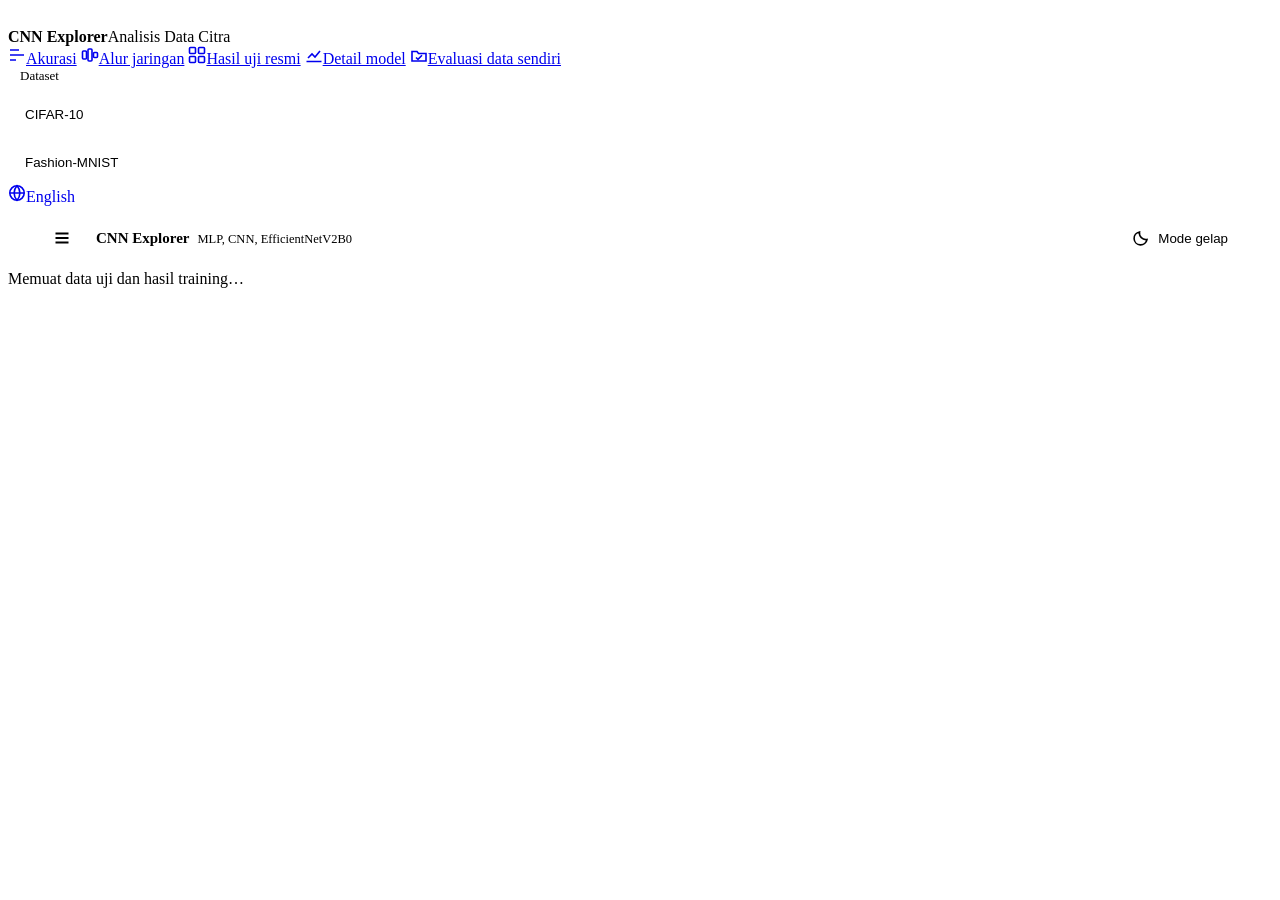
<file: dashboard/src/body.html>
<style>
/* picker: dataset -> model -> optimizer, with the selected result as the focal number */
.pick{padding:20px 22px;display:grid;grid-template-columns:minmax(0,1fr) 260px;gap:28px;align-items:start}
.pick-row{display:grid;grid-template-columns:84px minmax(0,1fr);gap:12px;align-items:start}
.pick-row + .pick-row{margin-top:14px}
.pick-row > .lbl{font-size:13px;color:var(--muted);padding-top:12px;font-weight:500}
.optlist{display:flex;flex-wrap:wrap;gap:6px}
.optbtn{border:1px solid var(--line);background:var(--surface);border-radius:var(--r-chip);padding:7px 12px;min-height:44px;cursor:pointer;font-weight:500;display:flex;flex-direction:column;align-items:flex-start;gap:0;min-width:92px;text-align:left}
.optbtn small{font-size:12px;color:var(--muted);font-weight:400}
.optbtn:hover{border-color:var(--accent)}
.optbtn[aria-pressed="true"]{background:var(--accent);border-color:var(--accent);color:#fff}
.optbtn[aria-pressed="true"] small{color:rgba(255,255,255,.85)}
:root[data-theme="dark"] .optbtn[aria-pressed="true"]{color:#0A1222}
:root[data-theme="dark"] .optbtn[aria-pressed="true"] small{color:rgba(10,18,34,.8)}
.optmsg{font-size:13px;color:var(--muted);margin-top:10px;min-height:20px}
.optmsg.err{color:var(--bad)}
.optmsg:empty{min-height:0;margin:0}
.score{border-left:1px solid var(--line);padding-left:28px;display:flex;flex-direction:column;gap:2px;min-height:100%}
.score .who{font-size:14px;font-weight:600}
.score .num{font-size:48px;font-weight:700;letter-spacing:-.03em;line-height:1.05;margin-top:10px}
.score .cap{font-size:13px;color:var(--muted)}
.score .rk{margin-top:14px;font-size:15px}
.score .rk b{font-size:22px}
/* ranking: every trained configuration on one scale from 0 */
.rankp{padding:18px 22px;margin-top:16px}
.rankp h2{font-size:16px;margin-bottom:10px}
.rank{display:flex;flex-direction:column;gap:2px}
.rank button{display:grid;grid-template-columns:28px minmax(150px,220px) minmax(0,1fr) 64px;gap:12px;align-items:center;border:0;background:none;padding:3px 6px;margin:0 -6px;border-radius:6px;cursor:pointer;text-align:left;font-size:13px;min-height:30px}
.rank button:hover{background:var(--sunken)}
.rank .n{color:var(--muted);text-align:right}
.rank .who b{font-weight:600;margin-right:6px}
.rank .bar{height:10px;background:var(--sunken);border-radius:5px;overflow:hidden}
.rank .bar i{display:block;height:100%;background:var(--link);border-radius:5px}
.rank .same .bar i{background:var(--muted);opacity:.55}
.rank button[aria-pressed="true"]{background:var(--accent-soft)}
.rank button[aria-pressed="true"] .bar i{background:var(--accent);opacity:1}
.rank button[aria-pressed="true"] .who,.rank button[aria-pressed="true"] em{font-weight:700}
.rank em{font-style:normal;text-align:right}
.rank-note{font-size:13px;color:var(--muted);margin-top:12px;max-width:90ch}
.drop-zone{position:fixed;inset:12px;z-index:60;border:3px dashed var(--accent);border-radius:var(--r-panel);background:rgba(37,99,235,.10);display:grid;place-items:center;pointer-events:none}
.drop-zone p{background:var(--surface);color:var(--ink);font-size:18px;font-weight:600;padding:14px 22px;border-radius:var(--r-tile);box-shadow:var(--shadow)}
.flow.mlp{grid-template-columns:repeat(5,auto);min-width:860px}
.flow-wrap.busy .flow{opacity:.35;transition:opacity .15s}
.eff-pred{margin-top:12px;box-shadow:var(--shadow)}
.eff-body{display:grid;grid-template-columns:auto minmax(0,460px);justify-content:start;gap:40px;align-items:center;padding:20px 22px}
.eff-img canvas{width:160px;height:160px;image-rendering:pixelated;border-radius:var(--r-tile);border:1px solid var(--line);display:block;background:var(--sunken)}
.eff-pred .out-row{grid-template-columns:96px 1fr 52px}
.eff-pred.busy .eff-body{opacity:.4}
.eff-note{font-size:13px;color:var(--muted);padding:0 22px 16px;max-width:90ch}
.eff-note.err{color:var(--bad)}
@media (max-width:620px){.eff-body{grid-template-columns:1fr;gap:16px;padding:16px}.eff-img canvas{width:120px;height:120px}}
.compare{margin-top:16px;padding:18px}
.compare .c-head{display:flex;justify-content:space-between;align-items:center;gap:12px;flex-wrap:wrap}
.compare h3{font-size:16px}
.compare p.note{font-size:13px;color:var(--muted);margin-top:4px}
.compare p.note:empty{display:none}
.crows:empty{display:none}
.crows{display:grid;grid-template-columns:repeat(auto-fill,minmax(210px,1fr));gap:8px;margin-top:14px}
.crow{border:1px solid var(--line);border-radius:var(--r-tile);background:var(--surface);padding:10px 12px;text-align:left;cursor:pointer;display:flex;flex-direction:column;gap:6px}
.crow:hover{border-color:var(--accent)}
.crow[aria-pressed="true"]{border-color:var(--accent);box-shadow:inset 0 0 0 1px var(--accent)}
.crow .r1{display:flex;justify-content:space-between;align-items:center;gap:8px}
.crow b{font-size:14px}
.crow span.p{font-size:13px;color:var(--muted)}
.crow span.p strong{color:var(--ink);font-weight:600}
.check{display:inline-flex;align-items:center;gap:8px;font-size:13px;color:var(--ink);min-height:36px;cursor:pointer}
.check input{width:18px;height:18px;accent-color:var(--accent)}
.card .vs{font-size:12px;color:var(--muted);display:flex;gap:6px;align-items:center;flex-wrap:wrap;border-top:1px dashed var(--line);padding-top:7px}
.card .vs .tab{font-size:11px;padding:1px 6px}
div.card{cursor:default}
div.card:hover{border-color:var(--line)}
.sid{font-size:11px;color:var(--muted)}
tr.sel th,tr.sel td{background:var(--accent-soft)}
tr.sel th{color:var(--accent)}
tr.click{cursor:pointer}
tr.click:hover th,tr.click:hover td{background:var(--sunken)}
tr.sel:hover th,tr.sel:hover td{background:var(--accent-soft)}
tr.grp.sel td{color:var(--accent);font-weight:600}
.optrow-btn{all:unset;cursor:pointer;font-weight:600}
.optrow-btn:focus-visible{outline:2px solid var(--accent);outline-offset:2px;border-radius:3px}
.curves2{display:grid;grid-template-columns:1fr 1fr;gap:14px}
.curves2 svg{width:100%;height:auto;display:block}
.curves2 text{fill:var(--muted);font-size:10px}
.okey{display:flex;flex-wrap:wrap;gap:6px;margin-top:10px}
.okey button{border:1px solid var(--line);background:var(--surface);border-radius:var(--r-chip);padding:5px 9px;font-size:12px;cursor:pointer;min-height:32px;display:inline-flex;align-items:center;gap:6px}
.okey button i{width:14px;height:0;border-top:2px solid var(--link)}
.okey button[aria-pressed="true"]{border-color:var(--accent);color:var(--accent);font-weight:600}
.okey button[aria-pressed="true"] i{border-top:3px solid var(--accent)}
.okey button:hover{border-color:var(--accent)}
.lang-btn{text-decoration:none}
.tab{white-space:nowrap;flex:none}
.lang-short{display:none;font-weight:600}
.rail-ds{display:flex;flex-direction:column;gap:8px;padding:0 4px}
.rail-ds p{font-size:13px;color:var(--rail-muted);margin:0 8px}
.rail-ds-btns{display:flex;flex-direction:column;gap:4px}
.rail-ds-btns button{background:transparent;border:1px solid rgba(255,255,255,.16);color:var(--rail-ink);border-radius:var(--r-tile);padding:9px 12px;min-height:44px;text-align:left;cursor:pointer;font-weight:500}
.rail-ds-btns button:hover{background:rgba(255,255,255,.07)}
.rail-ds-btns button[aria-pressed="true"]{background:rgba(255,255,255,.14);border-color:rgba(255,255,255,.4)}
#invWrap{margin-top:2px}
#selB{max-width:100%;min-width:0}
#fAgree{flex-wrap:wrap;max-width:100%}
.pcls button span:first-child{overflow:hidden;text-overflow:ellipsis;white-space:nowrap}
.cm thead th{white-space:nowrap;height:84px}
.brand{position:relative}
.brand-text{min-width:0}
[hidden]{display:none!important}
/* header: menu (left) and theme (right) stay reachable whatever the sidebar does */
.topbar{position:sticky;top:0;z-index:20;display:flex;align-items:center;gap:12px;padding:10px 32px;background:var(--canvas);border-bottom:1px solid var(--line)}
.topbar-title{font-weight:600;font-size:15px;flex:1;min-width:0;overflow:hidden;text-overflow:ellipsis;white-space:nowrap}
.topbar-title small{font-weight:400;color:var(--muted);margin-left:8px}
.menu-btn,.theme-toggle{border:1px solid var(--line);background:var(--surface);border-radius:var(--r-tile);min-height:44px;cursor:pointer;display:inline-flex;align-items:center;gap:8px}
.menu-btn{width:44px;justify-content:center}
.theme-toggle{padding:0 12px;font-weight:500}
.menu-btn:hover,.theme-toggle:hover{border-color:var(--accent)}
.theme-toggle[aria-pressed="true"]{background:var(--accent-soft);border-color:var(--accent)}
.theme-toggle .sun{display:none}.theme-toggle[aria-pressed="true"] .sun{display:block}.theme-toggle[aria-pressed="true"] .moon{display:none}
.rail-close{display:none;background:transparent;border:1px solid rgba(255,255,255,.18);color:var(--rail-ink);border-radius:var(--r-tile);width:44px;height:44px;place-items:center;cursor:pointer;margin-left:auto;flex:none}
.rail-close:hover{background:rgba(255,255,255,.1)}
.scrim{position:fixed;inset:0;background:rgba(5,10,20,.5);z-index:40}
.app.rail-closed{grid-template-columns:minmax(0,1fr)}
.app.rail-closed .rail{display:none}
.main-col{min-width:0;display:flex;flex-direction:column}
main section{scroll-margin-top:76px}
@media (max-width:1100px){.pick{grid-template-columns:1fr}.score{border-left:0;border-top:1px solid var(--line);padding:18px 0 0}}
@media (max-width:860px){
  .optbtn{min-width:0}.curves2{grid-template-columns:1fr}
  .pick{padding:16px}.pick-row{grid-template-columns:1fr;gap:6px}.pick-row > .lbl{padding-top:0}
  .rankp{padding:16px}
  .rank button{grid-template-columns:22px minmax(0,1fr) 58px;gap:4px 10px}
  .rank .bar{grid-column:2/4;grid-row:2}
  .topbar{padding:8px 16px}
  .topbar-title small{display:none}
  .rail-close{display:grid}
  .app .rail{position:fixed;inset:0 auto 0 0;z-index:50;width:min(300px,86vw);height:100dvh;overflow-y:auto;transform:translateX(-105%);transition:transform .2s ease;visibility:hidden}
  .app.drawer-open .rail{transform:none;visibility:visible}
}
@media (max-width:860px) and (prefers-reduced-motion:reduce){.app .rail{transition:none}}
@media (max-width:480px){.theme-toggle{width:44px;padding:0;justify-content:center}.theme-toggle span{position:absolute;width:1px;height:1px;overflow:hidden;clip:rect(0 0 0 0);white-space:nowrap}.score .num{font-size:40px}}
</style>
</head>
<body>
<div class="app">
  <aside class="rail" id="sidebar" aria-label="Menu samping">
    <div class="brand">
      <div class="brand-mark" aria-hidden="true">
        <svg width="20" height="20" viewBox="0 0 20 20"><rect x="1" y="1" width="8" height="8" rx="1.5" fill="#fff"/><rect x="11" y="1" width="8" height="8" rx="1.5" fill="#fff" opacity=".6"/><rect x="1" y="11" width="8" height="8" rx="1.5" fill="#fff" opacity=".6"/><rect x="11" y="11" width="8" height="8" rx="1.5" fill="#fff" opacity=".3"/></svg>
      </div>
      <div class="brand-text"><b>CNN Explorer</b><span>Analisis Data Citra</span></div>
      <button class="rail-close" id="railClose" type="button" aria-label="Tutup menu samping" title="Tutup menu samping"><svg width="16" height="16" viewBox="0 0 16 16" stroke="currentColor" stroke-width="1.8" aria-hidden="true"><path d="M3 3l10 10M13 3L3 13"/></svg></button>
    </div>
    <nav class="nav" id="railNav" aria-label="Bagian halaman">
      <a href="#akurasi" class="on"><svg width="18" height="18" viewBox="0 0 18 18" fill="none" stroke="currentColor" stroke-width="1.6"><path d="M2 4h9M2 9h14M2 14h6"/></svg><span class="lbl">Akurasi</span></a>
      <a href="#alur"><svg width="18" height="18" viewBox="0 0 18 18" fill="none" stroke="currentColor" stroke-width="1.6"><rect x="1.5" y="5" width="4" height="8" rx="1"/><rect x="7" y="3" width="4" height="12" rx="1"/><rect x="12.5" y="6.5" width="4" height="5" rx="1"/></svg><span class="lbl">Alur jaringan</span></a>
      <a href="#hasil"><svg width="18" height="18" viewBox="0 0 18 18" fill="none" stroke="currentColor" stroke-width="1.6"><rect x="1.5" y="1.5" width="6" height="6" rx="1"/><rect x="10.5" y="1.5" width="6" height="6" rx="1"/><rect x="1.5" y="10.5" width="6" height="6" rx="1"/><rect x="10.5" y="10.5" width="6" height="6" rx="1"/></svg><span class="lbl">Hasil uji resmi</span></a>
      <a href="#training"><svg width="18" height="18" viewBox="0 0 18 18" fill="none" stroke="currentColor" stroke-width="1.6"><path d="M1.5 15.5h15M3 12l4-4 3 3 5-6"/></svg><span class="lbl">Detail model</span></a>
      <a href="#evaluasi"><svg width="18" height="18" viewBox="0 0 18 18" fill="none" stroke="currentColor" stroke-width="1.6"><path d="M2 5.5h5l1.5 2H16v7.5H2z"/><path d="M6 11.5l2 1.8 4-4"/></svg><span class="lbl">Evaluasi data sendiri</span></a>
    </nav>
    <div class="rail-ds">
      <p id="lblDsRail">Dataset</p>
      <div class="rail-ds-btns" role="group" aria-labelledby="lblDsRail">
        <button type="button" data-ds="cifar10" aria-pressed="true">CIFAR-10</button>
        <button type="button" data-ds="fashion" aria-pressed="false">Fashion-MNIST</button>
      </div>
    </div>
    <div class="rail-foot">
      <a class="theme-btn lang-btn" href="index.html" lang="en" hreflang="en"><svg width="18" height="18" viewBox="0 0 18 18" fill="none" stroke="currentColor" stroke-width="1.6" aria-hidden="true"><circle cx="9" cy="9" r="7.2"/><path d="M1.8 9h14.4M9 1.8c2 2.2 2.9 4.6 2.9 7.2S11 14 9 16.2C7 14 6.1 11.6 6.1 9S7 4 9 1.8Z"/></svg><span>English</span><b class="lang-short">EN</b></a>
    </div>
  </aside>

  <div class="main-col">
  <header class="topbar" id="topbar">
    <button class="menu-btn" id="menuBtn" type="button" aria-controls="sidebar" aria-expanded="true" aria-label="Tutup menu samping" title="Tutup menu samping"><svg width="18" height="18" viewBox="0 0 18 18" fill="none" stroke="currentColor" stroke-width="1.8" aria-hidden="true"><path d="M2.5 4.5h13M2.5 9h13M2.5 13.5h13"/></svg></button>
    <span class="topbar-title">CNN Explorer<small>MLP, CNN, EfficientNetV2B0</small></span>
    <button class="theme-toggle" id="themeBtn" type="button" aria-pressed="false"><svg class="moon" width="18" height="18" viewBox="0 0 18 18" fill="none" stroke="currentColor" stroke-width="1.6" aria-hidden="true"><path d="M15 10.5A6.5 6.5 0 0 1 7.5 3a6.5 6.5 0 1 0 7.5 7.5Z"/></svg><svg class="sun" width="18" height="18" viewBox="0 0 18 18" fill="none" stroke="currentColor" stroke-width="1.6" aria-hidden="true"><circle cx="9" cy="9" r="3.2"/><path d="M9 1.5v2M9 14.5v2M1.5 9h2M14.5 9h2M3.7 3.7l1.4 1.4M12.9 12.9l1.4 1.4M3.7 14.3l1.4-1.4M12.9 5.1l1.4-1.4"/></svg><span id="themeLbl">Mode gelap</span></button>
  </header>
  <main id="main">
    <div id="boot" class="loading" role="status">Memuat data uji dan hasil training…</div>

    <section id="akurasi" hidden>
      <div class="top"><h1 id="pageTitle"></h1></div>
      <div class="panel pick" style="margin-top:16px">
        <div>
          <div class="pick-row">
            <span class="lbl" id="lblDs">Dataset</span>
            <div class="optlist" role="group" aria-labelledby="lblDs">
              <button type="button" class="optbtn" data-ds="cifar10" aria-pressed="true"><span>CIFAR-10</span><small>32 × 32 berwarna</small></button>
              <button type="button" class="optbtn" data-ds="fashion" aria-pressed="false"><span>Fashion-MNIST</span><small>28 × 28 grayscale</small></button>
            </div>
          </div>
          <div class="pick-row">
            <span class="lbl" id="lblModel">Model</span>
            <div class="optlist" role="group" aria-labelledby="lblModel" id="modelList"></div>
          </div>
          <div class="pick-row">
            <span class="lbl" id="lblOpt">Optimizer</span>
            <div class="optlist" role="group" aria-labelledby="lblOpt" id="optList"></div>
          </div>
          <p class="optmsg" id="optMsg" aria-live="polite"></p>
        </div>
        <div class="score" id="score" aria-live="polite"></div>
      </div>
      <div class="panel rankp">
        <h2>Peringkat akurasi uji</h2>
        <div class="rank" id="rank" role="group" aria-label="Peringkat akurasi uji"></div>
        <p class="rank-note" id="rankNote"></p>
      </div>
    </section>

    <section id="alur" hidden>
      <div class="sec-head"><h2 id="heroTitle">Bagaimana CNN membaca gambar 32 × 32</h2></div>
      <div id="flowArea">
        <div class="panel" id="inPanel"></div>

        <div class="panel eff-pred" id="effPanel" hidden>
          <div class="flow-bar"><div class="verdict-line" id="effVerdict" aria-live="polite"></div></div>
          <div class="eff-body">
            <div class="eff-img"><canvas id="effImg"></canvas></div>
            <div class="out" id="effOut"></div>
          </div>
          <p class="eff-note" id="effNote"></p>
        </div>
        <div id="cnnArea">
        <div class="panel flow-wrap" id="flowWrap" style="margin-top:12px">
          <div class="flow-bar">
            <div class="verdict-line" id="verdict" aria-live="polite"></div>
            <div class="seg" id="chSeg" role="group" aria-label="Channel yang ditampilkan">
              <button type="button" data-ch="top" aria-pressed="true">8 paling aktif</button>
              <button type="button" data-ch="first" aria-pressed="false">Channel #0 sampai #7</button>
            </div>
          </div>
          <div class="flow-scroll"><div class="flow" id="flow"></div></div>
          <div class="legend"><span>Aktivasi rendah</span><span class="ramp" id="ramp"></span><span>tinggi (skala per kolom). Klik peta untuk melihat detailnya.</span></div>
        </div>

        <div class="panel detail" id="detail" hidden aria-live="polite"></div>

        <div class="panel compare">
          <div class="c-head">
            <div>
              <h3>Gambar ini menurut kedelapan optimizer</h3>
              <p class="note" id="cmpNote"></p>
            </div>
            <button class="btn" type="button" id="cmpBtn">Bandingkan semua optimizer</button>
          </div>
          <div class="crows" id="crows" aria-live="polite"></div>
        </div>
        </div>
      </div>
    </section>

    <section id="hasil" hidden>
      <div class="sec-head"><h2>Hasil pada data uji</h2></div>
      <div class="panel">
        <div class="controls">
          <div class="ctrl-row">
            <label class="lbl" for="selB">Bandingkan dengan</label>
            <select id="selB"></select>
          </div>
          <div class="ctrl-row">
            <span class="lbl" id="lblStatus">Status</span>
            <div class="seg" role="group" aria-labelledby="lblStatus" id="fStatus">
              <button type="button" data-v="all" aria-pressed="true">Semua</button>
              <button type="button" data-v="ok" aria-pressed="false">Cocok</button>
              <button type="button" data-v="bad" aria-pressed="false">Tidak cocok</button>
            </div>
            <label for="fSort" style="min-width:auto;margin-left:auto">Urutkan</label>
            <select id="fSort">
              <option value="hi">Keyakinan tertinggi</option>
              <option value="lo">Keyakinan terendah</option>
              <option value="idx">Indeks citra</option>
            </select>
          </div>
          <div class="ctrl-row">
            <span class="lbl" id="lblKelas">Kelas asli</span>
            <div class="chips" role="group" aria-labelledby="lblKelas" id="fClass"></div>
          </div>
          <div class="ctrl-row" id="agreeRow" hidden>
            <span class="lbl" id="lblAgree">Kedua model</span>
            <div class="seg" role="group" aria-labelledby="lblAgree" id="fAgree">
              <button type="button" data-v="all" aria-pressed="true">Semua</button>
              <button type="button" data-v="both" aria-pressed="false">Keduanya benar</button>
              <button type="button" data-v="onlyA" aria-pressed="false">Hanya terpilih benar</button>
              <button type="button" data-v="onlyB" aria-pressed="false">Hanya pembanding benar</button>
              <button type="button" data-v="none" aria-pressed="false">Keduanya salah</button>
            </div>
          </div>
        </div>
        <div class="summary" id="summary" aria-live="polite"></div>
        <div class="grid" id="grid"></div>
        <div class="more" id="more"></div>
      </div>
    </section>

    <section id="training" hidden>
      <div class="sec-head"><h2 id="detTitle">Detail model</h2></div>
      <div class="train-grid">
        <div class="panel span-12">
          <h3 id="runTitle">Kurva training</h3>
          <div class="curves2" id="runCurves"></div>
        </div>
        <div class="panel span-5">
          <h3 id="pclsTitle">Akurasi per kelas</h3>
          <div class="pcls" id="pcls"></div>
        </div>
        <div class="panel span-7">
          <h3 id="cmTitle">Confusion matrix</h3>
          <p class="note">Baris kelas asli, kolom kelas prediksi. Klik sel di luar diagonal untuk melihat contohnya.</p>
          <div class="cm-scroll" id="cm"></div>
        </div>
        <div class="panel span-12">
          <h3 id="optTitle">Ringkasan per optimizer</h3>
          <div style="overflow-x:auto"><table id="optTable"></table></div>
          <p class="note" id="optNote" style="margin:10px 0 0"></p>
        </div>
        <div class="panel span-12">
          <h3 id="curvesTitle">Kurva validasi per epoch</h3>
          <div class="curves2" id="curves"></div>
          <div class="okey" id="okey" role="group" aria-label="Pilih optimizer di grafik"></div>
        </div>
        <div class="panel span-12">
          <h3>MLP vs CNN vs EfficientNetV2B0</h3>
          <p class="note" id="mvcNote"></p>
          <div style="overflow-x:auto"><table id="cmpTable" style="max-width:760px"></table></div>
        </div>
      </div>
    </section>
    <section id="evaluasi" hidden></section>
  </main>
  </div>
  <div class="scrim" id="scrim" hidden></div>
  <div class="drop-zone" id="dropZone" hidden aria-hidden="true"><p>Lepaskan gambar di mana saja untuk diperiksa</p></div>
</div>
</file>
